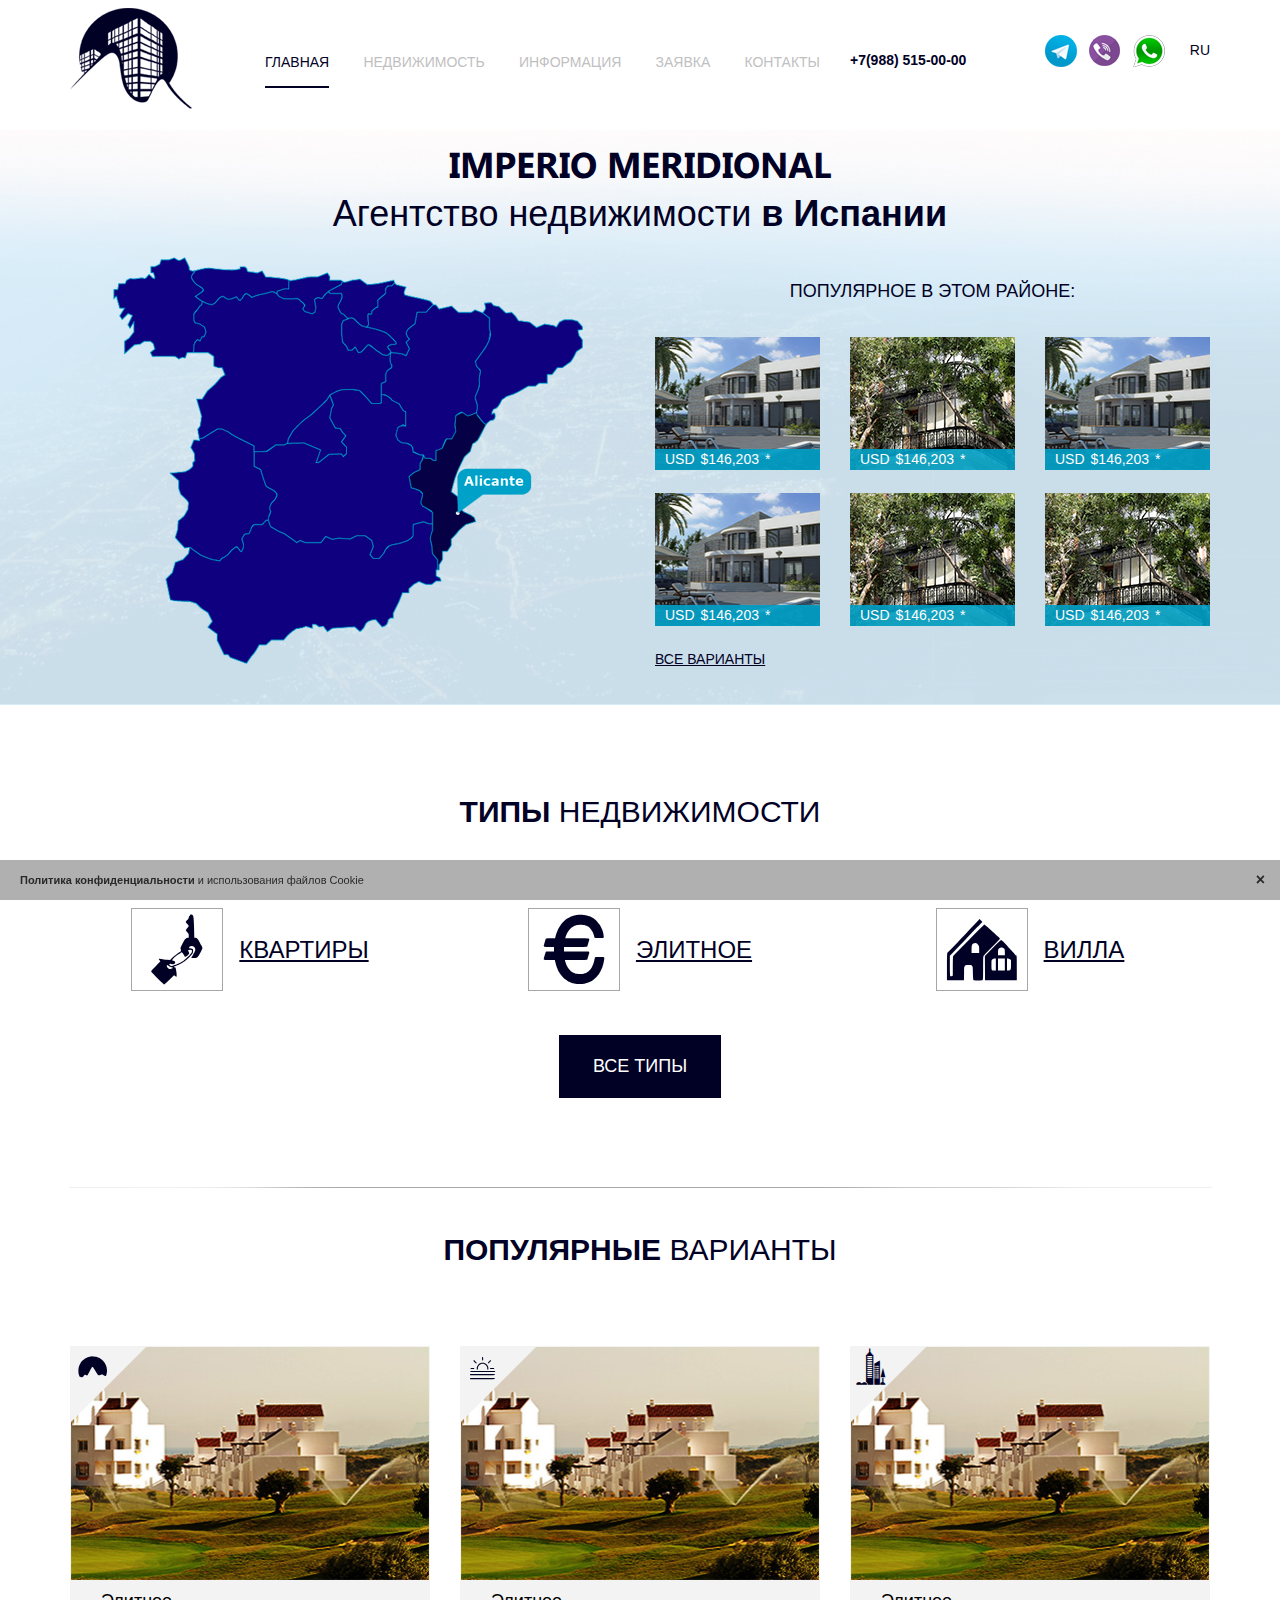
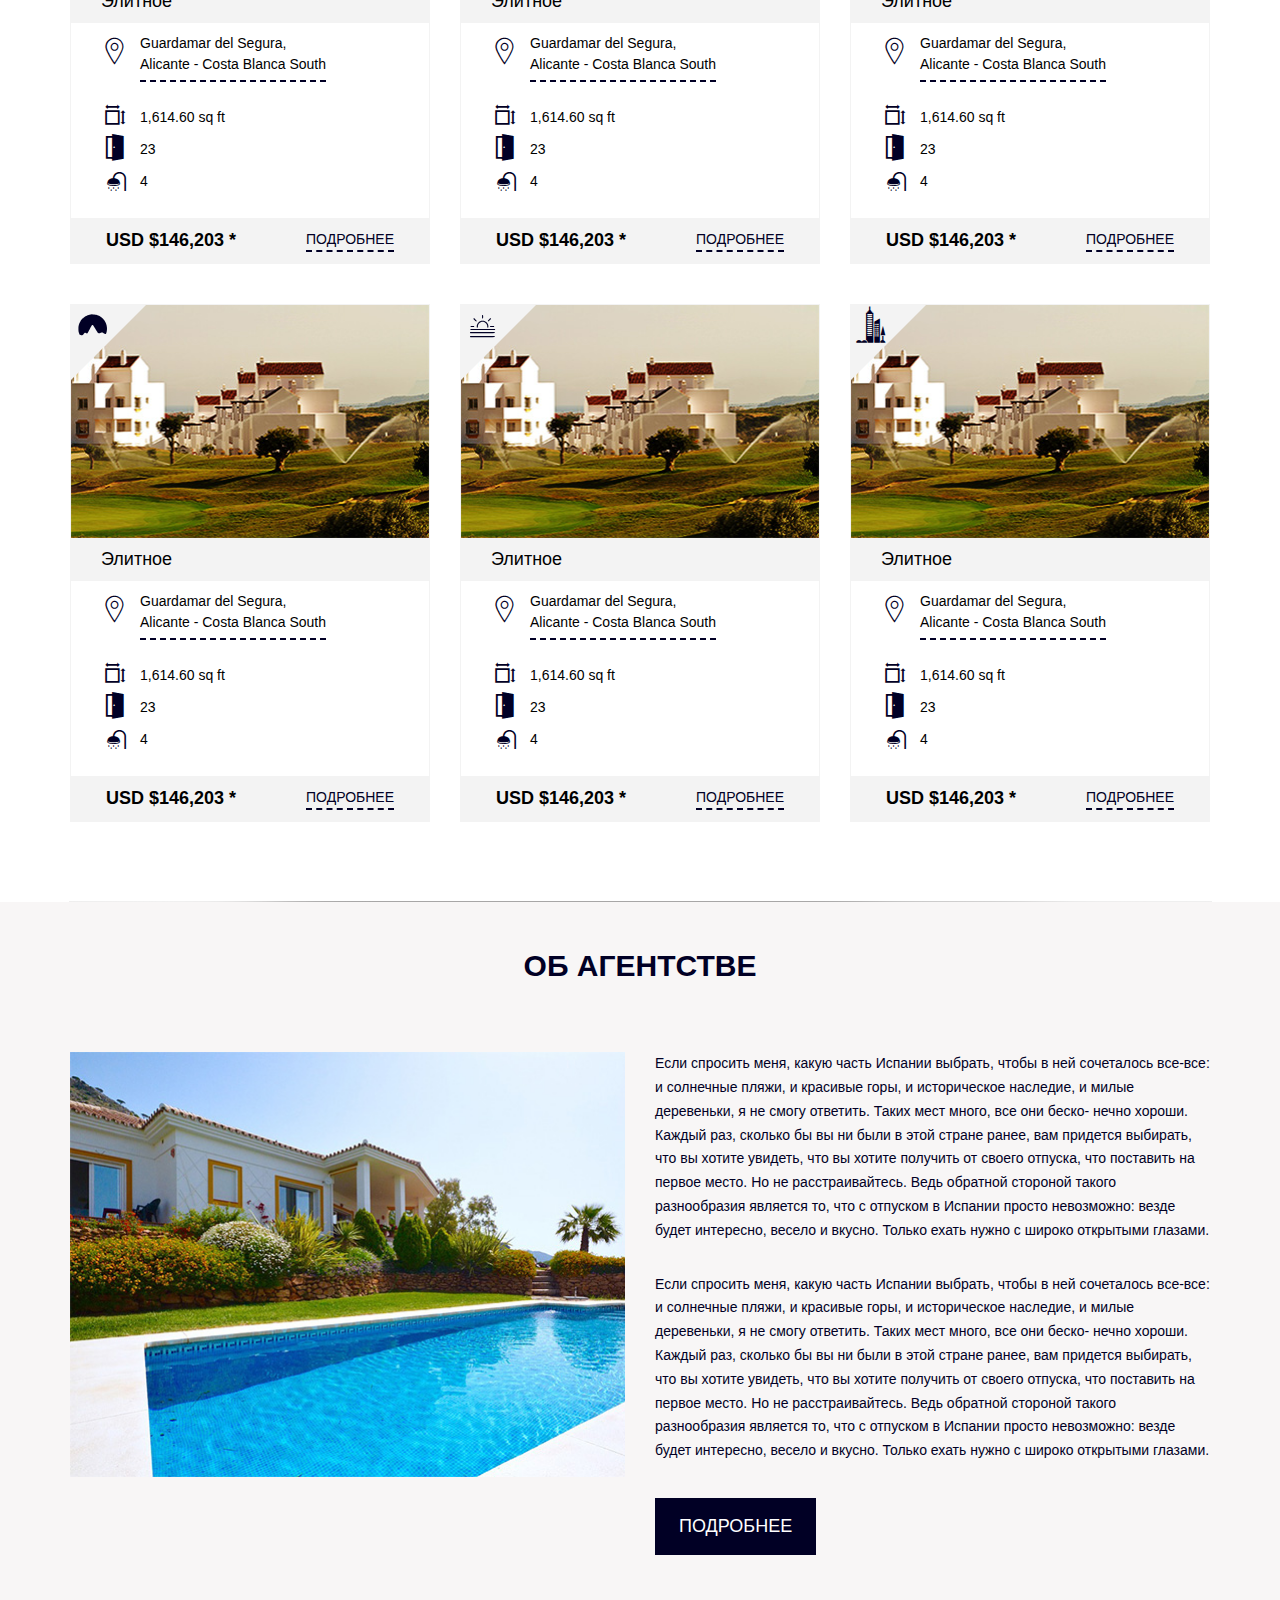
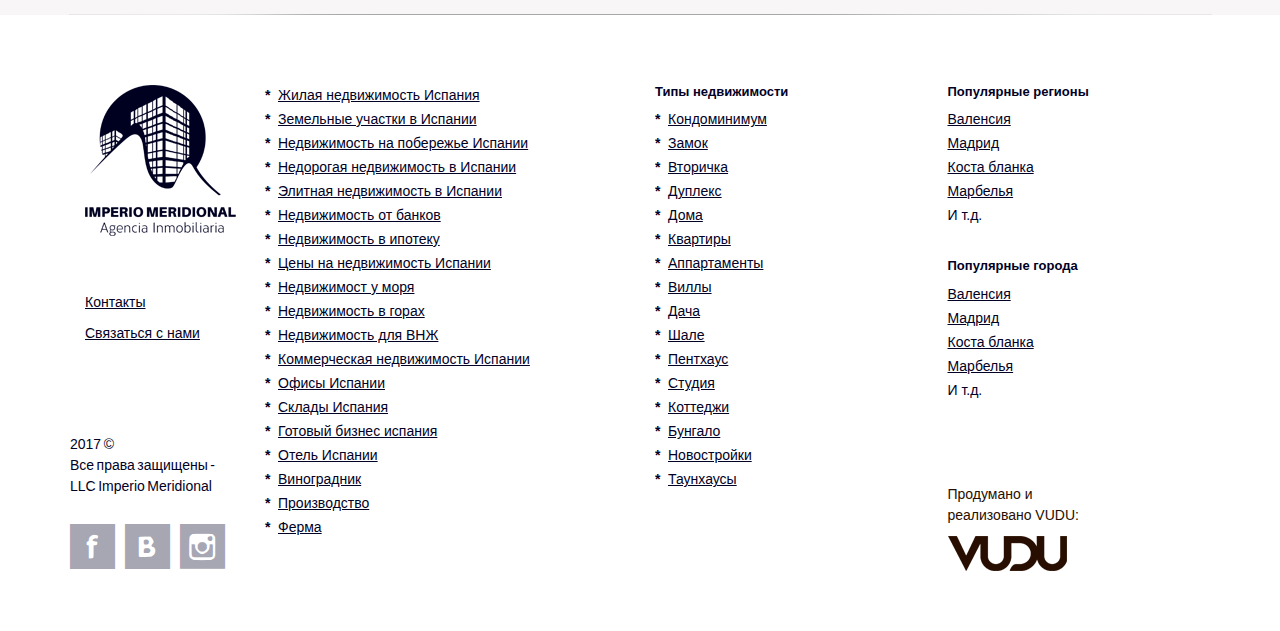
<file: index.html>
<!DOCTYPE html>
<html lang="en">
<head>
	<meta charset="UTF-8">
	<meta name="viewport" content="width=device-width, initial-scale=1.0">
	<meta http-equiv="X-UA-Compatible" content="ie=edge">
	<title>Document</title>
	<link rel="stylesheet" href="css/bootstrap.min.css">
	<!--calendar -->
	<link rel="stylesheet" href="css/bootstrap-datepicker.css">
	
	<link rel="stylesheet" href="css/main.css">

	<!--[if lt IE 9]>
      <script src="https://oss.maxcdn.com/html5shiv/3.7.2/html5shiv.min.js"></script>
      <script src="https://oss.maxcdn.com/respond/1.4.2/respond.min.js"></script>
    <![endif]-->
</head>
<body>
	<div class="wrapper">
		<header class="header">
			<div class="container">
					<div class="row">
						<div class="col-md-2 col-sm-2 col-xs-2 ">
							<div class="header_logo">
								<a href="#">
									<img src="images/logo.png" alt="logo">
									<span>IMPERIO MERIDIONAL</span>
								</a>
							</div>
						</div>
						<div class="col-md-6 col-md-offset-0 col-sm-3 col-sm-offset-7 col-xs-3 col-xs-offset-7">
							<div class="header_navbar_block">
								<div class="header_navbar">
									<button type="button" class="navbar-toggle">
						        <span class="icon-bar"></span>
						        <span class="icon-bar"></span>
						        <span class="icon-bar"></span>
						      </button>
									 <ul class="header_nav">
										  <li class="active"><a href="#">Главная</a></li>
										   <li><a href="#">Недвижимость</a></li>
										  <li><a href="#">Информация</a></li>
										  <li><span class="header_subscribe">Заявка</span></li>
										  <li><a href="#">Контакты</a></li>
										</ul>
								</div>
						</div>
						</div>
						<div class="col-md-2 header_contacts">
								<span class="phone">
									+7(988) 515-00-00
								</span>
						</div>
						<div class="col-md-2 header_icon">
								<ul class="header_icon_block">
									<li><a class="bg-tg" href="">Telegram</a></li>
									<li><a class="bg-v" href="">Viber</a></li>
									<li><a class="bg-wu" href="">Watsup</a></li>
								</ul>
								<div class="dropdown">
					        <a class="dropdown-toggle" data-toggle="dropdown" href="#">RU</a>
					        <ul class="dropdown-menu">
					          <li><a href="#"><i class="bg-esp"></i>Esp</a></li>
					          <li><a href="#"><i class="bg-us"></i>Eng</a></li>
					           <li><a href="#"><i class="bg-ru"></i>RU</a></li>
					        </ul>
								</div>
						</div>
					</div>
					</div>
		</header>

		<main class="main">
			<div class="promo_map">
				<div class="promo_map_header">
					<div class="container">
						<div class="row">
							<div class="col-md-12 col-sm-12 col-xs-12">
								<h1>
									<em>Imperio Meridional</em> 
									<span>
										Агентство недвижимости <strong>в Испании</strong>
									</span>
								</h1>
							</div>
						</div>
							<div class="row">
							<div class="col-md-6 col-sm-12 col-xs-12">
								<div class="map_block">
										<img src="images/map.png" alt="">
								</div>
							</div>
							<div class="col-md-6 col-sm-12 col-xs-12">
								<div class="map_product">
										<h3>Популярное в этом районе:</h3>
										<div class="map_product_block">
											<div class="row">
												<div class="col-md-4 col-sm-4 col-xs-4">
													<div class="map_product_block_item">
															<img src="images/prod1.jpg" alt="">
															<div class="map_product_block_item_price">
																<span class="currency">usd</span>
																<span class="price"><span class="symbol">$</span>146,203</span>
																<span class="bookmark">*</span>
															</div>
													</div>
													<div class="map_product_block_item">
															<img src="images/prod1.jpg" alt="">
															<div class="map_product_block_item_price">
																<span class="currency">usd</span>
																<span class="price"><span class="symbol">$</span>146,203</span>
																<span class="bookmark">*</span>
															</div>
													</div>
												</div>
												<div class="col-md-4 col-sm-4 col-xs-4">
													<div class="map_product_block_item">
															<img src="images/prod2.jpg" alt="">
															<div class="map_product_block_item_price">
																<span class="currency">usd</span>
																<span class="price"><span class="symbol">$</span>146,203</span>
																<span class="bookmark">*</span>
															</div>
													</div>
													<div class="map_product_block_item">
															<img src="images/prod2.jpg" alt="">
															<div class="map_product_block_item_price">
																<span class="currency">usd</span>
																<span class="price"><span class="symbol">$</span>146,203</span>
																<span class="bookmark">*</span>
															</div>
													</div>
												</div>
												<div class="col-md-4 col-sm-4 col-xs-4">
													<div class="map_product_block_item">
															<img src="images/prod1.jpg" alt="">
															<div class="map_product_block_item_price">
																<span class="currency">usd</span>
																<span class="price"><span class="symbol">$</span>146,203</span>
																<span class="bookmark">*</span>
															</div>
													</div>
													<div class="map_product_block_item">
															<img src="images/prod2.jpg" alt="">
															<div class="map_product_block_item_price">
																<span class="currency">usd</span>
																<span class="price"><span class="symbol">$</span>146,203</span>
																<span class="bookmark">*</span>
															</div>
													</div>
												</div>
											</div>
										</div>
										<a href="">Все варианты</a>
								</div>
							</div>
					</div>
				</div>
			</div>	
			</div>
			<div class="features_main">
				<div class="features_main_header">
					<div class="container">
						<div class="row">
							<div class="col-md-12 col-sm-12 col-xs-12">
								<h4><strong>Типы</strong> недвижимости</h4>
							</div>
						</div>
					</div>
				</div>
				<div class="features_main_items">
					<div class="container">
						<div class="row">
							<div class="col-md-4 col-sm-4 col-xs-4">
								<div class="features_main_items_block">
								<span><i class="icon-cXu7AR3rfw"></i></span>
								<a class="features_main_item" href="">Квартиры</a>
								</div>
							</div>
							<div class="col-md-4 col-sm-4 col-xs-4">
									<div class="features_main_items_block">
								<span><i class="icon-LhMNypjf9s"></i></span>
								<a class="features_main_item" href="">Элитное</a>
							</div>
							</div>
							<div class="col-md-4 col-sm-4 col-xs-4">
									<div class="features_main_items_block">
								<span><i class="icon-thxulzOVbU"></i></span>
								<a class="features_main_item" href="">Вилла</a>
							</div>
							</div>
						</div>
					</div>
				</div>
				<div class="features_main_link">
					<div class="container">
						<div class="row">
							<div class="col-md-12 col-sm-12 col-xs-12">
								<a href="">Все типы</a>
							</div>
						</div>
					</div>
				</div>
			</div>
				<div class="popular_main">
					<div class="popular_main_header">
					<div class="container">
						<div class="row">
							<div class="col-md-12 col-sm-12 col-xs-12">
								<h4><strong>Популярные </strong> варианты</h4>
							</div>
						</div>
					</div>
				</div>
				<div class="popular_main_items">
					<div class="container">
						<div class="row">
							<div class="col-md-4 col-sm-6 col-xs-12">
								<div class="popular_main_item_block">
									<div class="popular_main_item_block_img">
										<i class="icon-HKTUnlT9sr"></i>
										<img src="images/popular.jpg" alt="">
									</div>
									<div class="popular_main_item_block_type">
										<span>Элитное </span>
									</div>
									<ul class="popular_main_item_block_desk">
										<li class="location">
											<span class="icon"><i class="icon-WAqf3x8n3I"></i></span>
											<span class="desk black">Guardamar del Segura, <br> Alicante - Costa Blanca South </span>
										</li>
										<li>
											<span class="icon"><i class="icon-ArBukpLo"></i></span>
											<span class="black">1,614.60 sq ft </span>
										</li>
										<li>
											<span class="icon"><i class="icon-r8COw2Ahsn"></i></span>
											<span class="black">23 </span>
										</li>
										<li>
											<span class="icon"><i class="icon-vyKaH0adjA"></i></span>
											<span class="black">4 </span>
										</li>
									</ul>
									<div class="popular_main_item_block_price">
										<div class="price_block">
										<span class="currency">usd</span>
																<span class="price"><span class="symbol">$</span>146,203</span>
																<span class="bookmark">*</span>
											</div>
											<a href="">Подробнее</a>
									</div>
								</div>
																<div class="popular_main_item_block">
									<div class="popular_main_item_block_img">
										<i class="icon-HKTUnlT9sr"></i>
										<img src="images/popular.jpg" alt="">
									</div>
									<div class="popular_main_item_block_type">
										<span>Элитное </span>
									</div>
									<ul class="popular_main_item_block_desk">
										<li class="location">
											<span class="icon"><i class="icon-WAqf3x8n3I"></i></span>
											<span class="desk black">Guardamar del Segura, <br> Alicante - Costa Blanca South </span>
										</li>
										<li>
											<span class="icon"><i class="icon-ArBukpLo"></i></span>
											<span class="black">1,614.60 sq ft </span>
										</li>
										<li>
											<span class="icon"><i class="icon-r8COw2Ahsn"></i></span>
											<span class="black">23 </span>
										</li>
										<li>
											<span class="icon"><i class="icon-vyKaH0adjA"></i></span>
											<span class="black">4 </span>
										</li>
									</ul>
									<div class="popular_main_item_block_price">
										<div class="price_block">
										<span class="currency">usd</span>
																<span class="price"><span class="symbol">$</span>146,203</span>
																<span class="bookmark">*</span>
											</div>
											<a href="">Подробнее</a>
									</div>
								</div>
							</div>
							<div class="col-md-4 col-sm-6 col-xs-12">
								<div class="popular_main_item_block">
									<div class="popular_main_item_block_img">
										<i class="icon-LfRw3wjRQG"></i>
										<img src="images/popular.jpg" alt="">
									</div>
									<div class="popular_main_item_block_type">
										<span>Элитное </span>
									</div>
									<ul class="popular_main_item_block_desk">
										<li class="location">
											<span class="icon"><i class="icon-WAqf3x8n3I"></i></span>
											<span class="desk black">Guardamar del Segura, <br> Alicante - Costa Blanca South </span>
										</li>
										<li>
											<span class="icon"><i class="icon-ArBukpLo"></i></span>
											<span class="black">1,614.60 sq ft </span>
										</li>
										<li>
											<span class="icon"><i class="icon-r8COw2Ahsn"></i></span>
											<span class="black">23 </span>
										</li>
										<li>
											<span class="icon"><i class="icon-vyKaH0adjA"></i></span>
											<span class="black">4 </span>
										</li>
									</ul>
									<div class="popular_main_item_block_price">
										<div class="price_block">
										<span class="currency">usd</span>
																<span class="price"><span class="symbol">$</span>146,203</span>
																<span class="bookmark">*</span>
											</div>
											<a href="">Подробнее</a>
									</div>
								</div>
																<div class="popular_main_item_block">
									<div class="popular_main_item_block_img">
										<i class="icon-LfRw3wjRQG"></i>
										<img src="images/popular.jpg" alt="">
									</div>
									<div class="popular_main_item_block_type">
										<span>Элитное </span>
									</div>
									<ul class="popular_main_item_block_desk">
										<li class="location">
											<span class="icon"><i class="icon-WAqf3x8n3I"></i></span>
											<span class="desk black">Guardamar del Segura, <br> Alicante - Costa Blanca South </span>
										</li>
										<li>
											<span class="icon"><i class="icon-ArBukpLo"></i></span>
											<span class="black">1,614.60 sq ft </span>
										</li>
										<li>
											<span class="icon"><i class="icon-r8COw2Ahsn"></i></span>
											<span class="black">23 </span>
										</li>
										<li>
											<span class="icon"><i class="icon-vyKaH0adjA"></i></span>
											<span class="black">4 </span>
										</li>
									</ul>
									<div class="popular_main_item_block_price">
										<div class="price_block">
										<span class="currency">usd</span>
																<span class="price"><span class="symbol">$</span>146,203</span>
																<span class="bookmark">*</span>
											</div>
											<a href="">Подробнее</a>
									</div>
								</div>
							</div>
							<div class="col-md-4 col-sm-12 col-xs-12 popular_main_items_block">
								<div class="popular_main_item_block">
									<div class="popular_main_item_block_img">
										<i class="icon-xku51hQ7C4"></i>
										<img src="images/popular.jpg" alt="">
									</div>
									<div class="popular_main_item_block_type">
										<span>Элитное </span>
									</div>
									<ul class="popular_main_item_block_desk">
										<li class="location">
											<span class="icon"><i class="icon-WAqf3x8n3I"></i></span>
											<span class="desk black">Guardamar del Segura, <br> Alicante - Costa Blanca South </span>
										</li>
										<li>
											<span class="icon"><i class="icon-ArBukpLo"></i></span>
											<span class="black">1,614.60 sq ft </span>
										</li>
										<li>
											<span class="icon"><i class="icon-r8COw2Ahsn"></i></span>
											<span class="black">23 </span>
										</li>
										<li>
											<span class="icon"><i class="icon-vyKaH0adjA"></i></span>
											<span class="black">4 </span>
										</li>
									</ul>
									<div class="popular_main_item_block_price">
										<div class="price_block">
										<span class="currency">usd</span>
																<span class="price"><span class="symbol">$</span>146,203</span>
																<span class="bookmark">*</span>
											</div>
											<a href="">Подробнее</a>
									</div>
								</div>
																<div class="popular_main_item_block">
									<div class="popular_main_item_block_img">
										<i class="icon-xku51hQ7C4"></i>
										<img src="images/popular.jpg" alt="">
									</div>
									<div class="popular_main_item_block_type">
										<span>Элитное </span>
									</div>
									<ul class="popular_main_item_block_desk">
										<li class="location">
											<span class="icon"><i class="icon-WAqf3x8n3I"></i></span>
											<span class="desk black">Guardamar del Segura, <br> Alicante - Costa Blanca South </span>
										</li>
										<li>
											<span class="icon"><i class="icon-ArBukpLo"></i></span>
											<span class="black">1,614.60 sq ft </span>
										</li>
										<li>
											<span class="icon"><i class="icon-r8COw2Ahsn"></i></span>
											<span class="black">23 </span>
										</li>
										<li>
											<span class="icon"><i class="icon-vyKaH0adjA"></i></span>
											<span class="black">4 </span>
										</li>
									</ul>
									<div class="popular_main_item_block_price">
										<div class="price_block">
										<span class="currency">usd</span>
																<span class="price"><span class="symbol">$</span>146,203</span>
																<span class="bookmark">*</span>
											</div>
											<a href="">Подробнее</a>
									</div>
								</div>
							</div>
						</div>
					</div>
				</div>
			</div>
			<div class="text_main">
				<div class="text_main_header">
					<div class="container">
						<div class="row">
							<div class="col-md-12 col-sm-12 col-xs-12">
								<h2>Об агентстве</h2>
							</div>
					</div>
					</div>
				</div>
				<div class="text_main_block">
					<div class="container">
						<div class="row">
							<div class="col-md-6 col-sm-6 col-xs-12">
								<div class="text_main_block_img">
										<img src="images/text_img.jpg" alt="">
								</div>	
							</div>
							<div class="col-md-6 col-sm-6 col-xs-12">
								<div class="text_main_block_content">
										<p>Если спросить меня, какую часть Испании выбрать, чтобы в ней сочеталось 
										все-все: и солнечные пляжи, и красивые горы, и историческое наследие,
										и милые деревеньки, я не смогу ответить. Таких мест много, все они беско-
										нечно хороши. Каждый раз, сколько бы вы ни были в этой стране ранее,
										вам придется выбирать, что вы хотите увидеть, что вы хотите получить 
										от своего отпуска, что поставить на первое место. Но не расстраивайтесь.
										Ведь обратной стороной такого разнообразия является то, что с отпуском
										в Испании просто невозможно: везде будет интересно, весело и вкусно. 
										Только ехать нужно с широко открытыми глазами. </p>
										<p>Если спросить меня, какую часть Испании выбрать, чтобы в ней сочеталось 
										все-все: и солнечные пляжи, и красивые горы, и историческое наследие,
										и милые деревеньки, я не смогу ответить. Таких мест много, все они беско-
										нечно хороши. Каждый раз, сколько бы вы ни были в этой стране ранее,
										вам придется выбирать, что вы хотите увидеть, что вы хотите получить 
										от своего отпуска, что поставить на первое место. Но не расстраивайтесь.
										Ведь обратной стороной такого разнообразия является то, что с отпуском
										в Испании просто невозможно: везде будет интересно, весело и вкусно. 
										Только ехать нужно с широко открытыми глазами. </p>
											
								</div>	
							</div>
							<div class="col-md-6 col-sm-6 col-sm-offset-6 col-md-offset-6 col-xs-12 text_main_block">
								<a class="text_main_link" href="">Подробнее</a>
							</div>
					</div>
					</div>
				</div>
			</div>
		</main>

		<footer class="footer">
				<div class="container">
					<div class="row">
						<div class="col-md-3 col-lg-2 col-sm-9 col-xs-10 footer_left_block">
								<div class="footer_logo col-md-12 col-sm-4 col-xs-3">
								<a href="#">
									<img src="images/logo2.png" alt="logo">
									<span>IMPERIO MERIDIONAL</span>
								</a>
							</div>
							<div class="footer_contacts col-md-12 col-sm-4 col-xs-3">
								<a href="#">
									Контакты
								</a>
								<a href="#">
									Связаться с нами
								</a>
							</div>
							<div class="footer_center_block col-md-12 col-sm-4 col-xs-5">
							<div class="footer_copyright">
								<span>
									2017 © 
								</span>
								<span>
									Все права защищены - 
									LLC Imperio Meridional
								</span>
							</div>
							<div class="footer_social">
								<a href=""><i class="icon-raEx3q0gKJ"></i></a>
								<a href=""><i class="icon-ipIXFU8DEO"></i></a>
								<a href=""><i class="icon-EIAXh26hsl"></i></a>

							</div>
							</div>
						</div>
						<div class="col-lg-4 col-md-4 visible-md visible-lg">
							<ul class="main_footer_links">
								<li><a href="">Жилая недвижимость Испания</a></li>
								<li><a href="">Земельные участки в Испании</a></li>
								<li><a href="">Недвижимость на побережье Испании</a></li>
								<li><a href="">Недорогая недвижимость в Испании</a></li>
								<li><a href="">Элитная недвижимость в Испании</a></li>
								<li><a href="">Недвижимость от банков</a></li>
								<li><a href="">Недвижимость в ипотеку</a></li>
								<li><a href="">Цены на недвижимость Испании</a></li>
								<li><a href="">Недвижимост у моря</a></li>
								<li><a href="">Недвижимость в горах</a></li>
								<li><a href="">Недвижимость для ВНЖ</a></li>
								<li><a href="">Коммерческая недвижимость Испании</a></li>
								<li><a href="">Офисы Испании</a></li>
								<li><a href="">Склады Испания</a></li>
								<li><a href="">Готовый бизнес испания</a></li>
								<li><a href="">Отель Испании</a></li>
								<li><a href="">Виноградник</a></li>
								<li><a href="">Производство</a></li>
								<li><a href="">Ферма</a></li>
							</ul>
					 	</div>
					 	<div class="col-lg-2 col-md-2 visible-md visible-lg">
					 		<div class="footer_links_type">
					 			<h6>Типы недвижимости</h6>
								<ul>
									<li><a href="">Кондоминимум</a></li>
									<li><a href="">Замок</a></li>
									<li><a href="">Вторичка</a></li>
									<li><a href="">Дуплекс</a></li>
									<li><a href="">Дома</a></li>
									<li><a href="">Квартиры</a></li>
									<li><a href="">Аппартаменты</a></li>
									<li><a href="">Виллы</a></li>
									<li><a href="">Дача</a></li>
									<li><a href="">Шале</a></li>
									<li><a href="">Пентхаус</a></li>
									<li><a href="">Студия</a></li>
									<li><a href="">Коттеджи</a></li>
									<li><a href="">Бунгало</a></li>
									<li><a href="">Новостройки</a></li>
									<li><a href="">Таунхаусы</a></li>
								</ul>
					 		</div>
					 	</div>
					 	 	<div class="col-lg-2 col-md-2 col-lg-offset-1  col-sm-3 col-xs-2 footer_right_block">
							<div class="footer_links_regions">
					 			<h6>Популярные регионы</h6>
								<ul>
									<li><a href="">Валенсия</a></li>
									<li><a href="">Мадрид</a></li>
									<li><a href="">Коста бланка</a></li>
									<li><a href="">Марбелья</a></li>
									<li><a href="">И т.д.</a></li>
								</ul>
					 		</div>
					 		<div class="footer_links_regions">
					 			<h6>Популярные города</h6>
								<ul>
									<li><a href="">Валенсия</a></li>
									<li><a href="">Мадрид</a></li>
									<li><a href="">Коста бланка</a></li>
									<li><a href="">Марбелья</a></li>
									<li><a href="">И т.д.</a></li>
								</ul>
					 		</div>
					 		<div class="footer_dev_link">
								<a href="">
									<span>Продумано и реализовано VUDU:</span>
									<img src="images/vudu.png" alt="">
								</a>
					 		</div>
					 	 </div>
					</div>
				</div>
		</footer>
		
	</div>	

		<div class="privacy">
			<span class="privacy_text"><strong>Политика конфиденциальности</strong> и использования файлов Cookie</span>
			<span class="privacy_close">&#215;</span>
		</div>

	<div class="wrapper_filter" id="form1">
		<div class="closfon"></div>
		<div class="form_main" >
		<form action="" method="POST" role="form">
			<legend>Заполните заявку</legend>
			<div class="form_field_top">
				<span class="error">Неверно заполнен телефон</span>
				<div class="form-group">
					<label for="">Имя</label>
					<input type="text" class="success_input" id="" >
				</div>
				<div class="form-group">
					<label for="">E-mail</label>
					<input type="text" class="" id="" >
				</div>
				<div class="form-group">
					<label for="">Телефон</label>
					<input type="text" class="" id="" >
				</div>
			</div>
			<span class="form_message__note">Поля отмеченные <span>*</span> обязательны для заполнения</span>

			<div class="additional_information">Сообщите нам больше информации о вас, и мы сэкономим ваше время и 
				подготовим для вас все необходимые сведения.
			</div>
			<div class="additional_information_main_wrapp">
				<div class="additional_information_main">
					<div class="additional_information_block">
						<div class="form-group">
							<h6>Страна проживания (гражданство)</h6>
							<input type="text" class="" id="" >
						</div>
						<div class="form-group">
							<h6>Цель покупки</h6>
							<ul class="form-group_checkbox hiddens">
								<li>
										<input type="checkbox" class="css-checkbox" id="checkboxH1"  value="">
										<label for="checkboxH1" class="css-label">
										</label>
										<span>Для постоянного проживания</span>
									</li>
								<li>
										<input type="checkbox" class="css-checkbox" id="checkboxH2"  value="">
										<label for="checkboxH2" class="css-label">
										</label>
										<span>Для  получения ВНЖ</span>
									</li>
									<li>
										<input type="checkbox" class="css-checkbox" id="checkboxH3"  value="">
										<label for="checkboxH3" class="css-label">
										</label>
										<span>Для сдачи в аренду</span>
									</li>
									<li>
										<input type="checkbox" class="css-checkbox" id="checkboxH4"  value="">
										<label for="checkboxH4" class="css-label">
										</label>
										<span>Для инвестиций</span>
									</li>
									<li>
										<input type="checkbox" class="css-checkbox" id="checkboxH5"  value="">
										<label for="checkboxH5" class="css-label">
										</label>
										<span>Для отдыха</span>
									</li>
							</ul>
						</div>
					
					</div>
					<div class="additional_information_block">
						<div class="form-group">
							<h6>Предпочитаемый язык </h6>
							<ul class="form-group_checkbox inline">
								<li>
										<input type="checkbox" class="css-checkbox" id="checkboxE1"  value="">
										<label for="checkboxE1" class="css-label">
										</label>
										<span>Русский</span>
									</li>
								<li>
										<input type="checkbox" class="css-checkbox" id="checkboxE2"  value="">
										<label for="checkboxE2" class="css-label">
										</label>
										<span>Английский</span>
									</li>
									<li>
										<input type="checkbox" class="css-checkbox" id="checkboxE3"  value="">
										<label for="checkboxE3" class="css-label">
										</label>
										<span>Испанский</span>
									</li>
							</ul>
						</div>
						<div class="form-group">
							<h6>Когда вы планируете приехать для просмотра объектов?</h6>
							<div class="input_group calendar_block">
								<input type="text" class="" id="" placeholder="От" >
								<input type="text" class="" id="" placeholder="До" >
							</div>
						</div>
						<div class="form-group">
							<h6>Нужно ли вас встретить в аэропорту? </h6>
							<ul class="form-group_checkbox inline color">
								<li>
										<input  type="radio" class="css-checkbox checkboxF1" id="checkboxF1" name="1" value="">
										<label for="checkboxF1" class="css-label">
										</label>
										<span>Да</span>
									</li>
								<li>
										<input  type="radio" class="css-checkbox checkboxF2" id="checkboxF2" name="1"  value="">
										<label for="checkboxF2" class="css-label">
										</label>
										<span>Нет</span>
									</li>
							</ul>
						</div>
						<div class="form-group checkboxF1_hide">
							<div class="input_group small">


								<div class="input_wrapp calendar_block"><input type="text" class=""  placeholder="Введите дату прилета" >
									<span>calendar</span>
								</div>
								<input type="text"   placeholder="Номер рейса" >
								<input type="text" class="full"  placeholder="Название аэропорта" >
								
							</div>
							
						</div>
					</div>
						<div class="close_inf">Свернуть</div>
					</div>

					<button type="button" class="">Отправить заявку</button>
				</div>	
		</form>
		<div class="form_main_selected">
			<div class="form_main_selected_header">
				<h4>Выбранные объекты</h4>
			</div>
				<div class="form_main_selected_block">
					<div class="catalog_products_item form_selected_item">
										<h5> Аликанте, вилла на берегу моря</h5>

										<div class="catalog_products_item_control">
											<span class="item_close_hidden">&#215;</span>
										</div>

										<div class="form_selected_item_cover">
											<span class="item_close_reverse">Вернуть объект в заявку</span>
										</div>

										<div class="catalog_products_item_block">
											<div class="img_wrapp">
												<img src="images/prod1.jpg" alt="">
											</div>
											<div class="text_wrapp">
													<div class="price_block">
															<span>Цена:</span>
																<span class="price"><span class="symbol">$</span>146,203</span>
																<span class="bookmark">*</span>
														</div>
														<a class="location" href="">
																<span class="icon"><i class="icon-WAqf3x8n3I"></i></span>
															<span class="desk black">Guardamar del Segura, <br> Alicante - Costa Blanca South </span>
														</a>
														<div class="type">
															<span>Тип недвижимости: <strong>Элитное</strong></span>
														</div>
														<ul class="features">
															<li>
																<span class="icon"><i class="icon-ArBukpLo"></i></span>
																<span class="black">1,614.60 sq ft </span>
															</li>
															<li>
																<span class="icon"><i class="icon-r8COw2Ahsn"></i></span>
																<span class="black">23 комнаты</span>
															</li>
															<li>
																<span class="icon"><i class="icon-vyKaH0adjA"></i></span>
																<span class="black">4 душа</span>
															</li>
														</ul>
													</div>
										</div>
										<div class="link">
											<a href="">
												Подробнее	
											</a>
										</div>
						</div>

					<div class="catalog_products_item form_selected_item">
										<h5> Аликанте, вилла на берегу моря</h5>
										<div class="catalog_products_item_control">
											<span class="item_close_hidden">&#215;</span>
										</div>
										<div class="form_selected_item_cover">
											<span class="item_close_reverse">Вернуть объект в заявку</span>
										</div>
										<div class="catalog_products_item_block">
											<div class="img_wrapp">
												<img src="images/prod1.jpg" alt="">
											</div>
											<div class="text_wrapp">
													<div class="price_block">
															<span>Цена:</span>
																<span class="price"><span class="symbol">$</span>146,203</span>
																<span class="bookmark">*</span>
														</div>
														<a class="location" href="">
																<span class="icon"><i class="icon-WAqf3x8n3I"></i></span>
															<span class="desk black">Guardamar del Segura, <br> Alicante - Costa Blanca South </span>
														</a>
														<div class="type">
															<span>Тип недвижимости: <strong>Элитное</strong></span>
														</div>
														<ul class="features">
															<li>
																<span class="icon"><i class="icon-ArBukpLo"></i></span>
																<span class="black">1,614.60 sq ft </span>
															</li>
															<li>
																<span class="icon"><i class="icon-r8COw2Ahsn"></i></span>
																<span class="black">23 комнаты</span>
															</li>
															<li>
																<span class="icon"><i class="icon-vyKaH0adjA"></i></span>
																<span class="black">4 душа</span>
															</li>
														</ul>
													</div>
										</div>
										<div class="link">
											<a href="">
												Подробнее	
											</a>
										</div>
						</div>

						<div class="catalog_products_item form_selected_item">
										<h5> Аликанте, вилла на берегу моря</h5>
										<div class="catalog_products_item_control">
											<span class="item_close_hidden">&#215;</span>
										</div>
										<div class="form_selected_item_cover">
											<span class="item_close_reverse">Вернуть объект в заявку</span>
										</div>
										<div class="catalog_products_item_block">
											<div class="img_wrapp">
												<img src="images/prod1.jpg" alt="">
											</div>
											<div class="text_wrapp">
													<div class="price_block">
															<span>Цена:</span>
																<span class="price"><span class="symbol">$</span>146,203</span>
																<span class="bookmark">*</span>
														</div>
														<a class="location" href="">
																<span class="icon"><i class="icon-WAqf3x8n3I"></i></span>
															<span class="desk black">Guardamar del Segura, <br> Alicante - Costa Blanca South </span>
														</a>
														<div class="type">
															<span>Тип недвижимости: <strong>Элитное</strong></span>
														</div>
														<ul class="features">
															<li>
																<span class="icon"><i class="icon-ArBukpLo"></i></span>
																<span class="black">1,614.60 sq ft </span>
															</li>
															<li>
																<span class="icon"><i class="icon-r8COw2Ahsn"></i></span>
																<span class="black">23 комнаты</span>
															</li>
															<li>
																<span class="icon"><i class="icon-vyKaH0adjA"></i></span>
																<span class="black">4 душа</span>
															</li>
														</ul>
													</div>
										</div>
										<div class="link">
											<a href="">
												Подробнее	
											</a>
										</div>
						</div>

						<div class="catalog_products_item form_selected_item">
										<h5> Аликанте, вилла на берегу моря</h5>

										<div class="catalog_products_item_control">
											<span class="item_close_hidden">&#215;</span>
										</div>

										<div class="form_selected_item_cover">
											<span class="item_close_reverse">Вернуть объект в заявку</span>
										</div>

										<div class="catalog_products_item_block">
											<div class="img_wrapp">
												<img src="images/prod1.jpg" alt="">
											</div>
											<div class="text_wrapp">
													<div class="price_block">
															<span>Цена:</span>
																<span class="price"><span class="symbol">$</span>146,203</span>
																<span class="bookmark">*</span>
														</div>
														<a class="location" href="">
																<span class="icon"><i class="icon-WAqf3x8n3I"></i></span>
															<span class="desk black">Guardamar del Segura, <br> Alicante - Costa Blanca South </span>
														</a>
														<div class="type">
															<span>Тип недвижимости: <strong>Элитное</strong></span>
														</div>
														<ul class="features">
															<li>
																<span class="icon"><i class="icon-ArBukpLo"></i></span>
																<span class="black">1,614.60 sq ft </span>
															</li>
															<li>
																<span class="icon"><i class="icon-r8COw2Ahsn"></i></span>
																<span class="black">23 комнаты</span>
															</li>
															<li>
																<span class="icon"><i class="icon-vyKaH0adjA"></i></span>
																<span class="black">4 душа</span>
															</li>
														</ul>
													</div>
										</div>
										<div class="link">
											<a href="">
												Подробнее	
											</a>
										</div>
						</div>

					<div class="catalog_products_item form_selected_item">
										<h5> Аликанте, вилла на берегу моря</h5>
										<div class="catalog_products_item_control">
											<span class="item_close_hidden">&#215;</span>
										</div>
										<div class="form_selected_item_cover">
											<span class="item_close_reverse">Вернуть объект в заявку</span>
										</div>
										<div class="catalog_products_item_block">
											<div class="img_wrapp">
												<img src="images/prod1.jpg" alt="">
											</div>
											<div class="text_wrapp">
													<div class="price_block">
															<span>Цена:</span>
																<span class="price"><span class="symbol">$</span>146,203</span>
																<span class="bookmark">*</span>
														</div>
														<a class="location" href="">
																<span class="icon"><i class="icon-WAqf3x8n3I"></i></span>
															<span class="desk black">Guardamar del Segura, <br> Alicante - Costa Blanca South </span>
														</a>
														<div class="type">
															<span>Тип недвижимости: <strong>Элитное</strong></span>
														</div>
														<ul class="features">
															<li>
																<span class="icon"><i class="icon-ArBukpLo"></i></span>
																<span class="black">1,614.60 sq ft </span>
															</li>
															<li>
																<span class="icon"><i class="icon-r8COw2Ahsn"></i></span>
																<span class="black">23 комнаты</span>
															</li>
															<li>
																<span class="icon"><i class="icon-vyKaH0adjA"></i></span>
																<span class="black">4 душа</span>
															</li>
														</ul>
													</div>
										</div>
										<div class="link">
											<a href="">
												Подробнее	
											</a>
										</div>
						</div>

						<div class="catalog_products_item form_selected_item">
										<h5> Аликанте, вилла на берегу моря</h5>
										<div class="catalog_products_item_control">
											<span class="item_close_hidden">&#215;</span>
										</div>
										<div class="form_selected_item_cover">
											<span class="item_close_reverse">Вернуть объект в заявку</span>
										</div>
										<div class="catalog_products_item_block">
											<div class="img_wrapp">
												<img src="images/prod1.jpg" alt="">
											</div>
											<div class="text_wrapp">
													<div class="price_block">
															<span>Цена:</span>
																<span class="price"><span class="symbol">$</span>146,203</span>
																<span class="bookmark">*</span>
														</div>
														<a class="location" href="">
																<span class="icon"><i class="icon-WAqf3x8n3I"></i></span>
															<span class="desk black">Guardamar del Segura, <br> Alicante - Costa Blanca South </span>
														</a>
														<div class="type">
															<span>Тип недвижимости: <strong>Элитное</strong></span>
														</div>
														<ul class="features">
															<li>
																<span class="icon"><i class="icon-ArBukpLo"></i></span>
																<span class="black">1,614.60 sq ft </span>
															</li>
															<li>
																<span class="icon"><i class="icon-r8COw2Ahsn"></i></span>
																<span class="black">23 комнаты</span>
															</li>
															<li>
																<span class="icon"><i class="icon-vyKaH0adjA"></i></span>
																<span class="black">4 душа</span>
															</li>
														</ul>
													</div>
										</div>
										<div class="link">
											<a href="">
												Подробнее	
											</a>
										</div>
						</div>

					</div>
					<a href="" class="form_main_selected_link">Посмотреть все объекты</a>
					<button type="button" class="form_main_selected_button">Отправить заявку</button>
			</div>
		</div>
		</div>
</div>
<script src="https://code.jquery.com/jquery-2.2.4.min.js"></script>
 <script src="js/bootstrap.min.js"></script>
<!--calendar -->
    <script src="js/bootstrap-datepicker.min.js"></script>
   <script src="js/bootstrap-datepicker.ru.min.js"></script>
		
 <script> 
 	$('.calendar_block input').datepicker({
    language: "ru",
    orientation: "bottom auto"
});
 </script>
<!--calender -->
    <script src="js/imperio.js"></script>

</body>

</html>
</file>
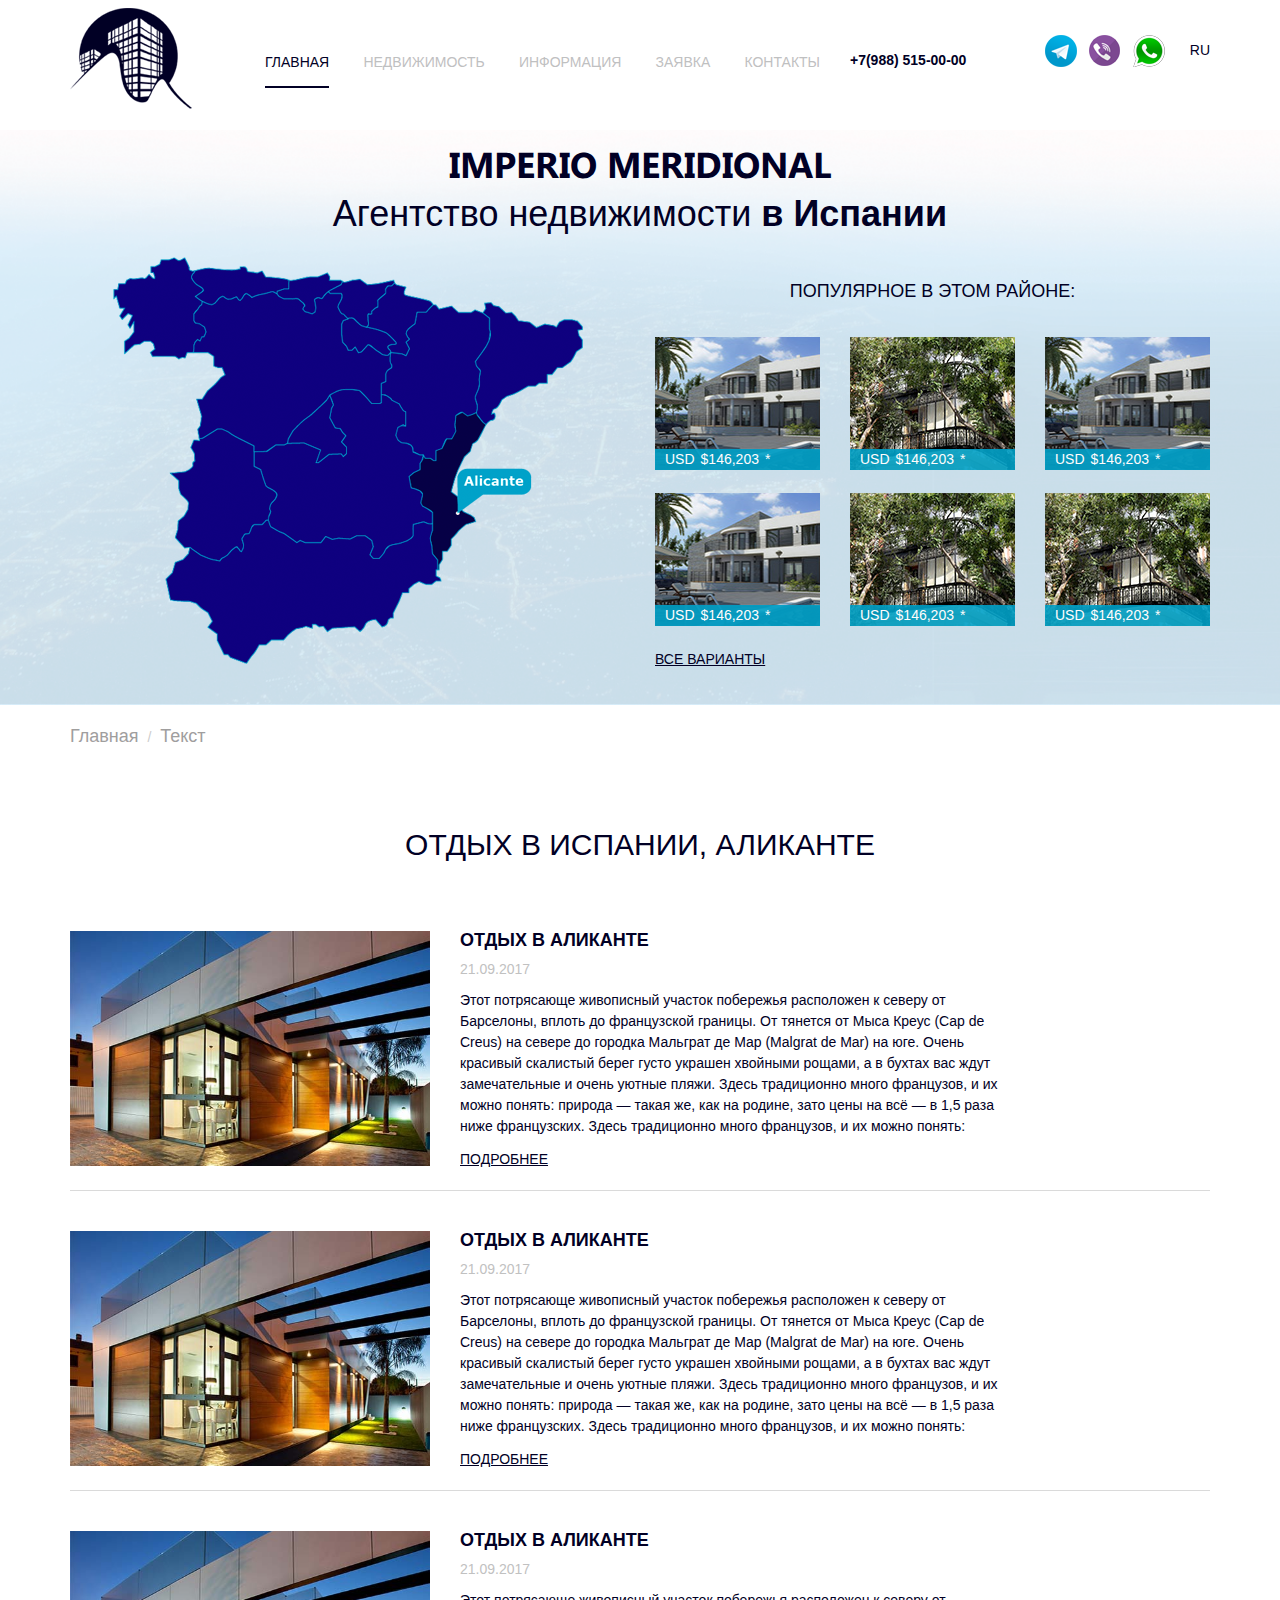
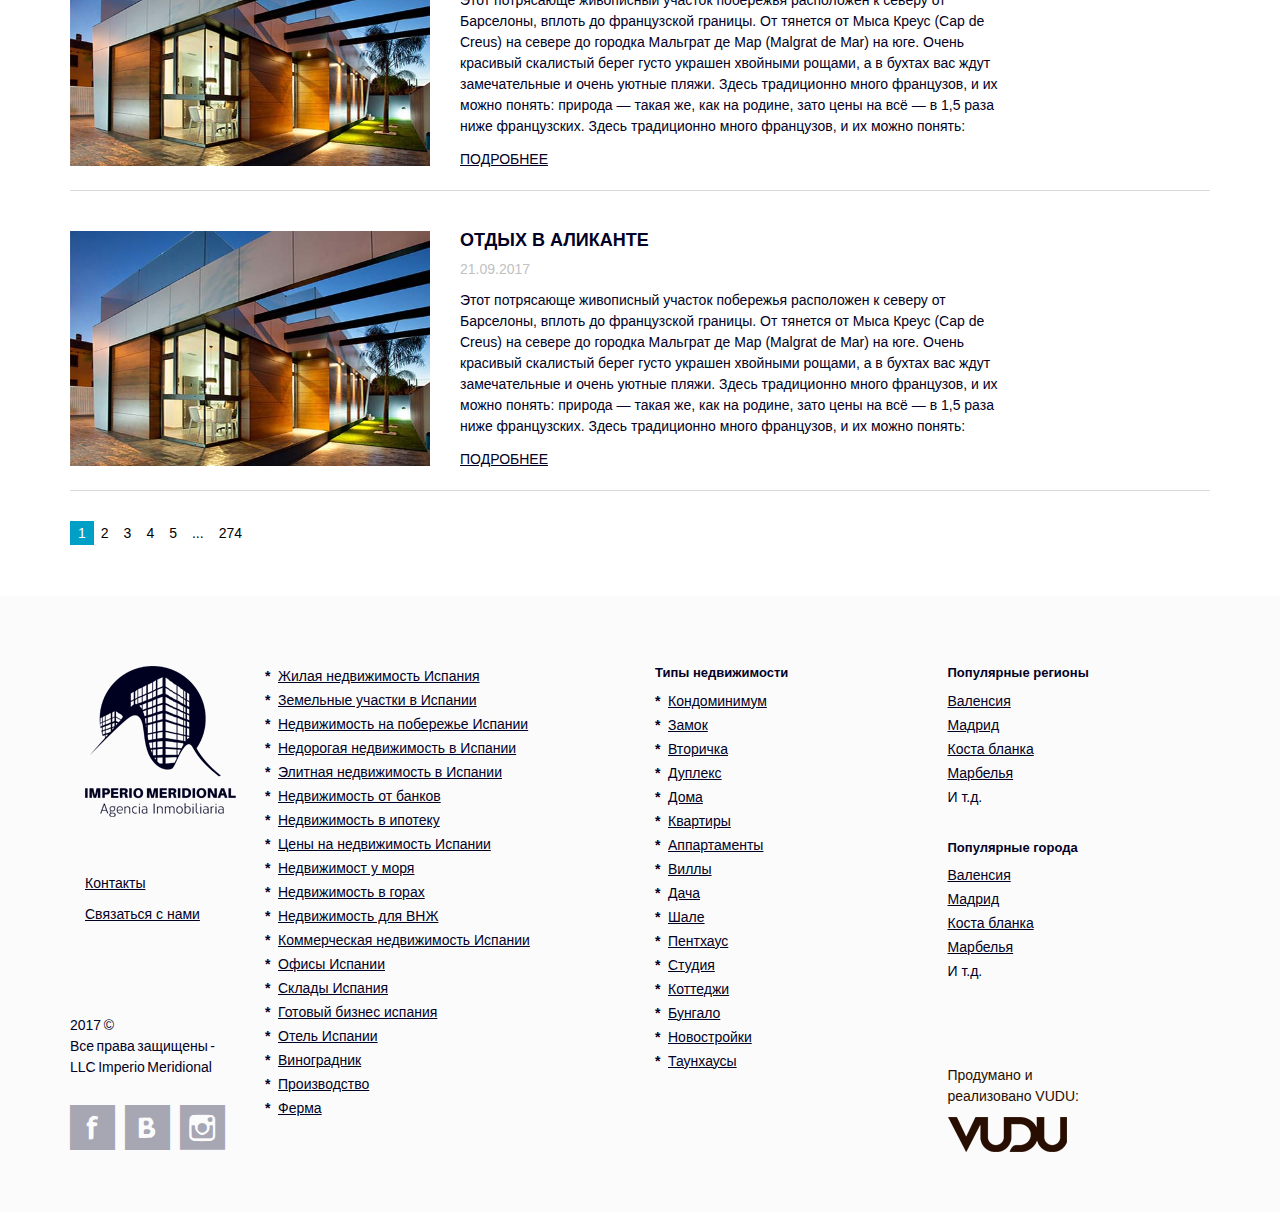
<file: announcements.html>
<!DOCTYPE html>
<html lang="en">
<head>
	<meta charset="UTF-8">
	<meta name="viewport" content="width=device-width, initial-scale=1.0">
	<meta http-equiv="X-UA-Compatible" content="ie=edge">
	<title>Document</title>
	<link rel="stylesheet" href="css/bootstrap.min.css">
	<link rel="stylesheet" href="css/main.css">

	<!--[if lt IE 9]>
      <script src="https://oss.maxcdn.com/html5shiv/3.7.2/html5shiv.min.js"></script>
      <script src="https://oss.maxcdn.com/respond/1.4.2/respond.min.js"></script>
    <![endif]-->
</head>
<body>
	<div class="wrapper">

			<header class="header header_short_mobile">
				<div class="container">
					<div class="row">
						<div class="col-md-2 col-sm-2 col-xs-2 ">
							<div class="header_logo">
								<a href="#">
									<img src="images/logo.png" alt="logo">
									<span>IMPERIO MERIDIONAL</span>
								</a>
							</div>
						</div>
						<div class="col-md-6 col-md-offset-0 col-sm-3 col-sm-offset-7 col-xs-3 col-xs-offset-7">
							<div class="header_navbar_block">
								<div class="header_navbar">
									<button type="button" class="navbar-toggle">
						        <span class="icon-bar"></span>
						        <span class="icon-bar"></span>
						        <span class="icon-bar"></span>
						      </button>
									 <ul class="header_nav">
										  <li class="active"><a href="#">Главная</a></li>
										   <li><a href="#">Недвижимость</a></li>
										  <li><a href="#">Информация</a></li>
										  <li><a href="#">Заявка</a></li>
										  <li><a href="#">Контакты</a></li>
										</ul>
								</div>
						</div>
						</div>
						<div class="col-md-2 header_contacts">
								<span class="phone">
									+7(988) 515-00-00
								</span>
						</div>
						<div class="col-md-2 header_icon">
								<ul class="header_icon_block">
									<li><a class="bg-tg" href="">Telegram</a></li>
									<li><a class="bg-v" href="">Viber</a></li>
									<li><a class="bg-wu" href="">Watsup</a></li>
								</ul>
								<div class="dropdown">
					        <a class="dropdown-toggle" data-toggle="dropdown" href="#">RU</a>
					        <ul class="dropdown-menu">
					          <li><a href="#"><i class="bg-esp"></i>Esp</a></li>
					          <li><a href="#"><i class="bg-us"></i>Eng</a></li>
					           <li><a href="#"><i class="bg-ru"></i>RU</a></li>
					        </ul>
								</div>
						</div>
					</div>
					</div>
		</header>

		<main class="main">
			<div class="promo_map visible-lg visible-md">
				<div class="promo_map_header">
					<div class="container">
						<div class="row">
							<div class="col-md-12">
								<h1>
									<em>Imperio Meridional</em> 
									<span>
										Агентство недвижимости <strong>в Испании</strong>
									</span>
								</h1>
							</div>
						</div>
							<div class="row">
							<div class="col-md-6">
								<div class="map_block">
										<img src="images/map.png" alt="">
								</div>
							</div>
							<div class="col-md-6">
								<div class="map_product">
										<h3>Популярное в этом районе:</h3>
										<div class="map_product_block">
											<div class="row">
												<div class="col-md-4">
													<div class="map_product_block_item">
															<img src="images/prod1.jpg" alt="">
															<div class="map_product_block_item_price">
																<span class="currency">usd</span>
																<span class="price"><span class="symbol">$</span>146,203</span>
																<span class="bookmark">*</span>
															</div>
													</div>
													<div class="map_product_block_item">
															<img src="images/prod1.jpg" alt="">
															<div class="map_product_block_item_price">
																<span class="currency">usd</span>
																<span class="price"><span class="symbol">$</span>146,203</span>
																<span class="bookmark">*</span>
															</div>
													</div>
												</div>
												<div class="col-md-4">
													<div class="map_product_block_item">
															<img src="images/prod2.jpg" alt="">
															<div class="map_product_block_item_price">
																<span class="currency">usd</span>
																<span class="price"><span class="symbol">$</span>146,203</span>
																<span class="bookmark">*</span>
															</div>
													</div>
													<div class="map_product_block_item">
															<img src="images/prod2.jpg" alt="">
															<div class="map_product_block_item_price">
																<span class="currency">usd</span>
																<span class="price"><span class="symbol">$</span>146,203</span>
																<span class="bookmark">*</span>
															</div>
													</div>
												</div>
												<div class="col-md-4">
													<div class="map_product_block_item">
															<img src="images/prod1.jpg" alt="">
															<div class="map_product_block_item_price">
																<span class="currency">usd</span>
																<span class="price"><span class="symbol">$</span>146,203</span>
																<span class="bookmark">*</span>
															</div>
													</div>
													<div class="map_product_block_item">
															<img src="images/prod2.jpg" alt="">
															<div class="map_product_block_item_price">
																<span class="currency">usd</span>
																<span class="price"><span class="symbol">$</span>146,203</span>
																<span class="bookmark">*</span>
															</div>
													</div>
												</div>
											</div>
										</div>
										<a href="">Все варианты</a>
								</div>
							</div>
					</div>
				</div>
			</div>	
			</div>

			<div class="breadcrumbs">
				<div class="container">
					<div class="row">
						<div class="col-md-12 col-sm-12 col-xs-12">
							<ul class="breadcrumb">
							 <li><a href="#">Главная</a></li>
								<li><a href="#">Текст</a></li>
							</ul>
						</div>
					</div>
				</div>	
			</div>

			<div class="announcements">
				<div class="announcements_header">
					<div class="container">
							<div class="row">
								<div class="col-md-12 col-sm-12 col-xs-12">
									<div class="announcements_header_block">
										<h1>Отдых в испании, Аликанте</h1>
									</div>
								</div>
						</div>
					</div>
				</div>

							<div class="announcements_main">
					<div class="container">
						<div class="row">
							<div class="col-lg-12 col-md-12 col-sm-12 col-xs-12">
								<div class="announcements_item">
									<div class="row">
										<div class="col-lg-4 col-md-4 col-sm-5 col-xs-12 img_wrapp">
											<img src="images/img1.jpg" alt="">
										</div>
										<div class="col-lg-6 col-md-8 col-sm-7 col-xs-12 announcements_item_text">
											<h5>Отдых в Аликанте</h5>
											<span class="date">21.09.2017</span>
											<p>Этот потрясающе живописный участок побережья расположен к северу от Барселоны, 
											вплоть до французской границы. От тянется от Мыса Креус (Cap de Creus) на севере до 
											городка Мальграт де Мар (Malgrat de Mar) на юге. Очень красивый скалистый берег 
											густо украшен хвойными рощами, а в бухтах вас ждут замечательные и очень уютные
											пляжи.  Здесь традиционно много французов, и их можно понять: природа — такая же,
											как на родине, зато цены на всё — в 1,5 раза ниже французских. Здесь традиционно много французов, и их можно понять: природа — такая же,
											как на родине, зато цены на всё — в 1,5 раза ниже французских. Здесь традиционно много французов, и их можно понять: природа — такая же,
											как на родине, зато цены на всё — в 1,5 раза ниже французских.</p>
											<a href="">Подробнее</a>
										</div>
									</div>
								</div>

								<div class="announcements_item">
									<div class="row">
										<div class="col-lg-4 col-md-4 col-sm-5 col-xs-12 img_wrapp">
											<img src="images/img1.jpg" alt="">
										</div>
										<div class="col-lg-6 col-md-8 col-sm-7 col-xs-12 announcements_item_text">
											<h5>Отдых в Аликанте</h5>
											<span class="date">21.09.2017</span>
											<p>Этот потрясающе живописный участок побережья расположен к северу от Барселоны, 
											вплоть до французской границы. От тянется от Мыса Креус (Cap de Creus) на севере до 
											городка Мальграт де Мар (Malgrat de Mar) на юге. Очень красивый скалистый берег 
											густо украшен хвойными рощами, а в бухтах вас ждут замечательные и очень уютные
											пляжи.  Здесь традиционно много французов, и их можно понять: природа — такая же,
											как на родине, зато цены на всё — в 1,5 раза ниже французских. Здесь традиционно много французов, и их можно понять: природа — такая же,
											как на родине, зато цены на всё — в 1,5 раза ниже французских. Здесь традиционно много французов, и их можно понять: природа — такая же,
											как на родине, зато цены на всё — в 1,5 раза ниже французских.</p>
											<a href="">Подробнее</a>
										</div>
									</div>
								</div>

								<div class="announcements_item">
									<div class="row">
										<div class="col-lg-4 col-md-4 col-sm-5 col-xs-12 img_wrapp">
											<img src="images/img1.jpg" alt="">
										</div>
										<div class="col-lg-6 col-md-8 col-sm-7 col-xs-12 announcements_item_text">
											<h5>Отдых в Аликанте</h5>
											<span class="date">21.09.2017</span>
											<p>Этот потрясающе живописный участок побережья расположен к северу от Барселоны, 
											вплоть до французской границы. От тянется от Мыса Креус (Cap de Creus) на севере до 
											городка Мальграт де Мар (Malgrat de Mar) на юге. Очень красивый скалистый берег 
											густо украшен хвойными рощами, а в бухтах вас ждут замечательные и очень уютные
											пляжи.  Здесь традиционно много французов, и их можно понять: природа — такая же,
											как на родине, зато цены на всё — в 1,5 раза ниже французских. Здесь традиционно много французов, и их можно понять: природа — такая же,
											как на родине, зато цены на всё — в 1,5 раза ниже французских. Здесь традиционно много французов, и их можно понять: природа — такая же,
											как на родине, зато цены на всё — в 1,5 раза ниже французских.</p>
											<a href="">Подробнее</a>
										</div>
									</div>
								</div>

								<div class="announcements_item">
									<div class="row">
										<div class="col-lg-4 col-md-4 col-sm-5 col-xs-12 img_wrapp">
											<img src="images/img1.jpg" alt="">
										</div>
										<div class="col-lg-6 col-md-8 col-sm-7 col-xs-12 announcements_item_text">
											<h5>Отдых в Аликанте</h5>
											<span class="date">21.09.2017</span>
											<p>Этот потрясающе живописный участок побережья расположен к северу от Барселоны, 
											вплоть до французской границы. От тянется от Мыса Креус (Cap de Creus) на севере до 
											городка Мальграт де Мар (Malgrat de Mar) на юге. Очень красивый скалистый берег 
											густо украшен хвойными рощами, а в бухтах вас ждут замечательные и очень уютные
											пляжи.  Здесь традиционно много французов, и их можно понять: природа — такая же,
											как на родине, зато цены на всё — в 1,5 раза ниже французских. Здесь традиционно много французов, и их можно понять: природа — такая же,
											как на родине, зато цены на всё — в 1,5 раза ниже французских. Здесь традиционно много французов, и их можно понять: природа — такая же,
											как на родине, зато цены на всё — в 1,5 раза ниже французских.</p>
											<a href="">Подробнее</a>
										</div>
									</div>
								</div>

							</div>
						</div>
					</div>
				</div>

				<div class="announcements_pagination">
				<div class="container">
					<div class="row">
						<div class="col-md-12 col-sm-12 col-xs-12">
							<ul class="pagination">
							  <li class="active"><a href="#">1</a></li>
							  <li><a href="#">2</a></li>
							  <li><a href="#">3</a></li>
							  <li><a href="#">4</a></li>
							  <li><a href="#">5</a></li>
							  <li class="disabled"><a href="#">...</a></li>
							  <li><a href="#">274</a></li>
							</ul>
							</div>
						</div>
				</div>
			</div>

			</div>


		</main>

		<footer class="footer footer_gray">
				<div class="container">
					<div class="row">
						<div class="col-md-3 col-lg-2 col-sm-9 col-xs-10 footer_left_block">
								<div class="footer_logo col-md-12 col-sm-4 col-xs-3">
								<a href="#">
									<img src="images/logo2.png" alt="logo">
									<span>IMPERIO MERIDIONAL</span>
								</a>
							</div>
							<div class="footer_contacts col-md-12 col-sm-4 col-xs-3">
								<a href="#">
									Контакты
								</a>
								<a href="#">
									Связаться с нами
								</a>
							</div>
							<div class="footer_center_block col-md-12 col-sm-4 col-xs-5">
							<div class="footer_copyright">
								<span>
									2017 © 
								</span>
								<span>
									Все права защищены - 
									LLC Imperio Meridional
								</span>
							</div>
							<div class="footer_social">
								<a href=""><i class="icon-raEx3q0gKJ"></i></a>
								<a href=""><i class="icon-ipIXFU8DEO"></i></a>
								<a href=""><i class="icon-EIAXh26hsl"></i></a>

							</div>
							</div>
						</div>
						<div class="col-lg-4 col-md-4 visible-md visible-lg">
							<ul class="main_footer_links">
								<li><a href="">Жилая недвижимость Испания</a></li>
								<li><a href="">Земельные участки в Испании</a></li>
								<li><a href="">Недвижимость на побережье Испании</a></li>
								<li><a href="">Недорогая недвижимость в Испании</a></li>
								<li><a href="">Элитная недвижимость в Испании</a></li>
								<li><a href="">Недвижимость от банков</a></li>
								<li><a href="">Недвижимость в ипотеку</a></li>
								<li><a href="">Цены на недвижимость Испании</a></li>
								<li><a href="">Недвижимост у моря</a></li>
								<li><a href="">Недвижимость в горах</a></li>
								<li><a href="">Недвижимость для ВНЖ</a></li>
								<li><a href="">Коммерческая недвижимость Испании</a></li>
								<li><a href="">Офисы Испании</a></li>
								<li><a href="">Склады Испания</a></li>
								<li><a href="">Готовый бизнес испания</a></li>
								<li><a href="">Отель Испании</a></li>
								<li><a href="">Виноградник</a></li>
								<li><a href="">Производство</a></li>
								<li><a href="">Ферма</a></li>
							</ul>
					 	</div>
					 	<div class="col-lg-2 col-md-2 visible-md visible-lg">
					 		<div class="footer_links_type">
					 			<h6>Типы недвижимости</h6>
								<ul>
									<li><a href="">Кондоминимум</a></li>
									<li><a href="">Замок</a></li>
									<li><a href="">Вторичка</a></li>
									<li><a href="">Дуплекс</a></li>
									<li><a href="">Дома</a></li>
									<li><a href="">Квартиры</a></li>
									<li><a href="">Аппартаменты</a></li>
									<li><a href="">Виллы</a></li>
									<li><a href="">Дача</a></li>
									<li><a href="">Шале</a></li>
									<li><a href="">Пентхаус</a></li>
									<li><a href="">Студия</a></li>
									<li><a href="">Коттеджи</a></li>
									<li><a href="">Бунгало</a></li>
									<li><a href="">Новостройки</a></li>
									<li><a href="">Таунхаусы</a></li>
								</ul>
					 		</div>
					 	</div>
					 	 	<div class="col-lg-2 col-md-2 col-lg-offset-1  col-sm-3 col-xs-2 footer_right_block">
							<div class="footer_links_regions">
					 			<h6>Популярные регионы</h6>
								<ul>
									<li><a href="">Валенсия</a></li>
									<li><a href="">Мадрид</a></li>
									<li><a href="">Коста бланка</a></li>
									<li><a href="">Марбелья</a></li>
									<li><a href="">И т.д.</a></li>
								</ul>
					 		</div>
					 		<div class="footer_links_regions">
					 			<h6>Популярные города</h6>
								<ul>
									<li><a href="">Валенсия</a></li>
									<li><a href="">Мадрид</a></li>
									<li><a href="">Коста бланка</a></li>
									<li><a href="">Марбелья</a></li>
									<li><a href="">И т.д.</a></li>
								</ul>
					 		</div>
					 		<div class="footer_dev_link">
								<a href="">
									<span>Продумано и реализовано VUDU:</span>
									<img src="images/vudu.png" alt="">
								</a>
					 		</div>
					 	 </div>
					</div>
				</div>
		</footer>

	</div>	
		
	 <script src="https://code.jquery.com/jquery-2.2.4.min.js"></script>
   <script src="js/bootstrap.min.js"></script>
    <script src="js/imperio.js"></script>
		
</body>

</html>
</file>
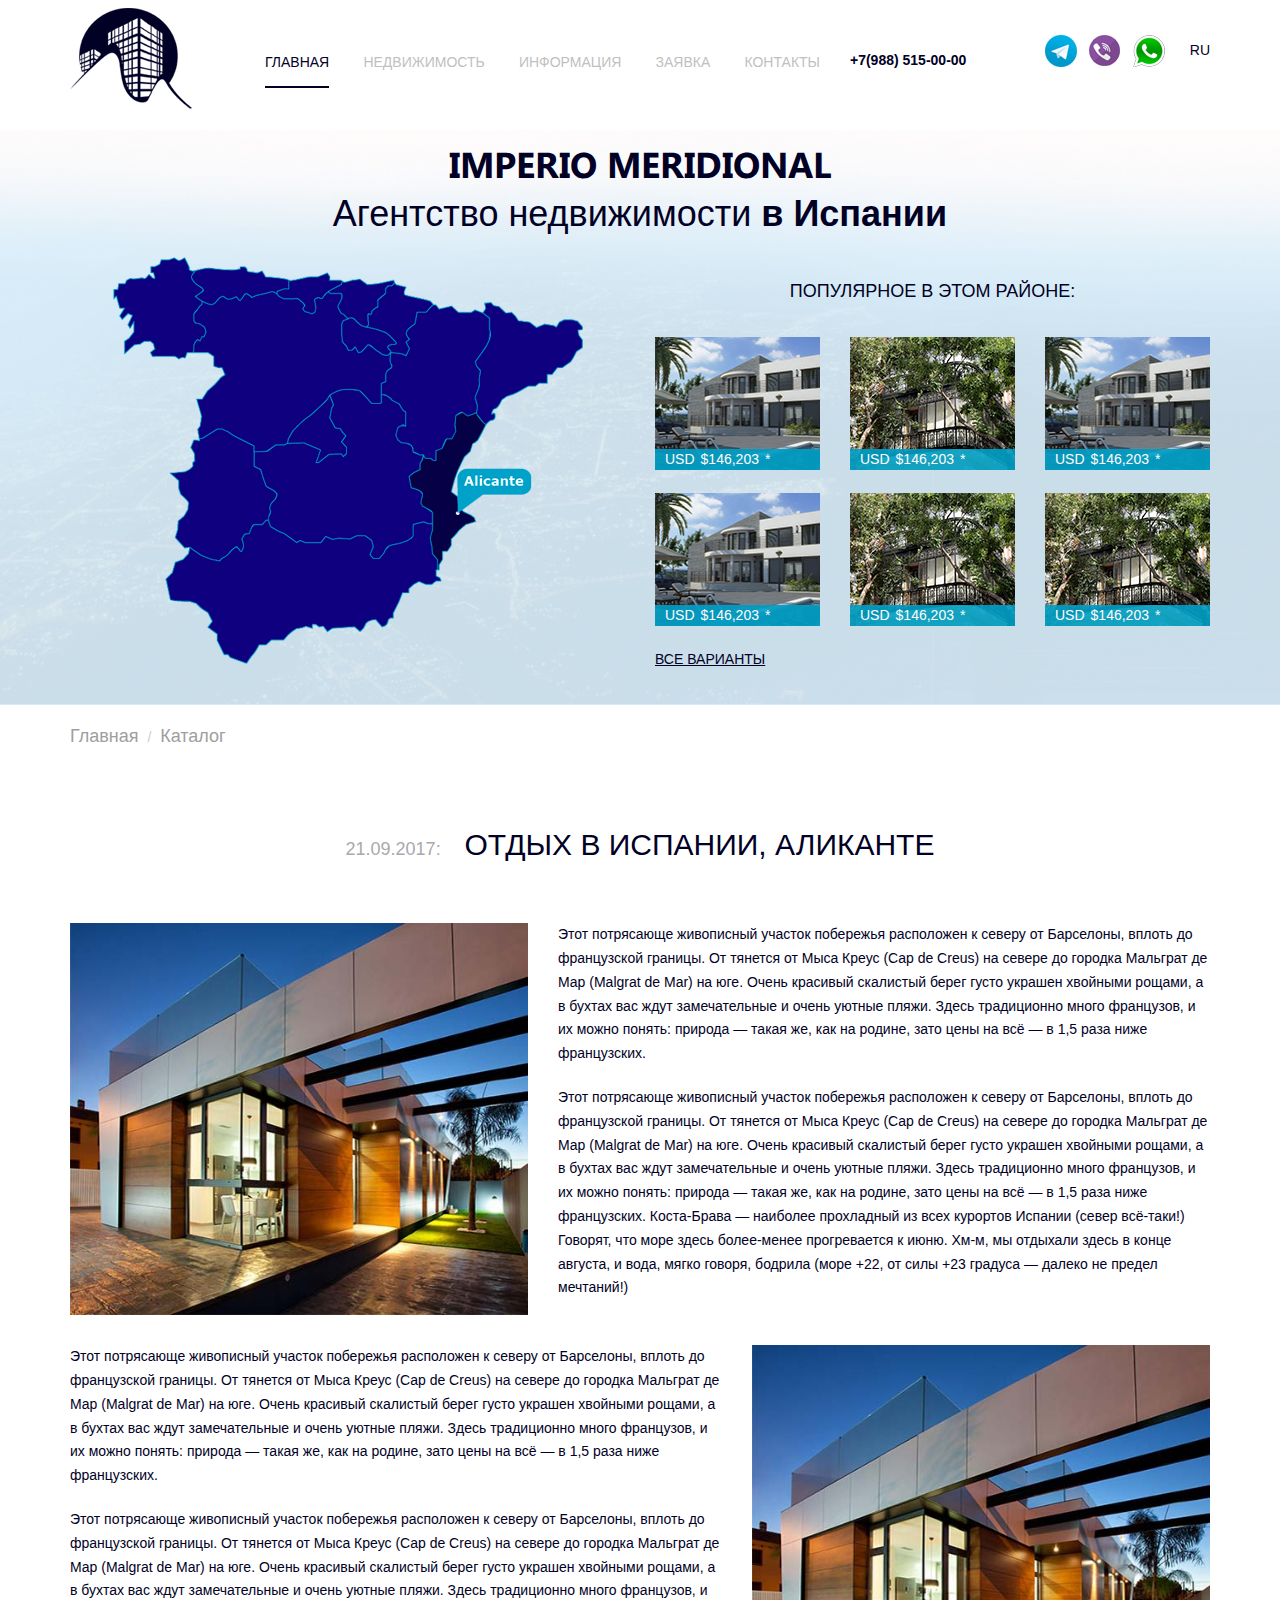
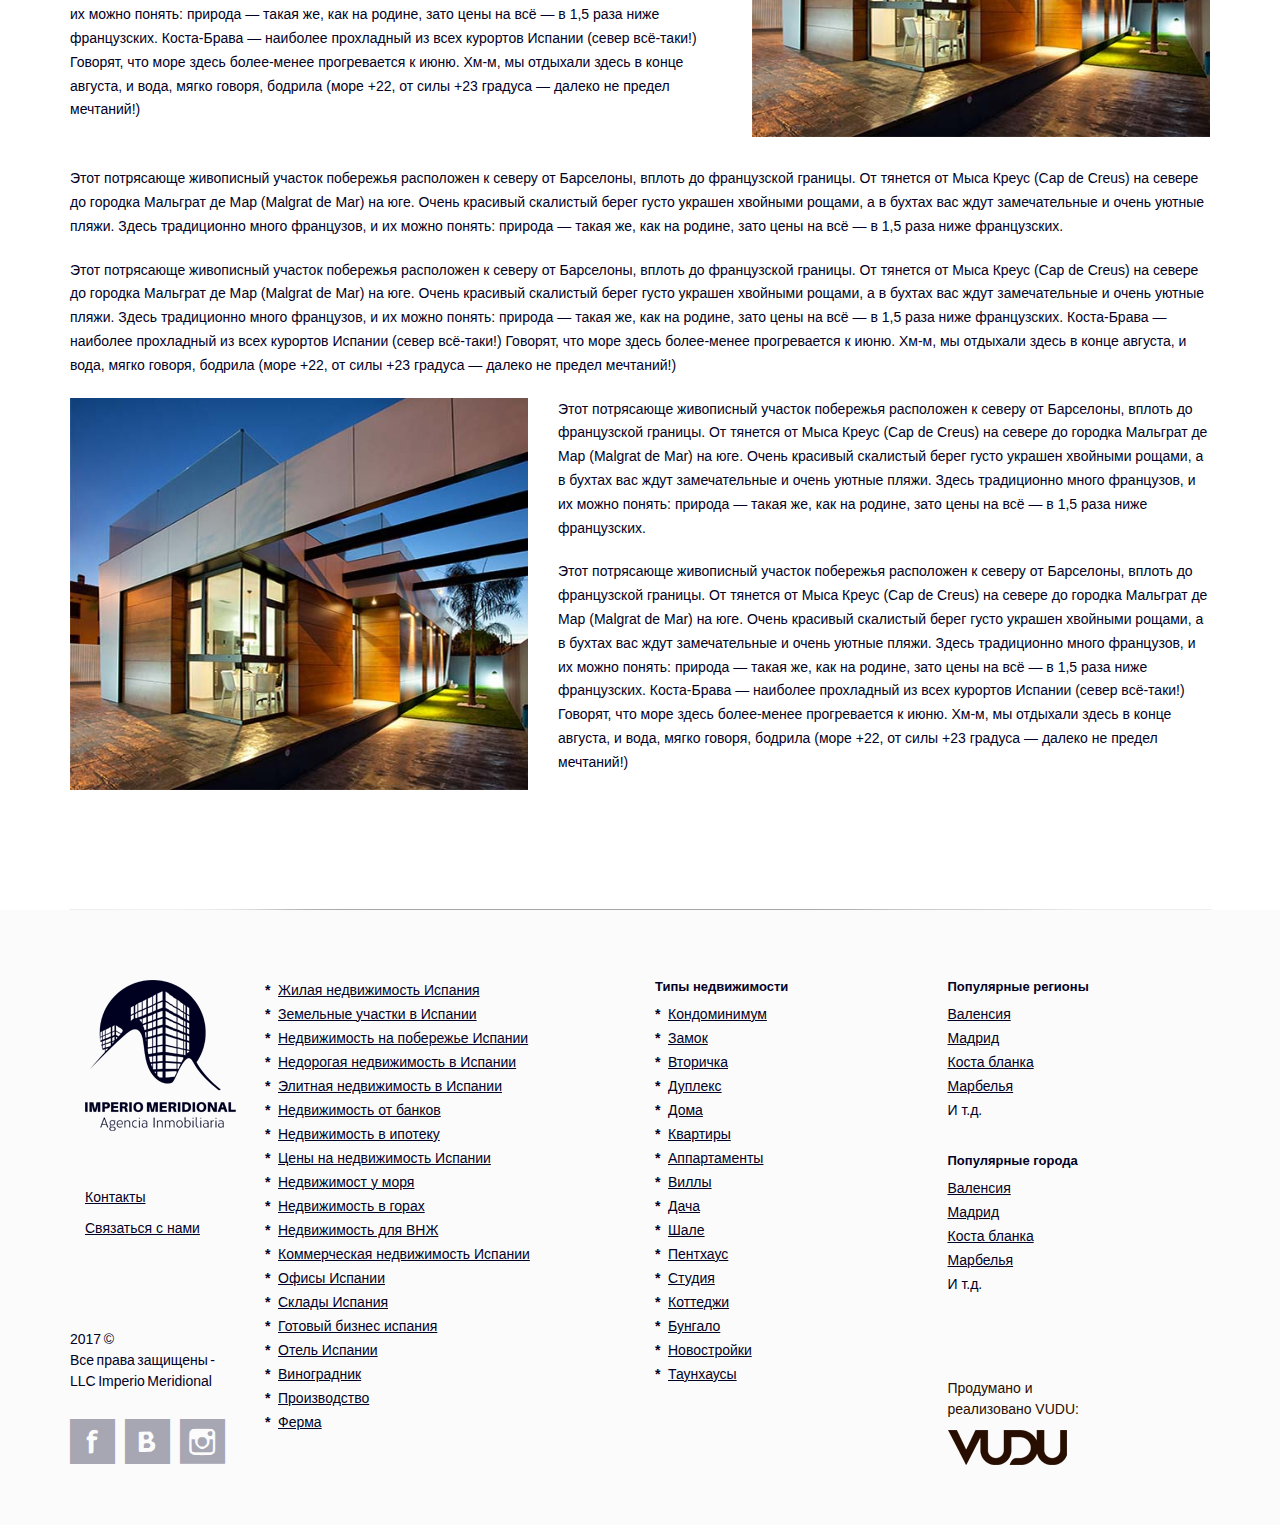
<file: article.html>
<!DOCTYPE html>
<html lang="en">
<head>
	<meta charset="UTF-8">
	<meta name="viewport" content="width=device-width, initial-scale=1.0">
	<meta http-equiv="X-UA-Compatible" content="ie=edge">
	<title>Document</title>
	<link rel="stylesheet" href="css/bootstrap.min.css">
	<link rel="stylesheet" href="css/main.css">

	<!--[if lt IE 9]>
      <script src="https://oss.maxcdn.com/html5shiv/3.7.2/html5shiv.min.js"></script>
      <script src="https://oss.maxcdn.com/respond/1.4.2/respond.min.js"></script>
    <![endif]-->
</head>
<body>
	<div class="wrapper">

	<header class="header header_short_mobile">
				<div class="container">
					<div class="row">
						<div class="col-md-2 col-sm-2 col-xs-2 ">
							<div class="header_logo">
								<a href="#">
									<img src="images/logo.png" alt="logo">
									<span>IMPERIO MERIDIONAL</span>
								</a>
							</div>
						</div>
						<div class="col-md-6 col-md-offset-0 col-sm-3 col-sm-offset-7 col-xs-3 col-xs-offset-7">
							<div class="header_navbar_block">
								<div class="header_navbar">
									<button type="button" class="navbar-toggle">
						        <span class="icon-bar"></span>
						        <span class="icon-bar"></span>
						        <span class="icon-bar"></span>
						      </button>
									 <ul class="header_nav">
										  <li class="active"><a href="#">Главная</a></li>
										   <li><a href="#">Недвижимость</a></li>
										  <li><a href="#">Информация</a></li>
										  <li><a href="#">Заявка</a></li>
										  <li><a href="#">Контакты</a></li>
										</ul>
								</div>
						</div>
						</div>
						<div class="col-md-2 header_contacts">
								<span class="phone">
									+7(988) 515-00-00
								</span>
						</div>
						<div class="col-md-2 header_icon">
								<ul class="header_icon_block">
									<li><a class="bg-tg" href="">Telegram</a></li>
									<li><a class="bg-v" href="">Viber</a></li>
									<li><a class="bg-wu" href="">Watsup</a></li>
								</ul>
								<div class="dropdown">
					        <a class="dropdown-toggle" data-toggle="dropdown" href="#">RU</a>
					        <ul class="dropdown-menu">
					          <li><a href="#"><i class="bg-esp"></i>Esp</a></li>
					          <li><a href="#"><i class="bg-us"></i>Eng</a></li>
					           <li><a href="#"><i class="bg-ru"></i>RU</a></li>
					        </ul>
								</div>
						</div>
					</div>
					</div>
		</header>


		<main class="main">

			<div class="promo_map visible-lg visible-md">
				<div class="promo_map_header">
					<div class="container">
						<div class="row">
							<div class="col-md-12">
								<h1>
									<em>Imperio Meridional</em> 
									<span>
										Агентство недвижимости <strong>в Испании</strong>
									</span>
								</h1>
							</div>
						</div>
							<div class="row">
							<div class="col-md-6">
								<div class="map_block">
										<img src="images/map.png" alt="">
								</div>
							</div>
							<div class="col-md-6">
								<div class="map_product">
										<h3>Популярное в этом районе:</h3>
										<div class="map_product_block">
											<div class="row">
												<div class="col-md-4">
													<div class="map_product_block_item">
															<img src="images/prod1.jpg" alt="">
															<div class="map_product_block_item_price">
																<span class="currency">usd</span>
																<span class="price"><span class="symbol">$</span>146,203</span>
																<span class="bookmark">*</span>
															</div>
													</div>
													<div class="map_product_block_item">
															<img src="images/prod1.jpg" alt="">
															<div class="map_product_block_item_price">
																<span class="currency">usd</span>
																<span class="price"><span class="symbol">$</span>146,203</span>
																<span class="bookmark">*</span>
															</div>
													</div>
												</div>
												<div class="col-md-4">
													<div class="map_product_block_item">
															<img src="images/prod2.jpg" alt="">
															<div class="map_product_block_item_price">
																<span class="currency">usd</span>
																<span class="price"><span class="symbol">$</span>146,203</span>
																<span class="bookmark">*</span>
															</div>
													</div>
													<div class="map_product_block_item">
															<img src="images/prod2.jpg" alt="">
															<div class="map_product_block_item_price">
																<span class="currency">usd</span>
																<span class="price"><span class="symbol">$</span>146,203</span>
																<span class="bookmark">*</span>
															</div>
													</div>
												</div>
												<div class="col-md-4">
													<div class="map_product_block_item">
															<img src="images/prod1.jpg" alt="">
															<div class="map_product_block_item_price">
																<span class="currency">usd</span>
																<span class="price"><span class="symbol">$</span>146,203</span>
																<span class="bookmark">*</span>
															</div>
													</div>
													<div class="map_product_block_item">
															<img src="images/prod2.jpg" alt="">
															<div class="map_product_block_item_price">
																<span class="currency">usd</span>
																<span class="price"><span class="symbol">$</span>146,203</span>
																<span class="bookmark">*</span>
															</div>
													</div>
												</div>
											</div>
										</div>
										<a href="">Все варианты</a>
								</div>
							</div>
					</div>
				</div>
			</div>	
			</div>

		<div class="breadcrumbs">
				<div class="container">
						<div class="row">
							<div class="col-md-12 col-sm-12 col-xs-12">
								<ul class="breadcrumb">
							    <li><a href="#">Главная</a></li>
							    <li><a href="#">Каталог</a></li>
							</ul>
							</div>
						</div>
				</div>	
			</div>

			<div class="article">
				<div class="article_header">
					<div class="container">
							<div class="row">
								<div class="col-md-12 col-md-12 col-sm-12 col-xs-12">
									<div class="article_header_block">
										<span class="date">21.09.2017:</span>
										<h1>Отдых в испании, Аликанте</h1>
									</div>
								</div>
						</div>
					</div>
				</div>

				<div class="article_main">
					<div class="container">
						<div class="row">
							<div class="col-lg-12 col-md-12 col-sm-12 col-xs-12">
								<div class="text_block_left_img clearfix">
									<img src="images/img1.jpg" alt="">
									<p>Этот потрясающе живописный участок побережья расположен к северу от Барселоны, 
									вплоть до французской границы. От тянется от Мыса Креус (Cap de Creus) на севере до 
									городка Мальграт де Мар (Malgrat de Mar) на юге. Очень красивый скалистый берег 
									густо украшен хвойными рощами, а в бухтах вас ждут замечательные и очень уютные
									пляжи. Здесь традиционно много французов, и их можно понять: природа — такая же,
									как на родине, зато цены на всё — в 1,5 раза ниже французских.</p>
									<p>Этот потрясающе живописный участок побережья расположен к северу от Барселоны, 
									вплоть до французской границы. От тянется от Мыса Креус (Cap de Creus) на севере до 
									городка Мальграт де Мар (Malgrat de Mar) на юге. Очень красивый скалистый берег 
									густо украшен хвойными рощами, а в бухтах вас ждут замечательные и очень уютные
									пляжи. Здесь традиционно много французов, и их можно понять: природа — такая же,
									как на родине, зато цены на всё — в 1,5 раза ниже французских. Коста-Брава — 
									наиболее прохладный из всех курортов Испании (север всё-таки!) Говорят, что море 
									здесь более-менее прогревается к июню. Хм-м, мы отдыхали здесь в конце августа, 
									и вода, мягко говоря, бодрила (море +22, от силы +23 градуса — далеко не предел 
									мечтаний!)</p>
								</div>
								<div class="text_block_right_img clearfix">
									<img src="images/img1.jpg" alt="">
									<p>Этот потрясающе живописный участок побережья расположен к северу от Барселоны, 
									вплоть до французской границы. От тянется от Мыса Креус (Cap de Creus) на севере до 
									городка Мальграт де Мар (Malgrat de Mar) на юге. Очень красивый скалистый берег 
									густо украшен хвойными рощами, а в бухтах вас ждут замечательные и очень уютные
									пляжи. Здесь традиционно много французов, и их можно понять: природа — такая же,
									как на родине, зато цены на всё — в 1,5 раза ниже французских.</p>
									<p>Этот потрясающе живописный участок побережья расположен к северу от Барселоны, 
									вплоть до французской границы. От тянется от Мыса Креус (Cap de Creus) на севере до 
									городка Мальграт де Мар (Malgrat de Mar) на юге. Очень красивый скалистый берег 
									густо украшен хвойными рощами, а в бухтах вас ждут замечательные и очень уютные
									пляжи. Здесь традиционно много французов, и их можно понять: природа — такая же,
									как на родине, зато цены на всё — в 1,5 раза ниже французских. Коста-Брава — 
									наиболее прохладный из всех курортов Испании (север всё-таки!) Говорят, что море 
									здесь более-менее прогревается к июню. Хм-м, мы отдыхали здесь в конце августа, 
									и вода, мягко говоря, бодрила (море +22, от силы +23 градуса — далеко не предел 
									мечтаний!)</p>
								</div>
								<div class="text_block_no_img">
									<p>Этот потрясающе живописный участок побережья расположен к северу от Барселоны, 
									вплоть до французской границы. От тянется от Мыса Креус (Cap de Creus) на севере до 
									городка Мальграт де Мар (Malgrat de Mar) на юге. Очень красивый скалистый берег 
									густо украшен хвойными рощами, а в бухтах вас ждут замечательные и очень уютные
									пляжи. Здесь традиционно много французов, и их можно понять: природа — такая же,
									как на родине, зато цены на всё — в 1,5 раза ниже французских.</p>
									<p>Этот потрясающе живописный участок побережья расположен к северу от Барселоны, 
									вплоть до французской границы. От тянется от Мыса Креус (Cap de Creus) на севере до 
									городка Мальграт де Мар (Malgrat de Mar) на юге. Очень красивый скалистый берег 
									густо украшен хвойными рощами, а в бухтах вас ждут замечательные и очень уютные
									пляжи. Здесь традиционно много французов, и их можно понять: природа — такая же,
									как на родине, зато цены на всё — в 1,5 раза ниже французских. Коста-Брава — 
									наиболее прохладный из всех курортов Испании (север всё-таки!) Говорят, что море 
									здесь более-менее прогревается к июню. Хм-м, мы отдыхали здесь в конце августа, 
									и вода, мягко говоря, бодрила (море +22, от силы +23 градуса — далеко не предел 
									мечтаний!)</p>
								</div>
								<div class="text_block_left_img clearfix">
									<img src="images/img1.jpg" alt="">
									<p>Этот потрясающе живописный участок побережья расположен к северу от Барселоны, 
									вплоть до французской границы. От тянется от Мыса Креус (Cap de Creus) на севере до 
									городка Мальграт де Мар (Malgrat de Mar) на юге. Очень красивый скалистый берег 
									густо украшен хвойными рощами, а в бухтах вас ждут замечательные и очень уютные
									пляжи. Здесь традиционно много французов, и их можно понять: природа — такая же,
									как на родине, зато цены на всё — в 1,5 раза ниже французских.</p>
									<p>Этот потрясающе живописный участок побережья расположен к северу от Барселоны, 
									вплоть до французской границы. От тянется от Мыса Креус (Cap de Creus) на севере до 
									городка Мальграт де Мар (Malgrat de Mar) на юге. Очень красивый скалистый берег 
									густо украшен хвойными рощами, а в бухтах вас ждут замечательные и очень уютные
									пляжи. Здесь традиционно много французов, и их можно понять: природа — такая же,
									как на родине, зато цены на всё — в 1,5 раза ниже французских. Коста-Брава — 
									наиболее прохладный из всех курортов Испании (север всё-таки!) Говорят, что море 
									здесь более-менее прогревается к июню. Хм-м, мы отдыхали здесь в конце августа, 
									и вода, мягко говоря, бодрила (море +22, от силы +23 градуса — далеко не предел 
									мечтаний!)</p>
								</div>
							</div>
						</div>
					</div>
				</div>
			</div>
		</main>

		<footer class="footer footer_gray">
				<div class="container">
					<div class="row">
						<div class="col-md-3 col-lg-2 col-sm-9 col-xs-10 footer_left_block">
								<div class="footer_logo col-md-12 col-sm-4 col-xs-3">
								<a href="#">
									<img src="images/logo2.png" alt="logo">
									<span>IMPERIO MERIDIONAL</span>
								</a>
							</div>
							<div class="footer_contacts col-md-12 col-sm-4 col-xs-3">
								<a href="#">
									Контакты
								</a>
								<a href="#">
									Связаться с нами
								</a>
							</div>
							<div class="footer_center_block col-md-12 col-sm-4 col-xs-5">
							<div class="footer_copyright">
								<span>
									2017 © 
								</span>
								<span>
									Все права защищены - 
									LLC Imperio Meridional
								</span>
							</div>
							<div class="footer_social">
								<a href=""><i class="icon-raEx3q0gKJ"></i></a>
								<a href=""><i class="icon-ipIXFU8DEO"></i></a>
								<a href=""><i class="icon-EIAXh26hsl"></i></a>

							</div>
							</div>
						</div>
						<div class="col-lg-4 col-md-4 visible-md visible-lg">
							<ul class="main_footer_links">
								<li><a href="">Жилая недвижимость Испания</a></li>
								<li><a href="">Земельные участки в Испании</a></li>
								<li><a href="">Недвижимость на побережье Испании</a></li>
								<li><a href="">Недорогая недвижимость в Испании</a></li>
								<li><a href="">Элитная недвижимость в Испании</a></li>
								<li><a href="">Недвижимость от банков</a></li>
								<li><a href="">Недвижимость в ипотеку</a></li>
								<li><a href="">Цены на недвижимость Испании</a></li>
								<li><a href="">Недвижимост у моря</a></li>
								<li><a href="">Недвижимость в горах</a></li>
								<li><a href="">Недвижимость для ВНЖ</a></li>
								<li><a href="">Коммерческая недвижимость Испании</a></li>
								<li><a href="">Офисы Испании</a></li>
								<li><a href="">Склады Испания</a></li>
								<li><a href="">Готовый бизнес испания</a></li>
								<li><a href="">Отель Испании</a></li>
								<li><a href="">Виноградник</a></li>
								<li><a href="">Производство</a></li>
								<li><a href="">Ферма</a></li>
							</ul>
					 	</div>
					 	<div class="col-lg-2 col-md-2 visible-md visible-lg">
					 		<div class="footer_links_type">
					 			<h6>Типы недвижимости</h6>
								<ul>
									<li><a href="">Кондоминимум</a></li>
									<li><a href="">Замок</a></li>
									<li><a href="">Вторичка</a></li>
									<li><a href="">Дуплекс</a></li>
									<li><a href="">Дома</a></li>
									<li><a href="">Квартиры</a></li>
									<li><a href="">Аппартаменты</a></li>
									<li><a href="">Виллы</a></li>
									<li><a href="">Дача</a></li>
									<li><a href="">Шале</a></li>
									<li><a href="">Пентхаус</a></li>
									<li><a href="">Студия</a></li>
									<li><a href="">Коттеджи</a></li>
									<li><a href="">Бунгало</a></li>
									<li><a href="">Новостройки</a></li>
									<li><a href="">Таунхаусы</a></li>
								</ul>
					 		</div>
					 	</div>
					 	 	<div class="col-lg-2 col-md-2 col-lg-offset-1  col-sm-3 col-xs-2 footer_right_block">
							<div class="footer_links_regions">
					 			<h6>Популярные регионы</h6>
								<ul>
									<li><a href="">Валенсия</a></li>
									<li><a href="">Мадрид</a></li>
									<li><a href="">Коста бланка</a></li>
									<li><a href="">Марбелья</a></li>
									<li><a href="">И т.д.</a></li>
								</ul>
					 		</div>
					 		<div class="footer_links_regions">
					 			<h6>Популярные города</h6>
								<ul>
									<li><a href="">Валенсия</a></li>
									<li><a href="">Мадрид</a></li>
									<li><a href="">Коста бланка</a></li>
									<li><a href="">Марбелья</a></li>
									<li><a href="">И т.д.</a></li>
								</ul>
					 		</div>
					 		<div class="footer_dev_link">
								<a href="">
									<span>Продумано и реализовано VUDU:</span>
									<img src="images/vudu.png" alt="">
								</a>
					 		</div>
					 	 </div>
					</div>
				</div>
		</footer>

	</div>	
		
	 <script src="https://code.jquery.com/jquery-2.2.4.min.js"></script>
   <script src="js/bootstrap.min.js"></script>
    <script src="js/imperio.js"></script>
		
</body>

</html>
</file>
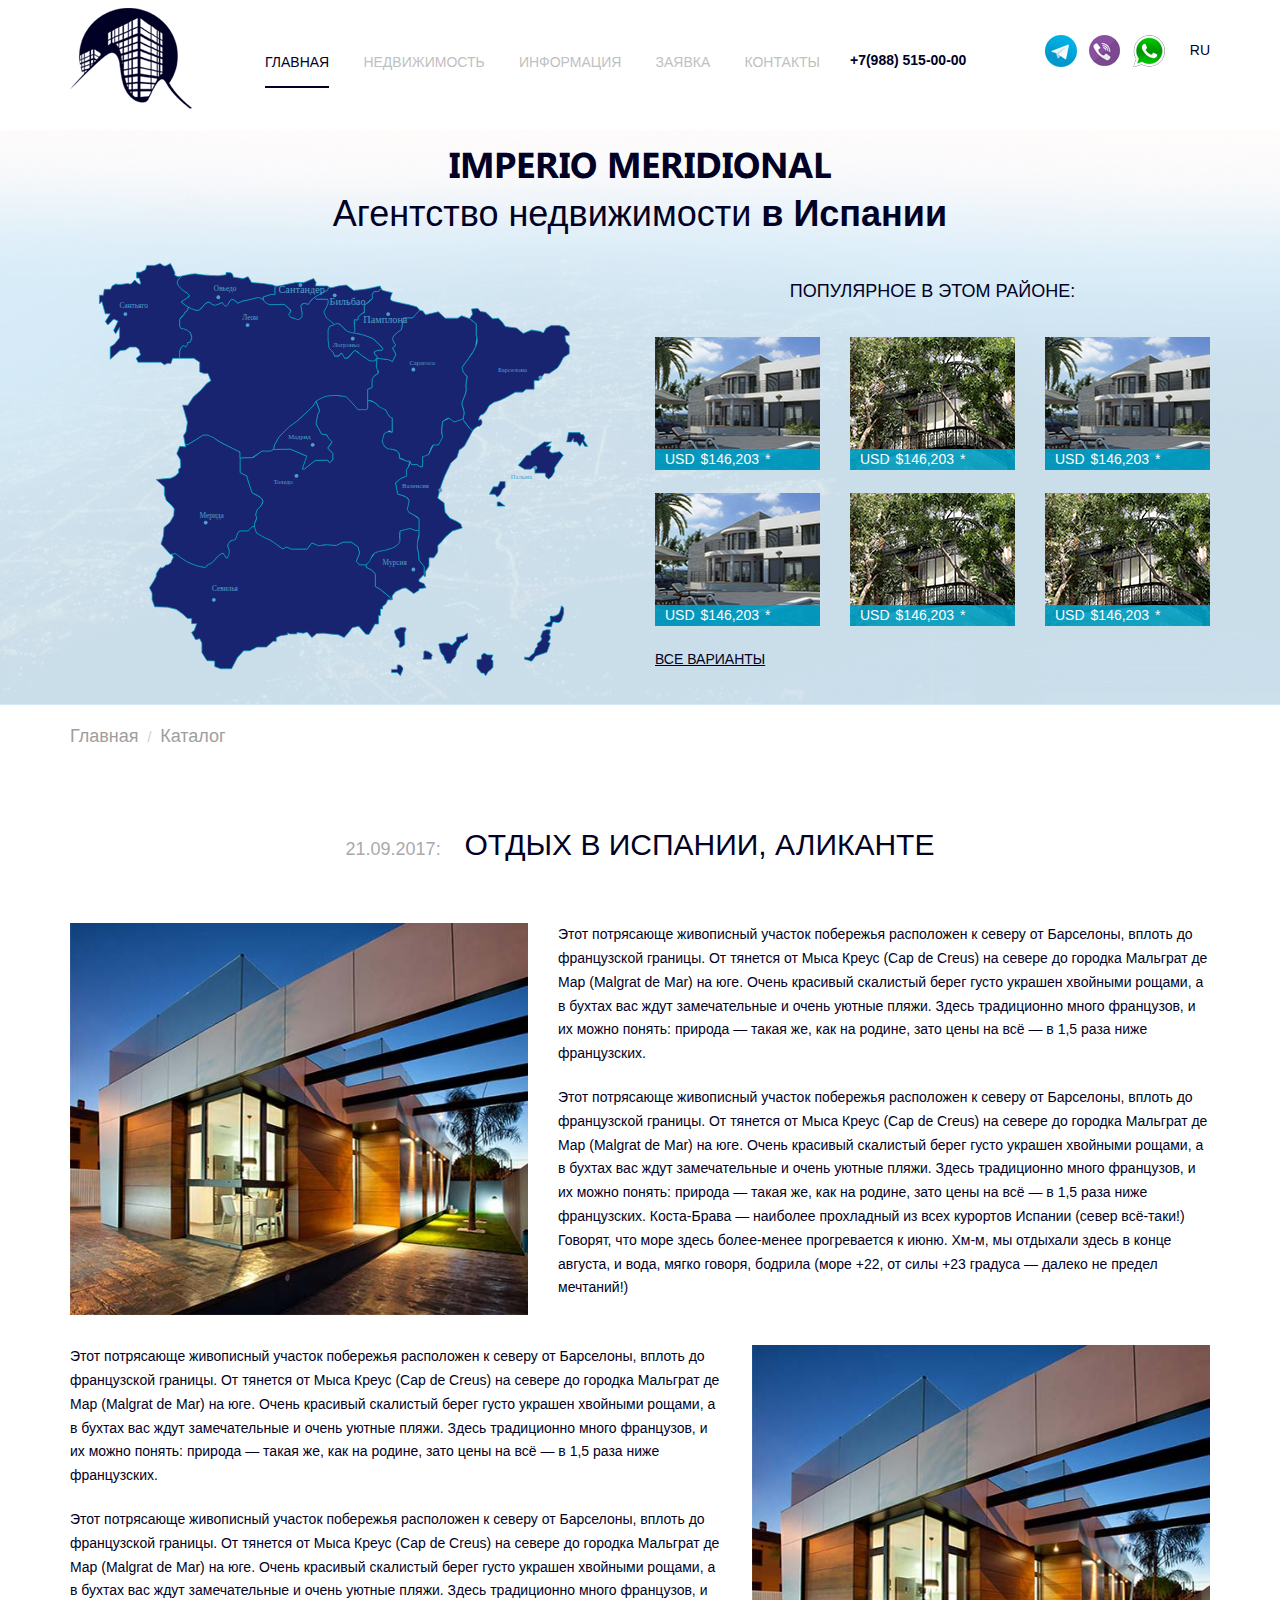
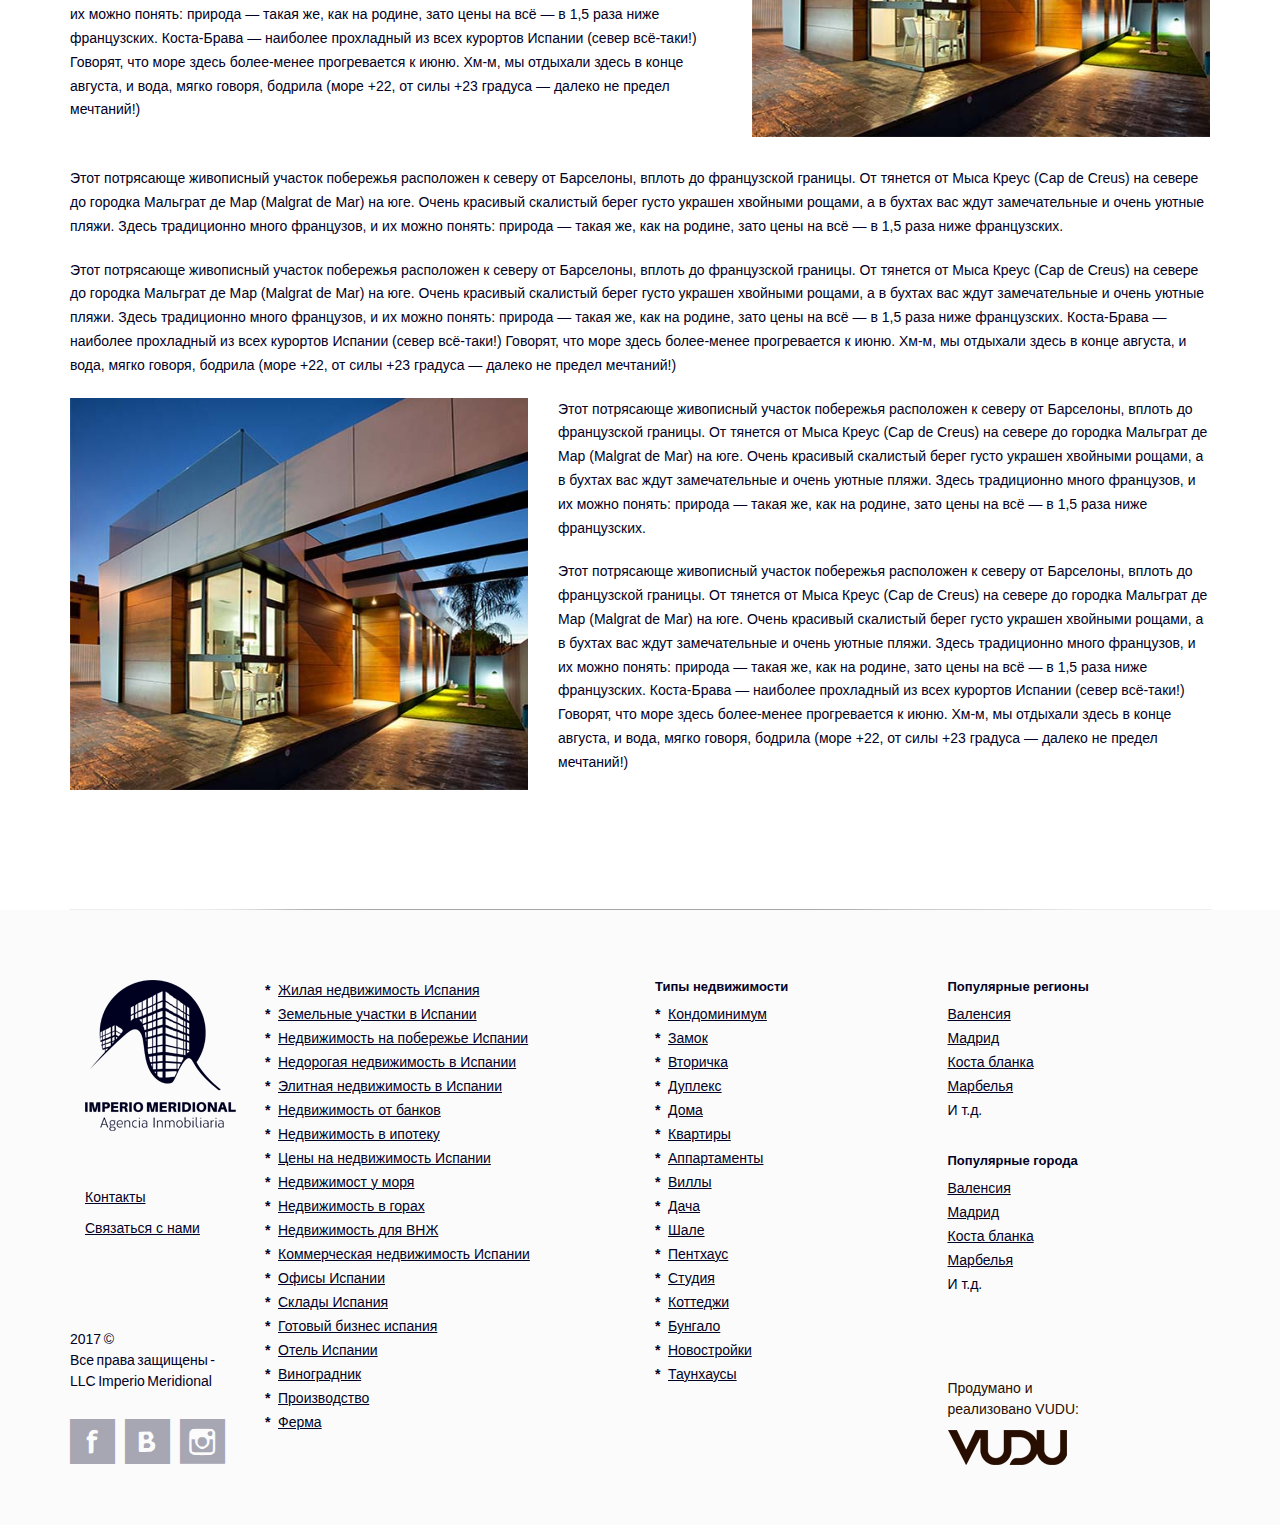
<file: article_map.html>
<!DOCTYPE html>
<html lang="en">
<head>
	<meta charset="UTF-8">
	<meta name="viewport" content="width=device-width, initial-scale=1.0">
	<meta http-equiv="X-UA-Compatible" content="ie=edge">
	<title>Document</title>
	<link rel="stylesheet" href="css/bootstrap.min.css">
	<link rel="stylesheet" href="css/main.css">

	<!--[if lt IE 9]>
      <script src="https://oss.maxcdn.com/html5shiv/3.7.2/html5shiv.min.js"></script>
      <script src="https://oss.maxcdn.com/respond/1.4.2/respond.min.js"></script>
    <![endif]-->
</head>
<body>
	<div class="wrapper">

	<header class="header header_short_mobile">
				<div class="container">
					<div class="row">
						<div class="col-md-2 col-sm-2 col-xs-2 ">
							<div class="header_logo">
								<a href="#">
									<img src="images/logo.png" alt="logo">
									<span>IMPERIO MERIDIONAL</span>
								</a>
							</div>
						</div>
						<div class="col-md-6 col-md-offset-0 col-sm-3 col-sm-offset-7 col-xs-3 col-xs-offset-7">
							<div class="header_navbar_block">
								<div class="header_navbar">
									<button type="button" class="navbar-toggle">
						        <span class="icon-bar"></span>
						        <span class="icon-bar"></span>
						        <span class="icon-bar"></span>
						      </button>
									 <ul class="header_nav">
										  <li class="active"><a href="#">Главная</a></li>
										   <li><a href="#">Недвижимость</a></li>
										  <li><a href="#">Информация</a></li>
										  <li><a href="#">Заявка</a></li>
										  <li><a href="#">Контакты</a></li>
										</ul>
								</div>
						</div>
						</div>
						<div class="col-md-2 header_contacts">
								<span class="phone">
									+7(988) 515-00-00
								</span>
						</div>
						<div class="col-md-2 header_icon">
								<ul class="header_icon_block">
									<li><a class="bg-tg" href="">Telegram</a></li>
									<li><a class="bg-v" href="">Viber</a></li>
									<li><a class="bg-wu" href="">Watsup</a></li>
								</ul>
								<div class="dropdown">
					        <a class="dropdown-toggle" data-toggle="dropdown" href="#">RU</a>
					        <ul class="dropdown-menu">
					          <li><a href="#"><i class="bg-esp"></i>Esp</a></li>
					          <li><a href="#"><i class="bg-us"></i>Eng</a></li>
					           <li><a href="#"><i class="bg-ru"></i>RU</a></li>
					        </ul>
								</div>
						</div>
					</div>
					</div>
		</header>


		<main class="main">

			<div class="promo_map visible-lg visible-md">
				<div class="promo_map_header">
					<div class="container">
						<div class="row">
							<div class="col-md-12">
								<h1>
									<em>Imperio Meridional</em> 
									<span>
										Агентство недвижимости <strong>в Испании</strong>
									</span>
								</h1>
							</div>
						</div>
							<div class="row">
							<div class="col-md-6">
								<div class="map_block">

									<div class="main_map">
										
								<svg
   xmlns:dc="http://purl.org/dc/elements/1.1/"
   xmlns:cc="http://creativecommons.org/ns#"
   xmlns:rdf="http://www.w3.org/1999/02/22-rdf-syntax-ns#"
   xmlns:svg="http://www.w3.org/2000/svg"
   xmlns="http://www.w3.org/2000/svg"
   xmlns:xlink="http://www.w3.org/1999/xlink"
   xmlns:sodipodi="http://sodipodi.sourceforge.net/DTD/sodipodi-0.dtd"
   xmlns:inkscape="http://www.inkscape.org/namespaces/inkscape"
   version="1.1"
   id="Layer_1"
   x="0px"
   y="0px"
   viewBox="0 0 700 600"
   enable-background="new 0 0 700 600"
   xml:space="preserve"
   sodipodi:docname="КАРТА ИСПАНИИ.svg"
   inkscape:version="0.92.2 (5c3e80d, 2017-08-06)"><metadata
     id="metadata266"><rdf:RDF><cc:Work
         rdf:about=""><dc:format>image/svg+xml</dc:format><dc:type
           rdf:resource="http://purl.org/dc/dcmitype/StillImage" /><dc:title></dc:title></cc:Work></rdf:RDF></metadata><defs
     id="defs264" />

    <g id="barselona" style="fill: none;"  data-count-objects="1138" data-count-flat="19" data-count-villa="113" data-link="barselona_full">
			 <path
     stroke-miterlimit="10"
     d="m 524.76119,91.177612 v 14.699998 c 0,0 2,5 1.3,10 -0.7,5 -7,16 -7,16 l -13.6,18.6 c 0,0 0,3.3 1.7,6.3 1.7,3 5.3,4.3 5.3,6.7 0,2.4 -1.7,7.7 -1.7,11.7 0,4 1.3,6.7 -1,12.7 -2.3,6 -5.3,10.3 -4.3,13.7 1,3.4 3.7,9.3 2.7,13.3 -1,4 -2,8.7 0,9.3 2,0.7 3,3.7 5.7,6.7 2.7,3 1.2,3.9 3.7,5 2.5,1.1 2.5,1.1 2.5,1.1 l 2.6,-3.1 3.8,-2.7 1.5,-0.3 1.9,-0.3 2.4,-2.4 0.6,-3.3 -1.2,-3.4 -2.4,0.5 -1.2,0.8 0.7,-3.5 1.4,-3 2.6,-1.4 1.4,-0.4 2.4,-2.2 2.4,-3.4 3.2,-6 6.7,-4.7 4.9,-1.6 3.9,-1.3 6.6,-3.1 5.3,-2.9 8.7,-5 h 10 l 4.7,-4 h 10.8 v -12 h 6.7 l 7.3,-9.3 h 6.7 l 11.3,-8 3.2,-4.8 2.6,-4.7 2.2,-4.4 8,-5.3 v -6.3 -4.4 l -2.7,-3.4 -2,-2.6 -1.3,-7.6 6,-0.7 v -4 l -6.7,-7.299998 -7.3,-2 h -10.7 l -6.7,3.3 -4,6.699998 -4,-2 -12,-1.999998 -11.3,4.699998 -9.3,-7.299998 -15.3,-2 -4,-6 -5.3,-5.3 -8,0.7 -9.4,-8.8 -7.3,-1.3 -3.3,-4 -8.7,0.7 1.3,7.3 -4,6 z"
     id="path143"
     inkscape:connector-curvature="0"
     style="fill:#192470;stroke:#00a0c6;stroke-miterlimit:10" />
		<path
     d="m 614.86119,163.87761 c 0.4,1.8 -1.2,3.4 -3.1,3.1 -1,-0.2 -1.9,-1 -2.1,-2.1 -0.4,-1.8 1.2,-3.4 3.1,-3.1 1.1,0.3 1.9,1.1 2.1,2.1 z"
     id="path221"
     inkscape:connector-curvature="0"
     style="fill:#4fa0ca" /><text
     font-size="9"
     id="text223"
     x="554.51019"
     y="156.15291"
     style="font-size:9px;font-family:Verdana-Bold;fill:#4fa0ca">Барселона</text>
	 </g>
	
 <g id="saragosa" style="fill: none;" data-count-objects="148" data-count-flat="1589" data-count-villa="10">
			 <path
     stroke-miterlimit="10"
     d="m 443.76119,76.477612 -5.5,6.5 h -12.5 l -3,16 c 0,0 -13.5,8.499998 -12,13.499998 1.5,5 4.5,7.5 4.5,7.5 l -4.6,4 4.6,9 -4.6,9.5 -5.4,-2.5 -15.5,-2 c 0,0 -2.5,13.1 0,15.6 2.5,2.5 2.3,5.4 -1.1,6.9 -3.4,1.5 -5.9,4.5 -5.9,7.5 0,3 0,10 0,10 l -6,2.5 v 11 4.5 h 5 c 0,0 9.5,5 9.5,7.5 0,2.5 10,5 10,5 0,0 7,14 9,11 v 19.5 c 0,0 -9.5,-1.5 -10,0 -0.5,1.5 -6,10.5 -2.5,16.5 3.5,6 9,7 9,7 0,0 6.5,-1 10.5,2.5 4,3.5 3,9.5 3,9.5 h 2 l 7.5,4 h 4.5 l 2.5,4.5 h 7 l 4.5,3.2 h 3.5 v -13.7 l 7.5,-1 c 0,0 5,-15.5 7,-15 2,0.5 7,0 7,0 l 5,-7 c 0,0 1.5,-6 0,-7.5 -1.5,-1.5 0.7,-17.5 0.7,-17.5 0,0 7.3,-6 8.8,-4.5 1.5,1.5 4,5 7,5 3,0 12.2,-4.5 12.2,-4.5 l 1.1,-5.7 v -4.3 l -2.7,-9 0.1,-3.6 4.2,-10.1 1.4,-6.5 -0.4,-6.2 0.4,-3.9 1.3,-7.7 -2.8,-3.8 -2.5,-2.9 -1.7,-6.3 3.6,-4.9 5,-6.9 6.6,-9.8 3.4,-7 1.8,-12 -1.1,-4.1 V 91.077612 l -9,-7 -10.7,-4 -5.2,3.4 h -17.3 l -9.3,-8.7 -17.3,4 -4,-5.3 -4,-0.7 z"
     id="path145"
     inkscape:connector-curvature="0"
     style="fill:#192470;stroke:#00a0c6;stroke-miterlimit:10" />
	<path
     d="m 441.76119,152.97761 c 0.4,1.8 -1.2,3.4 -3.1,3.1 -1,-0.2 -1.9,-1 -2.1,-2.1 -0.4,-1.8 1.2,-3.4 3.1,-3.1 1,0.3 1.9,1.1 2.1,2.1 z"
     id="path217"
     inkscape:connector-curvature="0"
     style="fill:#4fa0ca" /><text
     font-size="9"
     id="text219"
     x="433.8436"
     y="146.81091"
     style="font-size:9px;font-family:Verdana-Bold;fill:#4fa0ca">Сарагоса</text>

	 </g>
		
		<g id="valencia" style="fill: none;" data-count-objects="88" data-count-flat="198" data-count-villa="1134">
				 <path
     stroke-miterlimit="10"
     d="m 429.76119,289.97761 v 8.5 l -8.5,4 -6.5,5.5 3,15.5 c 0,0 15.5,3 15.5,8.5 0,5.5 -5.5,13.5 0,16.5 5.5,3 13.5,6.5 13.5,8.5 0,2 0,25 0,25 0,0 -4.5,9.5 -2.5,14 2,4.5 2.5,17.5 2.5,17.5 l 7,8.5 v 4 5 4.5 h 2 v -6.7 l 4.7,-7.3 v -11.3 h 6.7 l 5.3,-8 v -8.7 l 4.2,-4.2 6.2,-7.4 9.6,-8.4 13.3,-4 -2,-5.3 -4.7,-3.3 -10,-4.7 -6.7,-8 -1.3,-12.7 -8.7,-6.7 4.9,-18 4.7,-12.4 8.5,-17.7 8,-7.3 3.3,-10.5 2.7,-1.5 4.3,-3.5 7.3,-13.6 3.9,-7.5 -4.5,-3.7 -7.3,-9.1 -1.1,-3.6 -6.1,2.7 -6.1,1.8 -7,-5 -8.8,4.5 -1.2,12.4 0.5,5.1 0.6,4 -5.6,10.5 h -7 l -6.3,13.1 -8.3,3 v 13.7 h -3.5 l -4.5,-3.2 h -7 l -2.5,-4.5 -0.5,5.5 z"
     id="path147"
     inkscape:connector-curvature="0"
     style="fill:#192470;stroke:#00a0c6;stroke-miterlimit:10" />
		<path
     d="m 478.36119,317.57761 c 0.4,1.8 -1.2,3.4 -3.1,3.1 -1,-0.2 -1.9,-1 -2.1,-2.1 -0.4,-1.8 1.2,-3.4 3.1,-3.1 1,0.2 1.9,1.1 2.1,2.1 z"
     id="path245"
     inkscape:connector-curvature="0"
     style="fill:#4fa0ca" /><text
     font-size="9"
     id="text247"
     x="423.80328"
     y="315.47092"
     style="font-size:9px;font-family:Verdana-Bold;fill:#4fa0ca">Валенсия</text>
			
	 </g>

		<g id="murcia" style="fill: none;" data-count-objects="568" data-count-flat="12" data-count-villa="43">
			<path
     stroke-miterlimit="10"
     d="m 375.26119,423.57761 7,3.4 5,5.5 v 9.5 7.5 l 5.5,3 7,5.5 c 0,0 3,2.5 5,4 2,1.5 5.5,5.5 5.5,5.5 v -5.5 l 4.5,-5.5 8.5,-4 c 0,0 4.5,-2.5 7,-0.5 2.5,2 9.5,7 9.5,7 l 7,-4.5 v -2 l 9.5,-1.5 -2.5,-5.4 -7,-3.1 v -2.5 l 4.5,-4.5 2.5,-2.5 v -11 l -7,-8.5 -0.8,-10.1 -1.7,-7.4 0.8,-9.7 1.7,-7.8 v -6 l -4.5,0.5 -7.5,-3 -13.9,3.5 -0.1,12.5 -2.8,6.1 -5.7,3.8 -8.9,3.1 -10.2,2.1 -6.2,2.2 -5.5,7.2 -5.8,8.2 -1.3,1.3 z"
     id="path179"
     inkscape:connector-curvature="0"
     style="fill:#192470;stroke:#00a0c6;stroke-miterlimit:10" />	 
			<path
     d="m 441.76119,425.67761 c 0.4,1.8 -1.2,3.4 -3.1,3.1 -1,-0.2 -1.9,-1 -2.1,-2.1 -0.4,-1.8 1.2,-3.4 3.1,-3.1 1,0.3 1.9,1.1 2.1,2.1 z"
     id="path241"
     inkscape:connector-curvature="0"
     style="fill:#4fa0ca" /><text
     font-size="10"
     id="text243"
     x="397.1366"
     y="419.97791"
     style="font-size:10px;font-family:Verdana-Bold;fill:#4fa0ca">Мурсия</text>
	 </g>

	<g id="toledo" style="fill: none;" data-count-objects="187" data-count-flat="191" data-count-villa="1132">
				<path
     stroke-miterlimit="10"
     d="m 202.76119,273.97761 v 20 l 9,4.5 c 0,0 4,14 5.5,17.5 1.5,3.5 0.5,5 4.5,7 4,2 7,3.5 8.5,4.8 1.5,1.3 4.5,2.8 3.5,6.8 -1,4 -4.5,7 -7,9.5 -2.5,2.5 -3.5,9.5 -2,10 1.5,0.5 0.5,4.5 -2,8.5 -2.5,4 2.5,14 2.5,14 l 11,6.5 7.5,3 11.5,8 6,4.5 4.5,-3 7,3 h 21.5 l 6.5,-8.5 9,4 8.5,-1.5 16,1 9,-4.5 h 11.5 l 8.9,6.5 2.1,8.5 -4.5,11 4.5,5 h 8.5 l 5.5,-5.5 c 0,0 2,-6.5 5.5,-10 3.5,-3.5 15,-4.5 15,-4.5 l 9.5,-3 c 0,0 12,-4.5 11,-11 -1,-6.5 0.1,-12.5 0.1,-12.5 l 13.9,-3.5 7.5,3 4.5,-0.5 v -6 -9.5 l -7.7,-5.5 -5.8,-3 -2.4,-4.5 2,-9 0.4,-3 -3.3,-4.3 -7.2,-3 -5,-1.3 -3,-15.5 6.5,-5.5 8.5,-4 v -8.5 l 2.6,-3.8 1.9,-7.7 h -4.5 l -9.5,-4 -0.7,-6.3 -2.3,-3.2 -5.6,-2.4 -7.7,-1.1 -4.4,-3.4 -3,-6.6 2.8,-10.7 7.3,-3.9 3.5,2.1 v -19.5 l -3.4,-1.7 -3.5,-5.4 -2.1,-3.9 -10,-5 -1.9,-2.6 -5.3,-3.6 -4.8,-1.3 h -2.4 v 4.5 6.5 l -2.5,1 h -10.6 c 0,0 -14.9,-18 -17.4,-18 -2.5,0 -18.5,-3 -27,0 -8.5,3 -13,6.5 -13,6.5 l 3.5,8.5 1.5,5 -2.5,4.5 -2.5,13 7.5,14 7,1 4,7 3.5,2.5 -3.5,5.5 -2.5,3 7,7.5 v 8.5 l -4.5,4 -2.5,-3.5 -17,0.5 -14.5,11.5 h -3 l 5,-13 1,-4.5 -22.5,-9.5 -23,0.5 -4,2 h -11.5 l -12,9 z"
     id="path149"
     inkscape:connector-curvature="0"
     style="fill:#192470;stroke:#00a0c6;stroke-miterlimit:10" />	

			<path
     d="m 282.36119,297.97761 c 0.4,1.8 -1.2,3.4 -3.1,3.1 -1,-0.2 -1.9,-1 -2.1,-2.1 -0.4,-1.8 1.2,-3.4 3.1,-3.1 1,0.2 1.9,1.1 2.1,2.1 z"
     id="path229"
     inkscape:connector-curvature="0"
     style="fill:#4fa0ca" /><text
     font-size="9"
     id="text231"
     x="248.2612"
     y="309.81091"
     style="font-size:9px;font-family:Verdana-Bold;fill:#4fa0ca">Толедо</text>
	 </g>

		<g id="madrid" style="fill: none;" data-count-objects="458" data-count-flat="194" data-count-villa="178">
			   <polygon
     stroke-miterlimit="10"
     points="537,313.5 529,321 523,325 515.5,331 504,343 498,353.5 496.5,360 519.5,359.5 542,369 536,386.5 539,386.5 553.5,375 570.5,374.5 573,378 577.5,374 577.5,365.5 570.5,358 576.5,349.5 571.7,344.7 569,340 562,339 554.5,325 557,312 559.5,307.5 554.5,294 550.5,300.5 544,307 "
     id="polygon151"
     transform="translate(-248.23881,-97.522388)"
     style="fill:#192470;stroke:#00a0c6;stroke-miterlimit:10" />
		<path
     d="m 304.46119,255.67761 c 0.4,1.8 -1.2,3.4 -3.1,3.1 -1,-0.2 -1.9,-1 -2.1,-2.1 -0.4,-1.8 1.2,-3.4 3.1,-3.1 1,0.2 1.9,1 2.1,2.1 z"
     id="path225"
     inkscape:connector-curvature="0"
     style="fill:#4fa0ca" /><text
     font-size="9"
     id="text227"
     x="268.51019"
     y="248.14421"
     style="font-size:9px;font-family:Verdana-Bold;fill:#4fa0ca">Мадрид</text>

	 </g>

	 <g id="merida" style="fill: none;" data-count-objects="348" data-count-flat="192" data-count-villa="1673">
			 <path
     stroke-miterlimit="10"
     d="m 132.26119,255.47761 20.5,-12.8 c 0,0 3.5,0.3 5.5,0 2,-0.3 10,4 12.5,6.4 2.5,2.4 21,11.4 21,11.4 l 11,5.5 v 8 20 l 9,4.5 1.2,4.3 1.9,6.4 2.3,6.9 1.8,4.9 2.7,2.1 2.9,1.4 4,2.2 3.9,3 1.4,3.5 -2.1,5.3 -2.6,3.1 -2.4,2.4 -1.8,3.1 -0.9,5 0.7,1.8 0.7,1.9 -2.7,6.7 -0.5,5.3 h -2.9 l -5.7,6 h -6.3 -4.6 c 0,0 -2.3,0.7 -3.3,3.7 -1,3 -2.3,7.7 -3.7,8.7 -1.4,1 -5.7,-1 -6.7,2 -1,3 -4,4.3 -2.7,6.7 1.3,2.3 2.7,8 2,9.7 -0.7,1.7 -1.7,5 -3,6.3 -1.3,1.3 -2.7,-3.7 -4,-4.3 -1.3,-0.7 -1,-3.7 -3.7,-2 -2.7,1.7 -6.3,4.8 -7.7,6.6 -1.3,1.8 -5,6.1 -7.3,7.1 -2.3,1 -5.7,1.7 -6,4.3 -0.3,2.6 -4.7,-0.3 -6.3,0 -1.7,0.3 -10,-2.5 -10,-2.5 l -10.6,-4.6 -5.7,-4 -5.7,-3.7 -3.3,-3 -2.3,0.2 -3.3,0.3 -1.7,0.2 -3.3,-3.7 -2.4,-2.6 -2.399996,-2.6 -4.6,-5.1 1.8,-6.3 1.5,-5.1 0.7,-11.3 3.899996,-3.3 4.1,-3.4 5.3,-9.3 0.7,-9.3 -1.7,-2.6 -2.1,-2.3 -2,-2 -4.9,-4.5 -1.7,-5 -0.999996,-3 v -10.6 l -11.3,-10 6.4,-0.6 8.299996,-0.8 5.4,-0.5 6,-3 4.4,-4.1 0.3,-2.2 v -3.2 l 2.7,-2.2 -0.3,-5.3 -0.3,-5.4 -4.7,-8 4,-10 8,0.7 -0.5,-2.8 z"
     id="path161"
     inkscape:connector-curvature="0"
     style="fill:#192470;stroke:#00a0c6;stroke-miterlimit:10" />
		<path
     d="m 158.56119,361.77761 c 0.4,1.8 -1.2,3.4 -3.1,3.1 -1,-0.2 -1.9,-1 -2.1,-2.1 -0.4,-1.8 1.2,-3.4 3.1,-3.1 1,0.3 1.9,1.1 2.1,2.1 z"
     id="path233"
     inkscape:connector-curvature="0"
     style="fill:#4fa0ca" /><text
     font-size="10"
     id="text235"
     x="147.5945"
     y="355.47791"
     style="font-size:10px;font-family:Verdana-Bold;fill:#4fa0ca">Мерида</text>
	 </g>

		 <g id="sevilla" style="fill: none;" data-count-objects="5678" data-count-flat="234" data-count-villa="546">
			<path
     stroke-miterlimit="10"
     d="m 374.26119,419.97761 h -8.5 l -1.1,-1.3 -3.4,-3.8 4.5,-11 -2.1,-8.5 -8.9,-6.5 h -11.5 l -9,4.5 c 0,0 -11.8,-0.7 -12.8,-0.8 -1,-0.1 -7.7,0.6 -7.7,0.6 l -4,0.7 -9,-4 -6.5,8.5 h -21.5 l -7,-3 -4.5,3 -9.5,-6.9 -8,-5.6 -4,-1.6 -3.5,-1.4 -11,-6.5 -3,-8.7 h -2.9 l -5.7,6 h -6.3 -4.6 l -2.6,2.1 -1.9,4.9 -1.2,3.2 -1.4,2.1 -3,0.3 -3.7,1.7 -2.3,3.8 -0.3,2.9 1.7,5.1 -0.3,6 -2.5,4.9 -1.3,-0.3 -4.1,-6 h -2.1 l -4.6,3.5 -4,4.2 -3.9,4.2 -2.5,1.8 -4.2,1.8 -1.8,2.6 -1.3,1.1 -6.6,-1.2 -6.3,-1.7 -11.1,-4.5 -7.3,-4.7 -2.6,-1.7 -6.4,-5 -5.6,0.5 2.3,4.2 -2,4 -1,3 c 0,0 -3.5,3.5 -6,3.5 -2.5,0 -2.999996,2.5 -4.999996,3.6 -2,1.1 -4,0 -4,0 l -5.3,8.4 v 3.5 l -3.2,6 -6,9.5 3.5,7.5 c 0,0 0,9.5 0,9 0,-0.5 3.5,9.5 3.5,9.5 l 17.399996,0.5 12,3 8.5,6 7,6.5 h 5.5 v 7 h 7 l -3.5,9.5 -3.5,2.5 5.5,10 5.5,-1.5 3,6 v 13 l 7,11 10.5,0.5 v 7.5 l 8,3 h 15 l 8,-15.5 8.5,-9 h 8.5 l 9.5,-5 h 13 l 9,-8 h 4.5 v -5 l 5.5,-2.5 10,-1.5 v -2.5 l 3,1.5 h 9.5 v -2 l 4,0.5 5,0.5 5,-1.5 6.5,7.5 6.5,-5.5 9.5,-0.5 8,1 12,1 8,4 6,-7 5,-6.5 9,-2 9.5,11 h 4.5 l 8,-14 h 5 v -8.5 -3 h 2.5 v -5 -4 h 3 v -3.5 l 4.5,-3.5 2.5,-5.5 h 6 l -2.6,-2.8 -6.2,-5.3 -8.7,-6.9 -5.5,-3 v -17 l -5,-5.5 -3.8,-1.9 -3.2,-1.5 z"
     id="path181"
     inkscape:connector-curvature="0"
     style="fill:#192470;stroke:#00a0c6;stroke-miterlimit:10" />
		 	<path
     d="m 169.66119,466.97761 c 0.4,1.8 -1.2,3.4 -3.1,3.1 -1,-0.2 -1.9,-1 -2.1,-2.1 -0.4,-1.8 1.2,-3.4 3.1,-3.1 1.1,0.2 1.9,1.1 2.1,2.1 z"
     id="path237"
     inkscape:connector-curvature="0"
     style="fill:#4fa0ca" /><text
     font-size="10"
     id="text239"
     x="164.46989"
     y="455.81091"
     style="font-size:10px;font-family:Verdana-Bold;fill:#4fa0ca">Севилья</text>
	 </g>

	<g id="pamplona" style="fill: none;" data-count-objects="987" data-count-flat="6" data-count-villa="654">

		 <polygon
     stroke-miterlimit="10"
     points="645.3,143 651,144.5 658.7,146.3 657.3,149.5 656.4,152.4 656.1,155 657.3,157 660.3,158 662.8,158.6 665.7,159.3 672.7,160.8 681.8,162.8 684.7,163.5 690.2,165 692,165.7 694.1,167.7 696,170.3 695,171.3 690.5,175.8 686.5,180.5 684.3,180.5 679,180.5 674,180.5 673,186 671.8,192 671,196.5 669.6,197.4 667.4,199 663.9,201.9 661.5,204.2 659.8,206.4 659,210 660.8,214.1 663.5,217.5 660.3,220.3 658.9,221.5 663.5,230.5 658.9,240 653.5,237.5 638,235.5 637.9,234 636.7,232 635.6,231.4 634.6,229.9 634,228 634.7,226.7 637.1,225.5 639,224.9 641,224.7 643.3,224.6 645.5,223.9 645.3,222 643.3,219.6 639,215.2 636.9,213.1 634,210.4 631,208.3 628,207.2 625,206.1 622.2,205.1 618.2,203.9 611.9,202.3 606.8,201.3 604.7,201 607.1,199.1 607.6,196 607.3,193.7 607,190.3 606.8,184.7 607.7,182.9 610,183.4 611.9,182.9 611.9,179.3 614.2,177.2 617.5,174.6 620.3,173.7 620.3,164 631,155 631,149 632.6,146.4 635,144.4 637.3,144.8 639.7,144.3 643.3,140.5 "
     id="polygon169"
     transform="translate(-248.23881,-97.522388)"
     style="fill:#192470;stroke:#00a0c6;stroke-miterlimit:10" />
			<text
     font-size="9"
     id="text253"
     x="370.76138"
     y="90.12661"
     style="font-size:14px;font-family:Verdana-Bold;fill:#4fa0ca">Памплона</text>
<circle
     cx="404.7612"
     cy="77.777618"
     r="2.5999999"
     id="circle255"
     style="fill:#4fa0ca" />
			 
	 </g>

  <g id="logrono" style="fill: none;" data-count-objects="098" data-count-flat="45" data-count-villa="324">
		
		 <path
     stroke-miterlimit="10"
     d="m 322.46119,99.477612 v 13.299998 l 1.4,11.3 c 0,0 4.9,5 5.4,5.7 0.5,0.7 2.2,5.3 2.2,5.3 h 5.3 l 4.3,-4.3 4.3,7.7 4.3,-1 8.7,-9.7 c 0,0 2.5,-0.7 5.3,2 2.7,2.7 6.4,6 8.7,7 2.3,1 6,5.3 8.3,5 2.3,-0.3 4.3,1.4 5.7,0 1.3,-1.4 3.3,-3.9 3.3,-3.9 0,0 0,-3.5 -1.3,-3.5 -1.3,0 -4,-4.7 -2,-5.3 0,0 3,-2 6.3,-2 3.3,0 6,-0.3 4.3,-2.7 -1.7,-2.3 -12,-13 -14.3,-13.7 -2.3,-0.7 -8.3,-3.7 -19.1,-6 -10.8,-2.3 -7.3,-1.3 -7.3,-1.3 l -3.6,-1 -3.1,-1 -2.8,-1.999998 -3.3,-3.1 -4.2,-4.2 -2.7,-1.3 h -4 l -1.3,1.3 -2.2,0.7 -4.3,1.7 z"
     id="path159"
     inkscape:connector-curvature="0"
     style="fill:#192470;stroke:#00a0c6;stroke-miterlimit:10" />
		<path
     d="m 358.36119,109.47761 c 2.1,2.8 -1,6 -3.8,3.8 -2.2,-2.8 1,-6 3.8,-3.8 z"
     id="path213"
     inkscape:connector-curvature="0"
     style="fill:#4fa0ca" /><text
     font-size="9"
     id="text215"
     x="329.26129"
     y="122.86141"
     style="font-size:9px;font-family:Verdana-Bold;fill:#4fa0ca">Логроньо</text>
			 
	 </g>

		 <g id="leon" style="fill: none;" data-count-objects="526" data-count-flat="84" data-count-villa="1">
			
			 <path
     stroke-miterlimit="10"
     d="m 132.06119,68.177612 -0.9,4.6 -2.7,2 -3,4.7 -5,5.9 v 9.1 l 2,3.3 5.7,1 7,4.599998 2,6.7 -2.7,6.5 h -3 l -2.7,5.9 -3.3,-2 -3.3,3.7 -1.7,4.3 v 5 l -0.7,4.7 h 6.5 2.8 6 4.7 l 8,5.3 v 13.3 l 2.3,0.8 3.7,1.2 h 5.3 l 4,10 -5.3,3.3 -4.6,5.2 -3.8,4.3 -10.3,9.2 -2,3.1 -3.1,4.7 -2.3,3.5 h -7.3 l 2.8,9.6 2.9,10.3 1,3.4 -2,13.3 -3.3,4.8 2.2,12.6 4.3,-0.6 20.5,-12.8 h 5.5 l 9.2,4 4.5,3.3 4.4,2.6 2.6,1.4 7.3,3.8 6.8,3.4 7.6,3.8 2.1,1 v 8 l 4.7,-0.1 12,-0.3 13.3,-9 h 11.5 l 4,-2 1.5,-6.5 2,-3.5 4,-7 6,-6.3 8.5,-8.1 9.4,-6.8 9.1,-8.2 4.1,-3.8 5.9,-5.7 3.5,-3.5 4,-6.5 1.5,-1 8.5,-4.3 5,-1.7 8,-0.8 h 7.5 l 9.5,1.3 1.9,1.1 7.1,7.2 8.4,9.7 h 10.6 l 2.5,-1 v -26.7 l 6,-2.5 v -10 c 0,0 1.5,-4.4 2.7,-5.4 1.2,-1 5.3,-3.7 5.3,-3.7 v -4 l -1,-1.3 -1.1,-4.1 0.1,-4.3 0.3,-2.8 0.7,-4.4 -3.3,3.9 -3.4,0.1 -4.3,-0.7 -3.8,-2.8 -5.3,-3.4 -3.4,-2.9 -6.1,-4.3 h -1.6 l -3.3,3.7 -5.3,6 -4.3,1 -4.3,-7.7 -4.3,4.3 h -5.3 l -2.2,-5.3 -5.4,-5.7 -1.4,-11.3 v -5.4 -7.999998 l 2.3,-5 6.7,-2.3 -2.2,-2.1 -4.5,-4.7 h -1.6 l -2.1,-2.1 -1.9,-3.7 -1.7,-3.5 0.7,-3.3 2.5,-4.6 1.7,-3.5 0.6,-4.5 -1,-2.7 h -15.5 l -2.3,-2.6 -3.1,2.6 -3.6,4.1 -1.3,2.2 -1.4,0.6 -4.6,-1.2 -3.1,1.2 -1.9,1.5 1,5 0.9,5.9 -1,6 -4.1,2.6 -5.7,-1.9 -4.1,-1 -3,-3.6 0.9,-2.6 1.7,-1.8 -1.9,-3.7 -7.1,-6 -3,-0.3 -4.8,0.4 -7,-0.1 -4.5,0.1 -7.3,-3.7 -2.2,-3.2 -2.4,-1.3 -3.4,-1.8 -3.2,0.6 -3,0.9 -4,1.1 -8.6,1.8 -5.2,1.5 -4.7,2.2 -2.7,-2.5 -3.8,-2.5 -1.5,-0.5 -2.8,2.5 -2.3,4 -2.9,3 -1.9,-0.7 -3.1,-4.3 -3.3,1.3 -4.1,1.7 -4.3,0.4 -3.3,-1.5 -2.6,-2.2 -2.2,-0.1 -3.6,2.2 -4,4.5 -2.4,2.6 -3.8,2 -3.8,-0.6 -3.8,-1.4 z"
     id="path167"
     inkscape:connector-curvature="0"
     style="fill:#192470;stroke:#00a0c6;stroke-miterlimit:10" />
			
			<circle
     cx="213.06119"
     cy="92.777618"
     r="2.5999999"
     id="circle201"
     style="fill:#4fa0ca" /><text
     font-size="10"
     id="text203"
     x="205.761"
     y="85.389709"
     style="font-size:10px;font-family:Verdana-Bold;fill:#4fa0ca">Леон</text>
			 
	 </g>

		 <g id="bilbao" style="fill: none;" data-count-objects="765" data-count-flat="54" data-count-villa="54">
		 	 <path
     stroke-miterlimit="10"
     d="m 306.76119,57.477612 h 15.3 c 0,0 2.3,3 0,8 -2.3,5 -5.7,9.3 -4.7,10.7 1,1.3 3.1,8.2 5.7,9.2 2.6,1 8.3,6.8 8.3,6.8 0,0 5,-3 8,0 3,3 8.3,8.699998 10.3,9.299998 2,0.6 5.7,2 6.7,2 1,0 3,-2 3,-3.699998 0,-1.7 -2,-15.5 0,-14.4 2,1.1 4.3,0 4.3,0 v -3.6 c 0,0 8.1,-7.7 8.4,-5.7 0.3,2 0,-9.7 0,-9.7 0,0 9.7,-9.1 10.7,-9 1,0 0,-6 0,-6 0,0 3,-5.5 4,-4.6 1,0.9 4.7,-0.1 4.7,-0.1 l 3.6,-3.8 -1.3,-3.4 -4.4,1 -7.6,1.7 -5,1.1 -7,1.2 -12,1.1 -10,-7.3 -2.7,0.3 -5.7,0.7 -2.6,0.2 -2.3,0.7 -5.2,1.4 -3.5,0.5 -1.9,-1.2 -2.1,4.6 -4.9,2.5 -6.7,3.6 -4.4,2.3 -1.3,1.1 z"
     id="path157"
     inkscape:connector-curvature="0"
     style="fill:#192470;stroke:#00a0c6;stroke-miterlimit:10" />
			<circle
     cx="331.86118"
     cy="52.277615"
     r="2.5999999"
     id="circle209"
     style="fill:#4fa0ca" /><text
     font-size="9"
     id="text211"
     x="324.76138"
     y="64.810814"
     style="font-size:14px;font-family:Verdana-Bold;fill:#4fa0ca">Бильбао</text>
 
	 </g>

		 <g id="santander" style="fill: none;" data-count-objects="000" data-count-flat="234" data-count-villa="456">
			
			<path
     stroke-miterlimit="10"
     d="m 236.46119,61.177612 c 0,0 4,3.7 7.3,3.7 3.3,0 8.3,-0.3 10.7,0 2.3,0.3 7.3,-1 8.7,0 1.4,1 6.3,5.3 6.3,5.3 0,0 4,3.3 2.7,4.3 -1.3,1 -2.7,2.7 -2.7,4.3 0,1.7 2,3.7 4.7,4 2.7,0.3 3,1 4.7,1.7 1.7,0.7 3,1.7 5.3,0 2.3,-1.7 3.3,-2.3 3.3,-5.7 0,-3.3 -2,-13 -2,-13 0,0 2.7,-2.7 5,-2.7 2.3,0 5.3,2.3 6,0.7 0.7,-1.7 3.7,-5.3 3.7,-5.3 l 5.7,-4.7 13,-6.9 3,-1.4 2.1,-4.5 -2.4,-1.5 h -15.8 l 0.7,-4.7 -3.3,-5.3 -13.3,5.3 h -10.7 l -12.4,2.5 -7.8,1.7 -5.4,0.8 -3,-0.4 -0.2,11.7 h -6 l -10,3.3 v 3.5 z"
     id="path155"
     inkscape:connector-curvature="0"
     style="fill:#192470;stroke:#00a0c6;stroke-miterlimit:10" />
			<circle
     cx="285.06119"
     cy="38.177608"
     r="2.5999999"
     id="circle249"
     style="fill:#4fa0ca" />
     <text
     font-size="9"
     id="text251"
     x="255.2818"
     y="49.619213"
     style="font-size:14px;font-family:Verdana-Bold;fill:#4fa0ca">Сантандер</text>

 
	 </g>

	  <g id="оviedo" style="fill: none;" data-count-objects="1" data-count-flat="1922" data-count-villa="234">
			 <path
     stroke-miterlimit="10"
     d="m 120.26119,29.477612 c 0,0 -3,1 -3,5.5 0,4.5 7.5,11.5 10.5,12.5 3,1 7.5,5.5 5,7 -2.5,1.5 -10.5,7 -10.5,7 0,0 2.5,2 6,4.5 3.5,2.5 13.5,7.2 17,6.8 3.5,-0.3 7,-5.8 7,-5.8 0,0 6.5,-8.5 10,-4.5 3.5,4 8,3 8,3 l 8.5,-3.5 c 0,0 2,5 5,5 3,0 5,-11.5 9.5,-9 4.5,2.5 6.5,5 6.5,5 l 6.5,-3 12,-2.5 7,-2 h 4.5 l 4.5,2.5 v -3.5 l 10,-3.3 h 6 v -6.7 l 0.2,-5 -2.8,-1.2 -2.3,-0.5 -10.9,-1.6 -7,-0.6 -9,-0.8 -4.7,-8 -6.7,2.7 -13.3,-2 -1.3,-4 -1.6,-1.8 -4.1,-0.6 h -3 l -0.1,3.2 -4,0.5 -4.3,0.6 -3.4,0.2 -4.7,-0.2 -4.3,-0.2 -10.3,-0.8 -11,-1.4 -6,0.4 -5,1 -2.3,0.5 -6.4,1.5 z"
     id="path153"
     inkscape:connector-curvature="0"
     style="fill:#192470;stroke:#00a0c6;stroke-miterlimit:10" />
		<circle
     cx="173.16119"
     cy="54.877605"
     r="2.5999999"
     id="circle205"
     style="fill:#4fa0ca" /><text
     font-size="10"
     id="text207"
     x="167.0945"
     y="46.901211"
     style="font-size:10px;font-family:Verdana-Bold;fill:#4fa0ca">Овьедо</text>

	 </g>
		
	<g id="santiago" style="fill: none;" data-count-objects="87" data-count-flat="000" data-count-villa="345">
			  <path
     stroke-miterlimit="10"
     d="m 131.06119,72.777612 -2.7,2 -3,4.7 -3,2.7 -2,3.2 v 3.8 5.3 l 2,3.3 h 3.3 l 5.3,2.299998 4,3.3 2,6.7 -2.7,6.5 h -3 l -0.3,2.9 -2.3,3 -3.3,-2 -3.3,3.7 -1.7,4.3 v 7 l -0.7,2.7 h -2.5 -6.2 l -2.7,7.3 -4,-0.7 -4.699996,2 -4.7,-3.3 h -31.1 l -2.7,-5.3 6,-4.7 -2,-7.3 -4,-3.3 h -8.7 l -6,4 -7.3,0.7 -13.3,11.9 v -16.7 l 6,-4 6.7,-8.7 V 96.077612 l -5.3,8.699998 -2.7,-4.7 6,-12.699998 -6,-2.7 -8,8 -3.3,-4.7 6.6,-10.5 h -6.7 l -4.7,-16.7 -3.3,3.3 v -12 h 5.3 l 1.3,-8 h 8.7 l 2,-4.7 5.3,-2.7 2,0.7 h 4.7 l 4.6,-0.7 5.1,-0.5 1.7,0.5 1,0.3 2.1,-0.8 4.3,-4.8 2.7,2.7 2,2 2.9,1.1 0.3,-2.5 -1.9,-5.9 h -3.4 v -8 h 5.3 l 6.7,-3.3 2,-6 h 10.7 l 7.3,-2.7000001 c 0,0 4.8,3.8000001 6.499996,3.6000001 1.7,-0.2 7.5,-3.6000001 7.5,-3.6000001 l 2.7,5.1000001 2,4.2 1.2,2.8 0.4,1.3 -0.3,1.3 c 0,0 -0.3,1.2 0.7,1.9 1,0.6 4.1,1.5 4.1,1.5 l 3.6,-0.6 -1.2,2 -2.3,2.3 -1.4,3.1 v 2.5 l 1.6,3 2.5,3.2 3.1,2.9 3.3,2.1 4.2,2.9 1.5,2.4 -2.8,3.1 -3.8,2.5 -3.4,2.3 -1.2,0.8 2.6,2 3.4,2.5 1.9,1.2 1.9,1 z"
     id="path163"
     inkscape:connector-curvature="0"
     style="fill:#192470;stroke:#00a0c6;stroke-miterlimit:10" />

     <circle
     cx="46.461205"
     cy="77.777618"
     r="2.5999999"
     id="circle197"
     style="fill:#4fa0ca" /><text
     font-size="10"
     id="text199"
     x="38.427895"
     y="70.14431"
     style="font-size:10px;font-family:Verdana-Bold;fill:#4fa0ca">Сантьяго</text>


	 </g>

    <g id="palma" style="fill: none;" data-count-objects="8" data-count-flat="1934" data-count-villa="1234">	
		<path
     stroke-miterlimit="10"
     d="m 627.53731,252.10298 c -2,0.7 -10,0 -10,0 l -18,13.3 v 5 h -6 l -11.3,13.7 8.7,5.3 h 8 l 6,-4 v 9.3 h 6 8 l 0.7,4.9 4,3.1 4,-3.1 4,-6.9 v -5.3 l 3.3,-4.7 8.6,-12.3 -4.7,-5 -10.7,2 -4,-2.7 2.7,-6.7 h -6.7 z"
     id="path175"
     inkscape:connector-curvature="0"
     style="fill:#192470;stroke:#00a0c6;stroke-miterlimit:10" />
      <polygon
     stroke-miterlimit="10"
     points="880.7,439 875.3,449 882.7,449 886,453 890,449 893.3,442.3 896.7,439.7 896.7,431.7 890,431.7 886.7,439 "
     id="polygon171"
     transform="translate(-332.46269,-125.59701)"
     style="fill:#192470;stroke:#00a0c6;stroke-miterlimit:10" />
      <polygon
     stroke-miterlimit="10"
     points="990,372.7 990,377.7 994.7,377.7 998.7,383.7 1002,377.7 1005.3,383.7 1009.3,383.7 1004,375.7 1005.3,371.5 1003.3,367.7 1000,367.7 998.7,365 995,365 990.7,365 983.3,365 980.7,377.7 986.7,377.7 "
     id="polygon177"
     transform="translate(-332.46269,-125.59701)"
     style="fill:#192470;stroke:#00a0c6;stroke-miterlimit:10" />
      <polygon
     stroke-miterlimit="10"
     points="893,465.3 886,465.3 886,459.7 889.3,459.7 896.7,465.3 "
     id="polygon173"
     transform="translate(-332.46269,-125.59701)"
     style="fill:#192470;stroke:#00a0c6;stroke-miterlimit:10" />
      <path
     d="m 608.13731,286.90298 c 0.4,1.8 -1.2,3.4 -3.1,3.1 -1,-0.2 -1.9,-1 -2.1,-2.1 -0.4,-1.8 1.2,-3.4 3.1,-3.1 1,0.2 1.9,1.1 2.1,2.1 z"
     id="path257"
     inkscape:connector-curvature="0"
     style="fill:#4fa0ca" />
     <text
     font-size="9"
     id="text259"
     x="571.91272"
     y="302.73621"
     style="font-size:9px;font-family:Verdana-Bold;fill:#4fa0ca">Пальма</text>

	 </g>
    
 <g id="island" style="fill: none;" data-count-objects="45" data-count-flat="23" data-count-villa="1">
			
 <path
     stroke-miterlimit="10"
     d="m 413.47313,511.8806 2.4,6.5 5,6.5 c 0,0 -2.5,7.5 0,7.5 2.5,0 6.5,-4 6.5,-4 v -9.5 -7 c 0,0 4,-6 0,-6.5 -4,-0.5 -6,0 -6,0 l -7.8,4 v 2.5 z"
     id="path183"
     inkscape:connector-curvature="0"
     style="fill:#192470;stroke:#00a0c6;stroke-miterlimit:10" /><polyline
     stroke-miterlimit="10"
     points="779.5,686.5 776,695 772,690.8 764,690.8 764,686.5   771.8,686.5 771.8,680.5 776,680.5 779.5,684.5 "
     id="polyline185"
     transform="translate(-354.62687,-124.1194)"
     style="fill:#192470;stroke:#00a0c6;stroke-miterlimit:10" /><path
     stroke-miterlimit="10"
     d="m 453.37313,538.3806 v 8 c 0,0 -2.5,2 0,2 2.5,0 8.5,0 8.5,0 h 1.8 v -2.5 l 1.3,-2.5 -1.3,-2.3 -4,-2.8 -4.8,-1.5 z"
     id="path187"
     inkscape:connector-curvature="0"
     style="fill:#192470;stroke:#00a0c6;stroke-miterlimit:10" /><path
     stroke-miterlimit="10"
     d="m 473.87313,528.6806 2.3,9.5 c 0,0 2.8,4.8 3.5,4.5 0.7,-0.3 2.3,5.8 2.3,5.8 l 2.5,3 v 2.5 h 5.5 l 2.8,-5.5 c 0,0 2.8,-2 3.8,-3.8 1,-1.8 1.3,-7.3 1.3,-7.8 0,-0.5 3.5,-5.3 3.8,-6 0.3,-0.7 2.3,-5 2.3,-5 h 2 l 3.5,-3.3 3.5,-1.8 v -8 l -3.8,3.3 c 0,0 -1.5,0.8 -2.8,1 -1.3,0.2 -8.3,1.6 -8.3,1.6 v 4.6 l -2.8,2.8 -3.5,3.3 -4.5,-2.8 -6.8,-0.3 -6.5,1.3 v 1.1 z"
     id="path189"
     inkscape:connector-curvature="0"
     style="fill:#192470;stroke:#00a0c6;stroke-miterlimit:10" /><polygon
     stroke-miterlimit="10"
     points="886.5,691.5 889.8,691.5 892.5,695 895.8,689.3 898.5,687.8 902.3,683.5 902.3,674.8 900,672.5 902.3,666.8 895,666.8 890.3,664.3 886.8,666.8 886.5,672.5 880.5,673.3 880.5,680.5 880.5,683.5 883.5,687.8 "
     id="polygon191"
     transform="translate(-354.62687,-124.1194)"
     style="fill:#192470;stroke:#00a0c6;stroke-miterlimit:10" /><path
     stroke-miterlimit="10"
     d="m 590.87313,545.6806 v 2.8 l 5.5,1.5 3.8,1.3 2.5,-2.8 3,-4 4.5,-1.8 11,-3.8 4.5,-12.3 -3,-1.5 3,-4.3 v -3.8 l -1.5,-1.8 1.5,-2.5 v -4.5 h -4.8 l -5,1.8 -3,7.5 1.5,3.3 -1.5,2.8 -4.6,3.3 v 4.5 l -2.4,2 -2.3,6.8 c 0,0 -2.5,1.5 -3.3,2.5 -0.8,1 -3.5,3.5 -3.5,3.5 z"
     id="path193"
     inkscape:connector-curvature="0"
     style="fill:#192470;stroke:#00a0c6;stroke-miterlimit:10" /><path
     stroke-miterlimit="10"
     d="m 623.67313,498.1806 c -1.3,0.5 -6,4 -6,4 0,0 3,2 4.3,2 1.3,0 5.5,0 5.5,0 l 1.5,-6 c 0,0 1,-1 4.8,0 3.8,1 4.8,-0.4 4.8,-0.4 l 2.5,-2.3 1.5,-4.5 1.5,-4.8 v -7.5 c 0,0 -3.3,-4.8 -3.3,-2 0,2.8 -3,9.8 -3,9.8 l -3.8,2.3 -4.3,1.3 c 0,0 -5,-1.8 -4,1.7 1,3.5 0,5.8 0,5.8 z"
     id="path195"
     inkscape:connector-curvature="0"
     style="fill:#192470;stroke:#00a0c6;stroke-miterlimit:10" />

	 </g>
	
				</svg>
					</div>
										<div class="description_map">
											<h5>Сарагоса</h5>
											<span class="description_map_count_objects"><strong>312</strong> объектов</span>
											<a href="#" class="living_object">
												<span class="name">Квартиры: </span> 
												<span class="count_flat">23</span> 
											объекта</a>
											
											<a href="#" class="living_object">
												<span class="name">	Виллы:</span> 
												<span class="count_villa">23</span>
												 объекта</a>
											<a href="#">Посмотреть варианты</a>
											<span class="zoom_map">Увеличить карту</span>
										</div>

					<div class="popup_map">
						<svg version="1.1" id="barselona_full" xmlns="http://www.w3.org/2000/svg" xmlns:xlink="http://www.w3.org/1999/xlink" x="0px" y="0px"
	 viewBox="0 0 1170 792" enable-background="new 0 0 1170 792" xml:space="preserve">

<path fill="#192470" stroke="#199DBF" stroke-miterlimit="10" d="M490,116l-6,20c3,7,12,16,12,16l-12,17c0,0-1,24,0,28
	s4.1,17-0.4,20c-4.6,3-29.6,55-25.6,60s-7,6-7,6l-5,13h-14v7v7v4l-25,18l-30,25v23l8,6.3l-2,4.7l3,5l-1,14h-8l-13-5l-5,14l-7,9v4h4
	l-4,12l6,15l-6,15l-6,9l-8,11h-6v4h-17v8v11l5,5l-5,14c0,0-4,18,0,19s8,8,8,8l-3,8l-15,11h-8v9h10c0,0,1,13-2,14s0,17,0,17
	s8,9,12,10s11,16,11,16l12,9l6-8l7-9l9-5l10-4h11l-4,12l-14-2l1,6l9,4l7-2l7-9l7.5-7l9.5-4h7h8l3-13l-7-4l-6-7l-3-7l-4,5l-7.5-8
	l10.5-13l13-11l9-9l8-6l12-3l4-8l11-3l8-1l8,2l16,2l14-8h15c0,0,16,1,17-2s-1,3-1,3l2-6l10,2l32-5l11,1c6-2,13,3,13,3s6.2-3,11.6-4
	l10.4,1l10-3l20-2l19,3l9-11l9-8l7-6l12-14l17-4l19-4l14-8l11-4h15l6-2l15-4h7l7-5l7-10l20,3c0,0,15-11,18-12s9-3,9-3l15-13l11-2
	l5-8l6-1l5-16c0,0-2-8,0-16s2-8,2-8l9-1l-5-10l-6-9l-6-4v-10l2-13l7-6l8,1l6,5l10,1l7-5v-6v-8v-4l-5-1l-2-6l-6-4l-6-7v-10l-2-5h-14
	l-6-8l-5-6h-9h-13h-9l-11,9l-7-1l-8-4l-13,4l5,11l-10,3l-7-6h-5l-17,1l-5-10l-9-10l-9-6l-15-6l-15,2l-8-1l-6,11l-14,1l-12-15l-3-13
	l-14-13l-16-6l-8-4h-6l-6,5l-11,2l-13,4l-10.5-5v-12v-17v-9v-12l-6.9-12v-16H604l-7-5l-12,2v-4l-9-16l-7-6h-11l-14-6l-14-8l-18-12
	l-9-6l-6,8l-3,8l-1,13v10L490,116z"/>
<path fill="#192470" stroke="#199DBF" stroke-miterlimit="10" d="M588,511.7l-3-4.7v-9.3l-4.3-5.3l-4.7-6l-4.7-8.7l-6-4v-6L562,461
	l4-5.3h4.7l-2.7-7.3l7-4l-8.3-6l-0.7-4.7l-4,3.3l-13.3-3.3H540l-5.3-4H528c0,0-2,2.7-5.3,3.3c-3.3,0.7-8.7,2-8.7,2s4.7,8.7,0,10
	c-4.7,1.3-12,3.3-12,3.3l-3.3-6.7l-4-4.7c0,0-8.7,4-6,8c2.7,4,2.7,10,2.7,10l-7.3,4.7l-8.7,6.7l-13.3,7.3l-8.7-3c0,0-3.3-0.3-5.3,0
	c-2,0.3-1.3-9-6-4.3c-4.7,4.7-10,4.3-10,4.3l-11.3-3h-6l-7.3,3H400l-4.7-6.3c-1.3-4-1.3-4-1.3-4l0,0c0,0-1.3-4.7-5.3,0.7
	s-7.3,5.3-7.3,5.3L378,455c0,0-5.3-3.3-6,2s-2.7,10-2.7,10h-4.7l-9.3-1.3l-2,5l-6.1,10.5l-4.6,6.5L338,494h-6v4h-17v19l5,5l-3.3,9.2
	l-2.9,11.8v10.6l3,2.2l4.4,4.5l1.8,2.7l-3,8l-15,11h-8v9h10l-0.3,11l-1.7,3l-1.3,5.5l0.5,5.9l0.9,5.6l4.2,4.3l4.9,4.1l5.5,3.4
	l5.7,8.7l2.8,5.4l4.6,3.4l7.4,5.6l2.6-3.4l6.7-8.7l3.7-4.8l5.1-2.8l7-3.4l6.9-2.8h11l-4,12l-10.6-1.5L365,641l1,6l7.2,3.2l1.8,0.8
	l7-2l7-9l3.9-3.6l5.7-4.2l7.4-3.1h5h6.5h3.5l3-13l-7-4l-3.5-4l-3.3-4.8L408,598l-4,5l-7.5-8l3.2-3.9l7.3-9.1l5.9-5l7.1-6l7-7l10-8
	l8.5-2.1l3.5-0.9l4-8l6.1-1.7l7.4-1.6l5.5-0.7l8,2l11.6,1.5l4.4,0.5l14-8h6.5h8.5l10.4,0l4.1-0.6l2.5-1.5l1-3l10,2l9-1.4l4.5-0.7
	l6.9-1.1l9.1-1.4l0-2.9l-1-4.5l6.5-1c0,0-1,0.5,0-2S588,511.7,588,511.7z"/>
<path fill="#192470" stroke="#199DBF" stroke-miterlimit="10" d="M559,424v-3.5h8c0,0,0.5-0.5,0-4s-4.8-14-3.9-16
	c0.9-2,7.4-3.5,6.9-7s-2.4-15,0-15s12-2,15,0v7.8v2.7c0,0,7-1.5,8,1s3,3.5,7,3.5s5-3.5,6.5-4s8-8,8-8l6.1-3.9c0,0,2.1-12.1,0-12.1
	s-6.1,0-6.1,0l2-7.5c0,0,1.7,1,4.1,0s6.9-12,6.9-12h8.5c0,0,6,3.5,8-4.5s-3-11.5-4.5-10.5s-6,6-6,6l-6-1.5l4-10.5l3-3
	c0,0,0-9,3.5-7.5s6.5,2,6.5,2s3-2,2.5-4.5s-4.5-6-4.5-6s1.1-8.5,4.6-7.5c3.4,1,4.4-5,3.9-7s-10.5-3-11-6.5s3-9.5,6-9.5s5.7-9,5.1-11
	c-0.6-2,10.4-5,12.9-3.5s15.5,5.5,15.5,5.5l19-2l9,4.5c0,0,15.5,7.5,14.5,9s-8.5,10-8.5,10l-0.5,9l-5,3l-8.5-6c0,0-4.5-2.5-4.5,1
	s7.5,11,9,11s15.5,7.5,16,8.5s-0.5-1-0.5-1l16.5,10c0,0,17,2.5,23.5,2.5s16.5,15.6,18.5,16.3s4,18.2,3,21.2s-6.5,8.5-8,9s1,12,4,11
	l-14,16l-8.5-0.5l-6.5,2.5c0,0-2,6-0.5,8.5s13,7,13,7s15,12,15,18s19,10.5,20.5,5s9-3,12.5-1s15.5,5.5,15.5,5.5v4v10v2.4l-1.8,1.3
	L821,463h-7l-19.7,5.6L778,469l-12.4,4.8L753,481l-36,8l-9.3,10.9L705,503l-4.5,3.8l-4,3.5L689,517l-3.2,3.9L680,528l-4.3-0.7
	L661,525l-5.8,0.6l-6.4,0.6L641,527l-10,3l-10.4-1l-11.6,4l-3.2-1.8l-5.8-1.6l-4,0.4l-5.7-0.5L585,529l-2.5,0.4l-1-7.4l6.5-1
	l0.4-5.3l-0.4-4.1l-1-1.5l-2-3.1v-5.5v-3.8l-1.6-2l-4.8-6l-3.2-4.4l-4.1-7.6l-6-4v-6L562,461l4-5.3h4.7l-2.7-7.3l7-4l-8.3-6
	l-0.7-4.7l1.3-4l1.3-1.9l-5-2.8l-2.3-1H559z"/>
<path fill="#192470" stroke="#199DBF" stroke-miterlimit="10" d="M674.5,208c0,0-1,11.5-4,11.5s-1,7.5,2,9s6.5,4,6.5,4
	s1.5,7.5,0,10.5s6.5,8,6.5,8l-4,5c0,0,0,4.5-1,7.5s1.1,2.8,1.1,2.8l16.9-1.8l14.6,7.3l8.9,6.2l-8.5,10l-0.5,9l-5,3l-6.1-4.3
	l-2.4-1.7l-4.5,1l4.3,7.2l6.8,4.6l10.1,5.2l11.8,6.7l6.2,3.8l8.8,2l10,1.1l6.5,0.4h3.5l5.4,5.6l6.5,7.5l3.1,3.2l3,13.7l0,7.5
	l-3.9,5.6l-4.1,3.4l0.5,6.8l3.5,4.2l-7.4,8.5l-1.9,2.2l-4.7,5.3l-8.5-0.5l-6.5,2.5l-1,4.6l0.5,3.9l4.4,3.1l6.1,2.8l7.6,5.4l5.4,5.6
	l3.5,4.8l1,3.2l5.5,5.4l8,2h5l3.6-4.8l6.4-0.4l8,3.4l12,4v16.4l4-2.9l1.5-2.1l5.5-7.9l3,0.5l5.9,0.9l4.1,0.6l5,0.7l2,0.3l6-4.3
	l8.9-6l3.2-1.7l3.9-1.3l5.1-1.7l4.2-3.7l3.5-3.1l2.1-1.8l5.1-4.4l11-2l5-8l6-1l5-16l-0.8-5.6l-0.1-4.2l0.9-6.3l2-8l9-1l-1.4-2.8
	l-2.3-4.7l-3-5.2L924,352l-6-4v-4.5l0.5-9.1l1.5-9.4l7-6l8,1l6,5l10,1l7-7v-16l-5-1l-2-6l-12-11l-0.8-12.1L937,270h-14l-11-14h-31
	l-11,9l-4.4-0.6L855,260l-13,4l5,11l-10,3l-7-6l-22,1l-5-10l-2.2-2.4L794,253l-5.2-3.5l-6.7-3.7L770,241l-4.5,0.6l-5.6,0.7L755,243
	l-8-1l-6,11l-14,1l-12-15l-3-13l-14-13l-6.5-2.4l-6.8-2.6l-6.7-3l-4-2L674.5,208z"/>
<polygon fill="#192470" stroke="#199DBF" stroke-miterlimit="10" points="355.3,465.7 359.3,466.2 364.7,467 369.3,467 370.7,462.9 
	371.7,458.7 373,454.6 378,455 379.7,460.9 381.3,466.3 383.1,465.9 387.1,462.8 389.9,459.6 392.7,458.6 394.9,463 398.1,468.1 
	400,470.7 403,470.7 407.3,470.7 414.7,467.7 417.7,467.7 423.1,468.3 428.7,469.8 432,470.7 435.7,470.7 440.6,467.6 442.7,465.7 
	444.8,465.2 448,470.7 453.3,470.7 462,473.7 464.9,472.1 469.7,469.4 475.3,466.3 479.7,463 485.6,458.6 491.3,455 490.9,451 
	489.8,447.2 488.2,443 494.7,437 502,448.3 514,445 515.9,443.1 515.9,440.3 514.9,437 514,435 515.9,434.5 522.7,433 525.3,432 
	528,429.7 534.7,429.7 540,433.7 548.7,433.7 562,437 566,433.7 567.3,429.7 568.5,427.8 561.3,424 559,424 559,420.5 567,420.5 
	567,416.5 565.3,410.3 564.1,406.5 563,402 563.1,400.5 568.2,396.8 569.1,396 570,393.5 569.3,388.6 568.9,384.6 568.9,380.4 
	570,378.5 572.4,378.3 578,377.7 585,378.5 585,389 590.3,388.6 593,390 594,391.7 598.7,393.5 602,393.2 604.6,391.3 606.5,389.5 
	609.2,387.2 612,384.3 614.5,381.5 620.6,377.6 620.6,365.5 614.5,365.5 616.5,358 620.6,358 622.7,355.7 626.2,348.9 627.5,346 
	636,346 639,346 642.3,345.2 644.4,339.3 644.4,336.7 642.3,331.9 639.5,331 637.3,333 633.5,337 627.5,335.5 628.9,331.9 
	631.5,325 634.5,322 634.8,318.7 635.4,316 638,314.5 641.7,315.8 644.5,316.5 646.4,314.5 647,312 644.3,307.7 642.5,306 
	643.5,301.8 645.8,298.6 648.2,298.6 650.7,295.4 651,291.5 644.6,288.5 640,285 640.7,281 644.5,276 646,275.5 649.1,272.5 
	651.1,264.5 653,262.7 657.3,261.2 662,260.6 666.7,262.2 671.3,263.8 677.2,265.8 679.5,266.5 680.5,263.5 681.3,259 681.5,256 
	685.5,251 681.4,247.9 679,244.7 679.6,240.7 679.6,238 679,232.5 675.9,230.5 671.2,227.4 669.2,223.4 669,221 670.5,219.5 
	672.3,219.5 674.1,211 674,203 670.7,203 668,203 662,208 656.6,209 653.4,209.6 651,210 645.9,211.6 641.4,212.9 638,214 
	635.9,213 627.5,209 627.5,159 620.6,147 620.6,131 604,131 597,126 585,128 585,124 576,108 569,102 558,102 544,96 532.7,89.6 
	525.2,84.8 503,70 497,78 494,86 493,109 484,136 496,152 484,169 483.6,192.7 485,201.3 485.9,207.6 485.3,214.5 481.9,218.9 
	474.3,232.2 469.7,241.7 462.7,257.6 458.5,269.7 457.6,274.7 458.9,279 456.9,281.5 451,283 446,296 432,296 432,314 404.4,334.1 
	377,357 377,380 385,386.3 383,391 386,396 385,410 377,410 364,405 359,419 352,428 352,432 356,432 352,444 357.5,457.7 "/>
</svg>


					</div>
								</div>
							</div>
							<div class="col-md-6">
								<div class="map_product">
										<h3>Популярное в этом районе:</h3>
										<div class="map_product_block">
											<div class="row">
												<div class="col-md-4">
													<div class="map_product_block_item">
															<img src="images/prod1.jpg" alt="">
															<div class="map_product_block_item_price">
																<span class="currency">usd</span>
																<span class="price"><span class="symbol">$</span>146,203</span>
																<span class="bookmark">*</span>
															</div>
													</div>
													<div class="map_product_block_item">
															<img src="images/prod1.jpg" alt="">
															<div class="map_product_block_item_price">
																<span class="currency">usd</span>
																<span class="price"><span class="symbol">$</span>146,203</span>
																<span class="bookmark">*</span>
															</div>
													</div>
												</div>
												<div class="col-md-4">
													<div class="map_product_block_item">
															<img src="images/prod2.jpg" alt="">
															<div class="map_product_block_item_price">
																<span class="currency">usd</span>
																<span class="price"><span class="symbol">$</span>146,203</span>
																<span class="bookmark">*</span>
															</div>
													</div>
													<div class="map_product_block_item">
															<img src="images/prod2.jpg" alt="">
															<div class="map_product_block_item_price">
																<span class="currency">usd</span>
																<span class="price"><span class="symbol">$</span>146,203</span>
																<span class="bookmark">*</span>
															</div>
													</div>
												</div>
												<div class="col-md-4">
													<div class="map_product_block_item">
															<img src="images/prod1.jpg" alt="">
															<div class="map_product_block_item_price">
																<span class="currency">usd</span>
																<span class="price"><span class="symbol">$</span>146,203</span>
																<span class="bookmark">*</span>
															</div>
													</div>
													<div class="map_product_block_item">
															<img src="images/prod2.jpg" alt="">
															<div class="map_product_block_item_price">
																<span class="currency">usd</span>
																<span class="price"><span class="symbol">$</span>146,203</span>
																<span class="bookmark">*</span>
															</div>
													</div>
												</div>
											</div>
										</div>
										<a href="">Все варианты</a>
								</div>
							</div>
					</div>
				</div>
			</div>	
			</div>

		<div class="breadcrumbs">
				<div class="container">
						<div class="row">
							<div class="col-md-12 col-sm-12 col-xs-12">
								<ul class="breadcrumb">
							    <li><a href="#">Главная</a></li>
							    <li><a href="#">Каталог</a></li>
							</ul>
							</div>
						</div>
				</div>	
			</div>

			<div class="article">
				<div class="article_header">
					<div class="container">
							<div class="row">
								<div class="col-md-12 col-md-12 col-sm-12 col-xs-12">
									<div class="article_header_block">
										<span class="date">21.09.2017:</span>
										<h1>Отдых в испании, Аликанте</h1>
									</div>
								</div>
						</div>
					</div>
				</div>

				<div class="article_main">
					<div class="container">
						<div class="row">
							<div class="col-lg-12 col-md-12 col-sm-12 col-xs-12">
								<div class="text_block_left_img clearfix">
									<img src="images/img1.jpg" alt="">
									<p>Этот потрясающе живописный участок побережья расположен к северу от Барселоны, 
									вплоть до французской границы. От тянется от Мыса Креус (Cap de Creus) на севере до 
									городка Мальграт де Мар (Malgrat de Mar) на юге. Очень красивый скалистый берег 
									густо украшен хвойными рощами, а в бухтах вас ждут замечательные и очень уютные
									пляжи. Здесь традиционно много французов, и их можно понять: природа — такая же,
									как на родине, зато цены на всё — в 1,5 раза ниже французских.</p>
									<p>Этот потрясающе живописный участок побережья расположен к северу от Барселоны, 
									вплоть до французской границы. От тянется от Мыса Креус (Cap de Creus) на севере до 
									городка Мальграт де Мар (Malgrat de Mar) на юге. Очень красивый скалистый берег 
									густо украшен хвойными рощами, а в бухтах вас ждут замечательные и очень уютные
									пляжи. Здесь традиционно много французов, и их можно понять: природа — такая же,
									как на родине, зато цены на всё — в 1,5 раза ниже французских. Коста-Брава — 
									наиболее прохладный из всех курортов Испании (север всё-таки!) Говорят, что море 
									здесь более-менее прогревается к июню. Хм-м, мы отдыхали здесь в конце августа, 
									и вода, мягко говоря, бодрила (море +22, от силы +23 градуса — далеко не предел 
									мечтаний!)</p>
								</div>
								<div class="text_block_right_img clearfix">
									<img src="images/img1.jpg" alt="">
									<p>Этот потрясающе живописный участок побережья расположен к северу от Барселоны, 
									вплоть до французской границы. От тянется от Мыса Креус (Cap de Creus) на севере до 
									городка Мальграт де Мар (Malgrat de Mar) на юге. Очень красивый скалистый берег 
									густо украшен хвойными рощами, а в бухтах вас ждут замечательные и очень уютные
									пляжи. Здесь традиционно много французов, и их можно понять: природа — такая же,
									как на родине, зато цены на всё — в 1,5 раза ниже французских.</p>
									<p>Этот потрясающе живописный участок побережья расположен к северу от Барселоны, 
									вплоть до французской границы. От тянется от Мыса Креус (Cap de Creus) на севере до 
									городка Мальграт де Мар (Malgrat de Mar) на юге. Очень красивый скалистый берег 
									густо украшен хвойными рощами, а в бухтах вас ждут замечательные и очень уютные
									пляжи. Здесь традиционно много французов, и их можно понять: природа — такая же,
									как на родине, зато цены на всё — в 1,5 раза ниже французских. Коста-Брава — 
									наиболее прохладный из всех курортов Испании (север всё-таки!) Говорят, что море 
									здесь более-менее прогревается к июню. Хм-м, мы отдыхали здесь в конце августа, 
									и вода, мягко говоря, бодрила (море +22, от силы +23 градуса — далеко не предел 
									мечтаний!)</p>
								</div>
								<div class="text_block_no_img">
									<p>Этот потрясающе живописный участок побережья расположен к северу от Барселоны, 
									вплоть до французской границы. От тянется от Мыса Креус (Cap de Creus) на севере до 
									городка Мальграт де Мар (Malgrat de Mar) на юге. Очень красивый скалистый берег 
									густо украшен хвойными рощами, а в бухтах вас ждут замечательные и очень уютные
									пляжи. Здесь традиционно много французов, и их можно понять: природа — такая же,
									как на родине, зато цены на всё — в 1,5 раза ниже французских.</p>
									<p>Этот потрясающе живописный участок побережья расположен к северу от Барселоны, 
									вплоть до французской границы. От тянется от Мыса Креус (Cap de Creus) на севере до 
									городка Мальграт де Мар (Malgrat de Mar) на юге. Очень красивый скалистый берег 
									густо украшен хвойными рощами, а в бухтах вас ждут замечательные и очень уютные
									пляжи. Здесь традиционно много французов, и их можно понять: природа — такая же,
									как на родине, зато цены на всё — в 1,5 раза ниже французских. Коста-Брава — 
									наиболее прохладный из всех курортов Испании (север всё-таки!) Говорят, что море 
									здесь более-менее прогревается к июню. Хм-м, мы отдыхали здесь в конце августа, 
									и вода, мягко говоря, бодрила (море +22, от силы +23 градуса — далеко не предел 
									мечтаний!)</p>
								</div>
								<div class="text_block_left_img clearfix">
									<img src="images/img1.jpg" alt="">
									<p>Этот потрясающе живописный участок побережья расположен к северу от Барселоны, 
									вплоть до французской границы. От тянется от Мыса Креус (Cap de Creus) на севере до 
									городка Мальграт де Мар (Malgrat de Mar) на юге. Очень красивый скалистый берег 
									густо украшен хвойными рощами, а в бухтах вас ждут замечательные и очень уютные
									пляжи. Здесь традиционно много французов, и их можно понять: природа — такая же,
									как на родине, зато цены на всё — в 1,5 раза ниже французских.</p>
									<p>Этот потрясающе живописный участок побережья расположен к северу от Барселоны, 
									вплоть до французской границы. От тянется от Мыса Креус (Cap de Creus) на севере до 
									городка Мальграт де Мар (Malgrat de Mar) на юге. Очень красивый скалистый берег 
									густо украшен хвойными рощами, а в бухтах вас ждут замечательные и очень уютные
									пляжи. Здесь традиционно много французов, и их можно понять: природа — такая же,
									как на родине, зато цены на всё — в 1,5 раза ниже французских. Коста-Брава — 
									наиболее прохладный из всех курортов Испании (север всё-таки!) Говорят, что море 
									здесь более-менее прогревается к июню. Хм-м, мы отдыхали здесь в конце августа, 
									и вода, мягко говоря, бодрила (море +22, от силы +23 градуса — далеко не предел 
									мечтаний!)</p>
								</div>
							</div>
						</div>
					</div>
				</div>
			</div>
		</main>

		<footer class="footer footer_gray">
				<div class="container">
					<div class="row">
						<div class="col-md-3 col-lg-2 col-sm-9 col-xs-10 footer_left_block">
								<div class="footer_logo col-md-12 col-sm-4 col-xs-3">
								<a href="#">
									<img src="images/logo2.png" alt="logo">
									<span>IMPERIO MERIDIONAL</span>
								</a>
							</div>
							<div class="footer_contacts col-md-12 col-sm-4 col-xs-3">
								<a href="#">
									Контакты
								</a>
								<a href="#">
									Связаться с нами
								</a>
							</div>
							<div class="footer_center_block col-md-12 col-sm-4 col-xs-5">
							<div class="footer_copyright">
								<span>
									2017 © 
								</span>
								<span>
									Все права защищены - 
									LLC Imperio Meridional
								</span>
							</div>
							<div class="footer_social">
								<a href=""><i class="icon-raEx3q0gKJ"></i></a>
								<a href=""><i class="icon-ipIXFU8DEO"></i></a>
								<a href=""><i class="icon-EIAXh26hsl"></i></a>

							</div>
							</div>
						</div>
						<div class="col-lg-4 col-md-4 visible-md visible-lg">
							<ul class="main_footer_links">
								<li><a href="">Жилая недвижимость Испания</a></li>
								<li><a href="">Земельные участки в Испании</a></li>
								<li><a href="">Недвижимость на побережье Испании</a></li>
								<li><a href="">Недорогая недвижимость в Испании</a></li>
								<li><a href="">Элитная недвижимость в Испании</a></li>
								<li><a href="">Недвижимость от банков</a></li>
								<li><a href="">Недвижимость в ипотеку</a></li>
								<li><a href="">Цены на недвижимость Испании</a></li>
								<li><a href="">Недвижимост у моря</a></li>
								<li><a href="">Недвижимость в горах</a></li>
								<li><a href="">Недвижимость для ВНЖ</a></li>
								<li><a href="">Коммерческая недвижимость Испании</a></li>
								<li><a href="">Офисы Испании</a></li>
								<li><a href="">Склады Испания</a></li>
								<li><a href="">Готовый бизнес испания</a></li>
								<li><a href="">Отель Испании</a></li>
								<li><a href="">Виноградник</a></li>
								<li><a href="">Производство</a></li>
								<li><a href="">Ферма</a></li>
							</ul>
					 	</div>
					 	<div class="col-lg-2 col-md-2 visible-md visible-lg">
					 		<div class="footer_links_type">
					 			<h6>Типы недвижимости</h6>
								<ul>
									<li><a href="">Кондоминимум</a></li>
									<li><a href="">Замок</a></li>
									<li><a href="">Вторичка</a></li>
									<li><a href="">Дуплекс</a></li>
									<li><a href="">Дома</a></li>
									<li><a href="">Квартиры</a></li>
									<li><a href="">Аппартаменты</a></li>
									<li><a href="">Виллы</a></li>
									<li><a href="">Дача</a></li>
									<li><a href="">Шале</a></li>
									<li><a href="">Пентхаус</a></li>
									<li><a href="">Студия</a></li>
									<li><a href="">Коттеджи</a></li>
									<li><a href="">Бунгало</a></li>
									<li><a href="">Новостройки</a></li>
									<li><a href="">Таунхаусы</a></li>
								</ul>
					 		</div>
					 	</div>
					 	 	<div class="col-lg-2 col-md-2 col-lg-offset-1  col-sm-3 col-xs-2 footer_right_block">
							<div class="footer_links_regions">
					 			<h6>Популярные регионы</h6>
								<ul>
									<li><a href="">Валенсия</a></li>
									<li><a href="">Мадрид</a></li>
									<li><a href="">Коста бланка</a></li>
									<li><a href="">Марбелья</a></li>
									<li><a href="">И т.д.</a></li>
								</ul>
					 		</div>
					 		<div class="footer_links_regions">
					 			<h6>Популярные города</h6>
								<ul>
									<li><a href="">Валенсия</a></li>
									<li><a href="">Мадрид</a></li>
									<li><a href="">Коста бланка</a></li>
									<li><a href="">Марбелья</a></li>
									<li><a href="">И т.д.</a></li>
								</ul>
					 		</div>
					 		<div class="footer_dev_link">
								<a href="">
									<span>Продумано и реализовано VUDU:</span>
									<img src="images/vudu.png" alt="">
								</a>
					 		</div>
					 	 </div>
					</div>
				</div>
		</footer>

	</div>	
		
	 <script src="https://code.jquery.com/jquery-2.2.4.min.js"></script>
   <script src="js/bootstrap.min.js"></script>
    <script src="js/imperio.js"></script>
		 <script>
		

		 	$(document).on('mouseenter','#Layer_1>g', function() {

		
		   $(this).appendTo('#Layer_1');
		   $(this).children("text, ellipse, circle").css({"fill": "#ff8d00"});
		   $(this).children("path, polygon, polyline").css({"stroke": "#ff8d00", "stroke-width": "3"});
		   	 $('.description_map').fadeIn(1000);
		   	  $('.description_map').css("display", "table");


		   $('.description_map>h5').html($(this).children('text').text());
		    $('.description_map_count_objects>strong').html($(this).attr('data-count-objects'));
		     $('.living_object>.count_flat').html($(this).attr('data-count-flat'));
		      $('.living_object>.count_villa').html($(this).attr('data-count-villa'));

		       $('.zoom_map').addClass($(this).attr('data-link'));

		       var ps = $(this).position();
		       var psp = $('.main_map').offset();
		     $('.description_map').css("top", ps.top-250);
		      $('.description_map').css("left", ps.left-psp.left+50);
		   

    });

		 	$(document).on('mouseleave','#Layer_1>g', function() {

		      $(this).children("text, ellipse, circle").css({"fill": "#4fa0ca"});
		       $(this).children("path, polygon, polyline").css({"stroke": "#4fa0ca", "stroke-width": "1"});
		   	

    });

		 	 	$(document).on('mouseleave','.map_block', function() {
		 	 			$('.description_map').fadeOut();

    });


		 	 	$(document).on('click','.barselona_full', function() {
		 	 			$('.main_map').fadeOut(1000);
		 	 				$('.popup_map').fadeIn(1000);

    });


		 </script>
</body>

</html>
</file>
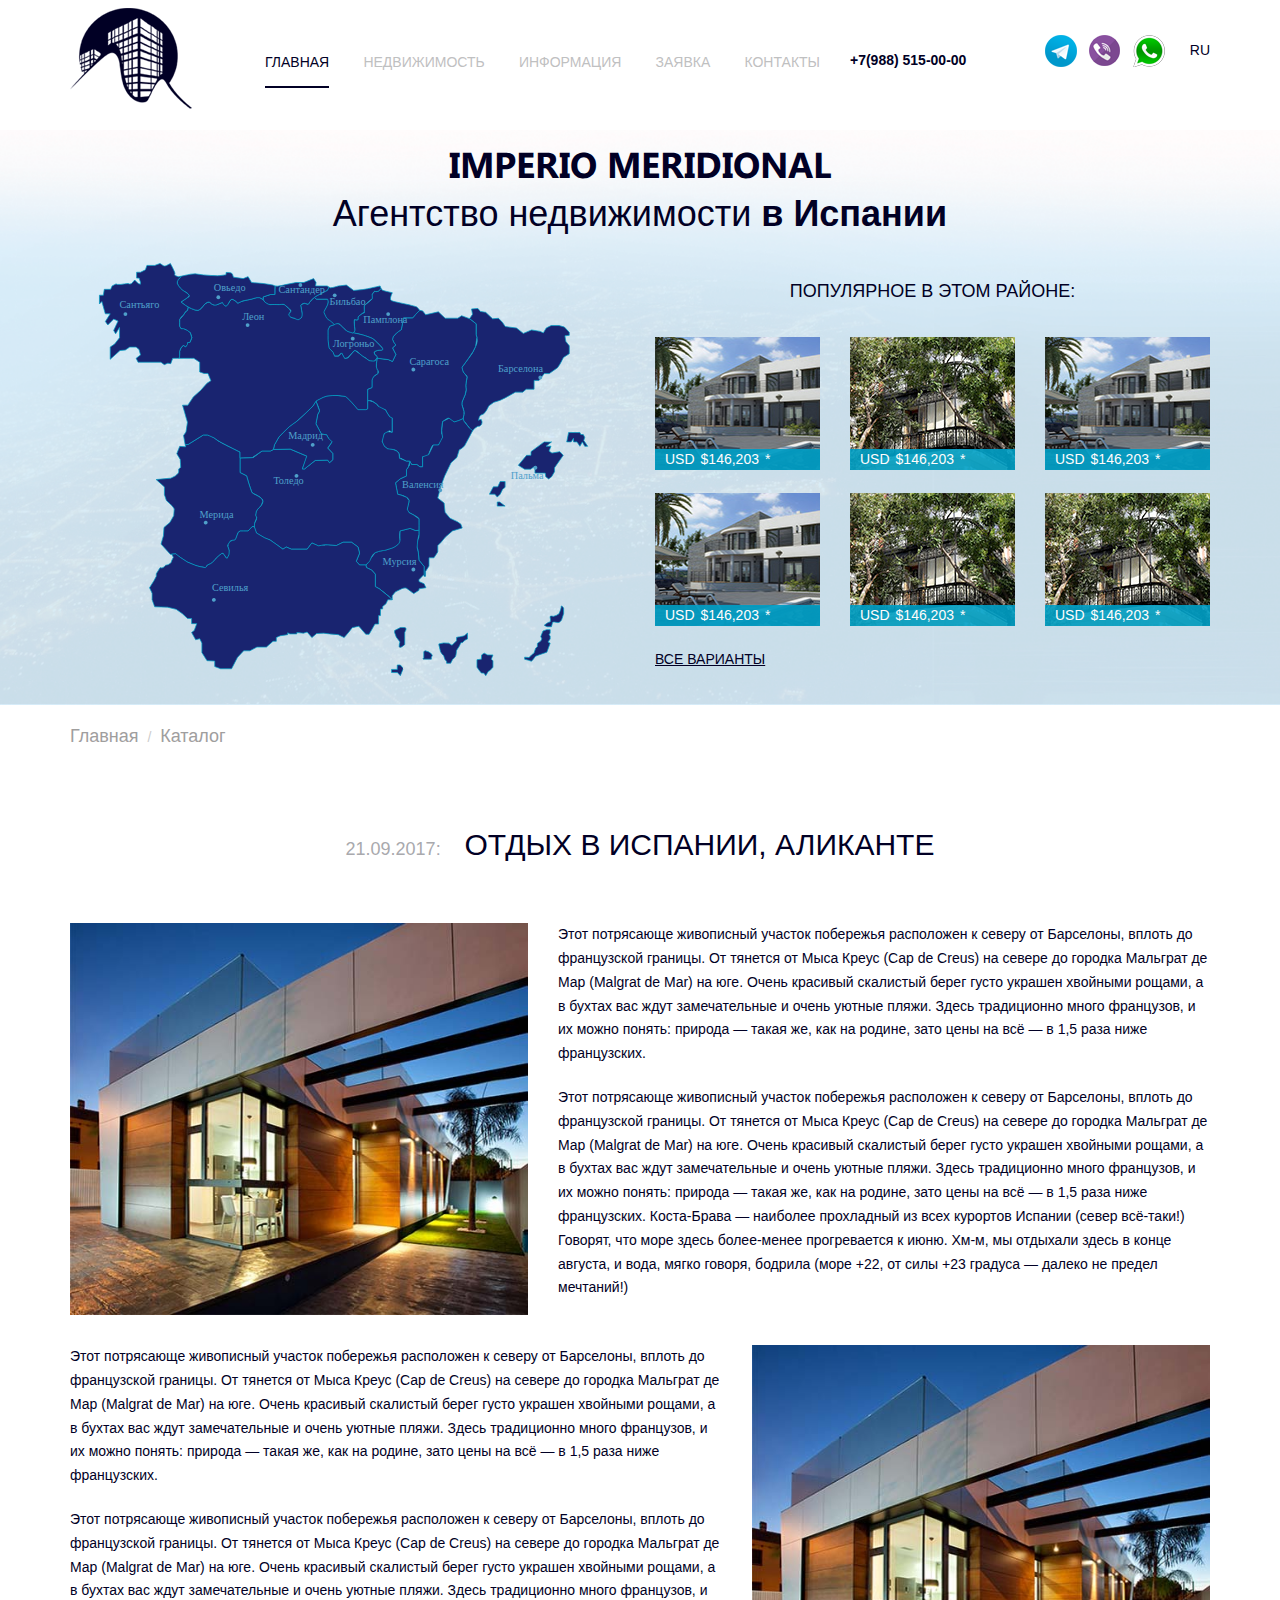
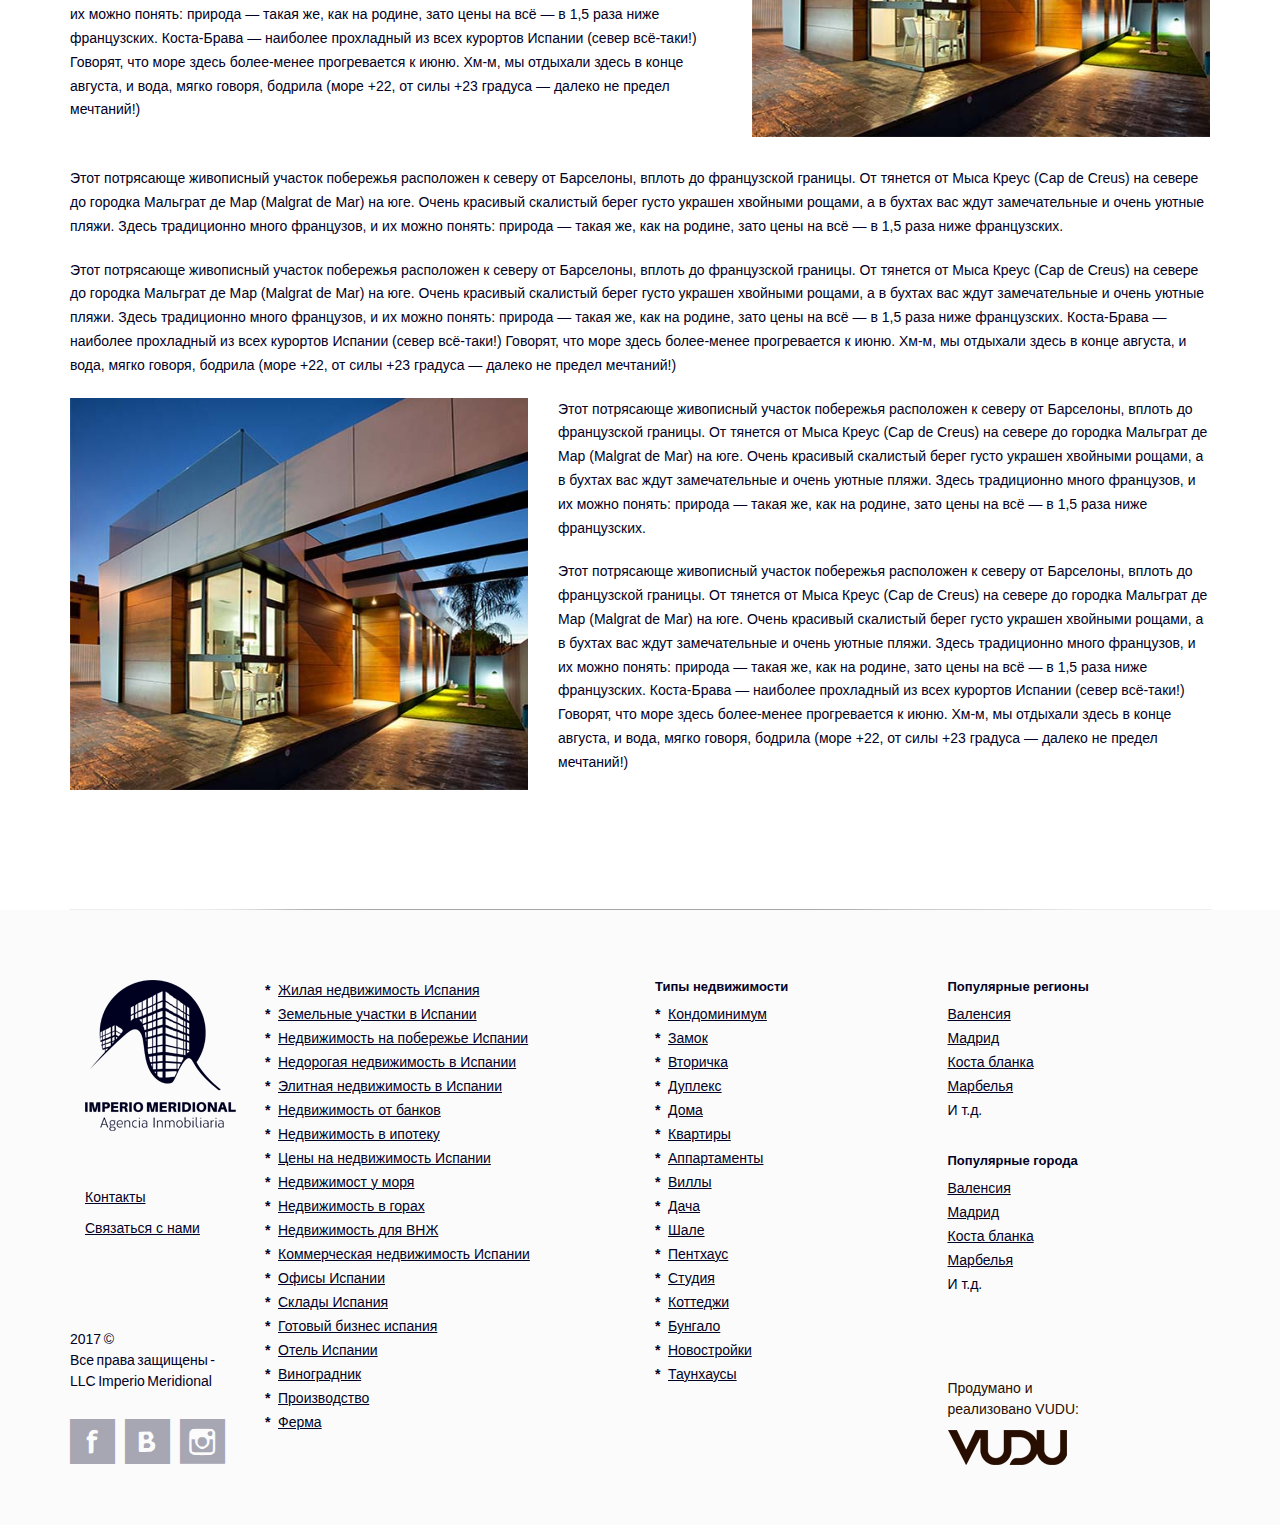
<file: article_map2.html>
<!DOCTYPE html>
<html lang="en">
<head>
	<meta charset="UTF-8">
	<meta name="viewport" content="width=device-width, initial-scale=1.0">
	<meta http-equiv="X-UA-Compatible" content="ie=edge">
	<title>Document</title>
	<link rel="stylesheet" href="css/bootstrap.min.css">
	<link rel="stylesheet" href="css/main.css">

	<!--[if lt IE 9]>
      <script src="https://oss.maxcdn.com/html5shiv/3.7.2/html5shiv.min.js"></script>
      <script src="https://oss.maxcdn.com/respond/1.4.2/respond.min.js"></script>
    <![endif]-->
</head>
<body>
	<div class="wrapper">

	<header class="header header_short_mobile">
				<div class="container">
					<div class="row">
						<div class="col-md-2 col-sm-2 col-xs-2 ">
							<div class="header_logo">
								<a href="#">
									<img src="images/logo.png" alt="logo">
									<span>IMPERIO MERIDIONAL</span>
								</a>
							</div>
						</div>
						<div class="col-md-6 col-md-offset-0 col-sm-3 col-sm-offset-7 col-xs-3 col-xs-offset-7">
							<div class="header_navbar_block">
								<div class="header_navbar">
									<button type="button" class="navbar-toggle">
						        <span class="icon-bar"></span>
						        <span class="icon-bar"></span>
						        <span class="icon-bar"></span>
						      </button>
									 <ul class="header_nav">
										  <li class="active"><a href="#">Главная</a></li>
										   <li><a href="#">Недвижимость</a></li>
										  <li><a href="#">Информация</a></li>
										  <li><a href="#">Заявка</a></li>
										  <li><a href="#">Контакты</a></li>
										</ul>
								</div>
						</div>
						</div>
						<div class="col-md-2 header_contacts">
								<span class="phone">
									+7(988) 515-00-00
								</span>
						</div>
						<div class="col-md-2 header_icon">
								<ul class="header_icon_block">
									<li><a class="bg-tg" href="">Telegram</a></li>
									<li><a class="bg-v" href="">Viber</a></li>
									<li><a class="bg-wu" href="">Watsup</a></li>
								</ul>
								<div class="dropdown">
					        <a class="dropdown-toggle" data-toggle="dropdown" href="#">RU</a>
					        <ul class="dropdown-menu">
					          <li><a href="#"><i class="bg-esp"></i>Esp</a></li>
					          <li><a href="#"><i class="bg-us"></i>Eng</a></li>
					           <li><a href="#"><i class="bg-ru"></i>RU</a></li>
					        </ul>
								</div>
						</div>
					</div>
					</div>
		</header>


		<main class="main">

			<div class="promo_map visible-lg visible-md">
				<div class="promo_map_header">
					<div class="container">
						<div class="row">
							<div class="col-md-12">
								<h1>
									<em>Imperio Meridional</em> 
									<span>
										Агентство недвижимости <strong>в Испании</strong>
									</span>
								</h1>
							</div>
						</div>
							<div class="row">
							<div class="col-md-6">
								<div class="map_block">

									<div class="main_map">
										
								<svg
   xmlns:dc="http://purl.org/dc/elements/1.1/"
   xmlns:cc="http://creativecommons.org/ns#"
   xmlns:rdf="http://www.w3.org/1999/02/22-rdf-syntax-ns#"
   xmlns:svg="http://www.w3.org/2000/svg"
   xmlns="http://www.w3.org/2000/svg"
   xmlns:xlink="http://www.w3.org/1999/xlink"
   xmlns:sodipodi="http://sodipodi.sourceforge.net/DTD/sodipodi-0.dtd"
   xmlns:inkscape="http://www.inkscape.org/namespaces/inkscape"
   version="1.1"
   id="Layer_1"
   x="0px"
   y="0px"
   viewBox="0 0 700 600"
   enable-background="new 0 0 700 600"
   xml:space="preserve"
   sodipodi:docname="КАРТА ИСПАНИИ.svg"
   inkscape:version="0.92.2 (5c3e80d, 2017-08-06)"><metadata
     id="metadata266"><rdf:RDF><cc:Work
         rdf:about=""><dc:format>image/svg+xml</dc:format><dc:type
           rdf:resource="http://purl.org/dc/dcmitype/StillImage" /><dc:title></dc:title></cc:Work></rdf:RDF></metadata><defs
     id="defs264" />

    <g id="barselona" style="fill: none;"  data-count-objects="1138" data-count-flat="19" data-count-villa="113" data-link="barselona_full">
			 <path
     stroke-miterlimit="10"
     d="m 524.76119,91.177612 v 14.699998 c 0,0 2,5 1.3,10 -0.7,5 -7,16 -7,16 l -13.6,18.6 c 0,0 0,3.3 1.7,6.3 1.7,3 5.3,4.3 5.3,6.7 0,2.4 -1.7,7.7 -1.7,11.7 0,4 1.3,6.7 -1,12.7 -2.3,6 -5.3,10.3 -4.3,13.7 1,3.4 3.7,9.3 2.7,13.3 -1,4 -2,8.7 0,9.3 2,0.7 3,3.7 5.7,6.7 2.7,3 1.2,3.9 3.7,5 2.5,1.1 2.5,1.1 2.5,1.1 l 2.6,-3.1 3.8,-2.7 1.5,-0.3 1.9,-0.3 2.4,-2.4 0.6,-3.3 -1.2,-3.4 -2.4,0.5 -1.2,0.8 0.7,-3.5 1.4,-3 2.6,-1.4 1.4,-0.4 2.4,-2.2 2.4,-3.4 3.2,-6 6.7,-4.7 4.9,-1.6 3.9,-1.3 6.6,-3.1 5.3,-2.9 8.7,-5 h 10 l 4.7,-4 h 10.8 v -12 h 6.7 l 7.3,-9.3 h 6.7 l 11.3,-8 3.2,-4.8 2.6,-4.7 2.2,-4.4 8,-5.3 v -6.3 -4.4 l -2.7,-3.4 -2,-2.6 -1.3,-7.6 6,-0.7 v -4 l -6.7,-7.299998 -7.3,-2 h -10.7 l -6.7,3.3 -4,6.699998 -4,-2 -12,-1.999998 -11.3,4.699998 -9.3,-7.299998 -15.3,-2 -4,-6 -5.3,-5.3 -8,0.7 -9.4,-8.8 -7.3,-1.3 -3.3,-4 -8.7,0.7 1.3,7.3 -4,6 z"
     id="path143"
     inkscape:connector-curvature="0"
     style="fill:#192470;stroke:#00a0c6;stroke-miterlimit:10" />
		<path
     d="m 614.86119,163.87761 c 0.4,1.8 -1.2,3.4 -3.1,3.1 -1,-0.2 -1.9,-1 -2.1,-2.1 -0.4,-1.8 1.2,-3.4 3.1,-3.1 1.1,0.3 1.9,1.1 2.1,2.1 z"
     id="path221"
     inkscape:connector-curvature="0"
     style="fill:#4fa0ca" /><text
     font-size="9"
     id="text223"
     x="554.51019"
     y="156.15291"
     style="font-size:14px;font-family:Verdana-Bold;fill:#4fa0ca">Барселона</text>
	 </g>
	
 <g id="saragosa" style="fill: none;" data-count-objects="148" data-count-flat="1589" data-count-villa="10">
			 <path
     stroke-miterlimit="10"
     d="m 443.76119,76.477612 -5.5,6.5 h -12.5 l -3,16 c 0,0 -13.5,8.499998 -12,13.499998 1.5,5 4.5,7.5 4.5,7.5 l -4.6,4 4.6,9 -4.6,9.5 -5.4,-2.5 -15.5,-2 c 0,0 -2.5,13.1 0,15.6 2.5,2.5 2.3,5.4 -1.1,6.9 -3.4,1.5 -5.9,4.5 -5.9,7.5 0,3 0,10 0,10 l -6,2.5 v 11 4.5 h 5 c 0,0 9.5,5 9.5,7.5 0,2.5 10,5 10,5 0,0 7,14 9,11 v 19.5 c 0,0 -9.5,-1.5 -10,0 -0.5,1.5 -6,10.5 -2.5,16.5 3.5,6 9,7 9,7 0,0 6.5,-1 10.5,2.5 4,3.5 3,9.5 3,9.5 h 2 l 7.5,4 h 4.5 l 2.5,4.5 h 7 l 4.5,3.2 h 3.5 v -13.7 l 7.5,-1 c 0,0 5,-15.5 7,-15 2,0.5 7,0 7,0 l 5,-7 c 0,0 1.5,-6 0,-7.5 -1.5,-1.5 0.7,-17.5 0.7,-17.5 0,0 7.3,-6 8.8,-4.5 1.5,1.5 4,5 7,5 3,0 12.2,-4.5 12.2,-4.5 l 1.1,-5.7 v -4.3 l -2.7,-9 0.1,-3.6 4.2,-10.1 1.4,-6.5 -0.4,-6.2 0.4,-3.9 1.3,-7.7 -2.8,-3.8 -2.5,-2.9 -1.7,-6.3 3.6,-4.9 5,-6.9 6.6,-9.8 3.4,-7 1.8,-12 -1.1,-4.1 V 91.077612 l -9,-7 -10.7,-4 -5.2,3.4 h -17.3 l -9.3,-8.7 -17.3,4 -4,-5.3 -4,-0.7 z"
     id="path145"
     inkscape:connector-curvature="0"
     style="fill:#192470;stroke:#00a0c6;stroke-miterlimit:10" />
	<path
     d="m 441.76119,152.97761 c 0.4,1.8 -1.2,3.4 -3.1,3.1 -1,-0.2 -1.9,-1 -2.1,-2.1 -0.4,-1.8 1.2,-3.4 3.1,-3.1 1,0.3 1.9,1.1 2.1,2.1 z"
     id="path217"
     inkscape:connector-curvature="0"
     style="fill:#4fa0ca" /><text
     font-size="9"
     id="text219"
     x="433.8436"
     y="146.81091"
     style="font-size:14px;font-family:Verdana-Bold;fill:#4fa0ca">Сарагоса</text>

	 </g>
		
		<g id="valencia" style="fill: none;" data-count-objects="88" data-count-flat="198" data-count-villa="1134">
				 <path
     stroke-miterlimit="10"
     d="m 429.76119,289.97761 v 8.5 l -8.5,4 -6.5,5.5 3,15.5 c 0,0 15.5,3 15.5,8.5 0,5.5 -5.5,13.5 0,16.5 5.5,3 13.5,6.5 13.5,8.5 0,2 0,25 0,25 0,0 -4.5,9.5 -2.5,14 2,4.5 2.5,17.5 2.5,17.5 l 7,8.5 v 4 5 4.5 h 2 v -6.7 l 4.7,-7.3 v -11.3 h 6.7 l 5.3,-8 v -8.7 l 4.2,-4.2 6.2,-7.4 9.6,-8.4 13.3,-4 -2,-5.3 -4.7,-3.3 -10,-4.7 -6.7,-8 -1.3,-12.7 -8.7,-6.7 4.9,-18 4.7,-12.4 8.5,-17.7 8,-7.3 3.3,-10.5 2.7,-1.5 4.3,-3.5 7.3,-13.6 3.9,-7.5 -4.5,-3.7 -7.3,-9.1 -1.1,-3.6 -6.1,2.7 -6.1,1.8 -7,-5 -8.8,4.5 -1.2,12.4 0.5,5.1 0.6,4 -5.6,10.5 h -7 l -6.3,13.1 -8.3,3 v 13.7 h -3.5 l -4.5,-3.2 h -7 l -2.5,-4.5 -0.5,5.5 z"
     id="path147"
     inkscape:connector-curvature="0"
     style="fill:#192470;stroke:#00a0c6;stroke-miterlimit:10" />
		<path
     d="m 478.36119,317.57761 c 0.4,1.8 -1.2,3.4 -3.1,3.1 -1,-0.2 -1.9,-1 -2.1,-2.1 -0.4,-1.8 1.2,-3.4 3.1,-3.1 1,0.2 1.9,1.1 2.1,2.1 z"
     id="path245"
     inkscape:connector-curvature="0"
     style="fill:#4fa0ca" /><text
     font-size="9"
     id="text247"
     x="423.80328"
     y="315.47092"
     style="font-size:14px;font-family:Verdana-Bold;fill:#4fa0ca">Валенсия</text>
			
	 </g>

		<g id="murcia" style="fill: none;" data-count-objects="568" data-count-flat="12" data-count-villa="43">
			<path
     stroke-miterlimit="10"
     d="m 375.26119,423.57761 7,3.4 5,5.5 v 9.5 7.5 l 5.5,3 7,5.5 c 0,0 3,2.5 5,4 2,1.5 5.5,5.5 5.5,5.5 v -5.5 l 4.5,-5.5 8.5,-4 c 0,0 4.5,-2.5 7,-0.5 2.5,2 9.5,7 9.5,7 l 7,-4.5 v -2 l 9.5,-1.5 -2.5,-5.4 -7,-3.1 v -2.5 l 4.5,-4.5 2.5,-2.5 v -11 l -7,-8.5 -0.8,-10.1 -1.7,-7.4 0.8,-9.7 1.7,-7.8 v -6 l -4.5,0.5 -7.5,-3 -13.9,3.5 -0.1,12.5 -2.8,6.1 -5.7,3.8 -8.9,3.1 -10.2,2.1 -6.2,2.2 -5.5,7.2 -5.8,8.2 -1.3,1.3 z"
     id="path179"
     inkscape:connector-curvature="0"
     style="fill:#192470;stroke:#00a0c6;stroke-miterlimit:10" />	 
			<path
     d="m 441.76119,425.67761 c 0.4,1.8 -1.2,3.4 -3.1,3.1 -1,-0.2 -1.9,-1 -2.1,-2.1 -0.4,-1.8 1.2,-3.4 3.1,-3.1 1,0.3 1.9,1.1 2.1,2.1 z"
     id="path241"
     inkscape:connector-curvature="0"
     style="fill:#4fa0ca" /><text
     font-size="10"
     id="text243"
     x="397.1366"
     y="419.97791"
     style="font-size:14px;font-family:Verdana-Bold;fill:#4fa0ca">Мурсия</text>
	 </g>

	<g id="toledo" style="fill: none;" data-count-objects="187" data-count-flat="191" data-count-villa="1132">
				<path
     stroke-miterlimit="10"
     d="m 202.76119,273.97761 v 20 l 9,4.5 c 0,0 4,14 5.5,17.5 1.5,3.5 0.5,5 4.5,7 4,2 7,3.5 8.5,4.8 1.5,1.3 4.5,2.8 3.5,6.8 -1,4 -4.5,7 -7,9.5 -2.5,2.5 -3.5,9.5 -2,10 1.5,0.5 0.5,4.5 -2,8.5 -2.5,4 2.5,14 2.5,14 l 11,6.5 7.5,3 11.5,8 6,4.5 4.5,-3 7,3 h 21.5 l 6.5,-8.5 9,4 8.5,-1.5 16,1 9,-4.5 h 11.5 l 8.9,6.5 2.1,8.5 -4.5,11 4.5,5 h 8.5 l 5.5,-5.5 c 0,0 2,-6.5 5.5,-10 3.5,-3.5 15,-4.5 15,-4.5 l 9.5,-3 c 0,0 12,-4.5 11,-11 -1,-6.5 0.1,-12.5 0.1,-12.5 l 13.9,-3.5 7.5,3 4.5,-0.5 v -6 -9.5 l -7.7,-5.5 -5.8,-3 -2.4,-4.5 2,-9 0.4,-3 -3.3,-4.3 -7.2,-3 -5,-1.3 -3,-15.5 6.5,-5.5 8.5,-4 v -8.5 l 2.6,-3.8 1.9,-7.7 h -4.5 l -9.5,-4 -0.7,-6.3 -2.3,-3.2 -5.6,-2.4 -7.7,-1.1 -4.4,-3.4 -3,-6.6 2.8,-10.7 7.3,-3.9 3.5,2.1 v -19.5 l -3.4,-1.7 -3.5,-5.4 -2.1,-3.9 -10,-5 -1.9,-2.6 -5.3,-3.6 -4.8,-1.3 h -2.4 v 4.5 6.5 l -2.5,1 h -10.6 c 0,0 -14.9,-18 -17.4,-18 -2.5,0 -18.5,-3 -27,0 -8.5,3 -13,6.5 -13,6.5 l 3.5,8.5 1.5,5 -2.5,4.5 -2.5,13 7.5,14 7,1 4,7 3.5,2.5 -3.5,5.5 -2.5,3 7,7.5 v 8.5 l -4.5,4 -2.5,-3.5 -17,0.5 -14.5,11.5 h -3 l 5,-13 1,-4.5 -22.5,-9.5 -23,0.5 -4,2 h -11.5 l -12,9 z"
     id="path149"
     inkscape:connector-curvature="0"
     style="fill:#192470;stroke:#00a0c6;stroke-miterlimit:10" />	

			<path
     d="m 282.36119,297.97761 c 0.4,1.8 -1.2,3.4 -3.1,3.1 -1,-0.2 -1.9,-1 -2.1,-2.1 -0.4,-1.8 1.2,-3.4 3.1,-3.1 1,0.2 1.9,1.1 2.1,2.1 z"
     id="path229"
     inkscape:connector-curvature="0"
     style="fill:#4fa0ca" /><text
     font-size="9"
     id="text231"
     x="248.2612"
     y="309.81091"
     style="font-size:14px;font-family:Verdana-Bold;fill:#4fa0ca">Толедо</text>
	 </g>

		<g id="madrid" style="fill: none;" data-count-objects="458" data-count-flat="194" data-count-villa="178">
			   <polygon
     stroke-miterlimit="10"
     points="537,313.5 529,321 523,325 515.5,331 504,343 498,353.5 496.5,360 519.5,359.5 542,369 536,386.5 539,386.5 553.5,375 570.5,374.5 573,378 577.5,374 577.5,365.5 570.5,358 576.5,349.5 571.7,344.7 569,340 562,339 554.5,325 557,312 559.5,307.5 554.5,294 550.5,300.5 544,307 "
     id="polygon151"
     transform="translate(-248.23881,-97.522388)"
     style="fill:#192470;stroke:#00a0c6;stroke-miterlimit:10" />
		<path
     d="m 304.46119,255.67761 c 0.4,1.8 -1.2,3.4 -3.1,3.1 -1,-0.2 -1.9,-1 -2.1,-2.1 -0.4,-1.8 1.2,-3.4 3.1,-3.1 1,0.2 1.9,1 2.1,2.1 z"
     id="path225"
     inkscape:connector-curvature="0"
     style="fill:#4fa0ca" /><text
     font-size="9"
     id="text227"
     x="268.51019"
     y="248.14421"
     style="font-size:14px;font-family:Verdana-Bold;fill:#4fa0ca">Мадрид</text>

	 </g>

	 <g id="merida" style="fill: none;" data-count-objects="348" data-count-flat="192" data-count-villa="1673">
			 <path
     stroke-miterlimit="10"
     d="m 132.26119,255.47761 20.5,-12.8 c 0,0 3.5,0.3 5.5,0 2,-0.3 10,4 12.5,6.4 2.5,2.4 21,11.4 21,11.4 l 11,5.5 v 8 20 l 9,4.5 1.2,4.3 1.9,6.4 2.3,6.9 1.8,4.9 2.7,2.1 2.9,1.4 4,2.2 3.9,3 1.4,3.5 -2.1,5.3 -2.6,3.1 -2.4,2.4 -1.8,3.1 -0.9,5 0.7,1.8 0.7,1.9 -2.7,6.7 -0.5,5.3 h -2.9 l -5.7,6 h -6.3 -4.6 c 0,0 -2.3,0.7 -3.3,3.7 -1,3 -2.3,7.7 -3.7,8.7 -1.4,1 -5.7,-1 -6.7,2 -1,3 -4,4.3 -2.7,6.7 1.3,2.3 2.7,8 2,9.7 -0.7,1.7 -1.7,5 -3,6.3 -1.3,1.3 -2.7,-3.7 -4,-4.3 -1.3,-0.7 -1,-3.7 -3.7,-2 -2.7,1.7 -6.3,4.8 -7.7,6.6 -1.3,1.8 -5,6.1 -7.3,7.1 -2.3,1 -5.7,1.7 -6,4.3 -0.3,2.6 -4.7,-0.3 -6.3,0 -1.7,0.3 -10,-2.5 -10,-2.5 l -10.6,-4.6 -5.7,-4 -5.7,-3.7 -3.3,-3 -2.3,0.2 -3.3,0.3 -1.7,0.2 -3.3,-3.7 -2.4,-2.6 -2.399996,-2.6 -4.6,-5.1 1.8,-6.3 1.5,-5.1 0.7,-11.3 3.899996,-3.3 4.1,-3.4 5.3,-9.3 0.7,-9.3 -1.7,-2.6 -2.1,-2.3 -2,-2 -4.9,-4.5 -1.7,-5 -0.999996,-3 v -10.6 l -11.3,-10 6.4,-0.6 8.299996,-0.8 5.4,-0.5 6,-3 4.4,-4.1 0.3,-2.2 v -3.2 l 2.7,-2.2 -0.3,-5.3 -0.3,-5.4 -4.7,-8 4,-10 8,0.7 -0.5,-2.8 z"
     id="path161"
     inkscape:connector-curvature="0"
     style="fill:#192470;stroke:#00a0c6;stroke-miterlimit:10" />
		<path
     d="m 158.56119,361.77761 c 0.4,1.8 -1.2,3.4 -3.1,3.1 -1,-0.2 -1.9,-1 -2.1,-2.1 -0.4,-1.8 1.2,-3.4 3.1,-3.1 1,0.3 1.9,1.1 2.1,2.1 z"
     id="path233"
     inkscape:connector-curvature="0"
     style="fill:#4fa0ca" /><text
     font-size="10"
     id="text235"
     x="147.5945"
     y="355.47791"
     style="font-size:14px;font-family:Verdana-Bold;fill:#4fa0ca">Мерида</text>
	 </g>

		 <g id="sevilla" style="fill: none;" data-count-objects="5678" data-count-flat="234" data-count-villa="546">
			<path
     stroke-miterlimit="10"
     d="m 374.26119,419.97761 h -8.5 l -1.1,-1.3 -3.4,-3.8 4.5,-11 -2.1,-8.5 -8.9,-6.5 h -11.5 l -9,4.5 c 0,0 -11.8,-0.7 -12.8,-0.8 -1,-0.1 -7.7,0.6 -7.7,0.6 l -4,0.7 -9,-4 -6.5,8.5 h -21.5 l -7,-3 -4.5,3 -9.5,-6.9 -8,-5.6 -4,-1.6 -3.5,-1.4 -11,-6.5 -3,-8.7 h -2.9 l -5.7,6 h -6.3 -4.6 l -2.6,2.1 -1.9,4.9 -1.2,3.2 -1.4,2.1 -3,0.3 -3.7,1.7 -2.3,3.8 -0.3,2.9 1.7,5.1 -0.3,6 -2.5,4.9 -1.3,-0.3 -4.1,-6 h -2.1 l -4.6,3.5 -4,4.2 -3.9,4.2 -2.5,1.8 -4.2,1.8 -1.8,2.6 -1.3,1.1 -6.6,-1.2 -6.3,-1.7 -11.1,-4.5 -7.3,-4.7 -2.6,-1.7 -6.4,-5 -5.6,0.5 2.3,4.2 -2,4 -1,3 c 0,0 -3.5,3.5 -6,3.5 -2.5,0 -2.999996,2.5 -4.999996,3.6 -2,1.1 -4,0 -4,0 l -5.3,8.4 v 3.5 l -3.2,6 -6,9.5 3.5,7.5 c 0,0 0,9.5 0,9 0,-0.5 3.5,9.5 3.5,9.5 l 17.399996,0.5 12,3 8.5,6 7,6.5 h 5.5 v 7 h 7 l -3.5,9.5 -3.5,2.5 5.5,10 5.5,-1.5 3,6 v 13 l 7,11 10.5,0.5 v 7.5 l 8,3 h 15 l 8,-15.5 8.5,-9 h 8.5 l 9.5,-5 h 13 l 9,-8 h 4.5 v -5 l 5.5,-2.5 10,-1.5 v -2.5 l 3,1.5 h 9.5 v -2 l 4,0.5 5,0.5 5,-1.5 6.5,7.5 6.5,-5.5 9.5,-0.5 8,1 12,1 8,4 6,-7 5,-6.5 9,-2 9.5,11 h 4.5 l 8,-14 h 5 v -8.5 -3 h 2.5 v -5 -4 h 3 v -3.5 l 4.5,-3.5 2.5,-5.5 h 6 l -2.6,-2.8 -6.2,-5.3 -8.7,-6.9 -5.5,-3 v -17 l -5,-5.5 -3.8,-1.9 -3.2,-1.5 z"
     id="path181"
     inkscape:connector-curvature="0"
     style="fill:#192470;stroke:#00a0c6;stroke-miterlimit:10" />
		 	<path
     d="m 169.66119,466.97761 c 0.4,1.8 -1.2,3.4 -3.1,3.1 -1,-0.2 -1.9,-1 -2.1,-2.1 -0.4,-1.8 1.2,-3.4 3.1,-3.1 1.1,0.2 1.9,1.1 2.1,2.1 z"
     id="path237"
     inkscape:connector-curvature="0"
     style="fill:#4fa0ca" /><text
     font-size="10"
     id="text239"
     x="164.46989"
     y="455.81091"
     style="font-size:14px;font-family:Verdana-Bold;fill:#4fa0ca">Севилья</text>
	 </g>

	<g id="pamplona" style="fill: none;" data-count-objects="987" data-count-flat="6" data-count-villa="654">

		 <polygon
     stroke-miterlimit="10"
     points="645.3,143 651,144.5 658.7,146.3 657.3,149.5 656.4,152.4 656.1,155 657.3,157 660.3,158 662.8,158.6 665.7,159.3 672.7,160.8 681.8,162.8 684.7,163.5 690.2,165 692,165.7 694.1,167.7 696,170.3 695,171.3 690.5,175.8 686.5,180.5 684.3,180.5 679,180.5 674,180.5 673,186 671.8,192 671,196.5 669.6,197.4 667.4,199 663.9,201.9 661.5,204.2 659.8,206.4 659,210 660.8,214.1 663.5,217.5 660.3,220.3 658.9,221.5 663.5,230.5 658.9,240 653.5,237.5 638,235.5 637.9,234 636.7,232 635.6,231.4 634.6,229.9 634,228 634.7,226.7 637.1,225.5 639,224.9 641,224.7 643.3,224.6 645.5,223.9 645.3,222 643.3,219.6 639,215.2 636.9,213.1 634,210.4 631,208.3 628,207.2 625,206.1 622.2,205.1 618.2,203.9 611.9,202.3 606.8,201.3 604.7,201 607.1,199.1 607.6,196 607.3,193.7 607,190.3 606.8,184.7 607.7,182.9 610,183.4 611.9,182.9 611.9,179.3 614.2,177.2 617.5,174.6 620.3,173.7 620.3,164 631,155 631,149 632.6,146.4 635,144.4 637.3,144.8 639.7,144.3 643.3,140.5 "
     id="polygon169"
     transform="translate(-248.23881,-97.522388)"
     style="fill:#192470;stroke:#00a0c6;stroke-miterlimit:10" />
			<text
     font-size="9"
     id="text253"
     x="370.76138"
     y="90.12661"
     style="font-size:14px;font-family:Verdana-Bold;fill:#4fa0ca">Памплона</text>
<circle
     cx="404.7612"
     cy="77.777618"
     r="2.5999999"
     id="circle255"
     style="fill:#4fa0ca" />
			 
	 </g>

  <g id="logrono" style="fill: none;" data-count-objects="098" data-count-flat="45" data-count-villa="324">
		
		 <path
     stroke-miterlimit="10"
     d="m 322.46119,99.477612 v 13.299998 l 1.4,11.3 c 0,0 4.9,5 5.4,5.7 0.5,0.7 2.2,5.3 2.2,5.3 h 5.3 l 4.3,-4.3 4.3,7.7 4.3,-1 8.7,-9.7 c 0,0 2.5,-0.7 5.3,2 2.7,2.7 6.4,6 8.7,7 2.3,1 6,5.3 8.3,5 2.3,-0.3 4.3,1.4 5.7,0 1.3,-1.4 3.3,-3.9 3.3,-3.9 0,0 0,-3.5 -1.3,-3.5 -1.3,0 -4,-4.7 -2,-5.3 0,0 3,-2 6.3,-2 3.3,0 6,-0.3 4.3,-2.7 -1.7,-2.3 -12,-13 -14.3,-13.7 -2.3,-0.7 -8.3,-3.7 -19.1,-6 -10.8,-2.3 -7.3,-1.3 -7.3,-1.3 l -3.6,-1 -3.1,-1 -2.8,-1.999998 -3.3,-3.1 -4.2,-4.2 -2.7,-1.3 h -4 l -1.3,1.3 -2.2,0.7 -4.3,1.7 z"
     id="path159"
     inkscape:connector-curvature="0"
     style="fill:#192470;stroke:#00a0c6;stroke-miterlimit:10" />
		<path
     d="m 358.36119,109.47761 c 2.1,2.8 -1,6 -3.8,3.8 -2.2,-2.8 1,-6 3.8,-3.8 z"
     id="path213"
     inkscape:connector-curvature="0"
     style="fill:#4fa0ca" /><text
     font-size="9"
     id="text215"
     x="329.26129"
     y="122.86141"
     style="font-size:14px;font-family:Verdana-Bold;fill:#4fa0ca">Логроньо</text>
			 
	 </g>

		 <g id="leon" style="fill: none;" data-count-objects="526" data-count-flat="84" data-count-villa="1">
			
			 <path
     stroke-miterlimit="10"
     d="m 132.06119,68.177612 -0.9,4.6 -2.7,2 -3,4.7 -5,5.9 v 9.1 l 2,3.3 5.7,1 7,4.599998 2,6.7 -2.7,6.5 h -3 l -2.7,5.9 -3.3,-2 -3.3,3.7 -1.7,4.3 v 5 l -0.7,4.7 h 6.5 2.8 6 4.7 l 8,5.3 v 13.3 l 2.3,0.8 3.7,1.2 h 5.3 l 4,10 -5.3,3.3 -4.6,5.2 -3.8,4.3 -10.3,9.2 -2,3.1 -3.1,4.7 -2.3,3.5 h -7.3 l 2.8,9.6 2.9,10.3 1,3.4 -2,13.3 -3.3,4.8 2.2,12.6 4.3,-0.6 20.5,-12.8 h 5.5 l 9.2,4 4.5,3.3 4.4,2.6 2.6,1.4 7.3,3.8 6.8,3.4 7.6,3.8 2.1,1 v 8 l 4.7,-0.1 12,-0.3 13.3,-9 h 11.5 l 4,-2 1.5,-6.5 2,-3.5 4,-7 6,-6.3 8.5,-8.1 9.4,-6.8 9.1,-8.2 4.1,-3.8 5.9,-5.7 3.5,-3.5 4,-6.5 1.5,-1 8.5,-4.3 5,-1.7 8,-0.8 h 7.5 l 9.5,1.3 1.9,1.1 7.1,7.2 8.4,9.7 h 10.6 l 2.5,-1 v -26.7 l 6,-2.5 v -10 c 0,0 1.5,-4.4 2.7,-5.4 1.2,-1 5.3,-3.7 5.3,-3.7 v -4 l -1,-1.3 -1.1,-4.1 0.1,-4.3 0.3,-2.8 0.7,-4.4 -3.3,3.9 -3.4,0.1 -4.3,-0.7 -3.8,-2.8 -5.3,-3.4 -3.4,-2.9 -6.1,-4.3 h -1.6 l -3.3,3.7 -5.3,6 -4.3,1 -4.3,-7.7 -4.3,4.3 h -5.3 l -2.2,-5.3 -5.4,-5.7 -1.4,-11.3 v -5.4 -7.999998 l 2.3,-5 6.7,-2.3 -2.2,-2.1 -4.5,-4.7 h -1.6 l -2.1,-2.1 -1.9,-3.7 -1.7,-3.5 0.7,-3.3 2.5,-4.6 1.7,-3.5 0.6,-4.5 -1,-2.7 h -15.5 l -2.3,-2.6 -3.1,2.6 -3.6,4.1 -1.3,2.2 -1.4,0.6 -4.6,-1.2 -3.1,1.2 -1.9,1.5 1,5 0.9,5.9 -1,6 -4.1,2.6 -5.7,-1.9 -4.1,-1 -3,-3.6 0.9,-2.6 1.7,-1.8 -1.9,-3.7 -7.1,-6 -3,-0.3 -4.8,0.4 -7,-0.1 -4.5,0.1 -7.3,-3.7 -2.2,-3.2 -2.4,-1.3 -3.4,-1.8 -3.2,0.6 -3,0.9 -4,1.1 -8.6,1.8 -5.2,1.5 -4.7,2.2 -2.7,-2.5 -3.8,-2.5 -1.5,-0.5 -2.8,2.5 -2.3,4 -2.9,3 -1.9,-0.7 -3.1,-4.3 -3.3,1.3 -4.1,1.7 -4.3,0.4 -3.3,-1.5 -2.6,-2.2 -2.2,-0.1 -3.6,2.2 -4,4.5 -2.4,2.6 -3.8,2 -3.8,-0.6 -3.8,-1.4 z"
     id="path167"
     inkscape:connector-curvature="0"
     style="fill:#192470;stroke:#00a0c6;stroke-miterlimit:10" />
			
			<circle
     cx="213.06119"
     cy="92.777618"
     r="2.5999999"
     id="circle201"
     style="fill:#4fa0ca" /><text
     font-size="10"
     id="text203"
     x="205.761"
     y="85.389709"
     style="font-size:14px;font-family:Verdana-Bold;fill:#4fa0ca">Леон</text>
			 
	 </g>

		 <g id="bilbao" style="fill: none;" data-count-objects="765" data-count-flat="54" data-count-villa="54">
		 	 <path
     stroke-miterlimit="10"
     d="m 306.76119,57.477612 h 15.3 c 0,0 2.3,3 0,8 -2.3,5 -5.7,9.3 -4.7,10.7 1,1.3 3.1,8.2 5.7,9.2 2.6,1 8.3,6.8 8.3,6.8 0,0 5,-3 8,0 3,3 8.3,8.699998 10.3,9.299998 2,0.6 5.7,2 6.7,2 1,0 3,-2 3,-3.699998 0,-1.7 -2,-15.5 0,-14.4 2,1.1 4.3,0 4.3,0 v -3.6 c 0,0 8.1,-7.7 8.4,-5.7 0.3,2 0,-9.7 0,-9.7 0,0 9.7,-9.1 10.7,-9 1,0 0,-6 0,-6 0,0 3,-5.5 4,-4.6 1,0.9 4.7,-0.1 4.7,-0.1 l 3.6,-3.8 -1.3,-3.4 -4.4,1 -7.6,1.7 -5,1.1 -7,1.2 -12,1.1 -10,-7.3 -2.7,0.3 -5.7,0.7 -2.6,0.2 -2.3,0.7 -5.2,1.4 -3.5,0.5 -1.9,-1.2 -2.1,4.6 -4.9,2.5 -6.7,3.6 -4.4,2.3 -1.3,1.1 z"
     id="path157"
     inkscape:connector-curvature="0"
     style="fill:#192470;stroke:#00a0c6;stroke-miterlimit:10" />
			<circle
     cx="331.86118"
     cy="52.277615"
     r="2.5999999"
     id="circle209"
     style="fill:#4fa0ca" /><text
     font-size="9"
     id="text211"
     x="324.76138"
     y="64.810814"
     style="font-size:14px;font-family:Verdana-Bold;fill:#4fa0ca">Бильбао</text>
 
	 </g>

		 <g id="santander" style="fill: none;" data-count-objects="000" data-count-flat="234" data-count-villa="456">
			
			<path
     stroke-miterlimit="10"
     d="m 236.46119,61.177612 c 0,0 4,3.7 7.3,3.7 3.3,0 8.3,-0.3 10.7,0 2.3,0.3 7.3,-1 8.7,0 1.4,1 6.3,5.3 6.3,5.3 0,0 4,3.3 2.7,4.3 -1.3,1 -2.7,2.7 -2.7,4.3 0,1.7 2,3.7 4.7,4 2.7,0.3 3,1 4.7,1.7 1.7,0.7 3,1.7 5.3,0 2.3,-1.7 3.3,-2.3 3.3,-5.7 0,-3.3 -2,-13 -2,-13 0,0 2.7,-2.7 5,-2.7 2.3,0 5.3,2.3 6,0.7 0.7,-1.7 3.7,-5.3 3.7,-5.3 l 5.7,-4.7 13,-6.9 3,-1.4 2.1,-4.5 -2.4,-1.5 h -15.8 l 0.7,-4.7 -3.3,-5.3 -13.3,5.3 h -10.7 l -12.4,2.5 -7.8,1.7 -5.4,0.8 -3,-0.4 -0.2,11.7 h -6 l -10,3.3 v 3.5 z"
     id="path155"
     inkscape:connector-curvature="0"
     style="fill:#192470;stroke:#00a0c6;stroke-miterlimit:10" />
			<circle
     cx="285.06119"
     cy="38.177608"
     r="2.5999999"
     id="circle249"
     style="fill:#4fa0ca" />
     <text
     font-size="9"
     id="text251"
     x="255.2818"
     y="49.619213"
     style="font-size:14px;font-family:Verdana-Bold;fill:#4fa0ca">Сантандер</text>

 
	 </g>

	  <g id="оviedo" style="fill: none;" data-count-objects="1" data-count-flat="1922" data-count-villa="234">
			 <path
     stroke-miterlimit="10"
     d="m 120.26119,29.477612 c 0,0 -3,1 -3,5.5 0,4.5 7.5,11.5 10.5,12.5 3,1 7.5,5.5 5,7 -2.5,1.5 -10.5,7 -10.5,7 0,0 2.5,2 6,4.5 3.5,2.5 13.5,7.2 17,6.8 3.5,-0.3 7,-5.8 7,-5.8 0,0 6.5,-8.5 10,-4.5 3.5,4 8,3 8,3 l 8.5,-3.5 c 0,0 2,5 5,5 3,0 5,-11.5 9.5,-9 4.5,2.5 6.5,5 6.5,5 l 6.5,-3 12,-2.5 7,-2 h 4.5 l 4.5,2.5 v -3.5 l 10,-3.3 h 6 v -6.7 l 0.2,-5 -2.8,-1.2 -2.3,-0.5 -10.9,-1.6 -7,-0.6 -9,-0.8 -4.7,-8 -6.7,2.7 -13.3,-2 -1.3,-4 -1.6,-1.8 -4.1,-0.6 h -3 l -0.1,3.2 -4,0.5 -4.3,0.6 -3.4,0.2 -4.7,-0.2 -4.3,-0.2 -10.3,-0.8 -11,-1.4 -6,0.4 -5,1 -2.3,0.5 -6.4,1.5 z"
     id="path153"
     inkscape:connector-curvature="0"
     style="fill:#192470;stroke:#00a0c6;stroke-miterlimit:10" />
		<circle
     cx="173.16119"
     cy="54.877605"
     r="2.5999999"
     id="circle205"
     style="fill:#4fa0ca" /><text
     font-size="10"
     id="text207"
     x="167.0945"
     y="46.901211"
     style="font-size:14px;font-family:Verdana-Bold;fill:#4fa0ca">Овьедо</text>

	 </g>
		
	<g id="santiago" style="fill: none;" data-count-objects="87" data-count-flat="000" data-count-villa="345">
			  <path
     stroke-miterlimit="10"
     d="m 131.06119,72.777612 -2.7,2 -3,4.7 -3,2.7 -2,3.2 v 3.8 5.3 l 2,3.3 h 3.3 l 5.3,2.299998 4,3.3 2,6.7 -2.7,6.5 h -3 l -0.3,2.9 -2.3,3 -3.3,-2 -3.3,3.7 -1.7,4.3 v 7 l -0.7,2.7 h -2.5 -6.2 l -2.7,7.3 -4,-0.7 -4.699996,2 -4.7,-3.3 h -31.1 l -2.7,-5.3 6,-4.7 -2,-7.3 -4,-3.3 h -8.7 l -6,4 -7.3,0.7 -13.3,11.9 v -16.7 l 6,-4 6.7,-8.7 V 96.077612 l -5.3,8.699998 -2.7,-4.7 6,-12.699998 -6,-2.7 -8,8 -3.3,-4.7 6.6,-10.5 h -6.7 l -4.7,-16.7 -3.3,3.3 v -12 h 5.3 l 1.3,-8 h 8.7 l 2,-4.7 5.3,-2.7 2,0.7 h 4.7 l 4.6,-0.7 5.1,-0.5 1.7,0.5 1,0.3 2.1,-0.8 4.3,-4.8 2.7,2.7 2,2 2.9,1.1 0.3,-2.5 -1.9,-5.9 h -3.4 v -8 h 5.3 l 6.7,-3.3 2,-6 h 10.7 l 7.3,-2.7000001 c 0,0 4.8,3.8000001 6.499996,3.6000001 1.7,-0.2 7.5,-3.6000001 7.5,-3.6000001 l 2.7,5.1000001 2,4.2 1.2,2.8 0.4,1.3 -0.3,1.3 c 0,0 -0.3,1.2 0.7,1.9 1,0.6 4.1,1.5 4.1,1.5 l 3.6,-0.6 -1.2,2 -2.3,2.3 -1.4,3.1 v 2.5 l 1.6,3 2.5,3.2 3.1,2.9 3.3,2.1 4.2,2.9 1.5,2.4 -2.8,3.1 -3.8,2.5 -3.4,2.3 -1.2,0.8 2.6,2 3.4,2.5 1.9,1.2 1.9,1 z"
     id="path163"
     inkscape:connector-curvature="0"
     style="fill:#192470;stroke:#00a0c6;stroke-miterlimit:10" />

     <circle
     cx="46.461205"
     cy="77.777618"
     r="2.5999999"
     id="circle197"
     style="fill:#4fa0ca" /><text
     font-size="10"
     id="text199"
     x="38.427895"
     y="70.14431"
     style="font-size:14px;font-family:Verdana-Bold;fill:#4fa0ca">Сантьяго</text>


	 </g>

    <g id="palma" style="fill: none;" data-count-objects="8" data-count-flat="1934" data-count-villa="1234">	
		<path
     stroke-miterlimit="10"
     d="m 627.53731,252.10298 c -2,0.7 -10,0 -10,0 l -18,13.3 v 5 h -6 l -11.3,13.7 8.7,5.3 h 8 l 6,-4 v 9.3 h 6 8 l 0.7,4.9 4,3.1 4,-3.1 4,-6.9 v -5.3 l 3.3,-4.7 8.6,-12.3 -4.7,-5 -10.7,2 -4,-2.7 2.7,-6.7 h -6.7 z"
     id="path175"
     inkscape:connector-curvature="0"
     style="fill:#192470;stroke:#00a0c6;stroke-miterlimit:10" />
      <polygon
     stroke-miterlimit="10"
     points="880.7,439 875.3,449 882.7,449 886,453 890,449 893.3,442.3 896.7,439.7 896.7,431.7 890,431.7 886.7,439 "
     id="polygon171"
     transform="translate(-332.46269,-125.59701)"
     style="fill:#192470;stroke:#00a0c6;stroke-miterlimit:10" />
      <polygon
     stroke-miterlimit="10"
     points="990,372.7 990,377.7 994.7,377.7 998.7,383.7 1002,377.7 1005.3,383.7 1009.3,383.7 1004,375.7 1005.3,371.5 1003.3,367.7 1000,367.7 998.7,365 995,365 990.7,365 983.3,365 980.7,377.7 986.7,377.7 "
     id="polygon177"
     transform="translate(-332.46269,-125.59701)"
     style="fill:#192470;stroke:#00a0c6;stroke-miterlimit:10" />
      <polygon
     stroke-miterlimit="10"
     points="893,465.3 886,465.3 886,459.7 889.3,459.7 896.7,465.3 "
     id="polygon173"
     transform="translate(-332.46269,-125.59701)"
     style="fill:#192470;stroke:#00a0c6;stroke-miterlimit:10" />
      <path
     d="m 608.13731,286.90298 c 0.4,1.8 -1.2,3.4 -3.1,3.1 -1,-0.2 -1.9,-1 -2.1,-2.1 -0.4,-1.8 1.2,-3.4 3.1,-3.1 1,0.2 1.9,1.1 2.1,2.1 z"
     id="path257"
     inkscape:connector-curvature="0"
     style="fill:#4fa0ca" />
     <text
     font-size="9"
     id="text259"
     x="571.91272"
     y="302.73621"
     style="font-size:14px;font-family:Verdana-Bold;fill:#4fa0ca">Пальма</text>

	 </g>
    
 <g id="island" style="fill: none;" data-count-objects="45" data-count-flat="23" data-count-villa="1">
			
 <path
     stroke-miterlimit="10"
     d="m 413.47313,511.8806 2.4,6.5 5,6.5 c 0,0 -2.5,7.5 0,7.5 2.5,0 6.5,-4 6.5,-4 v -9.5 -7 c 0,0 4,-6 0,-6.5 -4,-0.5 -6,0 -6,0 l -7.8,4 v 2.5 z"
     id="path183"
     inkscape:connector-curvature="0"
     style="fill:#192470;stroke:#00a0c6;stroke-miterlimit:10" /><polyline
     stroke-miterlimit="10"
     points="779.5,686.5 776,695 772,690.8 764,690.8 764,686.5   771.8,686.5 771.8,680.5 776,680.5 779.5,684.5 "
     id="polyline185"
     transform="translate(-354.62687,-124.1194)"
     style="fill:#192470;stroke:#00a0c6;stroke-miterlimit:10" /><path
     stroke-miterlimit="10"
     d="m 453.37313,538.3806 v 8 c 0,0 -2.5,2 0,2 2.5,0 8.5,0 8.5,0 h 1.8 v -2.5 l 1.3,-2.5 -1.3,-2.3 -4,-2.8 -4.8,-1.5 z"
     id="path187"
     inkscape:connector-curvature="0"
     style="fill:#192470;stroke:#00a0c6;stroke-miterlimit:10" /><path
     stroke-miterlimit="10"
     d="m 473.87313,528.6806 2.3,9.5 c 0,0 2.8,4.8 3.5,4.5 0.7,-0.3 2.3,5.8 2.3,5.8 l 2.5,3 v 2.5 h 5.5 l 2.8,-5.5 c 0,0 2.8,-2 3.8,-3.8 1,-1.8 1.3,-7.3 1.3,-7.8 0,-0.5 3.5,-5.3 3.8,-6 0.3,-0.7 2.3,-5 2.3,-5 h 2 l 3.5,-3.3 3.5,-1.8 v -8 l -3.8,3.3 c 0,0 -1.5,0.8 -2.8,1 -1.3,0.2 -8.3,1.6 -8.3,1.6 v 4.6 l -2.8,2.8 -3.5,3.3 -4.5,-2.8 -6.8,-0.3 -6.5,1.3 v 1.1 z"
     id="path189"
     inkscape:connector-curvature="0"
     style="fill:#192470;stroke:#00a0c6;stroke-miterlimit:10" /><polygon
     stroke-miterlimit="10"
     points="886.5,691.5 889.8,691.5 892.5,695 895.8,689.3 898.5,687.8 902.3,683.5 902.3,674.8 900,672.5 902.3,666.8 895,666.8 890.3,664.3 886.8,666.8 886.5,672.5 880.5,673.3 880.5,680.5 880.5,683.5 883.5,687.8 "
     id="polygon191"
     transform="translate(-354.62687,-124.1194)"
     style="fill:#192470;stroke:#00a0c6;stroke-miterlimit:10" /><path
     stroke-miterlimit="10"
     d="m 590.87313,545.6806 v 2.8 l 5.5,1.5 3.8,1.3 2.5,-2.8 3,-4 4.5,-1.8 11,-3.8 4.5,-12.3 -3,-1.5 3,-4.3 v -3.8 l -1.5,-1.8 1.5,-2.5 v -4.5 h -4.8 l -5,1.8 -3,7.5 1.5,3.3 -1.5,2.8 -4.6,3.3 v 4.5 l -2.4,2 -2.3,6.8 c 0,0 -2.5,1.5 -3.3,2.5 -0.8,1 -3.5,3.5 -3.5,3.5 z"
     id="path193"
     inkscape:connector-curvature="0"
     style="fill:#192470;stroke:#00a0c6;stroke-miterlimit:10" /><path
     stroke-miterlimit="10"
     d="m 623.67313,498.1806 c -1.3,0.5 -6,4 -6,4 0,0 3,2 4.3,2 1.3,0 5.5,0 5.5,0 l 1.5,-6 c 0,0 1,-1 4.8,0 3.8,1 4.8,-0.4 4.8,-0.4 l 2.5,-2.3 1.5,-4.5 1.5,-4.8 v -7.5 c 0,0 -3.3,-4.8 -3.3,-2 0,2.8 -3,9.8 -3,9.8 l -3.8,2.3 -4.3,1.3 c 0,0 -5,-1.8 -4,1.7 1,3.5 0,5.8 0,5.8 z"
     id="path195"
     inkscape:connector-curvature="0"
     style="fill:#192470;stroke:#00a0c6;stroke-miterlimit:10" />

	 </g>
	
				</svg>
					</div>
										<div class="description_map">
											<h5>Сарагоса</h5>
											<span class="description_map_count_objects"><strong>312</strong> объектов</span>
											<a href="#" class="living_object">
												<span class="name">Квартиры: </span> 
												<span class="count_flat">23</span> 
											объекта</a>
											
											<a href="#" class="living_object">
												<span class="name">	Виллы:</span> 
												<span class="count_villa">23</span>
												 объекта</a>
											<a href="#">Посмотреть варианты</a>
											<span class="zoom_map">Увеличить карту</span>
										</div>

					<div class="popup_map">
						<svg version="1.1" id="barselona_full" xmlns="http://www.w3.org/2000/svg" xmlns:xlink="http://www.w3.org/1999/xlink" x="0px" y="0px"
	 viewBox="0 0 1170 792" enable-background="new 0 0 1170 792" xml:space="preserve">

<path fill="#192470" stroke="#199DBF" stroke-miterlimit="10" d="M490,116l-6,20c3,7,12,16,12,16l-12,17c0,0-1,24,0,28
	s4.1,17-0.4,20c-4.6,3-29.6,55-25.6,60s-7,6-7,6l-5,13h-14v7v7v4l-25,18l-30,25v23l8,6.3l-2,4.7l3,5l-1,14h-8l-13-5l-5,14l-7,9v4h4
	l-4,12l6,15l-6,15l-6,9l-8,11h-6v4h-17v8v11l5,5l-5,14c0,0-4,18,0,19s8,8,8,8l-3,8l-15,11h-8v9h10c0,0,1,13-2,14s0,17,0,17
	s8,9,12,10s11,16,11,16l12,9l6-8l7-9l9-5l10-4h11l-4,12l-14-2l1,6l9,4l7-2l7-9l7.5-7l9.5-4h7h8l3-13l-7-4l-6-7l-3-7l-4,5l-7.5-8
	l10.5-13l13-11l9-9l8-6l12-3l4-8l11-3l8-1l8,2l16,2l14-8h15c0,0,16,1,17-2s-1,3-1,3l2-6l10,2l32-5l11,1c6-2,13,3,13,3s6.2-3,11.6-4
	l10.4,1l10-3l20-2l19,3l9-11l9-8l7-6l12-14l17-4l19-4l14-8l11-4h15l6-2l15-4h7l7-5l7-10l20,3c0,0,15-11,18-12s9-3,9-3l15-13l11-2
	l5-8l6-1l5-16c0,0-2-8,0-16s2-8,2-8l9-1l-5-10l-6-9l-6-4v-10l2-13l7-6l8,1l6,5l10,1l7-5v-6v-8v-4l-5-1l-2-6l-6-4l-6-7v-10l-2-5h-14
	l-6-8l-5-6h-9h-13h-9l-11,9l-7-1l-8-4l-13,4l5,11l-10,3l-7-6h-5l-17,1l-5-10l-9-10l-9-6l-15-6l-15,2l-8-1l-6,11l-14,1l-12-15l-3-13
	l-14-13l-16-6l-8-4h-6l-6,5l-11,2l-13,4l-10.5-5v-12v-17v-9v-12l-6.9-12v-16H604l-7-5l-12,2v-4l-9-16l-7-6h-11l-14-6l-14-8l-18-12
	l-9-6l-6,8l-3,8l-1,13v10L490,116z"/>
<path fill="#192470" stroke="#199DBF" stroke-miterlimit="10" d="M588,511.7l-3-4.7v-9.3l-4.3-5.3l-4.7-6l-4.7-8.7l-6-4v-6L562,461
	l4-5.3h4.7l-2.7-7.3l7-4l-8.3-6l-0.7-4.7l-4,3.3l-13.3-3.3H540l-5.3-4H528c0,0-2,2.7-5.3,3.3c-3.3,0.7-8.7,2-8.7,2s4.7,8.7,0,10
	c-4.7,1.3-12,3.3-12,3.3l-3.3-6.7l-4-4.7c0,0-8.7,4-6,8c2.7,4,2.7,10,2.7,10l-7.3,4.7l-8.7,6.7l-13.3,7.3l-8.7-3c0,0-3.3-0.3-5.3,0
	c-2,0.3-1.3-9-6-4.3c-4.7,4.7-10,4.3-10,4.3l-11.3-3h-6l-7.3,3H400l-4.7-6.3c-1.3-4-1.3-4-1.3-4l0,0c0,0-1.3-4.7-5.3,0.7
	s-7.3,5.3-7.3,5.3L378,455c0,0-5.3-3.3-6,2s-2.7,10-2.7,10h-4.7l-9.3-1.3l-2,5l-6.1,10.5l-4.6,6.5L338,494h-6v4h-17v19l5,5l-3.3,9.2
	l-2.9,11.8v10.6l3,2.2l4.4,4.5l1.8,2.7l-3,8l-15,11h-8v9h10l-0.3,11l-1.7,3l-1.3,5.5l0.5,5.9l0.9,5.6l4.2,4.3l4.9,4.1l5.5,3.4
	l5.7,8.7l2.8,5.4l4.6,3.4l7.4,5.6l2.6-3.4l6.7-8.7l3.7-4.8l5.1-2.8l7-3.4l6.9-2.8h11l-4,12l-10.6-1.5L365,641l1,6l7.2,3.2l1.8,0.8
	l7-2l7-9l3.9-3.6l5.7-4.2l7.4-3.1h5h6.5h3.5l3-13l-7-4l-3.5-4l-3.3-4.8L408,598l-4,5l-7.5-8l3.2-3.9l7.3-9.1l5.9-5l7.1-6l7-7l10-8
	l8.5-2.1l3.5-0.9l4-8l6.1-1.7l7.4-1.6l5.5-0.7l8,2l11.6,1.5l4.4,0.5l14-8h6.5h8.5l10.4,0l4.1-0.6l2.5-1.5l1-3l10,2l9-1.4l4.5-0.7
	l6.9-1.1l9.1-1.4l0-2.9l-1-4.5l6.5-1c0,0-1,0.5,0-2S588,511.7,588,511.7z"/>
<path fill="#192470" stroke="#199DBF" stroke-miterlimit="10" d="M559,424v-3.5h8c0,0,0.5-0.5,0-4s-4.8-14-3.9-16
	c0.9-2,7.4-3.5,6.9-7s-2.4-15,0-15s12-2,15,0v7.8v2.7c0,0,7-1.5,8,1s3,3.5,7,3.5s5-3.5,6.5-4s8-8,8-8l6.1-3.9c0,0,2.1-12.1,0-12.1
	s-6.1,0-6.1,0l2-7.5c0,0,1.7,1,4.1,0s6.9-12,6.9-12h8.5c0,0,6,3.5,8-4.5s-3-11.5-4.5-10.5s-6,6-6,6l-6-1.5l4-10.5l3-3
	c0,0,0-9,3.5-7.5s6.5,2,6.5,2s3-2,2.5-4.5s-4.5-6-4.5-6s1.1-8.5,4.6-7.5c3.4,1,4.4-5,3.9-7s-10.5-3-11-6.5s3-9.5,6-9.5s5.7-9,5.1-11
	c-0.6-2,10.4-5,12.9-3.5s15.5,5.5,15.5,5.5l19-2l9,4.5c0,0,15.5,7.5,14.5,9s-8.5,10-8.5,10l-0.5,9l-5,3l-8.5-6c0,0-4.5-2.5-4.5,1
	s7.5,11,9,11s15.5,7.5,16,8.5s-0.5-1-0.5-1l16.5,10c0,0,17,2.5,23.5,2.5s16.5,15.6,18.5,16.3s4,18.2,3,21.2s-6.5,8.5-8,9s1,12,4,11
	l-14,16l-8.5-0.5l-6.5,2.5c0,0-2,6-0.5,8.5s13,7,13,7s15,12,15,18s19,10.5,20.5,5s9-3,12.5-1s15.5,5.5,15.5,5.5v4v10v2.4l-1.8,1.3
	L821,463h-7l-19.7,5.6L778,469l-12.4,4.8L753,481l-36,8l-9.3,10.9L705,503l-4.5,3.8l-4,3.5L689,517l-3.2,3.9L680,528l-4.3-0.7
	L661,525l-5.8,0.6l-6.4,0.6L641,527l-10,3l-10.4-1l-11.6,4l-3.2-1.8l-5.8-1.6l-4,0.4l-5.7-0.5L585,529l-2.5,0.4l-1-7.4l6.5-1
	l0.4-5.3l-0.4-4.1l-1-1.5l-2-3.1v-5.5v-3.8l-1.6-2l-4.8-6l-3.2-4.4l-4.1-7.6l-6-4v-6L562,461l4-5.3h4.7l-2.7-7.3l7-4l-8.3-6
	l-0.7-4.7l1.3-4l1.3-1.9l-5-2.8l-2.3-1H559z"/>
<path fill="#192470" stroke="#199DBF" stroke-miterlimit="10" d="M674.5,208c0,0-1,11.5-4,11.5s-1,7.5,2,9s6.5,4,6.5,4
	s1.5,7.5,0,10.5s6.5,8,6.5,8l-4,5c0,0,0,4.5-1,7.5s1.1,2.8,1.1,2.8l16.9-1.8l14.6,7.3l8.9,6.2l-8.5,10l-0.5,9l-5,3l-6.1-4.3
	l-2.4-1.7l-4.5,1l4.3,7.2l6.8,4.6l10.1,5.2l11.8,6.7l6.2,3.8l8.8,2l10,1.1l6.5,0.4h3.5l5.4,5.6l6.5,7.5l3.1,3.2l3,13.7l0,7.5
	l-3.9,5.6l-4.1,3.4l0.5,6.8l3.5,4.2l-7.4,8.5l-1.9,2.2l-4.7,5.3l-8.5-0.5l-6.5,2.5l-1,4.6l0.5,3.9l4.4,3.1l6.1,2.8l7.6,5.4l5.4,5.6
	l3.5,4.8l1,3.2l5.5,5.4l8,2h5l3.6-4.8l6.4-0.4l8,3.4l12,4v16.4l4-2.9l1.5-2.1l5.5-7.9l3,0.5l5.9,0.9l4.1,0.6l5,0.7l2,0.3l6-4.3
	l8.9-6l3.2-1.7l3.9-1.3l5.1-1.7l4.2-3.7l3.5-3.1l2.1-1.8l5.1-4.4l11-2l5-8l6-1l5-16l-0.8-5.6l-0.1-4.2l0.9-6.3l2-8l9-1l-1.4-2.8
	l-2.3-4.7l-3-5.2L924,352l-6-4v-4.5l0.5-9.1l1.5-9.4l7-6l8,1l6,5l10,1l7-7v-16l-5-1l-2-6l-12-11l-0.8-12.1L937,270h-14l-11-14h-31
	l-11,9l-4.4-0.6L855,260l-13,4l5,11l-10,3l-7-6l-22,1l-5-10l-2.2-2.4L794,253l-5.2-3.5l-6.7-3.7L770,241l-4.5,0.6l-5.6,0.7L755,243
	l-8-1l-6,11l-14,1l-12-15l-3-13l-14-13l-6.5-2.4l-6.8-2.6l-6.7-3l-4-2L674.5,208z"/>
<polygon fill="#192470" stroke="#199DBF" stroke-miterlimit="10" points="355.3,465.7 359.3,466.2 364.7,467 369.3,467 370.7,462.9 
	371.7,458.7 373,454.6 378,455 379.7,460.9 381.3,466.3 383.1,465.9 387.1,462.8 389.9,459.6 392.7,458.6 394.9,463 398.1,468.1 
	400,470.7 403,470.7 407.3,470.7 414.7,467.7 417.7,467.7 423.1,468.3 428.7,469.8 432,470.7 435.7,470.7 440.6,467.6 442.7,465.7 
	444.8,465.2 448,470.7 453.3,470.7 462,473.7 464.9,472.1 469.7,469.4 475.3,466.3 479.7,463 485.6,458.6 491.3,455 490.9,451 
	489.8,447.2 488.2,443 494.7,437 502,448.3 514,445 515.9,443.1 515.9,440.3 514.9,437 514,435 515.9,434.5 522.7,433 525.3,432 
	528,429.7 534.7,429.7 540,433.7 548.7,433.7 562,437 566,433.7 567.3,429.7 568.5,427.8 561.3,424 559,424 559,420.5 567,420.5 
	567,416.5 565.3,410.3 564.1,406.5 563,402 563.1,400.5 568.2,396.8 569.1,396 570,393.5 569.3,388.6 568.9,384.6 568.9,380.4 
	570,378.5 572.4,378.3 578,377.7 585,378.5 585,389 590.3,388.6 593,390 594,391.7 598.7,393.5 602,393.2 604.6,391.3 606.5,389.5 
	609.2,387.2 612,384.3 614.5,381.5 620.6,377.6 620.6,365.5 614.5,365.5 616.5,358 620.6,358 622.7,355.7 626.2,348.9 627.5,346 
	636,346 639,346 642.3,345.2 644.4,339.3 644.4,336.7 642.3,331.9 639.5,331 637.3,333 633.5,337 627.5,335.5 628.9,331.9 
	631.5,325 634.5,322 634.8,318.7 635.4,316 638,314.5 641.7,315.8 644.5,316.5 646.4,314.5 647,312 644.3,307.7 642.5,306 
	643.5,301.8 645.8,298.6 648.2,298.6 650.7,295.4 651,291.5 644.6,288.5 640,285 640.7,281 644.5,276 646,275.5 649.1,272.5 
	651.1,264.5 653,262.7 657.3,261.2 662,260.6 666.7,262.2 671.3,263.8 677.2,265.8 679.5,266.5 680.5,263.5 681.3,259 681.5,256 
	685.5,251 681.4,247.9 679,244.7 679.6,240.7 679.6,238 679,232.5 675.9,230.5 671.2,227.4 669.2,223.4 669,221 670.5,219.5 
	672.3,219.5 674.1,211 674,203 670.7,203 668,203 662,208 656.6,209 653.4,209.6 651,210 645.9,211.6 641.4,212.9 638,214 
	635.9,213 627.5,209 627.5,159 620.6,147 620.6,131 604,131 597,126 585,128 585,124 576,108 569,102 558,102 544,96 532.7,89.6 
	525.2,84.8 503,70 497,78 494,86 493,109 484,136 496,152 484,169 483.6,192.7 485,201.3 485.9,207.6 485.3,214.5 481.9,218.9 
	474.3,232.2 469.7,241.7 462.7,257.6 458.5,269.7 457.6,274.7 458.9,279 456.9,281.5 451,283 446,296 432,296 432,314 404.4,334.1 
	377,357 377,380 385,386.3 383,391 386,396 385,410 377,410 364,405 359,419 352,428 352,432 356,432 352,444 357.5,457.7 "/>
</svg>


					</div>
								</div>
							</div>
							<div class="col-md-6">
								<div class="map_product">
										<h3>Популярное в этом районе:</h3>
										<div class="map_product_block">
											<div class="row">
												<div class="col-md-4">
													<div class="map_product_block_item">
															<img src="images/prod1.jpg" alt="">
															<div class="map_product_block_item_price">
																<span class="currency">usd</span>
																<span class="price"><span class="symbol">$</span>146,203</span>
																<span class="bookmark">*</span>
															</div>
													</div>
													<div class="map_product_block_item">
															<img src="images/prod1.jpg" alt="">
															<div class="map_product_block_item_price">
																<span class="currency">usd</span>
																<span class="price"><span class="symbol">$</span>146,203</span>
																<span class="bookmark">*</span>
															</div>
													</div>
												</div>
												<div class="col-md-4">
													<div class="map_product_block_item">
															<img src="images/prod2.jpg" alt="">
															<div class="map_product_block_item_price">
																<span class="currency">usd</span>
																<span class="price"><span class="symbol">$</span>146,203</span>
																<span class="bookmark">*</span>
															</div>
													</div>
													<div class="map_product_block_item">
															<img src="images/prod2.jpg" alt="">
															<div class="map_product_block_item_price">
																<span class="currency">usd</span>
																<span class="price"><span class="symbol">$</span>146,203</span>
																<span class="bookmark">*</span>
															</div>
													</div>
												</div>
												<div class="col-md-4">
													<div class="map_product_block_item">
															<img src="images/prod1.jpg" alt="">
															<div class="map_product_block_item_price">
																<span class="currency">usd</span>
																<span class="price"><span class="symbol">$</span>146,203</span>
																<span class="bookmark">*</span>
															</div>
													</div>
													<div class="map_product_block_item">
															<img src="images/prod2.jpg" alt="">
															<div class="map_product_block_item_price">
																<span class="currency">usd</span>
																<span class="price"><span class="symbol">$</span>146,203</span>
																<span class="bookmark">*</span>
															</div>
													</div>
												</div>
											</div>
										</div>
										<a href="">Все варианты</a>
								</div>
							</div>
					</div>
				</div>
			</div>	
			</div>

		<div class="breadcrumbs">
				<div class="container">
						<div class="row">
							<div class="col-md-12 col-sm-12 col-xs-12">
								<ul class="breadcrumb">
							    <li><a href="#">Главная</a></li>
							    <li><a href="#">Каталог</a></li>
							</ul>
							</div>
						</div>
				</div>	
			</div>

			<div class="article">
				<div class="article_header">
					<div class="container">
							<div class="row">
								<div class="col-md-12 col-md-12 col-sm-12 col-xs-12">
									<div class="article_header_block">
										<span class="date">21.09.2017:</span>
										<h1>Отдых в испании, Аликанте</h1>
									</div>
								</div>
						</div>
					</div>
				</div>

				<div class="article_main">
					<div class="container">
						<div class="row">
							<div class="col-lg-12 col-md-12 col-sm-12 col-xs-12">
								<div class="text_block_left_img clearfix">
									<img src="images/img1.jpg" alt="">
									<p>Этот потрясающе живописный участок побережья расположен к северу от Барселоны, 
									вплоть до французской границы. От тянется от Мыса Креус (Cap de Creus) на севере до 
									городка Мальграт де Мар (Malgrat de Mar) на юге. Очень красивый скалистый берег 
									густо украшен хвойными рощами, а в бухтах вас ждут замечательные и очень уютные
									пляжи. Здесь традиционно много французов, и их можно понять: природа — такая же,
									как на родине, зато цены на всё — в 1,5 раза ниже французских.</p>
									<p>Этот потрясающе живописный участок побережья расположен к северу от Барселоны, 
									вплоть до французской границы. От тянется от Мыса Креус (Cap de Creus) на севере до 
									городка Мальграт де Мар (Malgrat de Mar) на юге. Очень красивый скалистый берег 
									густо украшен хвойными рощами, а в бухтах вас ждут замечательные и очень уютные
									пляжи. Здесь традиционно много французов, и их можно понять: природа — такая же,
									как на родине, зато цены на всё — в 1,5 раза ниже французских. Коста-Брава — 
									наиболее прохладный из всех курортов Испании (север всё-таки!) Говорят, что море 
									здесь более-менее прогревается к июню. Хм-м, мы отдыхали здесь в конце августа, 
									и вода, мягко говоря, бодрила (море +22, от силы +23 градуса — далеко не предел 
									мечтаний!)</p>
								</div>
								<div class="text_block_right_img clearfix">
									<img src="images/img1.jpg" alt="">
									<p>Этот потрясающе живописный участок побережья расположен к северу от Барселоны, 
									вплоть до французской границы. От тянется от Мыса Креус (Cap de Creus) на севере до 
									городка Мальграт де Мар (Malgrat de Mar) на юге. Очень красивый скалистый берег 
									густо украшен хвойными рощами, а в бухтах вас ждут замечательные и очень уютные
									пляжи. Здесь традиционно много французов, и их можно понять: природа — такая же,
									как на родине, зато цены на всё — в 1,5 раза ниже французских.</p>
									<p>Этот потрясающе живописный участок побережья расположен к северу от Барселоны, 
									вплоть до французской границы. От тянется от Мыса Креус (Cap de Creus) на севере до 
									городка Мальграт де Мар (Malgrat de Mar) на юге. Очень красивый скалистый берег 
									густо украшен хвойными рощами, а в бухтах вас ждут замечательные и очень уютные
									пляжи. Здесь традиционно много французов, и их можно понять: природа — такая же,
									как на родине, зато цены на всё — в 1,5 раза ниже французских. Коста-Брава — 
									наиболее прохладный из всех курортов Испании (север всё-таки!) Говорят, что море 
									здесь более-менее прогревается к июню. Хм-м, мы отдыхали здесь в конце августа, 
									и вода, мягко говоря, бодрила (море +22, от силы +23 градуса — далеко не предел 
									мечтаний!)</p>
								</div>
								<div class="text_block_no_img">
									<p>Этот потрясающе живописный участок побережья расположен к северу от Барселоны, 
									вплоть до французской границы. От тянется от Мыса Креус (Cap de Creus) на севере до 
									городка Мальграт де Мар (Malgrat de Mar) на юге. Очень красивый скалистый берег 
									густо украшен хвойными рощами, а в бухтах вас ждут замечательные и очень уютные
									пляжи. Здесь традиционно много французов, и их можно понять: природа — такая же,
									как на родине, зато цены на всё — в 1,5 раза ниже французских.</p>
									<p>Этот потрясающе живописный участок побережья расположен к северу от Барселоны, 
									вплоть до французской границы. От тянется от Мыса Креус (Cap de Creus) на севере до 
									городка Мальграт де Мар (Malgrat de Mar) на юге. Очень красивый скалистый берег 
									густо украшен хвойными рощами, а в бухтах вас ждут замечательные и очень уютные
									пляжи. Здесь традиционно много французов, и их можно понять: природа — такая же,
									как на родине, зато цены на всё — в 1,5 раза ниже французских. Коста-Брава — 
									наиболее прохладный из всех курортов Испании (север всё-таки!) Говорят, что море 
									здесь более-менее прогревается к июню. Хм-м, мы отдыхали здесь в конце августа, 
									и вода, мягко говоря, бодрила (море +22, от силы +23 градуса — далеко не предел 
									мечтаний!)</p>
								</div>
								<div class="text_block_left_img clearfix">
									<img src="images/img1.jpg" alt="">
									<p>Этот потрясающе живописный участок побережья расположен к северу от Барселоны, 
									вплоть до французской границы. От тянется от Мыса Креус (Cap de Creus) на севере до 
									городка Мальграт де Мар (Malgrat de Mar) на юге. Очень красивый скалистый берег 
									густо украшен хвойными рощами, а в бухтах вас ждут замечательные и очень уютные
									пляжи. Здесь традиционно много французов, и их можно понять: природа — такая же,
									как на родине, зато цены на всё — в 1,5 раза ниже французских.</p>
									<p>Этот потрясающе живописный участок побережья расположен к северу от Барселоны, 
									вплоть до французской границы. От тянется от Мыса Креус (Cap de Creus) на севере до 
									городка Мальграт де Мар (Malgrat de Mar) на юге. Очень красивый скалистый берег 
									густо украшен хвойными рощами, а в бухтах вас ждут замечательные и очень уютные
									пляжи. Здесь традиционно много французов, и их можно понять: природа — такая же,
									как на родине, зато цены на всё — в 1,5 раза ниже французских. Коста-Брава — 
									наиболее прохладный из всех курортов Испании (север всё-таки!) Говорят, что море 
									здесь более-менее прогревается к июню. Хм-м, мы отдыхали здесь в конце августа, 
									и вода, мягко говоря, бодрила (море +22, от силы +23 градуса — далеко не предел 
									мечтаний!)</p>
								</div>
							</div>
						</div>
					</div>
				</div>
			</div>
		</main>

		<footer class="footer footer_gray">
				<div class="container">
					<div class="row">
						<div class="col-md-3 col-lg-2 col-sm-9 col-xs-10 footer_left_block">
								<div class="footer_logo col-md-12 col-sm-4 col-xs-3">
								<a href="#">
									<img src="images/logo2.png" alt="logo">
									<span>IMPERIO MERIDIONAL</span>
								</a>
							</div>
							<div class="footer_contacts col-md-12 col-sm-4 col-xs-3">
								<a href="#">
									Контакты
								</a>
								<a href="#">
									Связаться с нами
								</a>
							</div>
							<div class="footer_center_block col-md-12 col-sm-4 col-xs-5">
							<div class="footer_copyright">
								<span>
									2017 © 
								</span>
								<span>
									Все права защищены - 
									LLC Imperio Meridional
								</span>
							</div>
							<div class="footer_social">
								<a href=""><i class="icon-raEx3q0gKJ"></i></a>
								<a href=""><i class="icon-ipIXFU8DEO"></i></a>
								<a href=""><i class="icon-EIAXh26hsl"></i></a>

							</div>
							</div>
						</div>
						<div class="col-lg-4 col-md-4 visible-md visible-lg">
							<ul class="main_footer_links">
								<li><a href="">Жилая недвижимость Испания</a></li>
								<li><a href="">Земельные участки в Испании</a></li>
								<li><a href="">Недвижимость на побережье Испании</a></li>
								<li><a href="">Недорогая недвижимость в Испании</a></li>
								<li><a href="">Элитная недвижимость в Испании</a></li>
								<li><a href="">Недвижимость от банков</a></li>
								<li><a href="">Недвижимость в ипотеку</a></li>
								<li><a href="">Цены на недвижимость Испании</a></li>
								<li><a href="">Недвижимост у моря</a></li>
								<li><a href="">Недвижимость в горах</a></li>
								<li><a href="">Недвижимость для ВНЖ</a></li>
								<li><a href="">Коммерческая недвижимость Испании</a></li>
								<li><a href="">Офисы Испании</a></li>
								<li><a href="">Склады Испания</a></li>
								<li><a href="">Готовый бизнес испания</a></li>
								<li><a href="">Отель Испании</a></li>
								<li><a href="">Виноградник</a></li>
								<li><a href="">Производство</a></li>
								<li><a href="">Ферма</a></li>
							</ul>
					 	</div>
					 	<div class="col-lg-2 col-md-2 visible-md visible-lg">
					 		<div class="footer_links_type">
					 			<h6>Типы недвижимости</h6>
								<ul>
									<li><a href="">Кондоминимум</a></li>
									<li><a href="">Замок</a></li>
									<li><a href="">Вторичка</a></li>
									<li><a href="">Дуплекс</a></li>
									<li><a href="">Дома</a></li>
									<li><a href="">Квартиры</a></li>
									<li><a href="">Аппартаменты</a></li>
									<li><a href="">Виллы</a></li>
									<li><a href="">Дача</a></li>
									<li><a href="">Шале</a></li>
									<li><a href="">Пентхаус</a></li>
									<li><a href="">Студия</a></li>
									<li><a href="">Коттеджи</a></li>
									<li><a href="">Бунгало</a></li>
									<li><a href="">Новостройки</a></li>
									<li><a href="">Таунхаусы</a></li>
								</ul>
					 		</div>
					 	</div>
					 	 	<div class="col-lg-2 col-md-2 col-lg-offset-1  col-sm-3 col-xs-2 footer_right_block">
							<div class="footer_links_regions">
					 			<h6>Популярные регионы</h6>
								<ul>
									<li><a href="">Валенсия</a></li>
									<li><a href="">Мадрид</a></li>
									<li><a href="">Коста бланка</a></li>
									<li><a href="">Марбелья</a></li>
									<li><a href="">И т.д.</a></li>
								</ul>
					 		</div>
					 		<div class="footer_links_regions">
					 			<h6>Популярные города</h6>
								<ul>
									<li><a href="">Валенсия</a></li>
									<li><a href="">Мадрид</a></li>
									<li><a href="">Коста бланка</a></li>
									<li><a href="">Марбелья</a></li>
									<li><a href="">И т.д.</a></li>
								</ul>
					 		</div>
					 		<div class="footer_dev_link">
								<a href="">
									<span>Продумано и реализовано VUDU:</span>
									<img src="images/vudu.png" alt="">
								</a>
					 		</div>
					 	 </div>
					</div>
				</div>
		</footer>

	</div>	
		
	 <script src="https://code.jquery.com/jquery-2.2.4.min.js"></script>
   <script src="js/bootstrap.min.js"></script>
    <script src="js/imperio.js"></script>
		 <script>
		

		 	$(document).on('mouseenter','#Layer_1>g', function() {

		
		   $(this).appendTo('#Layer_1');
		   $(this).children("text, ellipse, circle").css({"fill": "#ff8d00"});
		   $(this).children("path, polygon, polyline").css({"stroke": "#ff8d00", "stroke-width": "3"});
		   	 $('.description_map').fadeIn(1000);
		   	  $('.description_map').css("display", "table");


		   $('.description_map>h5').html($(this).children('text').text());
		    $('.description_map_count_objects>strong').html($(this).attr('data-count-objects'));
		     $('.living_object>.count_flat').html($(this).attr('data-count-flat'));
		      $('.living_object>.count_villa').html($(this).attr('data-count-villa'));

		       $('.zoom_map').addClass($(this).attr('data-link'));

		       var ps = $(this).position();
		       var psp = $('.main_map').offset();
		     $('.description_map').css("top", ps.top-250);
		      $('.description_map').css("left", ps.left-psp.left+50);
		   

    });

		 	$(document).on('mouseleave','#Layer_1>g', function() {

		      $(this).children("text, ellipse, circle").css({"fill": "#4fa0ca"});
		       $(this).children("path, polygon, polyline").css({"stroke": "#4fa0ca", "stroke-width": "1"});
		   	

    });

		 	 	$(document).on('mouseleave','.map_block', function() {
		 	 			$('.description_map').fadeOut();

    });


		 	 	$(document).on('click','.barselona_full', function() {
		 	 			$('.main_map').fadeOut(1000);
		 	 				$('.popup_map').fadeIn(1000);

    });


		 </script>
</body>

</html>
</file>
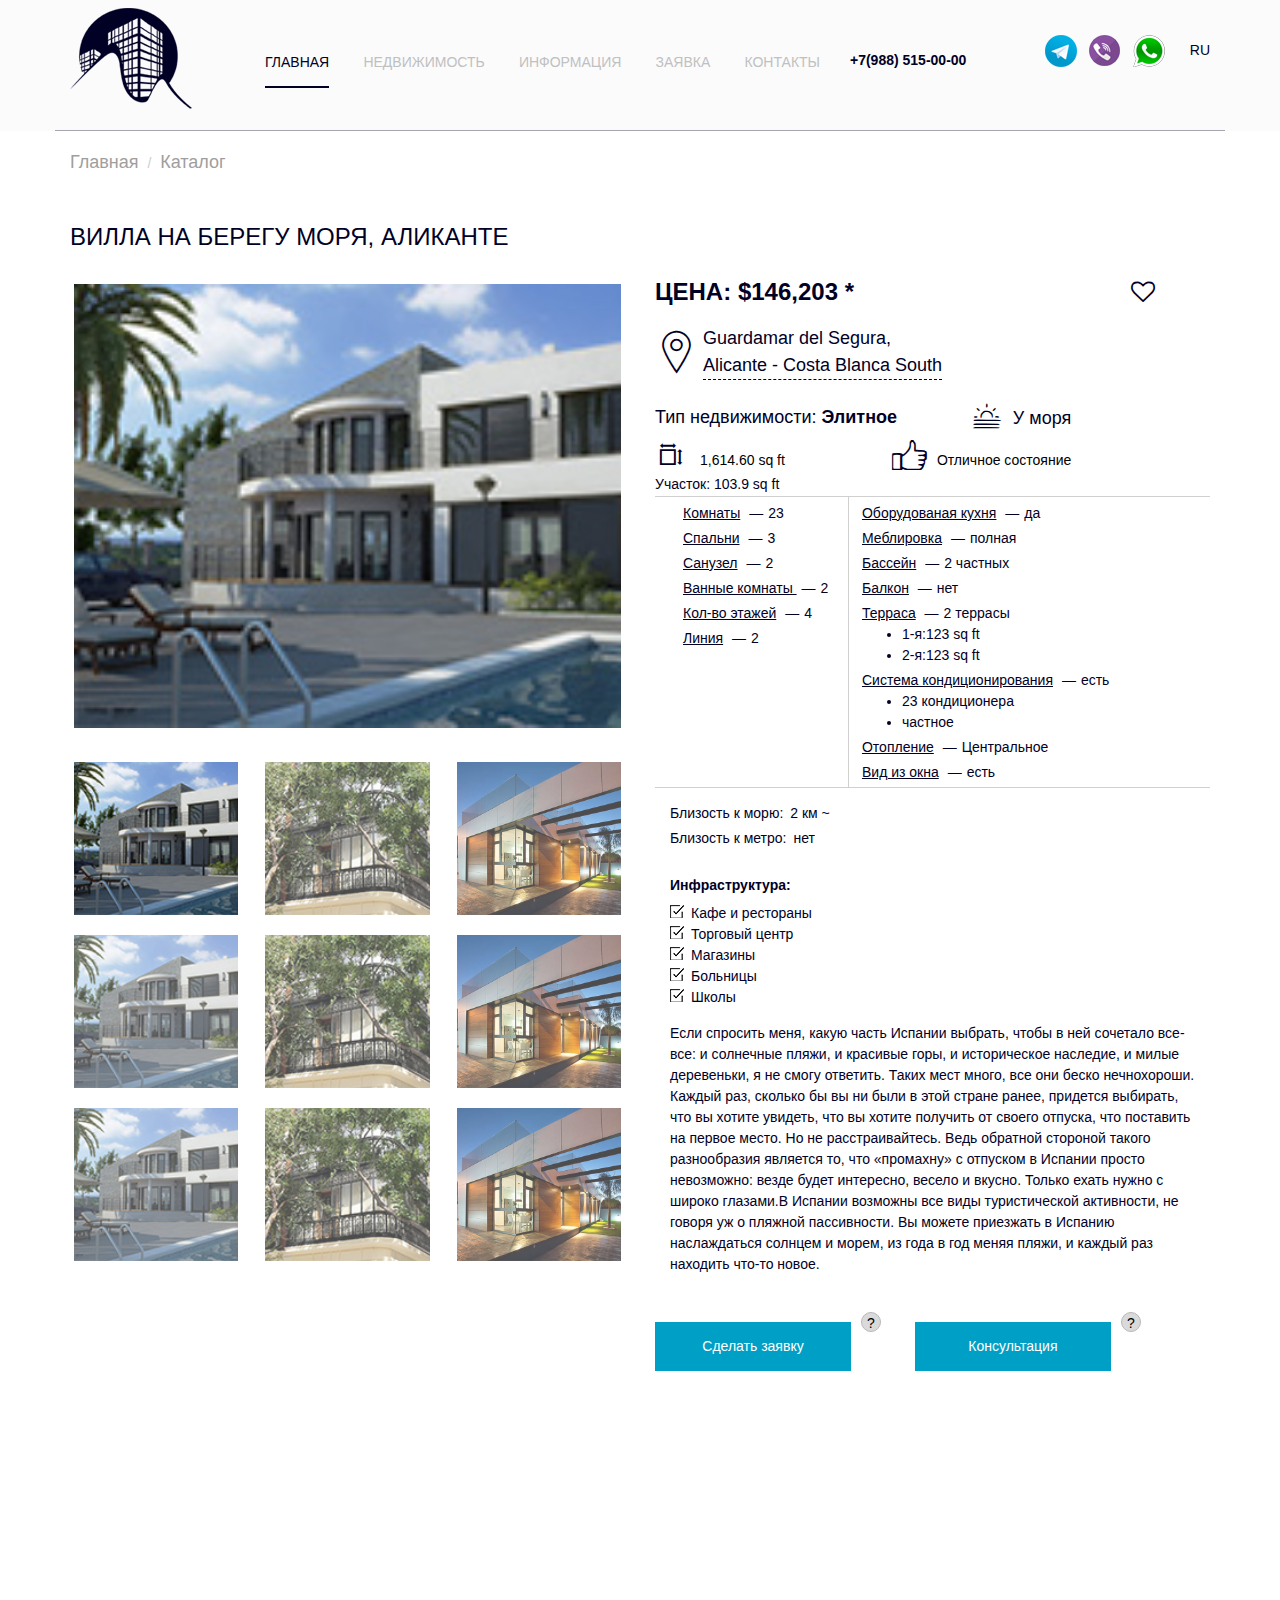
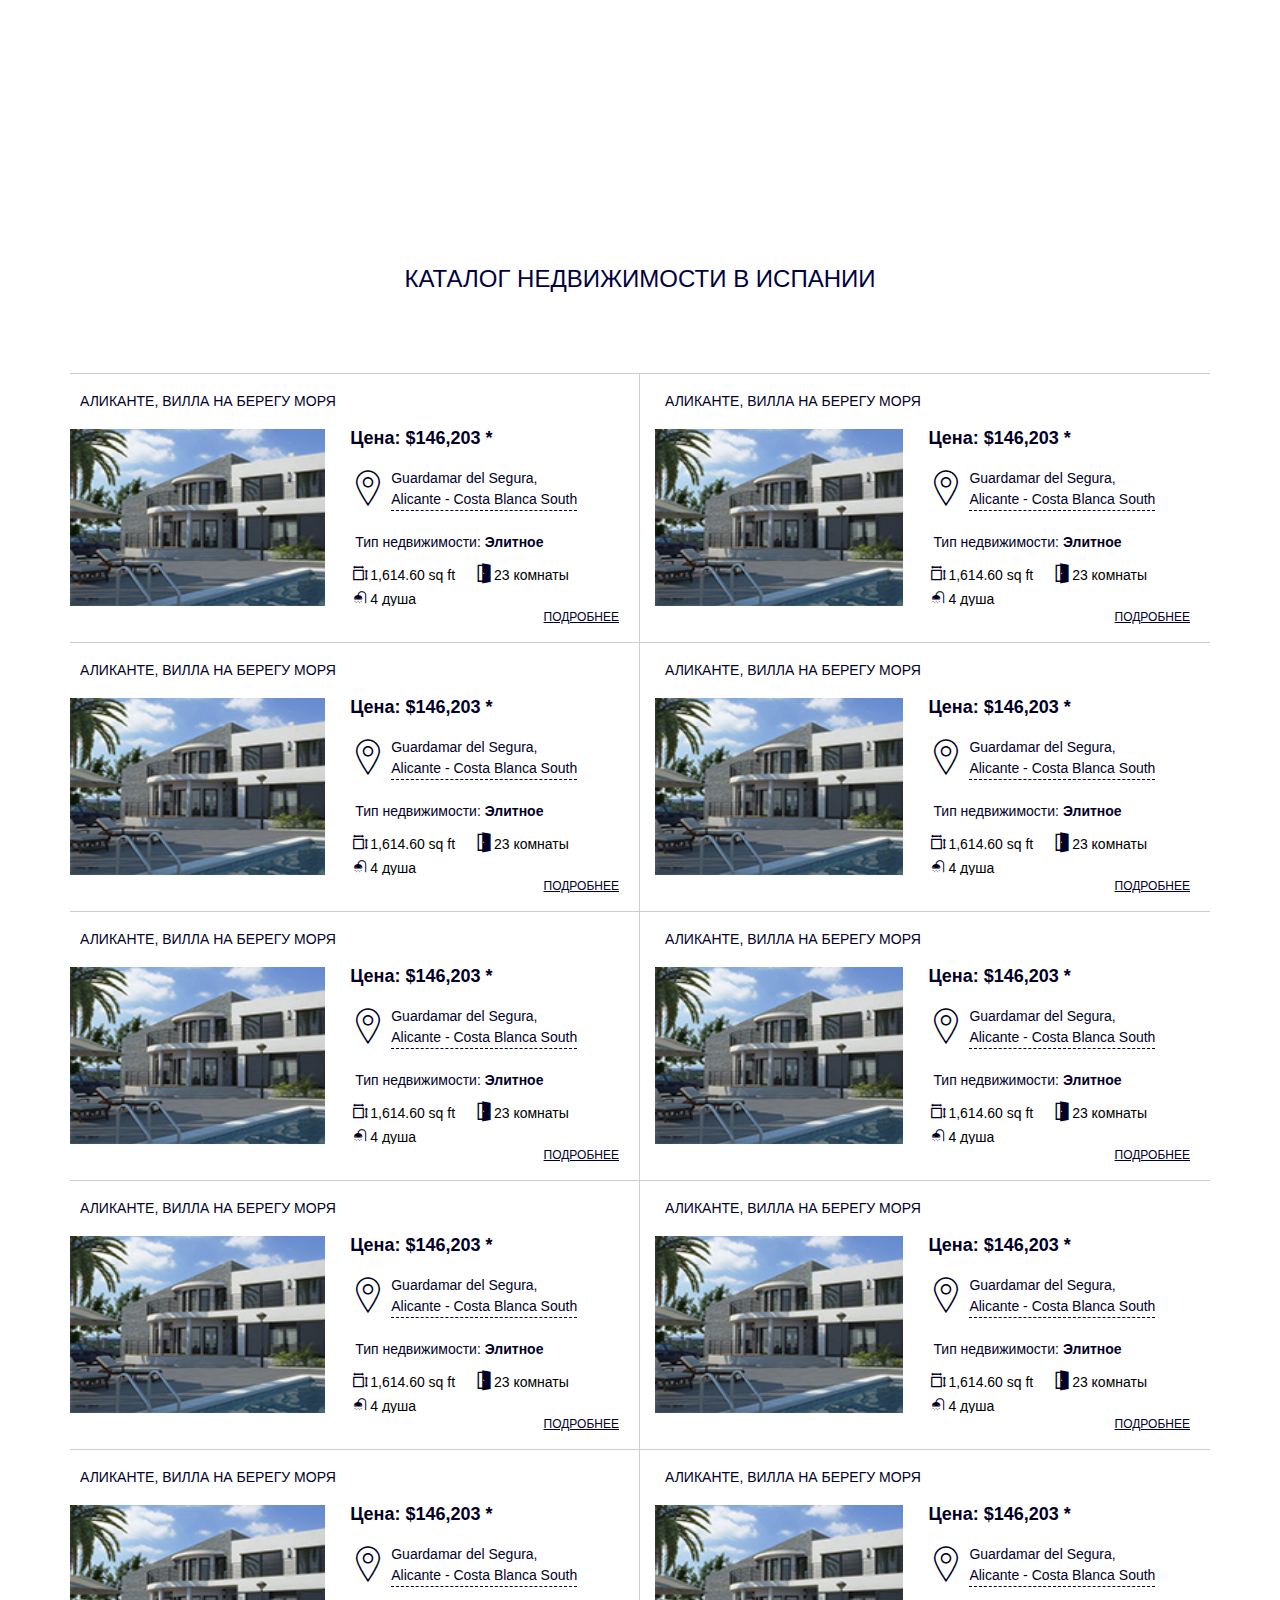
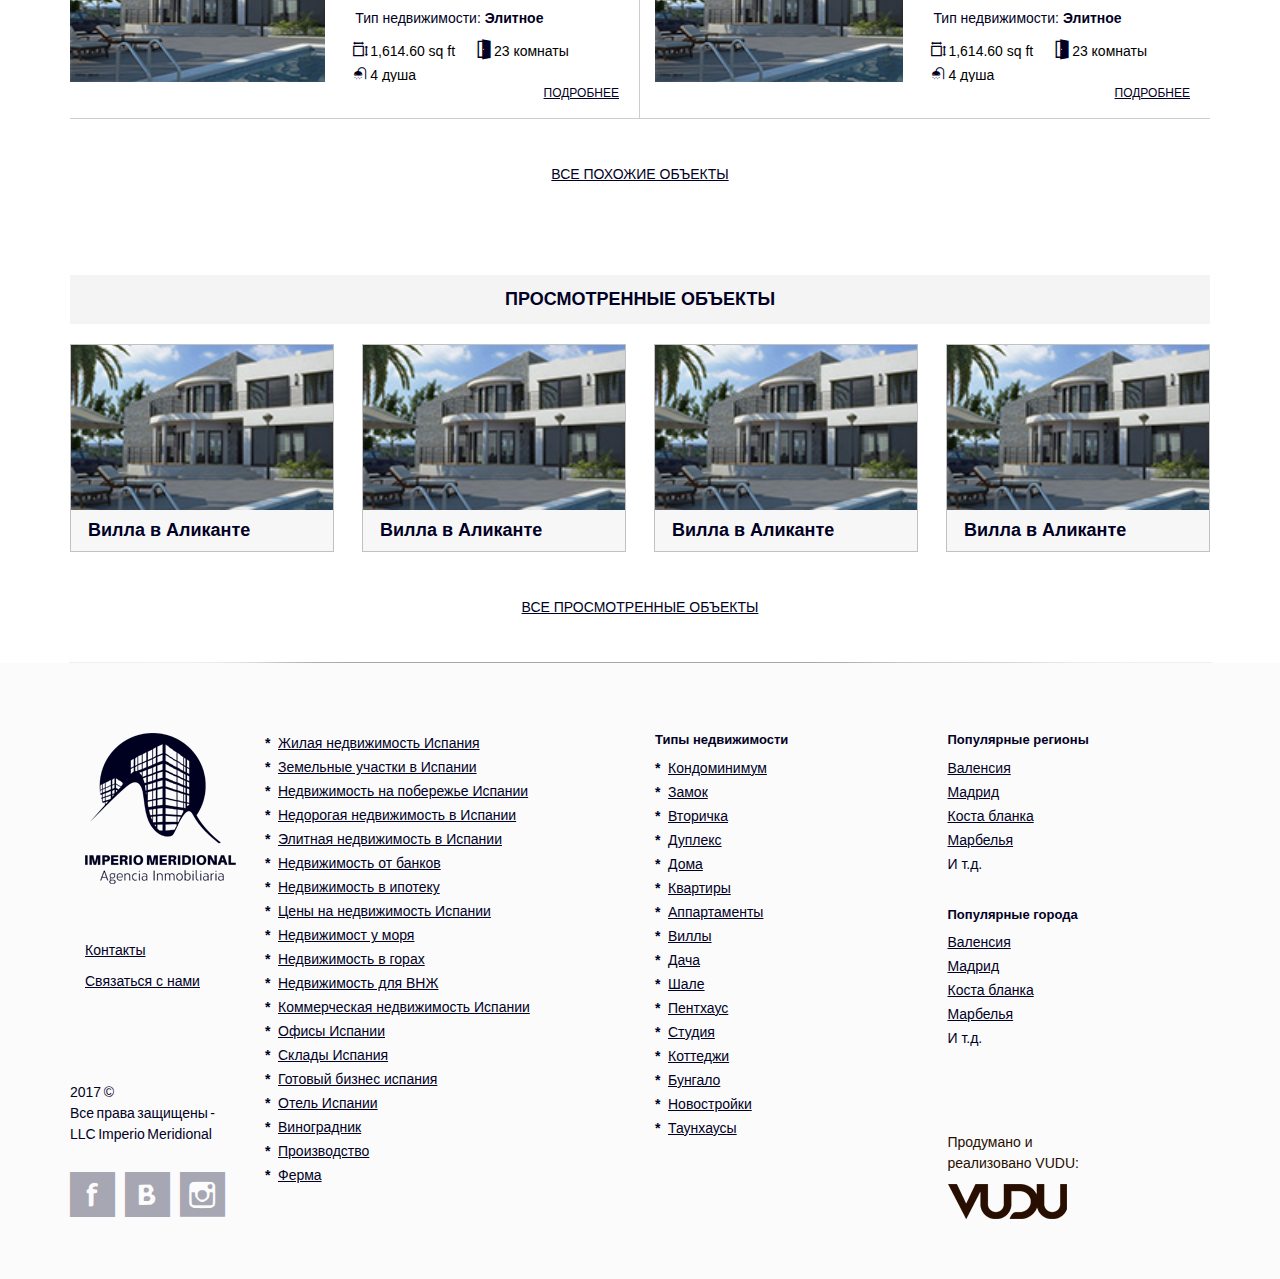
<file: cart.html>
<!DOCTYPE html>
<html lang="en">
<head>
	<meta charset="UTF-8">
	<meta name="viewport" content="width=device-width, initial-scale=1.0">
	<meta http-equiv="X-UA-Compatible" content="ie=edge">
	<title>Document</title>
	<link rel="stylesheet" href="css/bootstrap.min.css">
		<link rel="stylesheet" href="css/flexslider.css">
	<link rel="stylesheet" href="css/main.css">

	<!--[if lt IE 9]>
      <script src="https://oss.maxcdn.com/html5shiv/3.7.2/html5shiv.min.js"></script>
      <script src="https://oss.maxcdn.com/respond/1.4.2/respond.min.js"></script>
    <![endif]-->
</head>
<body>
	<div class="wrapper">
		<header class="header header_short header_short_mobile">
				<div class="container">
					<div class="row">
						<div class="col-md-2 col-sm-2 col-xs-2 ">
							<div class="header_logo">
								<a href="#">
									<img src="images/logo.png" alt="logo">
									<span>IMPERIO MERIDIONAL</span>
								</a>
							</div>
						</div>
						<div class="col-md-6 col-md-offset-0 col-sm-3 col-sm-offset-7 col-xs-3 col-xs-offset-7">
							<div class="header_navbar_block">
								<div class="header_navbar">
									<button type="button" class="navbar-toggle">
						        <span class="icon-bar"></span>
						        <span class="icon-bar"></span>
						        <span class="icon-bar"></span>
						      </button>
									 <ul class="header_nav">
										  <li class="active"><a href="#">Главная</a></li>
										   <li><a href="#">Недвижимость</a></li>
										  <li><a href="#">Информация</a></li>
										  <li><a href="#">Заявка</a></li>
										  <li><a href="#">Контакты</a></li>
										</ul>
								</div>
						</div>
						</div>
						<div class="col-md-2 header_contacts">
								<span class="phone">
									+7(988) 515-00-00
								</span>
						</div>
						<div class="col-md-2 header_icon">
								<ul class="header_icon_block">
									<li><a class="bg-tg" href="">Telegram</a></li>
									<li><a class="bg-v" href="">Viber</a></li>
									<li><a class="bg-wu" href="">Watsup</a></li>
								</ul>
								<div class="dropdown">
					        <a class="dropdown-toggle" data-toggle="dropdown" href="#">RU</a>
					        <ul class="dropdown-menu">
					          <li><a href="#"><i class="bg-esp"></i>Esp</a></li>
					          <li><a href="#"><i class="bg-us"></i>Eng</a></li>
					           <li><a href="#"><i class="bg-ru"></i>RU</a></li>
					        </ul>
								</div>
						</div>
					</div>
					</div>
		</header>

		<main class="main">

			<div class="breadcrumbs">
				<div class="container">
						<div class="row">
							<div class="col-md-12 col-sm-12 col-xs-12">
								<ul class="breadcrumb">
							    <li><a href="#">Главная</a></li>
							    <li><a href="#">Каталог</a></li>
							</ul>
							</div>
						</div>
				</div>	
			</div>

			<div class="main_product">
				<div class="main_product_header">
					<div class="container">
							<div class="row">
								<div class="col-lg-12 col-lg-offset-0 col-md-10 col-md-offset-1 col-sm-12 col-xs-12">
									<h1>Вилла на берегу моря, Аликанте</h1>
								</div>
						</div>
					</div>
				</div>

				<div class="main_product_info">
					<div class="container">
							<div class="row">
								<div class="col-lg-6 col-lg-offset-0 col-md-10 col-md-offset-1 col-sm-12">
									<div class="main_product_info_slider">
										<div class="flexslider">
											<ul class="slides">
						            <li data-thumb="images/prod1.jpg">
						  	    	    <img src="images/prod1.jpg" />
						  	    		</li>
						  	    		<li data-thumb="images/prod2.jpg">
						  	    	    <img src="images/prod2.jpg" />
						  	    		</li>
						  	    		<li data-thumb="images/img1.jpg">
						  	    	    <img src="images/img1.jpg" />
						  	    		</li>
						  	    		<li data-thumb="images/prod1.jpg">
						  	    	    <img src="images/prod1.jpg" />
						  	    		</li>
						  	    		<li data-thumb="images/prod2.jpg">
						  	    	    <img src="images/prod2.jpg" />
						  	    		</li>
						  	    		<li data-thumb="images/img1.jpg">
						  	    	    <img src="images/img1.jpg" />
						  	    		</li>
						  	    		<li data-thumb="images/prod1.jpg">
						  	    	    <img src="images/prod1.jpg" />
						  	    		</li>
						  	    		<li data-thumb="images/prod2.jpg">
						  	    	    <img src="images/prod2.jpg" />
						  	    		</li>
						  	    		<li data-thumb="images/img1.jpg">
						  	    	    <img src="images/img1.jpg" />
						  	    		</li>
						          </ul>
										</div>
									</div>
								</div>

									<div class="col-lg-6 col-lg-offset-0 col-md-10 col-md-offset-1 col-sm-12">
										<div class="main_product_info_desc col-lg-12 col-md-12 col-sm-12">
											<div class="price_block col-lg-12 col-md-10 col-sm-12">
												<span>Цена:</span>
												<span class="price"><span class="symbol">$</span>146,203</span>
												<span class="bookmark">*</span>

												<div class="favorites">
													<span class="deactive_favorites">
														<span class="tooltip_fv">Добавить в избранное</span>
														<i class="icon-heart-o"></i></span>
													<span class="active_favorites">
														<span class="tooltip_fv"> 
															<img src="images/check2.png" alt="">Объект добавлен в избранное</span>
														<i class="icon-heart"></i></span>
												</div>
										</div>
										<a class="location col-lg-12 col-md-10 col-sm-10 " href="">
											<span class="icon"><i class="icon-WAqf3x8n3I"></i></span>
											<span class="desk">Guardamar del Segura, <br> Alicante - Costa Blanca South </span>
										</a>
										<div class="type col-lg-9 col-md-9 col-sm-10">
											<span class="type_text">Тип недвижимости: <strong>Элитное</strong></span>
											<span class="type_icon">
											<span class="icon"><i class="icon-UMzv9xx17F"></i></span>
											<span>У моря</span>
											</span>
										</div>
										<ul class="features col-lg-9 col-md-9 col-sm-10">
											<li>
												<span class="icon"><i class="icon-ArBukpLo"></i></span>
												<span class="black">1,614.60 sq ft </span>
											</li>
											<li>
												<span class="icon"><i class="icon-kEBsWxBUVE"></i></span>
												<span class="black">Отличное состояние</span>
											</li>
											<li  class="icon_off">
												<span>Участок:</span>
												<span>103.9 sq ft</span>
											</li>
										</ul>
										<div class="description_info_list col-lg-12 col-md-10 col-sm-10">
											<ul class="list_short">
												<li>
													<span class="dt">Комнаты</span>
   												<span class="dd">23</span>
   											</li>
   												<li>
													<span class="dt">Спальни</span>
   												<span class="dd">3</span>
   											</li>
   												<li>
													<span class="dt">Санузел</span>
   												<span class="dd">2</span>
   											</li>
   											<li>
													<span class="dt">Ванные комнаты  </span>
   												<span class="dd">2</span>
   											</li>
   											<li>
													<span class="dt">Кол-во этажей</span>
   												<span class="dd">4</span>
   											</li>
   											<li>
													<span class="dt">Линия</span>
   												<span class="dd">2</span>
   											</li>
											</ul>
											<ul class="list_long">
												 <li>
													<span class="dt">Оборудованая кухня</span>
   												<span class="dd">да</span>
   											</li>
   												<li>
													<span class="dt">Меблировка</span>
   												<span class="dd">полная</span>
   											</li>
   											 <li>
													<span class="dt">Бассейн</span>
   												<span class="dd">2 частных</span>
   											</li>
   												<li>
													<span class="dt">Балкон</span>
   												<span class="dd">нет</span>
   											</li>
   											 <li>
													<span class="dt">Терраса</span>
   												<span class="dd">2 террасы</span>
   												<ul>
   													<li><span>1-я:</span><span>123 sq ft</span></li>
   													<li><span>2-я:</span><span>123 sq ft</span></li>
   												</ul>
   											</li>
   												<li>
													<span class="dt">Система кондиционирования</span>
   												<span class="dd">есть</span>
   												<ul>
   													<li><span>23 кондиционера</span></li>
   													<li><span>частное</span></li>
   												</ul>
   											</li>
   											<li>
													<span class="dt">Отопление</span>
   												<span class="dd">Центральное</span>
   											</li>
   												<li>
													<span class="dt">Вид из окна</span>
   												<span class="dd">есть</span>
   											</li>
											</ul>
										</div>
										<ul class="description_list_second col-lg-12 col-md-10 col-sm-10">
											<li><span class="dt">Близость к морю:</span><span class="dd">2 км ~</span></li>
											<li><span class="dt">Близость к метро:</span><span class="dd">нет</span></li>
										</ul>
										<div class="description_list_infrastructure col-lg-12 col-md-10 col-sm-10">
											<h6>Инфраструктура:</h6>
											<ul>
												<li>Кафе и рестораны</li>
												<li>Торговый центр</li>
												<li>Магазины</li>
												<li>Больницы</li>
												<li>Школы</li>
											</ul>
										</div>
										<div class="main_product_text col-lg-12 col-md-12 col-sm-12">
											<p>Если спросить меня, какую часть Испании выбрать, чтобы в ней сочетало
											все-все: и солнечные пляжи, и красивые горы, и историческое наследие, 
											и милые деревеньки, я не смогу ответить. Таких мест много, все они беско
											нечнохороши. Каждый раз, сколько бы вы ни были в этой стране ранее, 
											придется выбирать, что вы хотите увидеть, что вы хотите получить от 
											своего отпуска, что поставить на первое место. Но не расстраивайтесь.
											Ведь обратной стороной такого разнообразия является то, что «промахну»
											с отпуском в Испании просто невозможно: везде будет интересно, весело 
											и вкусно. Только ехать нужно с широко глазами.В Испании возможны все
											виды туристической активности, не говоря уж о пляжной пассивности. 
											Вы можете приезжать в Испанию наслаждаться солнцем и морем, из года
											в год меняя пляжи, и каждый раз находить что-то новое.</p>
										</div>
									</div>
								</div>

						</div>
					</div>
				</div>

				<div class="main_product_control">
						<div class="container">
							<div class="row">
								<div class="col-lg-6 col-lg-offset-6 col-md-10 col-md-offset-1 col-sm-12">
									<div class="main_product_control_button_block">
									<div class="main_product_control_button">
										<span class="text">Сделать заявку</span>
										<span class="footnote">?</span>
									</div>
									<div class="main_product_control_button">
										<span class="text">Консультация</span>
										<span class="footnote">?</span>
									</div>
									</div>
								</div>
							</div>
						</div>
				</div>

				<div class="main_product_media">
					<div class="container">
							<div class="row">
								<div class=" col-lg-6 col-lg-offset-0  col-md-10 col-md-offset-1">
									<div class="main_product_media_video">
										<iframe  src="https://www.youtube.com/embed/gXdih6Igr44" frameborder="0" allowfullscreen></iframe>
									</div>
								</div>
								<div class="col-lg-6 col-lg-offset-0 col-md-10 col-md-offset-1">
									<div class="main_product_media_map">
										<iframe src="https://www.google.com/maps/embed?pb=!1m18!1m12!1m3!1d3129.126257320439!2d-0.48963878525591215!3d38.3460596868591!2m3!1f0!2f0!3f0!3m2!1i1024!2i768!4f13.1!3m3!1m2!1s0xd6237b2b771a3b9%3A0x216e8c4fb39c2d9a!2sHotel+Cervantes!5e0!3m2!1sru!2sua!4v1510709021369"  style="border:0" allowfullscreen></iframe>
									</div>
								</div>
							</div>
						</div>
				</div>
			</div>

				<div class="catalog_products">
					
				<div class="catalog_products_header">
					<div class="container">
						<div class="row">
							<div class="col-md-12 col-sm-12 col-xs-12 ">
								
									<h3>
										Каталог недвижимости в Испании
									</h3>
								</div>
							</div>
						</div>	
					</div>

					<div class="catalog_products_block">
						<div class="container">
							<div class="row">
								<div class="col-md-6 col-sm-12 catalog_products_items_left">
									<div class="catalog_products_item">
										<h5> Аликанте, вилла на берегу моря</h5>
										<div class="favorites">
												<span class="deactive_favorites">
												<span class="tooltip_fv">Добавить в избранное</span>
												<i class="icon-heart-o"></i></span>
											<span class="active_favorites">
											<span class="tooltip_fv"> 
											<img src="images/check2.png" alt="">Объект добавлен в избранное</span>
											<i class="icon-heart"></i></span>
										</div>
										<div class="catalog_products_item_block">
											<div class="img_wrapp">
												<img src="images/prod1.jpg" alt="">
											</div>
											<div class="text_wrapp">
													<div class="price_block">
															<span>Цена:</span>
																<span class="price"><span class="symbol">$</span>146,203</span>
																<span class="bookmark">*</span>
														</div>
														<a class="location" href="">
																<span class="icon"><i class="icon-WAqf3x8n3I"></i></span>
															<span class="desk black">Guardamar del Segura, <br> Alicante - Costa Blanca South </span>
														</a>
														<div class="type">
															<span>Тип недвижимости: <strong>Элитное</strong></span>
														</div>
														<ul class="features">
															<li>
																<span class="icon"><i class="icon-ArBukpLo"></i></span>
																<span class="black">1,614.60 sq ft </span>
															</li>
															<li>
																<span class="icon"><i class="icon-r8COw2Ahsn"></i></span>
																<span class="black">23 комнаты</span>
															</li>
															<li>
																<span class="icon"><i class="icon-vyKaH0adjA"></i></span>
																<span class="black">4 душа</span>
															</li>
														</ul>
													</div>
										</div>
										<div class="link">
											<a href="">
												Подробнее	
											</a>
										</div>
									</div>
									<div class="catalog_products_item">
										<h5> Аликанте, вилла на берегу моря </h5>
										<div class="favorites">
												<span class="deactive_favorites">
												<span class="tooltip_fv">Добавить в избранное</span>
												<i class="icon-heart-o"></i></span>
											<span class="active_favorites">
											<span class="tooltip_fv"> 
											<img src="images/check2.png" alt="">Объект добавлен в избранное</span>
											<i class="icon-heart"></i></span>
										</div>
										<div class="catalog_products_item_block">
											<div class="img_wrapp">
												<img src="images/prod1.jpg" alt="">
											</div>
											<div class="text_wrapp">
													<div class="price_block">
															<span>Цена:</span>
																<span class="price"><span class="symbol">$</span>146,203</span>
																<span class="bookmark">*</span>
														</div>
														<a class="location" href="">
																<span class="icon"><i class="icon-WAqf3x8n3I"></i></span>
															<span class="desk black">Guardamar del Segura, <br> Alicante - Costa Blanca South </span>
														</a>
														<div class="type">
															<span>Тип недвижимости: <strong>Элитное</strong></span>
														</div>
														<ul class="features">
															<li>
																<span class="icon"><i class="icon-ArBukpLo"></i></span>
																<span class="black">1,614.60 sq ft </span>
															</li>
															<li>
																<span class="icon"><i class="icon-r8COw2Ahsn"></i></span>
																<span class="black">23 комнаты</span>
															</li>
															<li>
																<span class="icon"><i class="icon-vyKaH0adjA"></i></span>
																<span class="black">4 душа</span>
															</li>
														</ul>
													</div>
										</div>
										<div class="link">
											<a href="">
												Подробнее	
											</a>
										</div>
									</div>
									<div class="catalog_products_item">
										<h5> Аликанте, вилла на берегу моря </h5>
										<div class="favorites">
												<span class="deactive_favorites">
												<span class="tooltip_fv">Добавить в избранное</span>
												<i class="icon-heart-o"></i></span>
											<span class="active_favorites">
											<span class="tooltip_fv"> 
											<img src="images/check2.png" alt="">Объект добавлен в избранное</span>
											<i class="icon-heart"></i></span>
										</div>
										<div class="catalog_products_item_block">
											<div class="img_wrapp">
												<img src="images/prod1.jpg" alt="">
											</div>
											<div class="text_wrapp">
													<div class="price_block">
															<span>Цена:</span>
																<span class="price"><span class="symbol">$</span>146,203</span>
																<span class="bookmark">*</span>
														</div>
														<a class="location" href="">
																<span class="icon"><i class="icon-WAqf3x8n3I"></i></span>
															<span class="desk black">Guardamar del Segura, <br> Alicante - Costa Blanca South </span>
														</a>
														<div class="type">
															<span>Тип недвижимости: <strong>Элитное</strong></span>
														</div>
														<ul class="features">
															<li>
																<span class="icon"><i class="icon-ArBukpLo"></i></span>
																<span class="black">1,614.60 sq ft </span>
															</li>
															<li>
																<span class="icon"><i class="icon-r8COw2Ahsn"></i></span>
																<span class="black">23 комнаты</span>
															</li>
															<li>
																<span class="icon"><i class="icon-vyKaH0adjA"></i></span>
																<span class="black">4 душа</span>
															</li>
														</ul>
													</div>
										</div>
										<div class="link">
											<a href="">
												Подробнее	
											</a>
										</div>
									</div>
									<div class="catalog_products_item">
										<h5> Аликанте, вилла на берегу моря </h5>
										<div class="favorites">
												<span class="deactive_favorites">
												<span class="tooltip_fv">Добавить в избранное</span>
												<i class="icon-heart-o"></i></span>
											<span class="active_favorites">
											<span class="tooltip_fv"> 
											<img src="images/check2.png" alt="">Объект добавлен в избранное</span>
											<i class="icon-heart"></i></span>
										</div>
										<div class="catalog_products_item_block">
											<div class="img_wrapp">
												<img src="images/prod1.jpg" alt="">
											</div>
											<div class="text_wrapp">
													<div class="price_block">
															<span>Цена:</span>
																<span class="price"><span class="symbol">$</span>146,203</span>
																<span class="bookmark">*</span>
														</div>
														<a class="location" href="">
																<span class="icon"><i class="icon-WAqf3x8n3I"></i></span>
															<span class="desk black">Guardamar del Segura, <br> Alicante - Costa Blanca South </span>
														</a>
														<div class="type">
															<span>Тип недвижимости: <strong>Элитное</strong></span>
														</div>
														<ul class="features">
															<li>
																<span class="icon"><i class="icon-ArBukpLo"></i></span>
																<span class="black">1,614.60 sq ft </span>
															</li>
															<li>
																<span class="icon"><i class="icon-r8COw2Ahsn"></i></span>
																<span class="black">23 комнаты</span>
															</li>
															<li>
																<span class="icon"><i class="icon-vyKaH0adjA"></i></span>
																<span class="black">4 душа</span>
															</li>
														</ul>
													</div>
										</div>
										<div class="link">
											<a href="">
												Подробнее	
											</a>
										</div>
									</div>
									<div class="catalog_products_item">
										<h5> Аликанте, вилла на берегу моря </h5>
										<div class="favorites">
												<span class="deactive_favorites">
												<span class="tooltip_fv">Добавить в избранное</span>
												<i class="icon-heart-o"></i></span>
											<span class="active_favorites">
											<span class="tooltip_fv"> 
											<img src="images/check2.png" alt="">Объект добавлен в избранное</span>
											<i class="icon-heart"></i></span>
										</div>
										<div class="catalog_products_item_block">
											<div class="img_wrapp">
												<img src="images/prod1.jpg" alt="">
											</div>
											<div class="text_wrapp">
													<div class="price_block">
															<span>Цена:</span>
																<span class="price"><span class="symbol">$</span>146,203</span>
																<span class="bookmark">*</span>
														</div>
														<a class="location" href="">
																<span class="icon"><i class="icon-WAqf3x8n3I"></i></span>
															<span class="desk black">Guardamar del Segura, <br> Alicante - Costa Blanca South </span>
														</a>
														<div class="type">
															<span>Тип недвижимости: <strong>Элитное</strong></span>
														</div>
														<ul class="features">
															<li>
																<span class="icon"><i class="icon-ArBukpLo"></i></span>
																<span class="black">1,614.60 sq ft </span>
															</li>
															<li>
																<span class="icon"><i class="icon-r8COw2Ahsn"></i></span>
																<span class="black">23 комнаты</span>
															</li>
															<li>
																<span class="icon"><i class="icon-vyKaH0adjA"></i></span>
																<span class="black">4 душа</span>
															</li>
														</ul>
													</div>
										</div>
										<div class="link">
											<a href="">
												Подробнее	
											</a>
										</div>
									</div>

								</div>
								<div class="col-md-6 col-sm-12 catalog_products_items_right">
									<div class="catalog_products_item">
										<h5> Аликанте, вилла на берегу моря </h5>
										<div class="favorites">
												<span class="deactive_favorites">
												<span class="tooltip_fv">Добавить в избранное</span>
												<i class="icon-heart-o"></i></span>
											<span class="active_favorites">
											<span class="tooltip_fv"> 
											<img src="images/check2.png" alt="">Объект добавлен в избранное</span>
											<i class="icon-heart"></i></span>
										</div>
										<div class="catalog_products_item_block">
											<div class="img_wrapp">
												<img src="images/prod1.jpg" alt="">
											</div>
											<div class="text_wrapp">
													<div class="price_block">
															<span>Цена:</span>
																<span class="price"><span class="symbol">$</span>146,203</span>
																<span class="bookmark">*</span>
														</div>
														<a class="location" href="">
																<span class="icon"><i class="icon-WAqf3x8n3I"></i></span>
															<span class="desk black">Guardamar del Segura, <br> Alicante - Costa Blanca South </span>
														</a>
														<div class="type">
															<span>Тип недвижимости: <strong>Элитное</strong></span>
														</div>
														<ul class="features">
															<li>
																<span class="icon"><i class="icon-ArBukpLo"></i></span>
																<span class="black">1,614.60 sq ft </span>
															</li>
															<li>
																<span class="icon"><i class="icon-r8COw2Ahsn"></i></span>
																<span class="black">23 комнаты</span>
															</li>
															<li>
																<span class="icon"><i class="icon-vyKaH0adjA"></i></span>
																<span class="black">4 душа</span>
															</li>
														</ul>
													</div>
										</div>
										<div class="link">
											<a href="">
												Подробнее	
											</a>
										</div>
									</div>
									<div class="catalog_products_item">
										<h5> Аликанте, вилла на берегу моря </h5>
										<div class="favorites">
												<span class="deactive_favorites">
												<span class="tooltip_fv">Добавить в избранное</span>
												<i class="icon-heart-o"></i></span>
											<span class="active_favorites">
											<span class="tooltip_fv"> 
											<img src="images/check2.png" alt="">Объект добавлен в избранное</span>
											<i class="icon-heart"></i></span>
										</div>
										<div class="catalog_products_item_block">
											<div class="img_wrapp">
												<img src="images/prod1.jpg" alt="">
											</div>
											<div class="text_wrapp">
													<div class="price_block">
															<span>Цена:</span>
																<span class="price"><span class="symbol">$</span>146,203</span>
																<span class="bookmark">*</span>
														</div>
														<a class="location" href="">
																<span class="icon"><i class="icon-WAqf3x8n3I"></i></span>
															<span class="desk black">Guardamar del Segura, <br> Alicante - Costa Blanca South </span>
														</a>
														<div class="type">
															<span>Тип недвижимости: <strong>Элитное</strong></span>
														</div>
														<ul class="features">
															<li>
																<span class="icon"><i class="icon-ArBukpLo"></i></span>
																<span class="black">1,614.60 sq ft </span>
															</li>
															<li>
																<span class="icon"><i class="icon-r8COw2Ahsn"></i></span>
																<span class="black">23 комнаты</span>
															</li>
															<li>
																<span class="icon"><i class="icon-vyKaH0adjA"></i></span>
																<span class="black">4 душа</span>
															</li>
														</ul>
													</div>
										</div>
										<div class="link">
											<a href="">
												Подробнее	
											</a>
										</div>
									</div>
									<div class="catalog_products_item">
										<h5> Аликанте, вилла на берегу моря </h5>
										<div class="favorites">
												<span class="deactive_favorites">
												<span class="tooltip_fv">Добавить в избранное</span>
												<i class="icon-heart-o"></i></span>
											<span class="active_favorites">
											<span class="tooltip_fv"> 
											<img src="images/check2.png" alt="">Объект добавлен в избранное</span>
											<i class="icon-heart"></i></span>
										</div>
										<div class="catalog_products_item_block">
											<div class="img_wrapp">
												<img src="images/prod1.jpg" alt="">
											</div>
											<div class="text_wrapp">
													<div class="price_block">
															<span>Цена:</span>
																<span class="price"><span class="symbol">$</span>146,203</span>
																<span class="bookmark">*</span>
														</div>
														<a class="location" href="">
																<span class="icon"><i class="icon-WAqf3x8n3I"></i></span>
															<span class="desk black">Guardamar del Segura, <br> Alicante - Costa Blanca South </span>
														</a>
														<div class="type">
															<span>Тип недвижимости: <strong>Элитное</strong></span>
														</div>
														<ul class="features">
															<li>
																<span class="icon"><i class="icon-ArBukpLo"></i></span>
																<span class="black">1,614.60 sq ft </span>
															</li>
															<li>
																<span class="icon"><i class="icon-r8COw2Ahsn"></i></span>
																<span class="black">23 комнаты</span>
															</li>
															<li>
																<span class="icon"><i class="icon-vyKaH0adjA"></i></span>
																<span class="black">4 душа</span>
															</li>
														</ul>
													</div>
										</div>
										<div class="link">
											<a href="">
												Подробнее	
											</a>
										</div>
									</div>
									<div class="catalog_products_item">
										<h5> Аликанте, вилла на берегу моря </h5>
										<div class="favorites">
												<span class="deactive_favorites">
												<span class="tooltip_fv">Добавить в избранное</span>
												<i class="icon-heart-o"></i></span>
											<span class="active_favorites">
											<span class="tooltip_fv"> 
											<img src="images/check2.png" alt="">Объект добавлен в избранное</span>
											<i class="icon-heart"></i></span>
										</div>
										<div class="catalog_products_item_block">
											<div class="img_wrapp">
												<img src="images/prod1.jpg" alt="">
											</div>
											<div class="text_wrapp">
													<div class="price_block">
															<span>Цена:</span>
																<span class="price"><span class="symbol">$</span>146,203</span>
																<span class="bookmark">*</span>
														</div>
														<a class="location" href="">
																<span class="icon"><i class="icon-WAqf3x8n3I"></i></span>
															<span class="desk black">Guardamar del Segura, <br> Alicante - Costa Blanca South </span>
														</a>
														<div class="type">
															<span>Тип недвижимости: <strong>Элитное</strong></span>
														</div>
														<ul class="features">
															<li>
																<span class="icon"><i class="icon-ArBukpLo"></i></span>
																<span class="black">1,614.60 sq ft </span>
															</li>
															<li>
																<span class="icon"><i class="icon-r8COw2Ahsn"></i></span>
																<span class="black">23 комнаты</span>
															</li>
															<li>
																<span class="icon"><i class="icon-vyKaH0adjA"></i></span>
																<span class="black">4 душа</span>
															</li>
														</ul>
													</div>
										</div>
										<div class="link">
											<a href="">
												Подробнее	
											</a>
										</div>
									</div>
									<div class="catalog_products_item">
										<h5> Аликанте, вилла на берегу моря </h5>
										<div class="favorites">
												<span class="deactive_favorites">
												<span class="tooltip_fv">Добавить в избранное</span>
												<i class="icon-heart-o"></i></span>
											<span class="active_favorites">
											<span class="tooltip_fv"> 
											<img src="images/check2.png" alt="">Объект добавлен в избранное</span>
											<i class="icon-heart"></i></span>
										</div>
										<div class="catalog_products_item_block">
											<div class="img_wrapp">
												<img src="images/prod1.jpg" alt="">
											</div>
											<div class="text_wrapp">
													<div class="price_block">
															<span>Цена:</span>
																<span class="price"><span class="symbol">$</span>146,203</span>
																<span class="bookmark">*</span>
														</div>
														<a class="location" href="">
																<span class="icon"><i class="icon-WAqf3x8n3I"></i></span>
															<span class="desk black">Guardamar del Segura, <br> Alicante - Costa Blanca South </span>
														</a>
														<div class="type">
															<span>Тип недвижимости: <strong>Элитное</strong></span>
														</div>
														<ul class="features">
															<li>
																<span class="icon"><i class="icon-ArBukpLo"></i></span>
																<span class="black">1,614.60 sq ft </span>
															</li>
															<li>
																<span class="icon"><i class="icon-r8COw2Ahsn"></i></span>
																<span class="black">23 комнаты</span>
															</li>
															<li>
																<span class="icon"><i class="icon-vyKaH0adjA"></i></span>
																<span class="black">4 душа</span>
															</li>
														</ul>
													</div>
										</div>
										<div class="link">
											<a href="">
												Подробнее	
											</a>
										</div>
									</div>
								</div>
							</div>
						</div>	
					</div>
			</div>

			<div class="catalog_similar_link">
				<div class="container">
					<div class="row">
						<div class="col-md-12">
							<a href="">Все похожие объекты</a>
							</div>
						</div>
				</div>
			</div>

			<div class="viewed">
				<div class="viewed_header">
					<div class="container">
						<div class="row">
							<div class="col-md-12">
									<h4 >
										Просмотренные объекты
									</h4>
								</div>
							</div>
						</div>	
				</div>
				<div class="viewed_main">
					<div class="container">
						<div class="row">
							<div class="col-md-12 viewed_main_item_block">
								<div class="viewed_main_item">
									<a href="">
										<div class="viewed_main_item_img"><img src="images/prod1.jpg" alt=""></div>
										<span class="viewed_main_item_text">Вилла в Аликанте </span>
									</a>
								</div>
							
							
								<div class="viewed_main_item">
									<a href="">
										<div class="viewed_main_item_img"><img src="images/prod1.jpg" alt=""></div>
										<span class="viewed_main_item_text">Вилла в Аликанте </span>
									</a>
								</div>
							
							
								<div class="viewed_main_item">
									<a href="">
										<div class="viewed_main_item_img"><img src="images/prod1.jpg" alt=""></div>
										<span class="viewed_main_item_text">Вилла в Аликанте </span>
									</a>
								</div>
							
								<div class="viewed_main_item">
									<a href="">
										<div class="viewed_main_item_img"><img src="images/prod1.jpg" alt=""></div>
										<span class="viewed_main_item_text">Вилла в Аликанте </span>
									</a>
								</div>
							</div>
						</div>
						</div>	
				</div>
				<div class="viewed_link">
					<div class="container">
					<div class="row">
						<div class="col-md-12">
							<a href="">Все просмотренные объекты</a>
							</div>
						</div>
				</div>
				</div>
			</div>

		</main>

		<footer class="footer footer_gray">
				<div class="container">
					<div class="row">
						<div class="col-md-3 col-lg-2 col-sm-9 col-xs-10 footer_left_block">
								<div class="footer_logo col-md-12 col-sm-4 col-xs-3">
								<a href="#">
									<img src="images/logo2.png" alt="logo">
									<span>IMPERIO MERIDIONAL</span>
								</a>
							</div>
							<div class="footer_contacts col-md-12 col-sm-4 col-xs-3">
								<a href="#">
									Контакты
								</a>
								<a href="#">
									Связаться с нами
								</a>
							</div>
							<div class="footer_center_block col-md-12 col-sm-4 col-xs-5">
							<div class="footer_copyright">
								<span>
									2017 © 
								</span>
								<span>
									Все права защищены - 
									LLC Imperio Meridional
								</span>
							</div>
							<div class="footer_social">
								<a href=""><i class="icon-raEx3q0gKJ"></i></a>
								<a href=""><i class="icon-ipIXFU8DEO"></i></a>
								<a href=""><i class="icon-EIAXh26hsl"></i></a>

							</div>
							</div>
						</div>
						<div class="col-lg-4 col-md-4 visible-md visible-lg">
							<ul class="main_footer_links">
								<li><a href="">Жилая недвижимость Испания</a></li>
								<li><a href="">Земельные участки в Испании</a></li>
								<li><a href="">Недвижимость на побережье Испании</a></li>
								<li><a href="">Недорогая недвижимость в Испании</a></li>
								<li><a href="">Элитная недвижимость в Испании</a></li>
								<li><a href="">Недвижимость от банков</a></li>
								<li><a href="">Недвижимость в ипотеку</a></li>
								<li><a href="">Цены на недвижимость Испании</a></li>
								<li><a href="">Недвижимост у моря</a></li>
								<li><a href="">Недвижимость в горах</a></li>
								<li><a href="">Недвижимость для ВНЖ</a></li>
								<li><a href="">Коммерческая недвижимость Испании</a></li>
								<li><a href="">Офисы Испании</a></li>
								<li><a href="">Склады Испания</a></li>
								<li><a href="">Готовый бизнес испания</a></li>
								<li><a href="">Отель Испании</a></li>
								<li><a href="">Виноградник</a></li>
								<li><a href="">Производство</a></li>
								<li><a href="">Ферма</a></li>
							</ul>
					 	</div>
					 	<div class="col-lg-2 col-md-2 visible-md visible-lg">
					 		<div class="footer_links_type">
					 			<h6>Типы недвижимости</h6>
								<ul>
									<li><a href="">Кондоминимум</a></li>
									<li><a href="">Замок</a></li>
									<li><a href="">Вторичка</a></li>
									<li><a href="">Дуплекс</a></li>
									<li><a href="">Дома</a></li>
									<li><a href="">Квартиры</a></li>
									<li><a href="">Аппартаменты</a></li>
									<li><a href="">Виллы</a></li>
									<li><a href="">Дача</a></li>
									<li><a href="">Шале</a></li>
									<li><a href="">Пентхаус</a></li>
									<li><a href="">Студия</a></li>
									<li><a href="">Коттеджи</a></li>
									<li><a href="">Бунгало</a></li>
									<li><a href="">Новостройки</a></li>
									<li><a href="">Таунхаусы</a></li>
								</ul>
					 		</div>
					 	</div>
					 	 	<div class="col-lg-2 col-md-2 col-lg-offset-1  col-sm-3 col-xs-2 footer_right_block">
							<div class="footer_links_regions">
					 			<h6>Популярные регионы</h6>
								<ul>
									<li><a href="">Валенсия</a></li>
									<li><a href="">Мадрид</a></li>
									<li><a href="">Коста бланка</a></li>
									<li><a href="">Марбелья</a></li>
									<li><a href="">И т.д.</a></li>
								</ul>
					 		</div>
					 		<div class="footer_links_regions">
					 			<h6>Популярные города</h6>
								<ul>
									<li><a href="">Валенсия</a></li>
									<li><a href="">Мадрид</a></li>
									<li><a href="">Коста бланка</a></li>
									<li><a href="">Марбелья</a></li>
									<li><a href="">И т.д.</a></li>
								</ul>
					 		</div>
					 		<div class="footer_dev_link">
								<a href="">
									<span>Продумано и реализовано VUDU:</span>
									<img src="images/vudu.png" alt="">
								</a>
					 		</div>
					 	 </div>
					</div>
				</div>
		</footer>

	</div>	

		<div class="popup_favorites">
			<div class="popup_favorites_count">
				<span class="count">1</span>
				<span class="text">Объект</span>
			</div>
			<a href="" class="popup_favorites_link">Перейти в избранное</a>
			<span class="popup_favorites_button">Отправить заявку</span>
			<span class="popup_favorites_close">x</span>
		</div>

		<div class="popup_favorites_full">
			<div class="popup_favorites_full_header">
				<a href="">Избранное</a>
				<div class="popup_favorites_count">
				<span class="count">23</span>
				<span class="text">Объекта</span>
			</div>
			</div>
			<div class="catalog_products_item">
										<h5> Аликанте, вилла на берегу моря </h5>
										<div class="catalog_products_item_block">
											<div class="img_wrapp">
												<img src="images/prod1.jpg" alt="">
											</div>
											<div class="text_wrapp">
													<div class="price_block">
															<span>Цена:</span>
																<span class="price"><span class="symbol">$</span>146,203</span>
																<span class="bookmark">*</span>
														</div>
														<div class="type">
															<span>Тип недвижимости: <strong>Элитное</strong></span>
														</div>
														<span class="type_icon">
															<span>У моря</span>
															<span class="icon"><i class="icon-UMzv9xx17F"></i></span>
															</span>
														<ul class="features">
															<li>
																<span class="icon"><i class="icon-ArBukpLo"></i></span>
																<span class="black">1,614.60 sq ft </span>
															</li>
															<li>
																<span class="icon"><i class="icon-kEBsWxBUVE"></i></span>
																<span class="black">Отличное состояние</span>
															</li>
															<li>
																<span class="icon"><i class="icon-r8COw2Ahsn"></i></span>
																<span class="black">23 комнаты</span>
															</li>
															<li>
																<span class="icon"><i class="icon-vyKaH0adjA"></i></span>
																<span class="black">4 душа</span>
															</li>
														</ul>
													</div>
										</div>
										<div class="link">
											<a href="">
												Подробнее	
											</a>
										</div>
			</div>
			<div class="catalog_products_item">
										<h5> Аликанте, вилла на берегу моря </h5>
										<div class="catalog_products_item_block">
											<div class="img_wrapp">
												<img src="images/prod1.jpg" alt="">
											</div>
											<div class="text_wrapp">
													<div class="price_block">
															<span>Цена:</span>
																<span class="price"><span class="symbol">$</span>146,203</span>
																<span class="bookmark">*</span>
														</div>
														<div class="type">
															<span>Тип недвижимости: <strong>Элитное</strong></span>
														</div>
														<span class="type_icon">
															<span>У моря</span>
															<span class="icon"><i class="icon-UMzv9xx17F"></i></span>
															</span>
														<ul class="features">
															<li>
																<span class="icon"><i class="icon-ArBukpLo"></i></span>
																<span class="black">1,614.60 sq ft </span>
															</li>
															<li>
																<span class="icon"><i class="icon-kEBsWxBUVE"></i></span>
																<span class="black">Отличное состояние</span>
															</li>
															<li>
																<span class="icon"><i class="icon-r8COw2Ahsn"></i></span>
																<span class="black">23 комнаты</span>
															</li>
															<li>
																<span class="icon"><i class="icon-vyKaH0adjA"></i></span>
																<span class="black">4 душа</span>
															</li>
														</ul>
													</div>
										</div>
										<div class="link">
											<a href="">
												Подробнее	
											</a>
										</div>
			</div>
			<div class="catalog_products_item">
										<h5> Аликанте, вилла на берегу моря </h5>
										<div class="catalog_products_item_block">
											<div class="img_wrapp">
												<img src="images/prod1.jpg" alt="">
											</div>
											<div class="text_wrapp">
													<div class="price_block">
															<span>Цена:</span>
																<span class="price"><span class="symbol">$</span>146,203</span>
																<span class="bookmark">*</span>
														</div>
														<div class="type">
															<span>Тип недвижимости: <strong>Элитное</strong></span>
														</div>
														<span class="type_icon">
															<span>У моря</span>
															<span class="icon"><i class="icon-UMzv9xx17F"></i></span>
															</span>
														<ul class="features">
															<li>
																<span class="icon"><i class="icon-ArBukpLo"></i></span>
																<span class="black">1,614.60 sq ft </span>
															</li>
															<li>
																<span class="icon"><i class="icon-kEBsWxBUVE"></i></span>
																<span class="black">Отличное состояние</span>
															</li>
															<li>
																<span class="icon"><i class="icon-r8COw2Ahsn"></i></span>
																<span class="black">23 комнаты</span>
															</li>
															<li>
																<span class="icon"><i class="icon-vyKaH0adjA"></i></span>
																<span class="black">4 душа</span>
															</li>
														</ul>
													</div>
										</div>
										<div class="link">
											<a href="">
												Подробнее	
											</a>
										</div>
			</div>
			<div class="popup_favorites_full_control">
				<div class="favorites_control_button">
					<span class="text">Посмотреть все объекты</span>
				</div>
				<div class="favorites_control_button">
					<span class="text">Отправить заявку</span>
				</div>
			</div>
		</div>

	 <script src="https://code.jquery.com/jquery-2.2.4.min.js"></script>
   <script src="js/bootstrap.min.js"></script>
      <script src="js/jquery.flexslider-min.js"></script>
    <script src="js/imperio.js"></script>
		
</body>

</html>
</file>
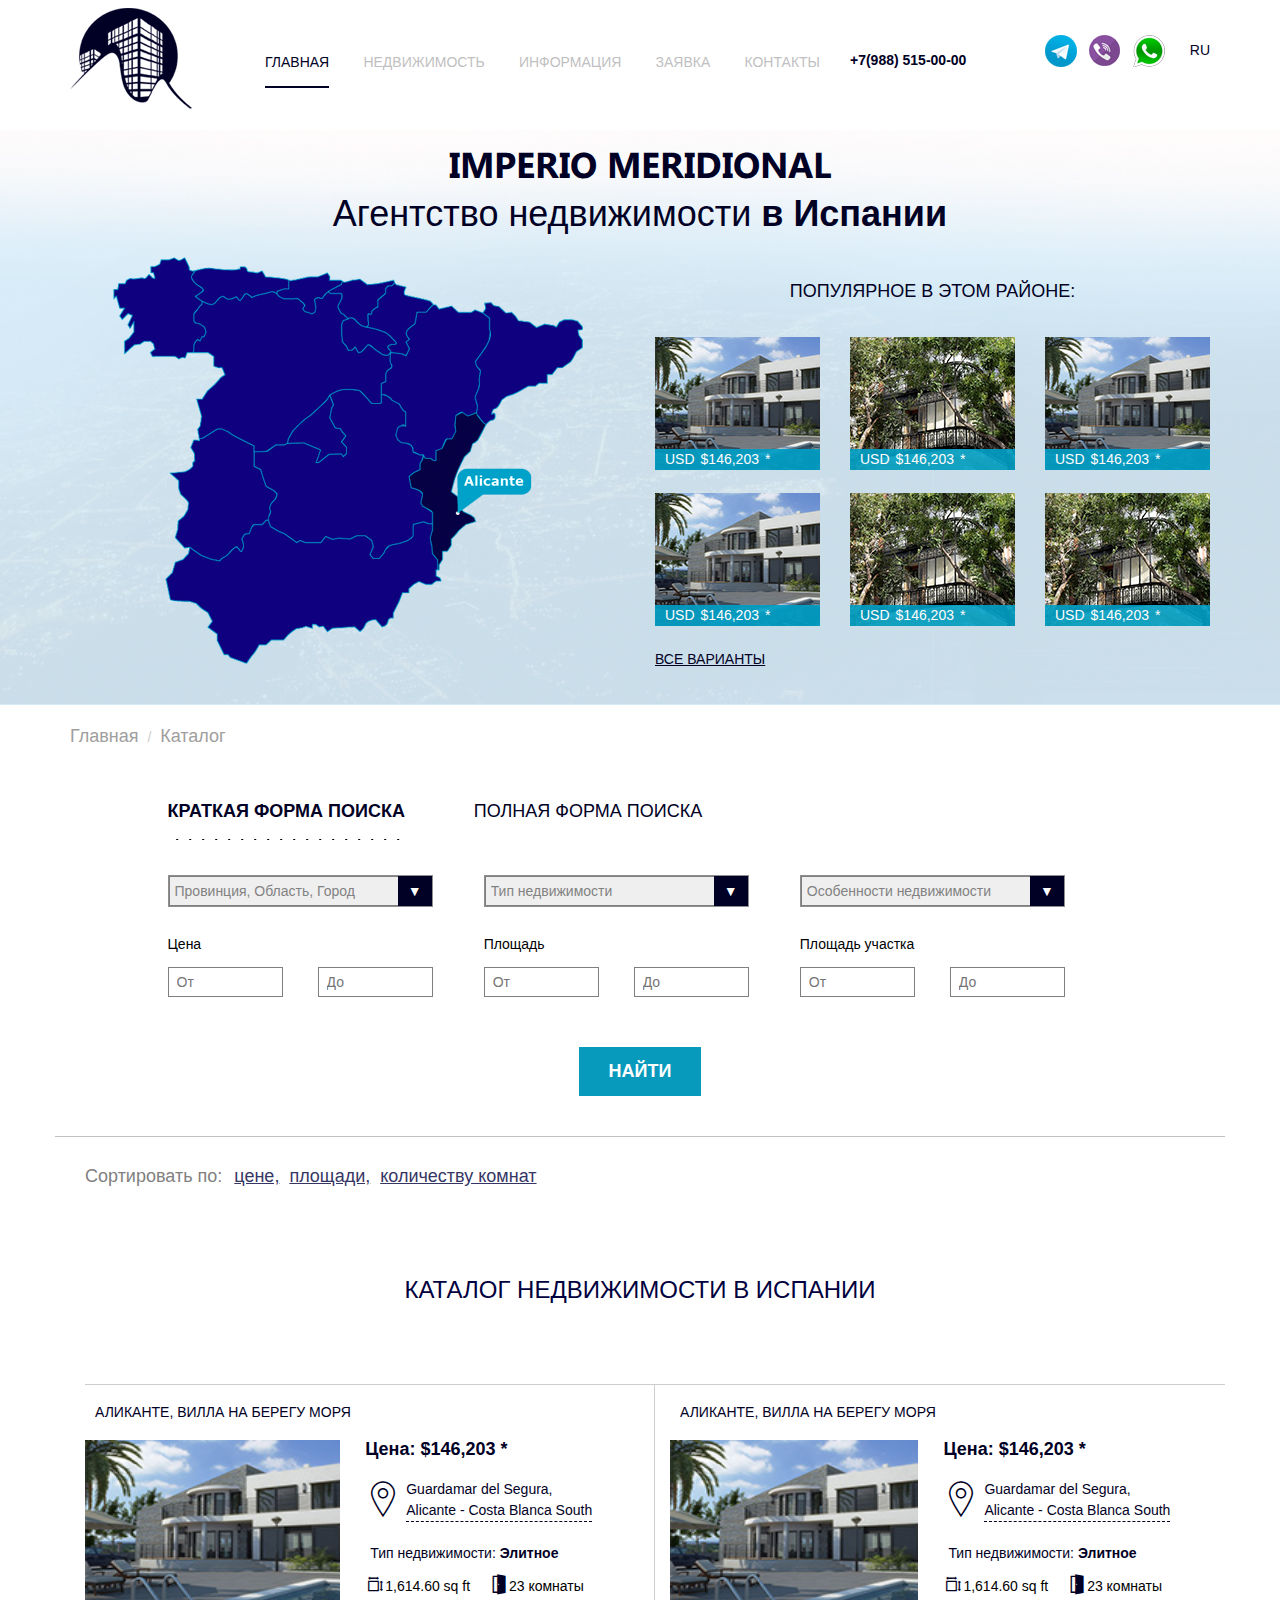
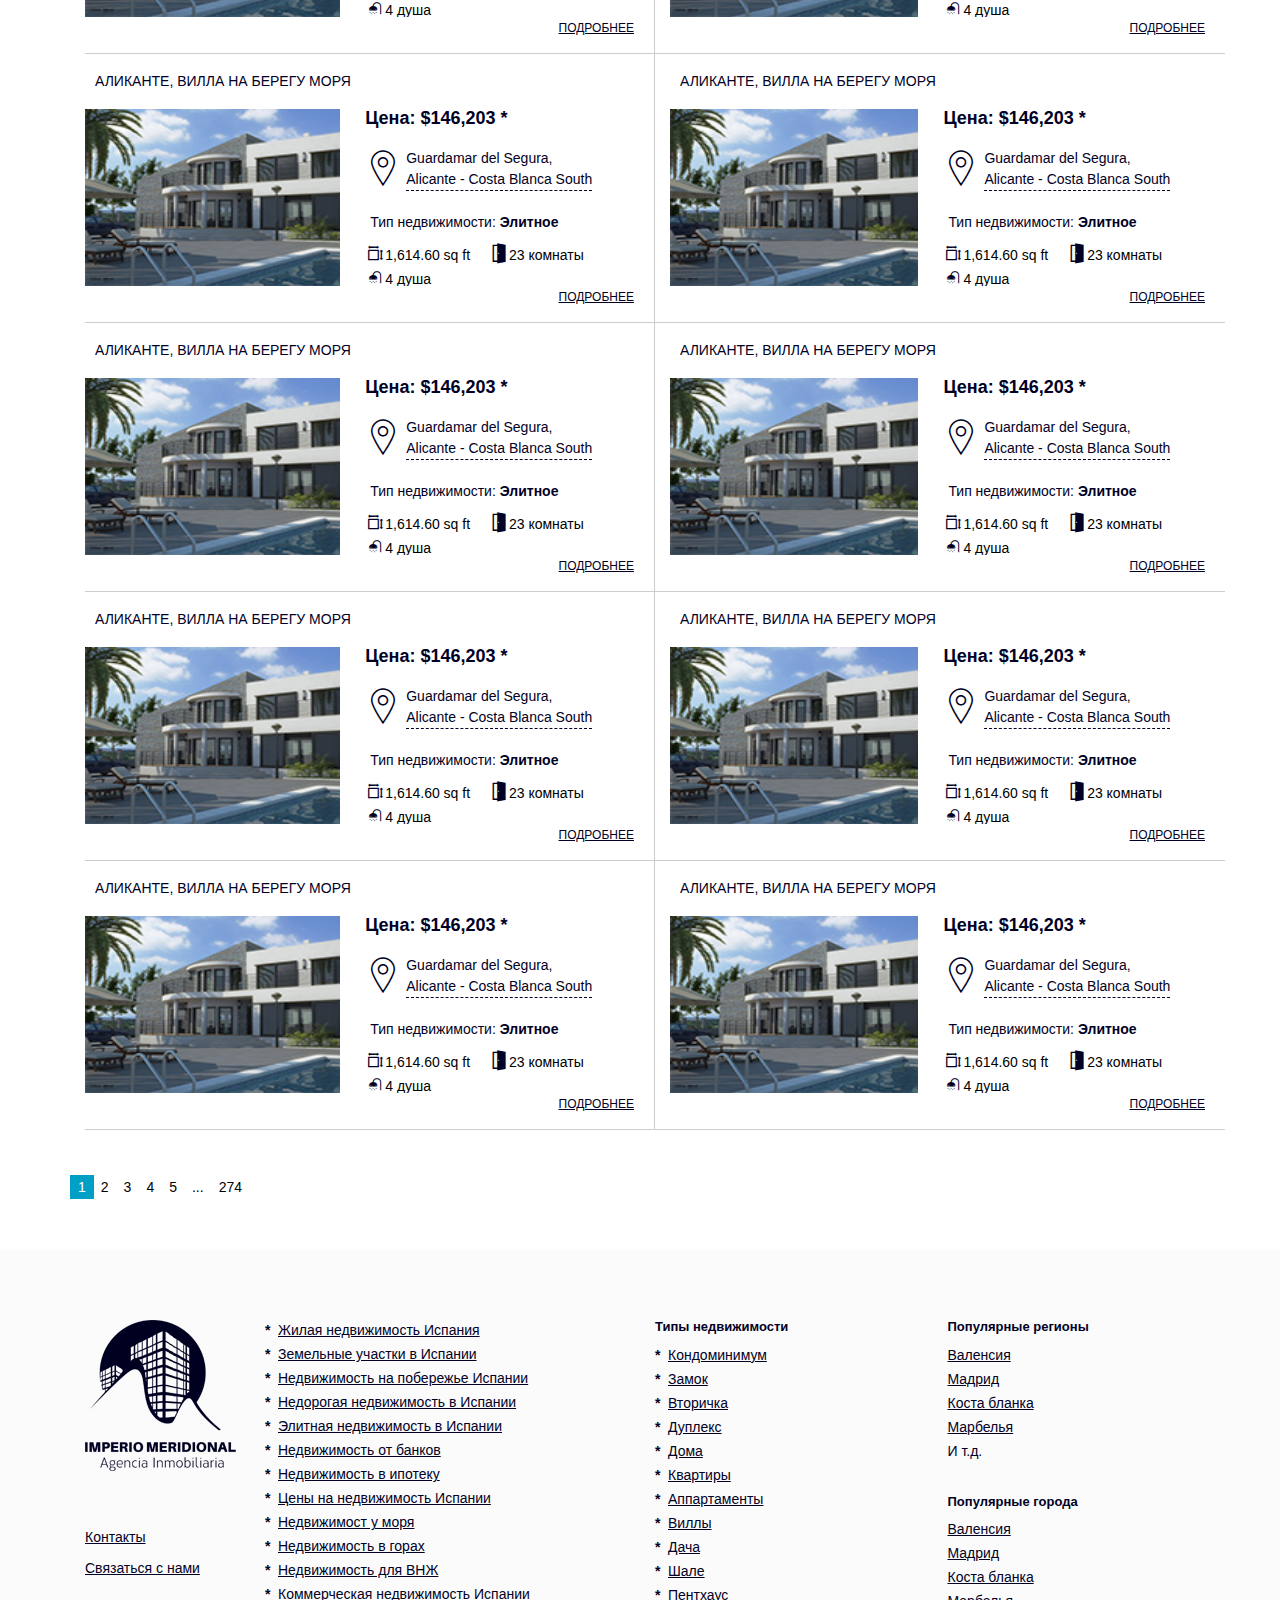
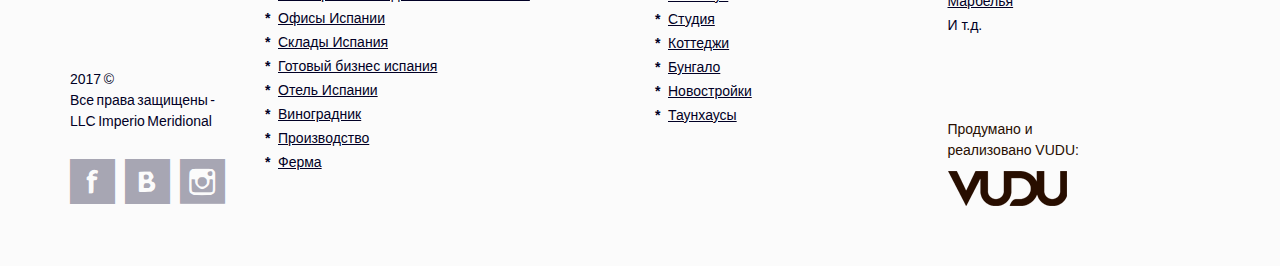
<file: catalog.html>
<!DOCTYPE html>
<html lang="ru">
<head>
	<meta charset="UTF-8">
	<meta name="viewport" content="width=device-width, initial-scale=1.0">
	<meta http-equiv="X-UA-Compatible" content="ie=edge">
	<title>Document</title>
	<link rel="stylesheet" href="css/bootstrap.min.css">
		<link rel="stylesheet" href="css/flexslider.css">
	<link rel="stylesheet" href="css/main.css">

	<!--[if lt IE 9]>
      <script src="https://oss.maxcdn.com/html5shiv/3.7.2/html5shiv.min.js"></script>
      <script src="https://oss.maxcdn.com/respond/1.4.2/respond.min.js"></script>
    <![endif]-->
</head>
<body>
	<div class="wrapper">
		<header class="header header_short_mobile">
			<div class="container">
					<div class="row">
						<div class="col-md-2 col-sm-2 col-xs-2 ">
							<div class="header_logo">
								<a href="#">
									<img src="images/logo.png" alt="logo">
									<span>IMPERIO MERIDIONAL</span>
								</a>
							</div>
						</div>
						<div class="col-md-6 col-md-offset-0 col-sm-3 col-sm-offset-7 col-xs-3 col-xs-offset-7">
							<div class="header_navbar_block">
								<div class="header_navbar">
									<button type="button" class="navbar-toggle">
						        <span class="icon-bar"></span>
						        <span class="icon-bar"></span>
						        <span class="icon-bar"></span>
						      </button>
									 <ul class="header_nav">
										  <li class="active"><a href="#">Главная</a></li>
										   <li><a href="#">Недвижимость</a></li>
										  <li><a href="#">Информация</a></li>
										  <li><a href="#">Заявка</a></li>
										  <li><a href="#">Контакты</a></li>
										</ul>
								</div>
						</div>
						</div>
						<div class="col-md-2 header_contacts">
								<span class="phone">
									+7(988) 515-00-00
								</span>
						</div>
						<div class="col-md-2 header_icon">
								<ul class="header_icon_block">
									<li><a class="bg-tg" href="">Telegram</a></li>
									<li><a class="bg-v" href="">Viber</a></li>
									<li><a class="bg-wu" href="">Watsup</a></li>
								</ul>
								<div class="dropdown">
					        <a class="dropdown-toggle" data-toggle="dropdown" href="#">RU</a>
					        <ul class="dropdown-menu">
					          <li><a href="#"><i class="bg-esp"></i>Esp</a></li>
					          <li><a href="#"><i class="bg-us"></i>Eng</a></li>
					           <li><a href="#"><i class="bg-ru"></i>RU</a></li>
					        </ul>
								</div>
						</div>
					</div>
					</div>
		</header>

		<main class="main main_separator">

			<div class="promo_map visible-lg visible-md">
				<div class="promo_map_header">
					<div class="container">
						<div class="row">
							<div class="col-md-12">
								<h1>
									<em>Imperio Meridional</em> 
									<span>
										Агентство недвижимости <strong>в Испании</strong>
									</span>
								</h1>
							</div>
						</div>
							<div class="row">
							<div class="col-md-6">
								<div class="map_block">
										<img src="images/map.png" alt="">
								</div>
							</div>
							<div class="col-md-6">
								<div class="map_product">
										<h3>Популярное в этом районе:</h3>
										<div class="map_product_block">
											<div class="row">
												<div class="col-md-4">
													<div class="map_product_block_item">
															<img src="images/prod1.jpg" alt="">
															<div class="map_product_block_item_price">
																<span class="currency">usd</span>
																<span class="price"><span class="symbol">$</span>146,203</span>
																<span class="bookmark">*</span>
															</div>
													</div>
													<div class="map_product_block_item">
															<img src="images/prod1.jpg" alt="">
															<div class="map_product_block_item_price">
																<span class="currency">usd</span>
																<span class="price"><span class="symbol">$</span>146,203</span>
																<span class="bookmark">*</span>
															</div>
													</div>
												</div>
												<div class="col-md-4">
													<div class="map_product_block_item">
															<img src="images/prod2.jpg" alt="">
															<div class="map_product_block_item_price">
																<span class="currency">usd</span>
																<span class="price"><span class="symbol">$</span>146,203</span>
																<span class="bookmark">*</span>
															</div>
													</div>
													<div class="map_product_block_item">
															<img src="images/prod2.jpg" alt="">
															<div class="map_product_block_item_price">
																<span class="currency">usd</span>
																<span class="price"><span class="symbol">$</span>146,203</span>
																<span class="bookmark">*</span>
															</div>
													</div>
												</div>
												<div class="col-md-4">
													<div class="map_product_block_item">
															<img src="images/prod1.jpg" alt="">
															<div class="map_product_block_item_price">
																<span class="currency">usd</span>
																<span class="price"><span class="symbol">$</span>146,203</span>
																<span class="bookmark">*</span>
															</div>
													</div>
													<div class="map_product_block_item">
															<img src="images/prod2.jpg" alt="">
															<div class="map_product_block_item_price">
																<span class="currency">usd</span>
																<span class="price"><span class="symbol">$</span>146,203</span>
																<span class="bookmark">*</span>
															</div>
													</div>
												</div>
											</div>
										</div>
										<a href="">Все варианты</a>
								</div>
							</div>
					</div>
				</div>
			</div>	
			</div>

			<div class="breadcrumbs">
				<div class="container">
						<div class="row">
							<div class="col-md-12 col-sm-12 col-xs-12">
								<ul class="breadcrumb">
							    <li><a href="#">Главная</a></li>
							    <li><a href="#">Каталог</a></li>
							</ul>
							</div>
						</div>
				</div>	
			</div>
	<div class="catalog_search">
				<div class="container">
						<div class="row">
							<div class="col-md-10 col-md-offset-1 col-sm-10 col-sm-offset-1 col-xs-12">
								
								<form class="catalog_search_form" action="1" method="POST" role="form">
									<div class="catalog_search_form_tabs">
											<span class="short_form active">Краткая форма поиска</span>
											<span class="full_form">Полная форма поиска</span>
									</div>

									<div class="form-group">
										<div class="form_group_select">
											<div class="form_group_select_block">
											<select name="" >
												 <option selected disabled>Провинция, Область, Город</option>
										    <option value="Валенсия">Валенсия</option>
										    <option  value="Аликанте">Аликанте</option>
											</select>
											</div>
											<div class="form_group_select_block">
											<select name="" >
												 <option selected disabled>Тип недвижимости</option>
										    <option value="Квартира">Квартира</option>
										    <option  value="Дом">Дом</option>
											</select>
											</div>
											<div class="form_group_select_block">
											<select name="" >
												 <option selected disabled>Особенности недвижимости</option>
										    <option value="test1">test1</option>
										    <option  value="test2">test2</option>
											</select>
											</div>
											<div class="form_group_input_two">
												<h6>Цена</h6>
												<div class="input_block">
													<input type="text" placeholder="От"  value="" >
													<input type="text" placeholder="До"  value="" >
												</div>
											</div>
											<div class="form_group_input_two">
												<h6>Площадь</h6>
												<div class="input_block">
													<input type="text" placeholder="От"  value="" >
													<input type="text" placeholder="До"  value="" >
												</div>
											</div>
											<div class="form_group_input_two">
												<h6>Площадь участка</h6>
												<div class="input_block">
													<input type="text" placeholder="От"  value="" >
													<input type="text" placeholder="До"  value="" >
												</div>
											</div>
										</div>
										<div class="form_block_full">
											<div class="form_group_input">
												<div class="form_group_input_two">
													<h6>Колличество комнат</h6>
													<div class="input_block">
														<input type="text" placeholder="От"  value="" >
														<input type="text" placeholder="До"  value="" >
													</div>
												</div>
												<div class="form_group_input_two">
													<h6>Колличество ванных комнат</h6>
													<div class="input_block">
														<input type="text" placeholder="От"  value="" >
														<input type="text" placeholder="До"  value="" >
													</div>
												</div>
												<div class="form_group_input_two">
													<h6>Колличество этажей</h6>
													<div class="input_block">
														<input type="text" placeholder="От"  value="" >
														<input type="text" placeholder="До"  value="" >
													</div>
												</div>
												<div class="form_group_input_two form_group_input_two_last">
													<h6>Год постройки</h6>
													<div class="input_block">
														<input type="text" placeholder="От"  value="" >
														<input type="text" placeholder="До"  value="" >
													</div>
												</div>
												<div class="form_group_checkbox">
												
												<ul class="checkbox_grop">
													<li>
														<input type="checkbox" class="css-checkbox" id="checkboxG5" checked="checked" value="">
														<label for="checkboxG5" class="css-label">
														</label>
														<span>Отопление</span>
													</li>

													<li>
														<input type="checkbox" class="css-checkbox" id="checkbox1"  value="">
														<label for="checkbox1" class="css-label">
														</label>
														<span>Инфраструктура</span>
													</li>
														<li>
														<input type="checkbox" class="css-checkbox" id="checkbox2" " value="">
														<label for="checkbox2" class="css-label">
														</label>
														<span>Близость к морю</span>
													
													</li>
													<li>
														<input type="checkbox" class="css-checkbox" id="checkbox4"  value="">
														<label for="checkbox4" class="css-label">
														</label>
														<span>Балкон</span>
													</li>
													<li>
														<input type="checkbox" class="css-checkbox" id="checkbox5"  value="">
														<label for="checkbox5" class="css-label">
														</label>
														<span>Теннисный корт</span>
													</li>
														<li>
														<input type="checkbox" class="css-checkbox" id="checkbox6"  value="">
														<label for="checkbox6" class="css-label">
														</label>
															<span>Близость к метро</span>
													
													</li>
													<li>
														<input type="checkbox" class="css-checkbox" id="checkbox7"  value="">
														<label for="checkbox7" class="css-label">
														</label>
															<span>Мебелировка</span>
													</li>

													<li>
														<input type="checkbox" class="css-checkbox" id="checkbox8"  value="">
														<label for="checkbox8" class="css-label">
														</label>
														<span>Бассейн</span>
													</li>
														<li>
														<input type="checkbox" class="css-checkbox" id="checkbox9"  value="">
														<label for="checkbox9" class="css-label">
														</label>
														<span>Близость к горам</span>
													</li>
												</ul>
												</div>
												</div>
											</div>
										</div>
									</div>
									<div class="catalog_search_form_button">
											<button type="submit" class="btn btn-primary">Найти</button>
									</div>
									<div class="catalog_search_form_list">
										
									</div>
								</form>
							</div>
						</div>
				</div>	
			</div>


			<div class="catalog_search_control_list">
					<div class="container">
						<div class="row">
							<div class="col-md-12 col-sm-12 col-xs-12">
								<div class="catalog_search_control_list_block">
										<h5>Сортировать по:</h5>
										<ul>
											<li>цене,</li>
											<li>площади,</li>
											<li>количеству комнат</li>
										</ul>
								</div>
							</div>
					</div>
				</div>
			</div>

			<div class="catalog_products">
				<div class="catalog_products_header">
					<div class="container">
						<div class="row">
							<div class="col-md-12 col-sm-12 col-xs-12 ">
								
									<h3>
										Каталог недвижимости в Испании
									</h3>
								</div>
							</div>
						</div>	
					</div>
					<div class="catalog_products_block">

						<div class="container">
							<div class="row">
								<div class="col-md-12 col-sm-12">
									<div class="popup_catalog">
										<h4>АЛИКАНТЕ, ВИЛЛА НА БЕРЕГУ МОРЯ</h4>
										<div class=" popup_catalog_close">
											<span class="item_close">×</span>
										</div>
										<div class="popup_catalog_main">

											<div class="popup_catalog_slider">

											<div id="slider_popup" class="flexslider_popup flexslider">
											  <ul class="slides">
											    <li>
											      <img src="images/prod1.jpg" />
											    </li>
											    <li>
											      <img src="images/prod2.jpg" />
											    </li>
											    <li>
											      <img src="images/img1.jpg" />
											    </li>
											    <li>
											      <img src="images/text_img.jpg" />
											    </li>
											     <li>
											      <img src="images/prod1.jpg" />
											    </li>
											    <li>
											      <img src="images/prod2.jpg" />
											    </li>
											    <li>
											      <img src="images/img1.jpg" />
											    </li>
											    <li>
											      <img src="images/text_img.jpg" />
											    </li>
											    <!-- items mirrored twice, total of 12 -->
											  </ul>
											</div>
											<div id="carousel_popup" class=" carousel_popup flexslider">
											  <ul class="slides">
											    <li>
											      <img src="images/prod1.jpg" />
											    </li>
											    <li>
											      <img src="images/prod2.jpg" />
											    </li>
											    <li>
											      <img src="images/img1.jpg" />
											    </li>
											    <li>
											      <img src="images/text_img.jpg" />
											    </li>
											    <li>
											      <img src="images/prod1.jpg" />
											    </li>
											    <li>
											      <img src="images/prod2.jpg" />
											    </li>
											    <li>
											      <img src="images/img1.jpg" />
											    </li>
											    <li>
											      <img src="images/text_img.jpg" />
											    </li>
											    <!-- items mirrored twice, total of 12 -->
											  </ul>
											</div>
												<div class="carousel_video">
												<iframe  src="https://www.youtube.com/embed/gXdih6Igr44" frameborder="0" allowfullscreen></iframe>
												</div>
											</div>
											<div class="popup_catalog_text">
												<div class="popup_catalog_text_block">
												<div class="main_product_info_desc ">
											<div class="price_block">
												<span>Цена:</span>
												<span class="price"><span class="symbol">$</span>146,203</span>
												<span class="bookmark">*</span>

												<div class="favorites">
													<span class="deactive_favorites">
														<span class="tooltip_fv">Добавить в избранное</span>
														<i class="icon-heart-o"></i></span>
													<span class="active_favorites">
														<span class="tooltip_fv"> 
															<img src="images/check2.png" alt="">Объект добавлен в избранное</span>
														<i class="icon-heart"></i></span>
												</div>
										</div>
											</div>

											<a class="location " href="">
											<span class="icon"><i class="icon-WAqf3x8n3I"></i></span>
											<span class="desk">Guardamar del Segura, <br> Alicante - Costa Blanca South </span>
										</a>
										
										<div class="type">
											<span class="type_text">Тип недвижимости: <strong>Элитное</strong></span>
											<span class="type_icon">
											<span class="icon"><i class="icon-UMzv9xx17F"></i></span>
											<span>У моря</span>
											</span>
										</div>
										<ul class="features ">
											<li>
												<span class="icon"><i class="icon-ArBukpLo"></i></span>
												<span class="black">1,614.60 sq ft </span>
											</li>
											<li class="icon_big">
												<span class="icon"><i class="icon-kEBsWxBUVE"></i></span>
												<span class="black">Отличное состояние</span>
											</li>
											<li  class="icon_off">
												<span>Участок:</span>
												<span>103.9 sq ft</span>
											</li>
										</ul>

											<div class="description_info_list">

											<ul class="list_short">
												<li>
													<span class="dt">Комнаты</span>
   												<span class="dd">23</span>
   											</li>
   												<li>
													<span class="dt">Спальни</span>
   												<span class="dd">3</span>
   											</li>
   												<li>
													<span class="dt">Санузел</span>
   												<span class="dd">2</span>
   											</li>
   											<li>
													<span class="dt">Ванные комнаты  </span>
   												<span class="dd">2</span>
   											</li>
   											<li>
													<span class="dt">Кол-во этажей</span>
   												<span class="dd">4</span>
   											</li>
   											<li>
													<span class="dt">Линия</span>
   												<span class="dd">2</span>
   											</li>
											</ul>

											<ul class="list_long">

												 <li>
													<span class="dt">Оборудованая кухня</span>
   												<span class="dd">да</span>
   											</li>

   												<li>
													<span class="dt">Меблировка</span>
   												<span class="dd">полная</span>
   											</li>
   											 <li>
													<span class="dt">Бассейн</span>
   												<span class="dd">2 частных</span>
   											</li>
   												<li>
													<span class="dt">Балкон</span>
   												<span class="dd">нет</span>
   											</li>
   											 <li>
													<span class="dt">Терраса</span>
   												<span class="dd">2 террасы</span>
   												<ul>
   													<li><span>1-я:</span><span>123 sq ft</span></li>
   													<li><span>2-я:</span><span>123 sq ft</span></li>
   												</ul>
   											</li>
   												<li>
													<span class="dt">Система кондиционирования</span>
   												<span class="dd">есть</span>
   												<ul>
   													<li><span>23 кондиционера</span></li>
   													<li><span>частное</span></li>
   												</ul>
   											</li>
   											<li>
													<span class="dt">Отопление</span>
   												<span class="dd">Центральное</span>
   											</li>
   												<li>
													<span class="dt">Вид из окна</span>
   												<span class="dd">есть</span>
   											</li>
											</ul>
										</div>
								</div>
								<div class="popup_catalog_text_control">
										<div class="main_product_control_button">
											<span class="text">Сделать заявку на просмотр</span>
										</div>
										<a href="">Подробнее</a>
								</div>
									</div>
									</div> 
								</div>
							</div>
						</div>

						<div class="container">
							<div class="row">
								<div class="col-md-6 col-sm-12 catalog_products_items_left">
									<div class="catalog_products_item">
										<h5> Аликанте, вилла на берегу моря</h5>
										<div class="favorites">
												<span class="deactive_favorites">
												<span class="tooltip_fv">Добавить в избранное</span>
												<i class="icon-heart-o"></i></span>
											<span class="active_favorites">
											<span class="tooltip_fv"> 
											<img src="images/check2.png" alt="">Объект добавлен в избранное</span>
											<i class="icon-heart"></i></span>
										</div>
										<div class="catalog_products_item_block">
											<div class="img_wrapp">
												<img src="images/prod1.jpg" alt="">
											</div>
											<div class="text_wrapp">
													<div class="price_block">
															<span>Цена:</span>
																<span class="price"><span class="symbol">$</span>146,203</span>
																<span class="bookmark">*</span>
														</div>
														<a class="location" href="">
																<span class="icon"><i class="icon-WAqf3x8n3I"></i></span>
															<span class="desk black">Guardamar del Segura, <br> Alicante - Costa Blanca South </span>
														</a>
														<div class="type">
															<span>Тип недвижимости: <strong>Элитное</strong></span>
														</div>
														<ul class="features">
															<li>
																<span class="icon"><i class="icon-ArBukpLo"></i></span>
																<span class="black">1,614.60 sq ft </span>
															</li>
															<li>
																<span class="icon"><i class="icon-r8COw2Ahsn"></i></span>
																<span class="black">23 комнаты</span>
															</li>
															<li>
																<span class="icon"><i class="icon-vyKaH0adjA"></i></span>
																<span class="black">4 душа</span>
															</li>
														</ul>
													</div>
										</div>
										<div class="link">
											<a href="">
												Подробнее	
											</a>
										</div>

									</div>
									<div class="catalog_products_item">
										<h5> Аликанте, вилла на берегу моря </h5>
										<div class="favorites">
												<span class="deactive_favorites">
												<span class="tooltip_fv">Добавить в избранное</span>
												<i class="icon-heart-o"></i></span>
											<span class="active_favorites">
											<span class="tooltip_fv"> 
											<img src="images/check2.png" alt="">Объект добавлен в избранное</span>
											<i class="icon-heart"></i></span>
										</div>
										<div class="catalog_products_item_block">
											<div class="img_wrapp">
												<img src="images/prod1.jpg" alt="">
											</div>
											<div class="text_wrapp">
													<div class="price_block">
															<span>Цена:</span>
																<span class="price"><span class="symbol">$</span>146,203</span>
																<span class="bookmark">*</span>
														</div>
														<a class="location" href="">
																<span class="icon"><i class="icon-WAqf3x8n3I"></i></span>
															<span class="desk black">Guardamar del Segura, <br> Alicante - Costa Blanca South </span>
														</a>
														<div class="type">
															<span>Тип недвижимости: <strong>Элитное</strong></span>
														</div>
														<ul class="features">
															<li>
																<span class="icon"><i class="icon-ArBukpLo"></i></span>
																<span class="black">1,614.60 sq ft </span>
															</li>
															<li>
																<span class="icon"><i class="icon-r8COw2Ahsn"></i></span>
																<span class="black">23 комнаты</span>
															</li>
															<li>
																<span class="icon"><i class="icon-vyKaH0adjA"></i></span>
																<span class="black">4 душа</span>
															</li>
														</ul>
													</div>
										</div>
										<div class="link">
											<a href="">
												Подробнее	
											</a>
										</div>
									</div>
									<div class="catalog_products_item">
										<h5> Аликанте, вилла на берегу моря </h5>
										<div class="favorites">
												<span class="deactive_favorites">
												<span class="tooltip_fv">Добавить в избранное</span>
												<i class="icon-heart-o"></i></span>
											<span class="active_favorites">
											<span class="tooltip_fv"> 
											<img src="images/check2.png" alt="">Объект добавлен в избранное</span>
											<i class="icon-heart"></i></span>
										</div>
										<div class="catalog_products_item_block">
											<div class="img_wrapp">
												<img src="images/prod1.jpg" alt="">
											</div>
											<div class="text_wrapp">
													<div class="price_block">
															<span>Цена:</span>
																<span class="price"><span class="symbol">$</span>146,203</span>
																<span class="bookmark">*</span>
														</div>
														<a class="location" href="">
																<span class="icon"><i class="icon-WAqf3x8n3I"></i></span>
															<span class="desk black">Guardamar del Segura, <br> Alicante - Costa Blanca South </span>
														</a>
														<div class="type">
															<span>Тип недвижимости: <strong>Элитное</strong></span>
														</div>
														<ul class="features">
															<li>
																<span class="icon"><i class="icon-ArBukpLo"></i></span>
																<span class="black">1,614.60 sq ft </span>
															</li>
															<li>
																<span class="icon"><i class="icon-r8COw2Ahsn"></i></span>
																<span class="black">23 комнаты</span>
															</li>
															<li>
																<span class="icon"><i class="icon-vyKaH0adjA"></i></span>
																<span class="black">4 душа</span>
															</li>
														</ul>
													</div>
										</div>
										<div class="link">
											<a href="">
												Подробнее	
											</a>
										</div>
									</div>
									<div class="catalog_products_item">
										<h5> Аликанте, вилла на берегу моря </h5>
										<div class="favorites">
												<span class="deactive_favorites">
												<span class="tooltip_fv">Добавить в избранное</span>
												<i class="icon-heart-o"></i></span>
											<span class="active_favorites">
											<span class="tooltip_fv"> 
											<img src="images/check2.png" alt="">Объект добавлен в избранное</span>
											<i class="icon-heart"></i></span>
										</div>
										<div class="catalog_products_item_block">
											<div class="img_wrapp">
												<img src="images/prod1.jpg" alt="">
											</div>
											<div class="text_wrapp">
													<div class="price_block">
															<span>Цена:</span>
																<span class="price"><span class="symbol">$</span>146,203</span>
																<span class="bookmark">*</span>
														</div>
														<a class="location" href="">
																<span class="icon"><i class="icon-WAqf3x8n3I"></i></span>
															<span class="desk black">Guardamar del Segura, <br> Alicante - Costa Blanca South </span>
														</a>
														<div class="type">
															<span>Тип недвижимости: <strong>Элитное</strong></span>
														</div>
														<ul class="features">
															<li>
																<span class="icon"><i class="icon-ArBukpLo"></i></span>
																<span class="black">1,614.60 sq ft </span>
															</li>
															<li>
																<span class="icon"><i class="icon-r8COw2Ahsn"></i></span>
																<span class="black">23 комнаты</span>
															</li>
															<li>
																<span class="icon"><i class="icon-vyKaH0adjA"></i></span>
																<span class="black">4 душа</span>
															</li>
														</ul>
													</div>
										</div>
										<div class="link">
											<a href="">
												Подробнее	
											</a>
										</div>
									</div>
									<div class="catalog_products_item">
										<h5> Аликанте, вилла на берегу моря </h5>
										<div class="favorites">
												<span class="deactive_favorites">
												<span class="tooltip_fv">Добавить в избранное</span>
												<i class="icon-heart-o"></i></span>
											<span class="active_favorites">
											<span class="tooltip_fv"> 
											<img src="images/check2.png" alt="">Объект добавлен в избранное</span>
											<i class="icon-heart"></i></span>
										</div>
										<div class="catalog_products_item_block">
											<div class="img_wrapp">
												<img src="images/prod1.jpg" alt="">
											</div>
											<div class="text_wrapp">
													<div class="price_block">
															<span>Цена:</span>
																<span class="price"><span class="symbol">$</span>146,203</span>
																<span class="bookmark">*</span>
														</div>
														<a class="location" href="">
																<span class="icon"><i class="icon-WAqf3x8n3I"></i></span>
															<span class="desk black">Guardamar del Segura, <br> Alicante - Costa Blanca South </span>
														</a>
														<div class="type">
															<span>Тип недвижимости: <strong>Элитное</strong></span>
														</div>
														<ul class="features">
															<li>
																<span class="icon"><i class="icon-ArBukpLo"></i></span>
																<span class="black">1,614.60 sq ft </span>
															</li>
															<li>
																<span class="icon"><i class="icon-r8COw2Ahsn"></i></span>
																<span class="black">23 комнаты</span>
															</li>
															<li>
																<span class="icon"><i class="icon-vyKaH0adjA"></i></span>
																<span class="black">4 душа</span>
															</li>
														</ul>
													</div>
										</div>
										<div class="link">
											<a href="">
												Подробнее	
											</a>
										</div>
									</div>

								</div>
								<div class="col-md-6 col-sm-12 catalog_products_items_right">
									<div class="catalog_products_item">
										<h5> Аликанте, вилла на берегу моря </h5>
										<div class="favorites">
												<span class="deactive_favorites">
												<span class="tooltip_fv">Добавить в избранное</span>
												<i class="icon-heart-o"></i></span>
											<span class="active_favorites">
											<span class="tooltip_fv"> 
											<img src="images/check2.png" alt="">Объект добавлен в избранное</span>
											<i class="icon-heart"></i></span>
										</div>
										<div class="catalog_products_item_block">
											<div class="img_wrapp">
												<img src="images/prod1.jpg" alt="">
											</div>
											<div class="text_wrapp">
													<div class="price_block">
															<span>Цена:</span>
																<span class="price"><span class="symbol">$</span>146,203</span>
																<span class="bookmark">*</span>
														</div>
														<a class="location" href="">
																<span class="icon"><i class="icon-WAqf3x8n3I"></i></span>
															<span class="desk black">Guardamar del Segura, <br> Alicante - Costa Blanca South </span>
														</a>
														<div class="type">
															<span>Тип недвижимости: <strong>Элитное</strong></span>
														</div>
														<ul class="features">
															<li>
																<span class="icon"><i class="icon-ArBukpLo"></i></span>
																<span class="black">1,614.60 sq ft </span>
															</li>
															<li>
																<span class="icon"><i class="icon-r8COw2Ahsn"></i></span>
																<span class="black">23 комнаты</span>
															</li>
															<li>
																<span class="icon"><i class="icon-vyKaH0adjA"></i></span>
																<span class="black">4 душа</span>
															</li>
														</ul>
													</div>
										</div>
										<div class="link">
											<a href="">
												Подробнее	
											</a>
										</div>

									</div>
									<div class="catalog_products_item">
										<h5> Аликанте, вилла на берегу моря </h5>
										<div class="favorites">
												<span class="deactive_favorites">
												<span class="tooltip_fv">Добавить в избранное</span>
												<i class="icon-heart-o"></i></span>
											<span class="active_favorites">
											<span class="tooltip_fv"> 
											<img src="images/check2.png" alt="">Объект добавлен в избранное</span>
											<i class="icon-heart"></i></span>
										</div>
										<div class="catalog_products_item_block">
											<div class="img_wrapp">
												<img src="images/prod1.jpg" alt="">
											</div>
											<div class="text_wrapp">
													<div class="price_block">
															<span>Цена:</span>
																<span class="price"><span class="symbol">$</span>146,203</span>
																<span class="bookmark">*</span>
														</div>
														<a class="location" href="">
																<span class="icon"><i class="icon-WAqf3x8n3I"></i></span>
															<span class="desk black">Guardamar del Segura, <br> Alicante - Costa Blanca South </span>
														</a>
														<div class="type">
															<span>Тип недвижимости: <strong>Элитное</strong></span>
														</div>
														<ul class="features">
															<li>
																<span class="icon"><i class="icon-ArBukpLo"></i></span>
																<span class="black">1,614.60 sq ft </span>
															</li>
															<li>
																<span class="icon"><i class="icon-r8COw2Ahsn"></i></span>
																<span class="black">23 комнаты</span>
															</li>
															<li>
																<span class="icon"><i class="icon-vyKaH0adjA"></i></span>
																<span class="black">4 душа</span>
															</li>
														</ul>
													</div>
										</div>
										<div class="link">
											<a href="">
												Подробнее	
											</a>
										</div>
									</div>
									<div class="catalog_products_item">
										<h5> Аликанте, вилла на берегу моря </h5>
										<div class="favorites">
												<span class="deactive_favorites">
												<span class="tooltip_fv">Добавить в избранное</span>
												<i class="icon-heart-o"></i></span>
											<span class="active_favorites">
											<span class="tooltip_fv"> 
											<img src="images/check2.png" alt="">Объект добавлен в избранное</span>
											<i class="icon-heart"></i></span>
										</div>
										<div class="catalog_products_item_block">
											<div class="img_wrapp">
												<img src="images/prod1.jpg" alt="">
											</div>
											<div class="text_wrapp">
													<div class="price_block">
															<span>Цена:</span>
																<span class="price"><span class="symbol">$</span>146,203</span>
																<span class="bookmark">*</span>
														</div>
														<a class="location" href="">
																<span class="icon"><i class="icon-WAqf3x8n3I"></i></span>
															<span class="desk black">Guardamar del Segura, <br> Alicante - Costa Blanca South </span>
														</a>
														<div class="type">
															<span>Тип недвижимости: <strong>Элитное</strong></span>
														</div>
														<ul class="features">
															<li>
																<span class="icon"><i class="icon-ArBukpLo"></i></span>
																<span class="black">1,614.60 sq ft </span>
															</li>
															<li>
																<span class="icon"><i class="icon-r8COw2Ahsn"></i></span>
																<span class="black">23 комнаты</span>
															</li>
															<li>
																<span class="icon"><i class="icon-vyKaH0adjA"></i></span>
																<span class="black">4 душа</span>
															</li>
														</ul>
													</div>
										</div>
										<div class="link">
											<a href="">
												Подробнее	
											</a>
										</div>
									</div>
									<div class="catalog_products_item">
										<h5> Аликанте, вилла на берегу моря </h5>
										<div class="favorites">
												<span class="deactive_favorites">
												<span class="tooltip_fv">Добавить в избранное</span>
												<i class="icon-heart-o"></i></span>
											<span class="active_favorites">
											<span class="tooltip_fv"> 
											<img src="images/check2.png" alt="">Объект добавлен в избранное</span>
											<i class="icon-heart"></i></span>
										</div>
										<div class="catalog_products_item_block">
											<div class="img_wrapp">
												<img src="images/prod1.jpg" alt="">
											</div>
											<div class="text_wrapp">
													<div class="price_block">
															<span>Цена:</span>
																<span class="price"><span class="symbol">$</span>146,203</span>
																<span class="bookmark">*</span>
														</div>
														<a class="location" href="">
																<span class="icon"><i class="icon-WAqf3x8n3I"></i></span>
															<span class="desk black">Guardamar del Segura, <br> Alicante - Costa Blanca South </span>
														</a>
														<div class="type">
															<span>Тип недвижимости: <strong>Элитное</strong></span>
														</div>
														<ul class="features">
															<li>
																<span class="icon"><i class="icon-ArBukpLo"></i></span>
																<span class="black">1,614.60 sq ft </span>
															</li>
															<li>
																<span class="icon"><i class="icon-r8COw2Ahsn"></i></span>
																<span class="black">23 комнаты</span>
															</li>
															<li>
																<span class="icon"><i class="icon-vyKaH0adjA"></i></span>
																<span class="black">4 душа</span>
															</li>
														</ul>
													</div>
										</div>
										<div class="link">
											<a href="">
												Подробнее	
											</a>
										</div>
									</div>
									<div class="catalog_products_item">
										<h5> Аликанте, вилла на берегу моря </h5>
										<div class="favorites">
												<span class="deactive_favorites">
												<span class="tooltip_fv">Добавить в избранное</span>
												<i class="icon-heart-o"></i></span>
											<span class="active_favorites">
											<span class="tooltip_fv"> 
											<img src="images/check2.png" alt="">Объект добавлен в избранное</span>
											<i class="icon-heart"></i></span>
										</div>
										<div class="catalog_products_item_block">
											<div class="img_wrapp">
												<img src="images/prod1.jpg" alt="">
											</div>
											<div class="text_wrapp">
													<div class="price_block">
															<span>Цена:</span>
																<span class="price"><span class="symbol">$</span>146,203</span>
																<span class="bookmark">*</span>
														</div>
														<a class="location" href="">
																<span class="icon"><i class="icon-WAqf3x8n3I"></i></span>
															<span class="desk black">Guardamar del Segura, <br> Alicante - Costa Blanca South </span>
														</a>
														<div class="type">
															<span>Тип недвижимости: <strong>Элитное</strong></span>
														</div>
														<ul class="features">
															<li>
																<span class="icon"><i class="icon-ArBukpLo"></i></span>
																<span class="black">1,614.60 sq ft </span>
															</li>
															<li>
																<span class="icon"><i class="icon-r8COw2Ahsn"></i></span>
																<span class="black">23 комнаты</span>
															</li>
															<li>
																<span class="icon"><i class="icon-vyKaH0adjA"></i></span>
																<span class="black">4 душа</span>
															</li>
														</ul>
													</div>
										</div>
										<div class="link">
											<a href="">
												Подробнее	
											</a>
										</div>
									</div>
								</div>
							</div>
						</div>	
					</div>
			</div>

			<div class="catalog_pagination">
				<div class="container">
					<div class="row">
						<div class="col-md-12">
							<ul class="pagination">
							  <li class="active"><a href="#">1</a></li>
							  <li><a href="#">2</a></li>
							  <li><a href="#">3</a></li>
							  <li><a href="#">4</a></li>
							  <li><a href="#">5</a></li>
							  <li class="disabled"><a href="#">...</a></li>
							  <li><a href="#">274</a></li>
							</ul>
							</div>
						</div>
				</div>
			</div>
			</div>
			
		</main>
		
		<footer class="footer footer_gray">
				<div class="container">
					<div class="row">
						<div class="col-md-3 col-lg-2 col-sm-9 col-xs-10 footer_left_block">
								<div class="footer_logo col-md-12 col-sm-4 col-xs-3">
								<a href="#">
									<img src="images/logo2.png" alt="logo">
									<span>IMPERIO MERIDIONAL</span>
								</a>
							</div>
							<div class="footer_contacts col-md-12 col-sm-4 col-xs-3">
								<a href="#">
									Контакты
								</a>
								<a href="#">
									Связаться с нами
								</a>
							</div>
							<div class="footer_center_block col-md-12 col-sm-4 col-xs-5">
							<div class="footer_copyright">
								<span>
									2017 © 
								</span>
								<span>
									Все права защищены - 
									LLC Imperio Meridional
								</span>
							</div>
							<div class="footer_social">
								<a href=""><i class="icon-raEx3q0gKJ"></i></a>
								<a href=""><i class="icon-ipIXFU8DEO"></i></a>
								<a href=""><i class="icon-EIAXh26hsl"></i></a>

							</div>
							</div>
						</div>
						<div class="col-lg-4 col-md-4 visible-md visible-lg">
							<ul class="main_footer_links">
								<li><a href="">Жилая недвижимость Испания</a></li>
								<li><a href="">Земельные участки в Испании</a></li>
								<li><a href="">Недвижимость на побережье Испании</a></li>
								<li><a href="">Недорогая недвижимость в Испании</a></li>
								<li><a href="">Элитная недвижимость в Испании</a></li>
								<li><a href="">Недвижимость от банков</a></li>
								<li><a href="">Недвижимость в ипотеку</a></li>
								<li><a href="">Цены на недвижимость Испании</a></li>
								<li><a href="">Недвижимост у моря</a></li>
								<li><a href="">Недвижимость в горах</a></li>
								<li><a href="">Недвижимость для ВНЖ</a></li>
								<li><a href="">Коммерческая недвижимость Испании</a></li>
								<li><a href="">Офисы Испании</a></li>
								<li><a href="">Склады Испания</a></li>
								<li><a href="">Готовый бизнес испания</a></li>
								<li><a href="">Отель Испании</a></li>
								<li><a href="">Виноградник</a></li>
								<li><a href="">Производство</a></li>
								<li><a href="">Ферма</a></li>
							</ul>
					 	</div>
					 	<div class="col-lg-2 col-md-2 visible-md visible-lg">
					 		<div class="footer_links_type">
					 			<h6>Типы недвижимости</h6>
								<ul>
									<li><a href="">Кондоминимум</a></li>
									<li><a href="">Замок</a></li>
									<li><a href="">Вторичка</a></li>
									<li><a href="">Дуплекс</a></li>
									<li><a href="">Дома</a></li>
									<li><a href="">Квартиры</a></li>
									<li><a href="">Аппартаменты</a></li>
									<li><a href="">Виллы</a></li>
									<li><a href="">Дача</a></li>
									<li><a href="">Шале</a></li>
									<li><a href="">Пентхаус</a></li>
									<li><a href="">Студия</a></li>
									<li><a href="">Коттеджи</a></li>
									<li><a href="">Бунгало</a></li>
									<li><a href="">Новостройки</a></li>
									<li><a href="">Таунхаусы</a></li>
								</ul>
					 		</div>
					 	</div>
					 	 	<div class="col-lg-2 col-md-2 col-lg-offset-1  col-sm-3 col-xs-2 footer_right_block">
							<div class="footer_links_regions">
					 			<h6>Популярные регионы</h6>
								<ul>
									<li><a href="">Валенсия</a></li>
									<li><a href="">Мадрид</a></li>
									<li><a href="">Коста бланка</a></li>
									<li><a href="">Марбелья</a></li>
									<li><a href="">И т.д.</a></li>
								</ul>
					 		</div>
					 		<div class="footer_links_regions">
					 			<h6>Популярные города</h6>
								<ul>
									<li><a href="">Валенсия</a></li>
									<li><a href="">Мадрид</a></li>
									<li><a href="">Коста бланка</a></li>
									<li><a href="">Марбелья</a></li>
									<li><a href="">И т.д.</a></li>
								</ul>
					 		</div>
					 		<div class="footer_dev_link">
								<a href="">
									<span>Продумано и реализовано VUDU:</span>
									<img src="images/vudu.png" alt="">
								</a>
					 		</div>
					 	 </div>
					</div>
				</div>
		</footer>

	</div>	
 	<div class="closfon2"></div>
<script src="https://code.jquery.com/jquery-2.2.4.min.js"></script>
<script src="js/bootstrap.min.js"></script>
<script src="js/jquery.flexslider-min.js"></script>
<script src="js/imperio.js"></script>
<script>
 

 $('#carousel_popup').flexslider({
    animation: "slide",
    controlNav: false,
    directionNav: true,
    animationLoop: true,
    slideshow: false,
    itemWidth: 82,
    itemMargin: 13,
    asNavFor: '#slider_popup'
  });
 
  $('#slider_popup').flexslider({
    animation: "slide",
    controlNav: false,
     directionNav: true,
    animationLoop: true,
    move: 2,
    slideshow: false,
    sync: "#carousel_popup"
  });
	</script>
		
</body>

</html>
</file>
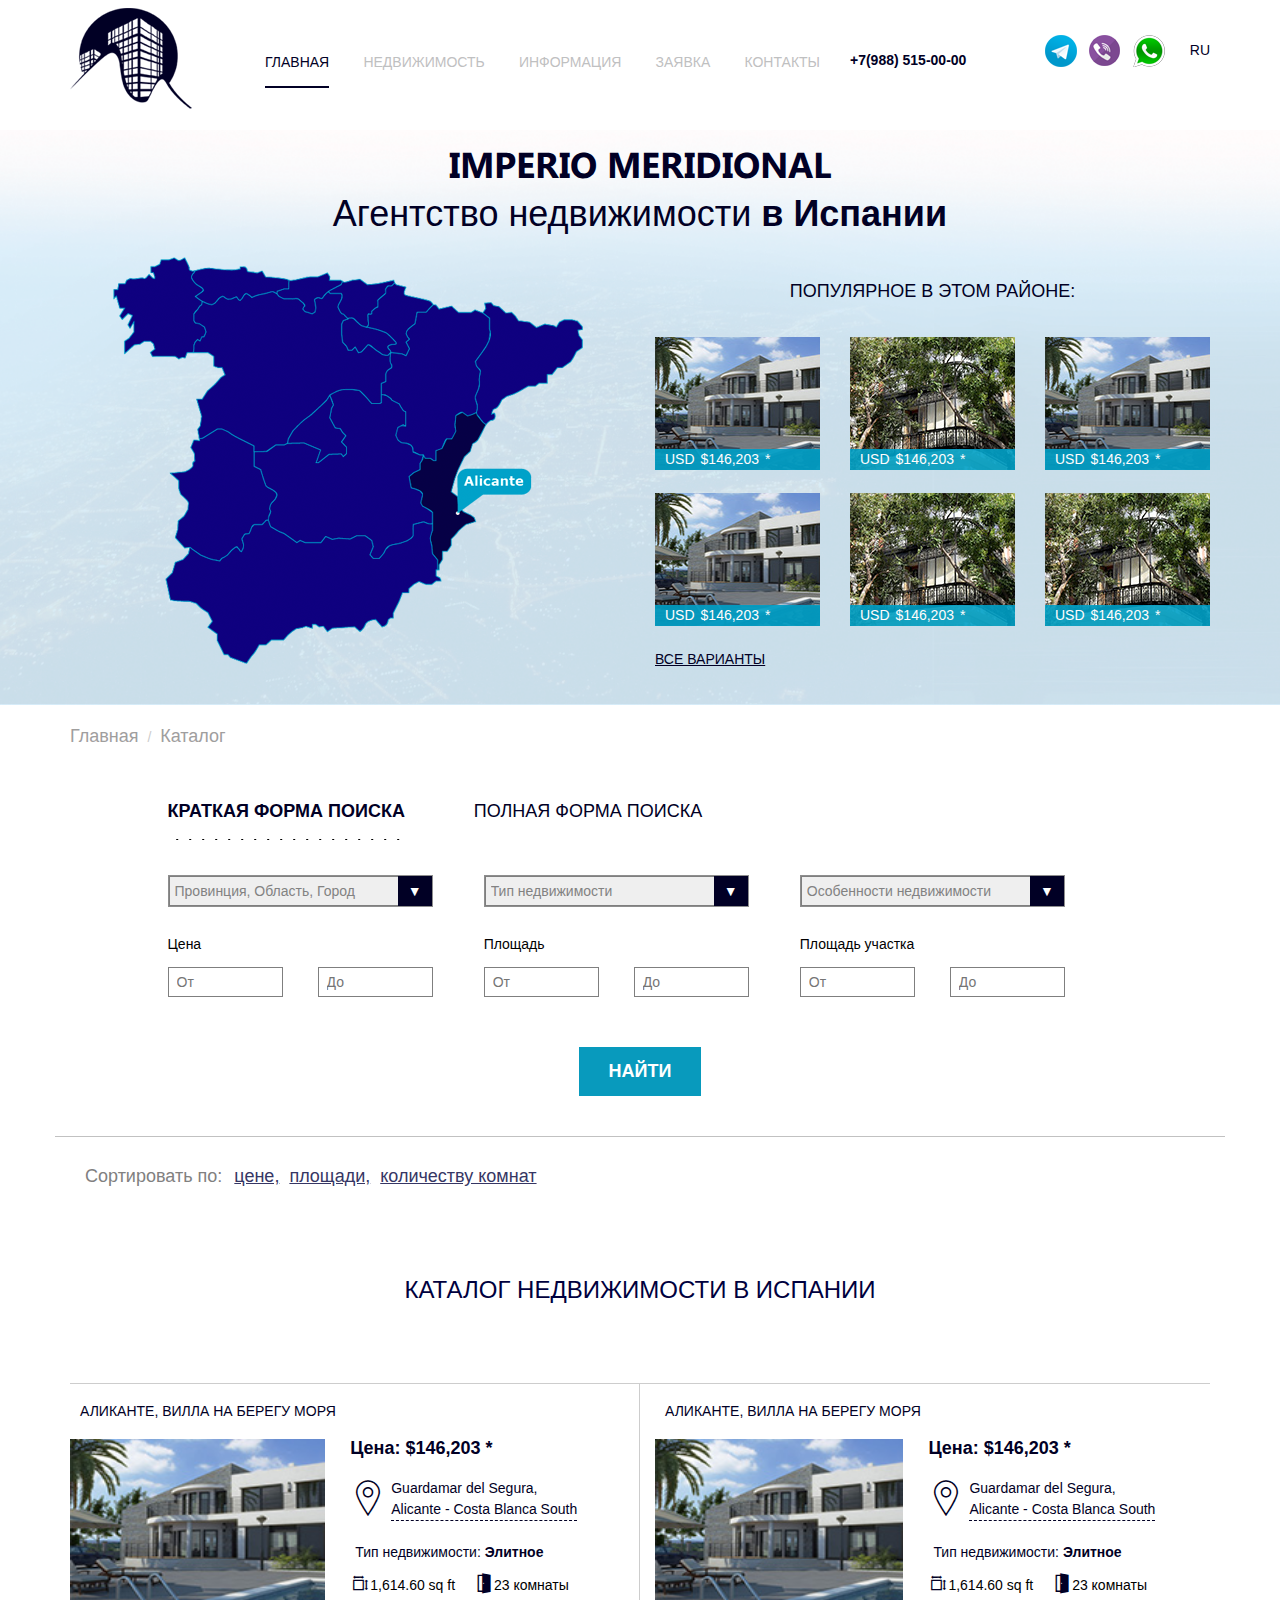
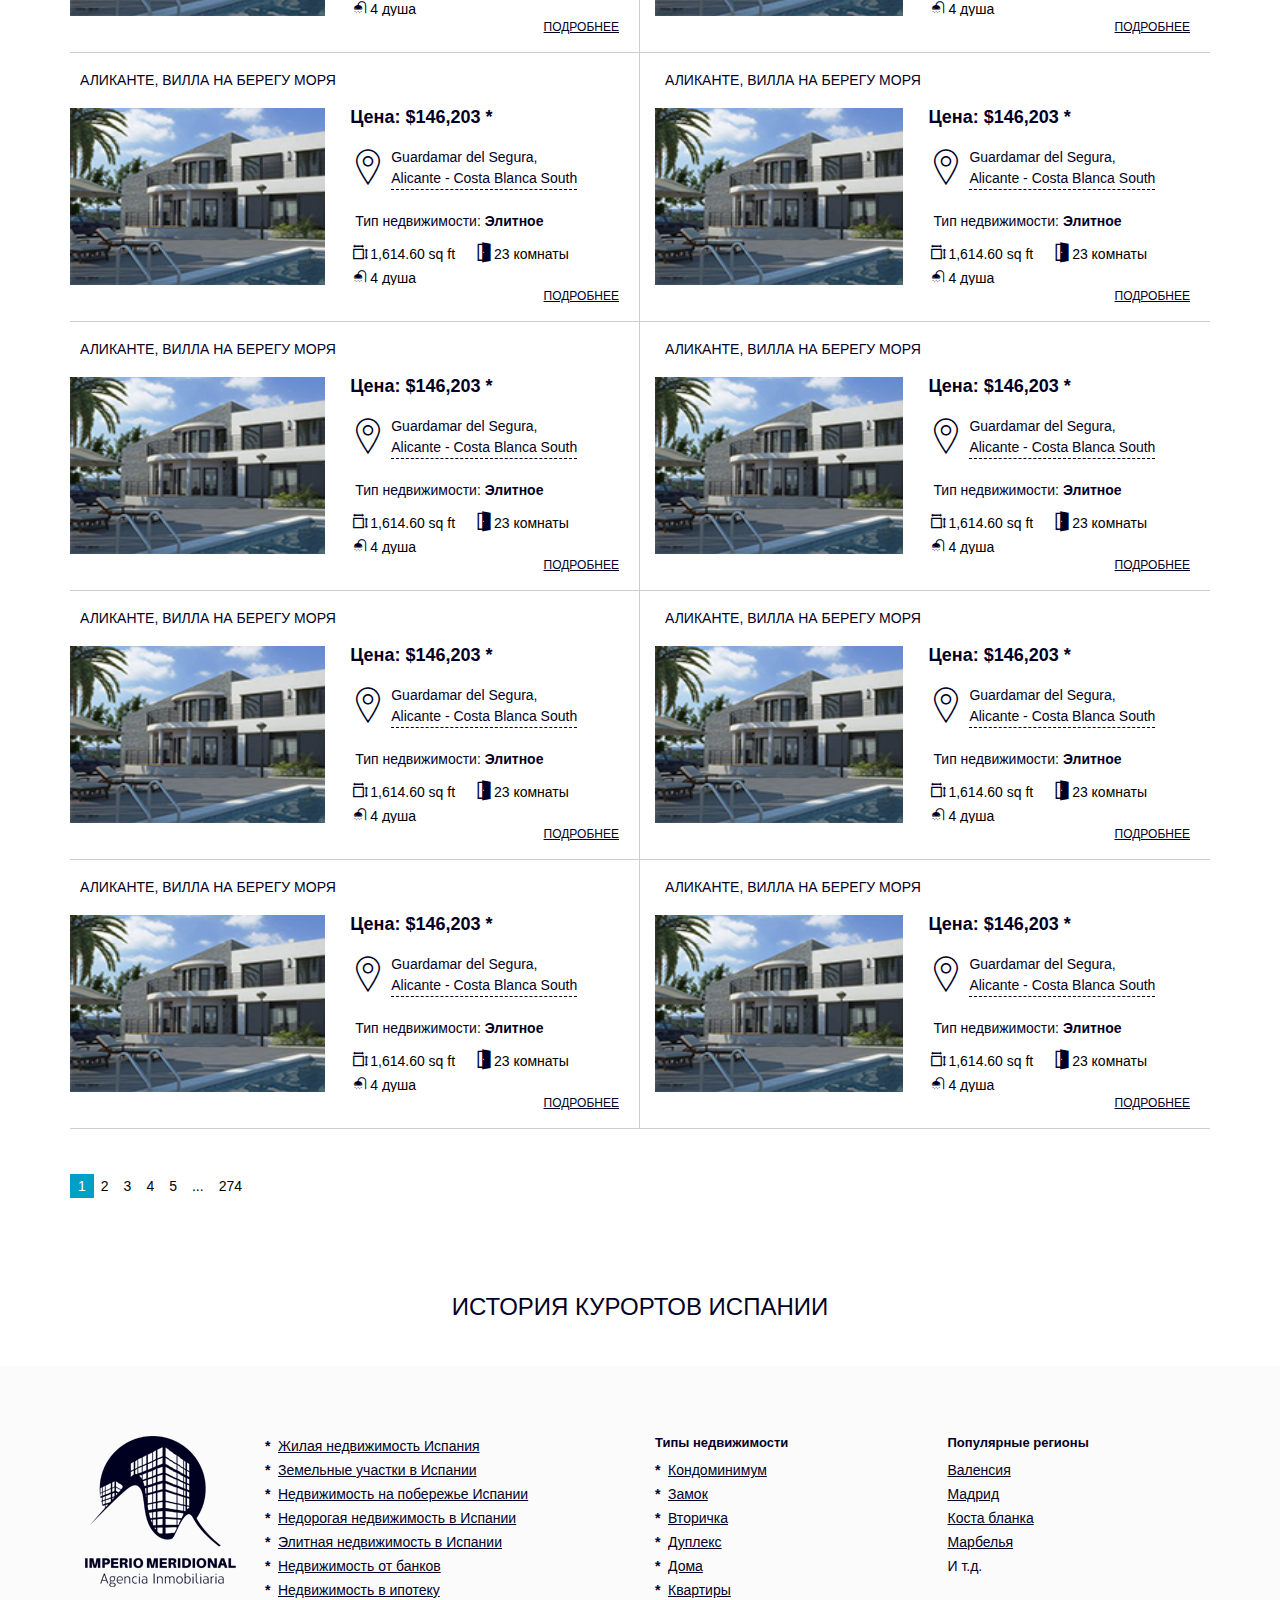
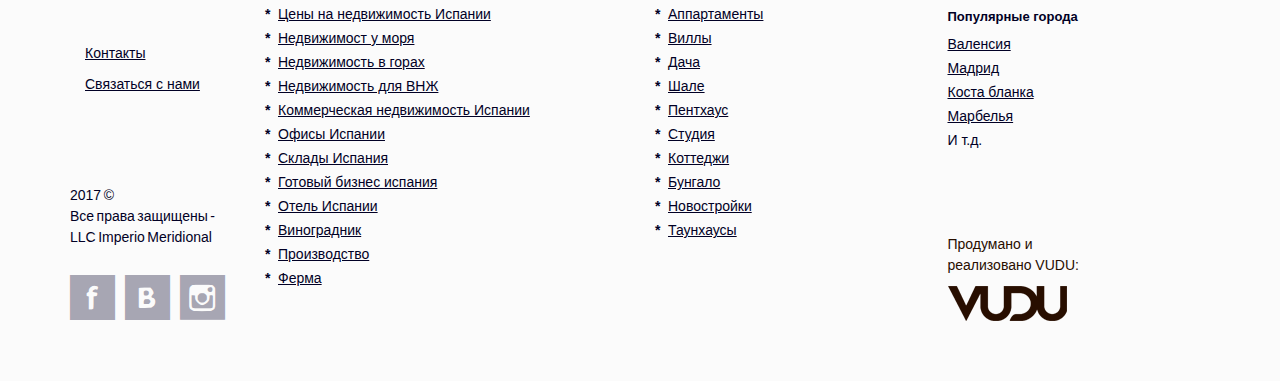
<file: catalog_dop.html>
<!DOCTYPE html>
<html lang="ru">
<head>
	<meta charset="UTF-8">
	<meta name="viewport" content="width=device-width, initial-scale=1.0">
	<meta http-equiv="X-UA-Compatible" content="ie=edge">
	<title>Document</title>
	<link rel="stylesheet" href="css/bootstrap.min.css">
	<link rel="stylesheet" href="css/main.css">

	<!--[if lt IE 9]>
      <script src="https://oss.maxcdn.com/html5shiv/3.7.2/html5shiv.min.js"></script>
      <script src="https://oss.maxcdn.com/respond/1.4.2/respond.min.js"></script>
    <![endif]-->
</head>
<body>
	<div class="wrapper">
			<header class="header header_short_mobile">
				<div class="container">
					<div class="row">
						<div class="col-md-2 col-sm-2 col-xs-2 ">
							<div class="header_logo">
								<a href="#">
									<img src="images/logo.png" alt="logo">
									<span>IMPERIO MERIDIONAL</span>
								</a>
							</div>
						</div>
						<div class="col-md-6 col-md-offset-0 col-sm-3 col-sm-offset-7 col-xs-3 col-xs-offset-7">
							<div class="header_navbar_block">
								<div class="header_navbar">
									<button type="button" class="navbar-toggle">
						        <span class="icon-bar"></span>
						        <span class="icon-bar"></span>
						        <span class="icon-bar"></span>
						      </button>
									 <ul class="header_nav">
										  <li class="active"><a href="#">Главная</a></li>
										   <li><a href="#">Недвижимость</a></li>
										  <li><a href="#">Информация</a></li>
										  <li><a href="#">Заявка</a></li>
										  <li><a href="#">Контакты</a></li>
										</ul>
								</div>
						</div>
						</div>
						<div class="col-md-2 header_contacts">
								<span class="phone">
									+7(988) 515-00-00
								</span>
						</div>
						<div class="col-md-2 header_icon">
								<ul class="header_icon_block">
									<li><a class="bg-tg" href="">Telegram</a></li>
									<li><a class="bg-v" href="">Viber</a></li>
									<li><a class="bg-wu" href="">Watsup</a></li>
								</ul>
								<div class="dropdown">
					        <a class="dropdown-toggle" data-toggle="dropdown" href="#">RU</a>
					        <ul class="dropdown-menu">
					          <li><a href="#"><i class="bg-esp"></i>Esp</a></li>
					          <li><a href="#"><i class="bg-us"></i>Eng</a></li>
					           <li><a href="#"><i class="bg-ru"></i>RU</a></li>
					        </ul>
								</div>
						</div>
					</div>
					</div>
		</header>

		<main class="main main_separator">

		<div class="promo_map visible-lg visible-md">
				<div class="promo_map_header">
					<div class="container">
						<div class="row">
							<div class="col-md-12">
								<h1>
									<em>Imperio Meridional</em> 
									<span>
										Агентство недвижимости <strong>в Испании</strong>
									</span>
								</h1>
							</div>
						</div>
							<div class="row">
							<div class="col-md-6">
								<div class="map_block">
										<img src="images/map.png" alt="">
								</div>
							</div>
							<div class="col-md-6">
								<div class="map_product">
										<h3>Популярное в этом районе:</h3>
										<div class="map_product_block">
											<div class="row">
												<div class="col-md-4">
													<div class="map_product_block_item">
															<img src="images/prod1.jpg" alt="">
															<div class="map_product_block_item_price">
																<span class="currency">usd</span>
																<span class="price"><span class="symbol">$</span>146,203</span>
																<span class="bookmark">*</span>
															</div>
													</div>
													<div class="map_product_block_item">
															<img src="images/prod1.jpg" alt="">
															<div class="map_product_block_item_price">
																<span class="currency">usd</span>
																<span class="price"><span class="symbol">$</span>146,203</span>
																<span class="bookmark">*</span>
															</div>
													</div>
												</div>
												<div class="col-md-4">
													<div class="map_product_block_item">
															<img src="images/prod2.jpg" alt="">
															<div class="map_product_block_item_price">
																<span class="currency">usd</span>
																<span class="price"><span class="symbol">$</span>146,203</span>
																<span class="bookmark">*</span>
															</div>
													</div>
													<div class="map_product_block_item">
															<img src="images/prod2.jpg" alt="">
															<div class="map_product_block_item_price">
																<span class="currency">usd</span>
																<span class="price"><span class="symbol">$</span>146,203</span>
																<span class="bookmark">*</span>
															</div>
													</div>
												</div>
												<div class="col-md-4">
													<div class="map_product_block_item">
															<img src="images/prod1.jpg" alt="">
															<div class="map_product_block_item_price">
																<span class="currency">usd</span>
																<span class="price"><span class="symbol">$</span>146,203</span>
																<span class="bookmark">*</span>
															</div>
													</div>
													<div class="map_product_block_item">
															<img src="images/prod2.jpg" alt="">
															<div class="map_product_block_item_price">
																<span class="currency">usd</span>
																<span class="price"><span class="symbol">$</span>146,203</span>
																<span class="bookmark">*</span>
															</div>
													</div>
												</div>
											</div>
										</div>
										<a href="">Все варианты</a>
								</div>
							</div>
					</div>
				</div>
			</div>	
			</div>

			<div class="breadcrumbs">
				<div class="container">
						<div class="row">
							<div class="col-md-12 col-sm-12 col-xs-12">
								<ul class="breadcrumb">
							    <li><a href="#">Главная</a></li>
							    <li><a href="#">Каталог</a></li>
							</ul>
							</div>
						</div>
				</div>	
			</div>

			<div class="catalog_search">
				<div class="container">
						<div class="row">
							<div class="col-md-10 col-md-offset-1 col-sm-10 col-sm-offset-1 col-xs-12">
								
								<form class="catalog_search_form" action="1" method="POST" role="form">
									<div class="catalog_search_form_tabs">
											<span class="short_form active">Краткая форма поиска</span>
											<span class="full_form">Полная форма поиска</span>
									</div>

									<div class="form-group">
										<div class="form_group_select">
											<div class="form_group_select_block">
											<select name="" >
												 <option selected disabled>Провинция, Область, Город</option>
										    <option value="Валенсия">Валенсия</option>
										    <option  value="Аликанте">Аликанте</option>
											</select>
											</div>
											<div class="form_group_select_block">
											<select name="" >
												 <option selected disabled>Тип недвижимости</option>
										    <option value="Квартира">Квартира</option>
										    <option  value="Дом">Дом</option>
											</select>
											</div>
											<div class="form_group_select_block">
											<select name="" >
												 <option selected disabled>Особенности недвижимости</option>
										    <option value="test1">test1</option>
										    <option  value="test2">test2</option>
											</select>
											</div>
											<div class="form_group_input_two">
												<h6>Цена</h6>
												<div class="input_block">
													<input type="text" placeholder="От"  value="" >
													<input type="text" placeholder="До"  value="" >
												</div>
											</div>
											<div class="form_group_input_two">
												<h6>Площадь</h6>
												<div class="input_block">
													<input type="text" placeholder="От"  value="" >
													<input type="text" placeholder="До"  value="" >
												</div>
											</div>
											<div class="form_group_input_two">
												<h6>Площадь участка</h6>
												<div class="input_block">
													<input type="text" placeholder="От"  value="" >
													<input type="text" placeholder="До"  value="" >
												</div>
											</div>
										</div>
										<div class="form_block_full">
											<div class="form_group_input">
												<div class="form_group_input_two">
													<h6>Колличество комнат</h6>
													<div class="input_block">
														<input type="text" placeholder="От"  value="" >
														<input type="text" placeholder="До"  value="" >
													</div>
												</div>
												<div class="form_group_input_two">
													<h6>Колличество ванных комнат</h6>
													<div class="input_block">
														<input type="text" placeholder="От"  value="" >
														<input type="text" placeholder="До"  value="" >
													</div>
												</div>
												<div class="form_group_input_two">
													<h6>Колличество этажей</h6>
													<div class="input_block">
														<input type="text" placeholder="От"  value="" >
														<input type="text" placeholder="До"  value="" >
													</div>
												</div>
												<div class="form_group_input_two form_group_input_two_last">
													<h6>Год постройки</h6>
													<div class="input_block">
														<input type="text" placeholder="От"  value="" >
														<input type="text" placeholder="До"  value="" >
													</div>
												</div>
												<div class="form_group_checkbox">
												
													<ul class="checkbox_grop">
													<li>
														<input type="checkbox" class="css-checkbox" id="checkboxG5" checked="checked" value="">
														<label for="checkboxG5" class="css-label">
														</label>
														<span>Отопление</span>
													</li>

													<li>
														<input type="checkbox" class="css-checkbox" id="checkbox1"  value="">
														<label for="checkbox1" class="css-label">
														</label>
														<span>Инфраструктура</span>
													</li>
														<li>
														<input type="checkbox" class="css-checkbox" id="checkbox2" " value="">
														<label for="checkbox2" class="css-label">
														</label>
														<span>Близость к морю</span>
													
													</li>
													<li>
														<input type="checkbox" class="css-checkbox" id="checkbox4"  value="">
														<label for="checkbox4" class="css-label">
														</label>
														<span>Балкон</span>
													</li>
													<li>
														<input type="checkbox" class="css-checkbox" id="checkbox5"  value="">
														<label for="checkbox5" class="css-label">
														</label>
														<span>Теннисный корт</span>
													</li>
														<li>
														<input type="checkbox" class="css-checkbox" id="checkbox6"  value="">
														<label for="checkbox6" class="css-label">
														</label>
															<span>Близость к метро</span>
													
													</li>
													<li>
														<input type="checkbox" class="css-checkbox" id="checkbox7"  value="">
														<label for="checkbox7" class="css-label">
														</label>
															<span>Мебелировка</span>
													</li>

													<li>
														<input type="checkbox" class="css-checkbox" id="checkbox8"  value="">
														<label for="checkbox8" class="css-label">
														</label>
														<span>Бассейн</span>
													</li>
														<li>
														<input type="checkbox" class="css-checkbox" id="checkbox9"  value="">
														<label for="checkbox9" class="css-label">
														</label>
														<span>Близость к горам</span>
													</li>
												</ul>

											

												
												</div>
												</div>
											</div>

										</div>
									</div>
									<div class="catalog_search_form_button">
											<button type="submit" class="btn btn-primary">Найти</button>
									</div>
									<div class="catalog_search_form_list">
										
									</div>
								</form>
							</div>
						</div>
				</div>	
			</div>

			<div class="catalog_search_control_list">
					<div class="container">
						<div class="row">
							<div class="col-md-12 col-sm-12 col-xs-12">
								<div class="catalog_search_control_list_block">
										<h5>Сортировать по:</h5>
										<ul>
											<li>цене,</li>
											<li>площади,</li>
											<li>количеству комнат</li>
										</ul>
								</div>
							</div>
					</div>
				</div>
			</div>

			<div class="catalog_products">
				<div class="catalog_products_header">
					<div class="container">
						<div class="row">
							<div class="col-md-12 col-sm-12 col-xs-12 ">
								
									<h3>
										Каталог недвижимости в Испании
									</h3>
								</div>
							</div>
						</div>	
					</div>

					<div class="catalog_products_block">
						<div class="container">
							<div class="row">

								<div class="col-md-6 col-sm-12 catalog_products_items_left">
									<div class="catalog_products_item">
										<h5> Аликанте, вилла на берегу моря</h5>
										<div class="favorites">
												<span class="deactive_favorites">
												<span class="tooltip_fv">Добавить в избранное</span>
												<i class="icon-heart-o"></i></span>
											<span class="active_favorites">
											<span class="tooltip_fv"> 
											<img src="images/check2.png" alt="">Объект добавлен в избранное</span>
											<i class="icon-heart"></i></span>
										</div>
										<div class="catalog_products_item_block">
											<div class="img_wrapp">
												<img src="images/prod1.jpg" alt="">
											</div>
											<div class="text_wrapp">
													<div class="price_block">
															<span>Цена:</span>
																<span class="price"><span class="symbol">$</span>146,203</span>
																<span class="bookmark">*</span>
														</div>
														<a class="location" href="">
																<span class="icon"><i class="icon-WAqf3x8n3I"></i></span>
															<span class="desk black">Guardamar del Segura, <br> Alicante - Costa Blanca South </span>
														</a>
														<div class="type">
															<span>Тип недвижимости: <strong>Элитное</strong></span>
														</div>
														<ul class="features">
															<li>
																<span class="icon"><i class="icon-ArBukpLo"></i></span>
																<span class="black">1,614.60 sq ft </span>
															</li>
															<li>
																<span class="icon"><i class="icon-r8COw2Ahsn"></i></span>
																<span class="black">23 комнаты</span>
															</li>
															<li>
																<span class="icon"><i class="icon-vyKaH0adjA"></i></span>
																<span class="black">4 душа</span>
															</li>
														</ul>
													</div>
										</div>
										<div class="link">
											<a href="">
												Подробнее	
											</a>
										</div>
									</div>
									<div class="catalog_products_item">
										<h5> Аликанте, вилла на берегу моря </h5>
										<div class="favorites">
												<span class="deactive_favorites">
												<span class="tooltip_fv">Добавить в избранное</span>
												<i class="icon-heart-o"></i></span>
											<span class="active_favorites">
											<span class="tooltip_fv"> 
											<img src="images/check2.png" alt="">Объект добавлен в избранное</span>
											<i class="icon-heart"></i></span>
										</div>
										<div class="catalog_products_item_block">
											<div class="img_wrapp">
												<img src="images/prod1.jpg" alt="">
											</div>
											<div class="text_wrapp">
													<div class="price_block">
															<span>Цена:</span>
																<span class="price"><span class="symbol">$</span>146,203</span>
																<span class="bookmark">*</span>
														</div>
														<a class="location" href="">
																<span class="icon"><i class="icon-WAqf3x8n3I"></i></span>
															<span class="desk black">Guardamar del Segura, <br> Alicante - Costa Blanca South </span>
														</a>
														<div class="type">
															<span>Тип недвижимости: <strong>Элитное</strong></span>
														</div>
														<ul class="features">
															<li>
																<span class="icon"><i class="icon-ArBukpLo"></i></span>
																<span class="black">1,614.60 sq ft </span>
															</li>
															<li>
																<span class="icon"><i class="icon-r8COw2Ahsn"></i></span>
																<span class="black">23 комнаты</span>
															</li>
															<li>
																<span class="icon"><i class="icon-vyKaH0adjA"></i></span>
																<span class="black">4 душа</span>
															</li>
														</ul>
													</div>
										</div>
										<div class="link">
											<a href="">
												Подробнее	
											</a>
										</div>
									</div>
									<div class="catalog_products_item">
										<h5> Аликанте, вилла на берегу моря </h5>
										<div class="favorites">
												<span class="deactive_favorites">
												<span class="tooltip_fv">Добавить в избранное</span>
												<i class="icon-heart-o"></i></span>
											<span class="active_favorites">
											<span class="tooltip_fv"> 
											<img src="images/check2.png" alt="">Объект добавлен в избранное</span>
											<i class="icon-heart"></i></span>
										</div>
										<div class="catalog_products_item_block">
											<div class="img_wrapp">
												<img src="images/prod1.jpg" alt="">
											</div>
											<div class="text_wrapp">
													<div class="price_block">
															<span>Цена:</span>
																<span class="price"><span class="symbol">$</span>146,203</span>
																<span class="bookmark">*</span>
														</div>
														<a class="location" href="">
																<span class="icon"><i class="icon-WAqf3x8n3I"></i></span>
															<span class="desk black">Guardamar del Segura, <br> Alicante - Costa Blanca South </span>
														</a>
														<div class="type">
															<span>Тип недвижимости: <strong>Элитное</strong></span>
														</div>
														<ul class="features">
															<li>
																<span class="icon"><i class="icon-ArBukpLo"></i></span>
																<span class="black">1,614.60 sq ft </span>
															</li>
															<li>
																<span class="icon"><i class="icon-r8COw2Ahsn"></i></span>
																<span class="black">23 комнаты</span>
															</li>
															<li>
																<span class="icon"><i class="icon-vyKaH0adjA"></i></span>
																<span class="black">4 душа</span>
															</li>
														</ul>
													</div>
										</div>
										<div class="link">
											<a href="">
												Подробнее	
											</a>
										</div>
									</div>
									<div class="catalog_products_item">
										<h5> Аликанте, вилла на берегу моря </h5>
										<div class="favorites">
												<span class="deactive_favorites">
												<span class="tooltip_fv">Добавить в избранное</span>
												<i class="icon-heart-o"></i></span>
											<span class="active_favorites">
											<span class="tooltip_fv"> 
											<img src="images/check2.png" alt="">Объект добавлен в избранное</span>
											<i class="icon-heart"></i></span>
										</div>
										<div class="catalog_products_item_block">
											<div class="img_wrapp">
												<img src="images/prod1.jpg" alt="">
											</div>
											<div class="text_wrapp">
													<div class="price_block">
															<span>Цена:</span>
																<span class="price"><span class="symbol">$</span>146,203</span>
																<span class="bookmark">*</span>
														</div>
														<a class="location" href="">
																<span class="icon"><i class="icon-WAqf3x8n3I"></i></span>
															<span class="desk black">Guardamar del Segura, <br> Alicante - Costa Blanca South </span>
														</a>
														<div class="type">
															<span>Тип недвижимости: <strong>Элитное</strong></span>
														</div>
														<ul class="features">
															<li>
																<span class="icon"><i class="icon-ArBukpLo"></i></span>
																<span class="black">1,614.60 sq ft </span>
															</li>
															<li>
																<span class="icon"><i class="icon-r8COw2Ahsn"></i></span>
																<span class="black">23 комнаты</span>
															</li>
															<li>
																<span class="icon"><i class="icon-vyKaH0adjA"></i></span>
																<span class="black">4 душа</span>
															</li>
														</ul>
													</div>
										</div>
										<div class="link">
											<a href="">
												Подробнее	
											</a>
										</div>
									</div>
									<div class="catalog_products_item">
										<h5> Аликанте, вилла на берегу моря </h5>
										<div class="favorites">
												<span class="deactive_favorites">
												<span class="tooltip_fv">Добавить в избранное</span>
												<i class="icon-heart-o"></i></span>
											<span class="active_favorites">
											<span class="tooltip_fv"> 
											<img src="images/check2.png" alt="">Объект добавлен в избранное</span>
											<i class="icon-heart"></i></span>
										</div>
										<div class="catalog_products_item_block">
											<div class="img_wrapp">
												<img src="images/prod1.jpg" alt="">
											</div>
											<div class="text_wrapp">
													<div class="price_block">
															<span>Цена:</span>
																<span class="price"><span class="symbol">$</span>146,203</span>
																<span class="bookmark">*</span>
														</div>
														<a class="location" href="">
																<span class="icon"><i class="icon-WAqf3x8n3I"></i></span>
															<span class="desk black">Guardamar del Segura, <br> Alicante - Costa Blanca South </span>
														</a>
														<div class="type">
															<span>Тип недвижимости: <strong>Элитное</strong></span>
														</div>
														<ul class="features">
															<li>
																<span class="icon"><i class="icon-ArBukpLo"></i></span>
																<span class="black">1,614.60 sq ft </span>
															</li>
															<li>
																<span class="icon"><i class="icon-r8COw2Ahsn"></i></span>
																<span class="black">23 комнаты</span>
															</li>
															<li>
																<span class="icon"><i class="icon-vyKaH0adjA"></i></span>
																<span class="black">4 душа</span>
															</li>
														</ul>
													</div>
										</div>
										<div class="link">
											<a href="">
												Подробнее	
											</a>
										</div>
									</div>

								</div>

								<div class="col-md-6 col-sm-12 catalog_products_items_right">
									<div class="catalog_products_item">
										<h5> Аликанте, вилла на берегу моря </h5>
										<div class="favorites">
												<span class="deactive_favorites">
												<span class="tooltip_fv">Добавить в избранное</span>
												<i class="icon-heart-o"></i></span>
											<span class="active_favorites">
											<span class="tooltip_fv"> 
											<img src="images/check2.png" alt="">Объект добавлен в избранное</span>
											<i class="icon-heart"></i></span>
										</div>
										<div class="catalog_products_item_block">
											<div class="img_wrapp">
												<img src="images/prod1.jpg" alt="">
											</div>
											<div class="text_wrapp">
													<div class="price_block">
															<span>Цена:</span>
																<span class="price"><span class="symbol">$</span>146,203</span>
																<span class="bookmark">*</span>
														</div>
														<a class="location" href="">
																<span class="icon"><i class="icon-WAqf3x8n3I"></i></span>
															<span class="desk black">Guardamar del Segura, <br> Alicante - Costa Blanca South </span>
														</a>
														<div class="type">
															<span>Тип недвижимости: <strong>Элитное</strong></span>
														</div>
														<ul class="features">
															<li>
																<span class="icon"><i class="icon-ArBukpLo"></i></span>
																<span class="black">1,614.60 sq ft </span>
															</li>
															<li>
																<span class="icon"><i class="icon-r8COw2Ahsn"></i></span>
																<span class="black">23 комнаты</span>
															</li>
															<li>
																<span class="icon"><i class="icon-vyKaH0adjA"></i></span>
																<span class="black">4 душа</span>
															</li>
														</ul>
													</div>
										</div>
										<div class="link">
											<a href="">
												Подробнее	
											</a>
										</div>
									</div>
									<div class="catalog_products_item">
										<h5> Аликанте, вилла на берегу моря </h5>
										<div class="favorites">
												<span class="deactive_favorites">
												<span class="tooltip_fv">Добавить в избранное</span>
												<i class="icon-heart-o"></i></span>
											<span class="active_favorites">
											<span class="tooltip_fv"> 
											<img src="images/check2.png" alt="">Объект добавлен в избранное</span>
											<i class="icon-heart"></i></span>
										</div>
										<div class="catalog_products_item_block">
											<div class="img_wrapp">
												<img src="images/prod1.jpg" alt="">
											</div>
											<div class="text_wrapp">
													<div class="price_block">
															<span>Цена:</span>
																<span class="price"><span class="symbol">$</span>146,203</span>
																<span class="bookmark">*</span>
														</div>
														<a class="location" href="">
																<span class="icon"><i class="icon-WAqf3x8n3I"></i></span>
															<span class="desk black">Guardamar del Segura, <br> Alicante - Costa Blanca South </span>
														</a>
														<div class="type">
															<span>Тип недвижимости: <strong>Элитное</strong></span>
														</div>
														<ul class="features">
															<li>
																<span class="icon"><i class="icon-ArBukpLo"></i></span>
																<span class="black">1,614.60 sq ft </span>
															</li>
															<li>
																<span class="icon"><i class="icon-r8COw2Ahsn"></i></span>
																<span class="black">23 комнаты</span>
															</li>
															<li>
																<span class="icon"><i class="icon-vyKaH0adjA"></i></span>
																<span class="black">4 душа</span>
															</li>
														</ul>
													</div>
										</div>
										<div class="link">
											<a href="">
												Подробнее	
											</a>
										</div>
									</div>
									<div class="catalog_products_item">
										<h5> Аликанте, вилла на берегу моря </h5>
										<div class="favorites">
												<span class="deactive_favorites">
												<span class="tooltip_fv">Добавить в избранное</span>
												<i class="icon-heart-o"></i></span>
											<span class="active_favorites">
											<span class="tooltip_fv"> 
											<img src="images/check2.png" alt="">Объект добавлен в избранное</span>
											<i class="icon-heart"></i></span>
										</div>
										<div class="catalog_products_item_block">
											<div class="img_wrapp">
												<img src="images/prod1.jpg" alt="">
											</div>
											<div class="text_wrapp">
													<div class="price_block">
															<span>Цена:</span>
																<span class="price"><span class="symbol">$</span>146,203</span>
																<span class="bookmark">*</span>
														</div>
														<a class="location" href="">
																<span class="icon"><i class="icon-WAqf3x8n3I"></i></span>
															<span class="desk black">Guardamar del Segura, <br> Alicante - Costa Blanca South </span>
														</a>
														<div class="type">
															<span>Тип недвижимости: <strong>Элитное</strong></span>
														</div>
														<ul class="features">
															<li>
																<span class="icon"><i class="icon-ArBukpLo"></i></span>
																<span class="black">1,614.60 sq ft </span>
															</li>
															<li>
																<span class="icon"><i class="icon-r8COw2Ahsn"></i></span>
																<span class="black">23 комнаты</span>
															</li>
															<li>
																<span class="icon"><i class="icon-vyKaH0adjA"></i></span>
																<span class="black">4 душа</span>
															</li>
														</ul>
													</div>
										</div>
										<div class="link">
											<a href="">
												Подробнее	
											</a>
										</div>
									</div>
									<div class="catalog_products_item">
										<h5> Аликанте, вилла на берегу моря </h5>
										<div class="favorites">
												<span class="deactive_favorites">
												<span class="tooltip_fv">Добавить в избранное</span>
												<i class="icon-heart-o"></i></span>
											<span class="active_favorites">
											<span class="tooltip_fv"> 
											<img src="images/check2.png" alt="">Объект добавлен в избранное</span>
											<i class="icon-heart"></i></span>
										</div>
										<div class="catalog_products_item_block">
											<div class="img_wrapp">
												<img src="images/prod1.jpg" alt="">
											</div>
											<div class="text_wrapp">
													<div class="price_block">
															<span>Цена:</span>
																<span class="price"><span class="symbol">$</span>146,203</span>
																<span class="bookmark">*</span>
														</div>
														<a class="location" href="">
																<span class="icon"><i class="icon-WAqf3x8n3I"></i></span>
															<span class="desk black">Guardamar del Segura, <br> Alicante - Costa Blanca South </span>
														</a>
														<div class="type">
															<span>Тип недвижимости: <strong>Элитное</strong></span>
														</div>
														<ul class="features">
															<li>
																<span class="icon"><i class="icon-ArBukpLo"></i></span>
																<span class="black">1,614.60 sq ft </span>
															</li>
															<li>
																<span class="icon"><i class="icon-r8COw2Ahsn"></i></span>
																<span class="black">23 комнаты</span>
															</li>
															<li>
																<span class="icon"><i class="icon-vyKaH0adjA"></i></span>
																<span class="black">4 душа</span>
															</li>
														</ul>
													</div>
										</div>
										<div class="link">
											<a href="">
												Подробнее	
											</a>
										</div>
									</div>
									<div class="catalog_products_item">
										<h5> Аликанте, вилла на берегу моря </h5>
										<div class="favorites">
												<span class="deactive_favorites">
												<span class="tooltip_fv">Добавить в избранное</span>
												<i class="icon-heart-o"></i></span>
											<span class="active_favorites">
											<span class="tooltip_fv"> 
											<img src="images/check2.png" alt="">Объект добавлен в избранное</span>
											<i class="icon-heart"></i></span>
										</div>
										<div class="catalog_products_item_block">
											<div class="img_wrapp">
												<img src="images/prod1.jpg" alt="">
											</div>
											<div class="text_wrapp">
													<div class="price_block">
															<span>Цена:</span>
																<span class="price"><span class="symbol">$</span>146,203</span>
																<span class="bookmark">*</span>
														</div>
														<a class="location" href="">
																<span class="icon"><i class="icon-WAqf3x8n3I"></i></span>
															<span class="desk black">Guardamar del Segura, <br> Alicante - Costa Blanca South </span>
														</a>
														<div class="type">
															<span>Тип недвижимости: <strong>Элитное</strong></span>
														</div>
														<ul class="features">
															<li>
																<span class="icon"><i class="icon-ArBukpLo"></i></span>
																<span class="black">1,614.60 sq ft </span>
															</li>
															<li>
																<span class="icon"><i class="icon-r8COw2Ahsn"></i></span>
																<span class="black">23 комнаты</span>
															</li>
															<li>
																<span class="icon"><i class="icon-vyKaH0adjA"></i></span>
																<span class="black">4 душа</span>
															</li>
														</ul>
													</div>
										</div>
										<div class="link">
											<a href="">
												Подробнее	
											</a>
										</div>
									</div>
								</div>
								
							</div>
						</div>	
					</div>
			</div>

			<div class="catalog_pagination">
				<div class="container">
					<div class="row">
						<div class="col-md-12 col-sm-12 col-xs-12">
							<ul class="pagination">
							  <li class="active"><a href="#">1</a></li>
							  <li><a href="#">2</a></li>
							  <li><a href="#">3</a></li>
							  <li><a href="#">4</a></li>
							  <li><a href="#">5</a></li>
							  <li class="disabled"><a href="#">...</a></li>
							  <li><a href="#">274</a></li>
							</ul>
							</div>
						</div>
				</div>
			</div>

			</div>

			<div class="catalog_history">
				<div class="catalog_history_header">
					<div class="container">
						<div class="row">
							<div class="col-md-12 col-sm-12 col-xs-12">
								<h2 class="catalog_history_header_block"><span class="catalog_history_header_block_button" >История курортов Испании</span> <span class="catalog_history_button">
									Скрыть блок
								</span>
							</h2>
								
							</div>
						</div>
					</div>
				</div>
				<div class="catalog_history_main">
					<div class="catalog_history_main_content">
						<div class="container">
							<div class="row">
								<div class="col-md-5 col-sm-6 col-xs-12 ">
									<div class="catalog_history_slider">
											<div class="catalog_slider_main_img">
												<img src="images/img1.jpg" alt="">
											</div>
											<ul class="catalog_slide_img_nav visible-md visible-lg">
												<li><img src="images/prod1.jpg" alt=""></li>
												<li><img src="images/prod2.jpg" alt=""></li>
												<li><img src="images/text_img.jpg" alt=""></li>
											</ul>
									</div>
							</div>
							<div class="col-md-7 col-sm-6 col-xs-12">
								<div class="catalog_history_text">
									<div class="catalog_history_text_main">
									<p>Этот потрясающе живописный участок побережья расположен к северу от
										Барселоны, вплоть до французской границы. От тянется от Мыса Креус (Cap 
										de Creus) на севере до городка Мальграт де Мар (Malgrat de Mar) на юге. Очень
										красивый скалистый берег густо украшен хвойными рощами, а в бухтах вас 
										ждут замечательные и очень уютныепляжи. Здесь традиционно много французов, 
										и их можно понять: природа — такая же,как на родине, зато цены на всё — в 1,5 
										раза ниже французских. Коста-Брава — наиболее прохладный из всех курортов 
										Испании (север всё-таки!) Говорят, что море здесь более-менее прогревается к 
										июню. Хм-м, мы отдыхали здесь в конце августа, и вода, мягко говоря, бодрила 
										(море +22, от силы +23 градуса — далеко не предел мечтаний!)</p>
										<p>Этот потрясающе живописный участок побережья расположен к северу от
										Барселоны, вплоть до французской границы. От тянется от Мыса Креус (Cap 
										de Creus) на севере до городка Мальграт де Мар (Malgrat de Mar) на юге. Очень
										красивый скалистый берег густо украшен хвойными рощами, а в бухтах вас 
										ждут замечательные и очень уютныепляжи. Здесь традиционно много французов, 
										и их можно понять: природа — такая же,как на родине, зато цены на всё — в 1,5 
										раза ниже французских. </p>
										<p>Этот потрясающе живописный участок побережья расположен к северу от
										Барселоны, вплоть до французской границы. От тянется от Мыса Креус (Cap 
										de Creus) на севере до городка Мальграт де Мар (Malgrat de Mar) на юге.  Этот потрясающе живописный участок побережья расположен к северу от
										Барселоны, вплоть до французской границы. От тянется от Мыса Креус (Cap 
										de Creus) на севере до городка Мальграт де Мар (Malgrat de Mar) на юге. </p>
										</div>
										<a href="">Подробнее</a>
								</div>
							</div>
						</div>
					</div>
				</div>

			<div class="announcements">

				<div class="announcements_header">
					<div class="container">
							<div class="row">
								<div class="col-md-12 col-sm-12 col-xs-12">
									<div class="announcements_header_block">
										<h3>Новости и статьи об Испании</h3>
									</div>
								</div>
						</div>
					</div>
				</div>

				<div class="announcements_main">
					<div class="container">
						<div class="row">
							<div class="col-lg-12 col-md-12 col-sm-12 col-xs-12">
								<div class="announcements_item">
									<div class="row">
										<div class="col-lg-4 col-md-4 col-sm-5 col-xs-12 img_wrapp">
											<img src="images/img1.jpg" alt="">
										</div>
										<div class="col-lg-6 col-md-8 col-sm-7 col-xs-12 announcements_item_text">
											<h5>Отдых в Аликанте</h5>
											<span class="date">21.09.2017</span>
											<p>Этот потрясающе живописный участок побережья расположен к северу от Барселоны, 
											вплоть до французской границы. От тянется от Мыса Креус (Cap de Creus) на севере до 
											городка Мальграт де Мар (Malgrat de Mar) на юге. Очень красивый скалистый берег 
											густо украшен хвойными рощами, а в бухтах вас ждут замечательные и очень уютные
											пляжи.  Здесь традиционно много французов, и их можно понять: природа — такая же,
											как на родине, зато цены на всё — в 1,5 раза ниже французских. Здесь традиционно много французов, и их можно понять: природа — такая же,
											как на родине, зато цены на всё — в 1,5 раза ниже французских. Здесь традиционно много французов, и их можно понять: природа — такая же,
											как на родине, зато цены на всё — в 1,5 раза ниже французских.</p>
											<a href="">Подробнее</a>
										</div>
									</div>
								</div>

								<div class="announcements_item">
									<div class="row">
										<div class="col-lg-4 col-md-4 col-sm-5 col-xs-12 img_wrapp">
											<img src="images/img1.jpg" alt="">
										</div>
										<div class="col-lg-6 col-md-8 col-sm-7 col-xs-12 announcements_item_text">
											<h5>Отдых в Аликанте</h5>
											<span class="date">21.09.2017</span>
											<p>Этот потрясающе живописный участок побережья расположен к северу от Барселоны, 
											вплоть до французской границы. От тянется от Мыса Креус (Cap de Creus) на севере до 
											городка Мальграт де Мар (Malgrat de Mar) на юге. Очень красивый скалистый берег 
											густо украшен хвойными рощами, а в бухтах вас ждут замечательные и очень уютные
											пляжи.  Здесь традиционно много французов, и их можно понять: природа — такая же,
											как на родине, зато цены на всё — в 1,5 раза ниже французских. Здесь традиционно много французов, и их можно понять: природа — такая же,
											как на родине, зато цены на всё — в 1,5 раза ниже французских. Здесь традиционно много французов, и их можно понять: природа — такая же,
											как на родине, зато цены на всё — в 1,5 раза ниже французских.</p>
											<a href="">Подробнее</a>
										</div>
									</div>
								</div>

								<div class="announcements_item">
									<div class="row">
										<div class="col-lg-4 col-md-4 col-sm-5 col-xs-12 img_wrapp">
											<img src="images/img1.jpg" alt="">
										</div>
										<div class="col-lg-6 col-md-8 col-sm-7 col-xs-12 announcements_item_text">
											<h5>Отдых в Аликанте</h5>
											<span class="date">21.09.2017</span>
											<p>Этот потрясающе живописный участок побережья расположен к северу от Барселоны, 
											вплоть до французской границы. От тянется от Мыса Креус (Cap de Creus) на севере до 
											городка Мальграт де Мар (Malgrat de Mar) на юге. Очень красивый скалистый берег 
											густо украшен хвойными рощами, а в бухтах вас ждут замечательные и очень уютные
											пляжи.  Здесь традиционно много французов, и их можно понять: природа — такая же,
											как на родине, зато цены на всё — в 1,5 раза ниже французских. Здесь традиционно много французов, и их можно понять: природа — такая же,
											как на родине, зато цены на всё — в 1,5 раза ниже французских. Здесь традиционно много французов, и их можно понять: природа — такая же,
											как на родине, зато цены на всё — в 1,5 раза ниже французских.</p>
											<a href="">Подробнее</a>
										</div>
									</div>
								</div>

								<div class="announcements_item">
									<div class="row">
										<div class="col-lg-4 col-md-4 col-sm-5 col-xs-12 img_wrapp">
											<img src="images/img1.jpg" alt="">
										</div>
										<div class="col-lg-6 col-md-8 col-sm-7 col-xs-12 announcements_item_text">
											<h5>Отдых в Аликанте</h5>
											<span class="date">21.09.2017</span>
											<p>Этот потрясающе живописный участок побережья расположен к северу от Барселоны, 
											вплоть до французской границы. От тянется от Мыса Креус (Cap de Creus) на севере до 
											городка Мальграт де Мар (Malgrat de Mar) на юге. Очень красивый скалистый берег 
											густо украшен хвойными рощами, а в бухтах вас ждут замечательные и очень уютные
											пляжи.  Здесь традиционно много французов, и их можно понять: природа — такая же,
											как на родине, зато цены на всё — в 1,5 раза ниже французских. Здесь традиционно много французов, и их можно понять: природа — такая же,
											как на родине, зато цены на всё — в 1,5 раза ниже французских. Здесь традиционно много французов, и их можно понять: природа — такая же,
											как на родине, зато цены на всё — в 1,5 раза ниже французских.</p>
											<a href="">Подробнее</a>
										</div>
									</div>
								</div>

							</div>
						</div>
					</div>
				</div>

				<div class="announcements_link">
					<div class="container">
							<div class="row">
								<div class="col-md-12">
									<a href="">Все статьи</a>
								</div>
							</div>
						</div>
				</div>

				</div>
				
				</div>
			</div>
		
		</main>

		<footer class="footer footer_gray">
				<div class="container">
					<div class="row">
						<div class="col-md-3 col-lg-2 col-sm-9 col-xs-10 footer_left_block">
								<div class="footer_logo col-md-12 col-sm-4 col-xs-3">
								<a href="#">
									<img src="images/logo2.png" alt="logo">
									<span>IMPERIO MERIDIONAL</span>
								</a>
							</div>
							<div class="footer_contacts col-md-12 col-sm-4 col-xs-3">
								<a href="#">
									Контакты
								</a>
								<a href="#">
									Связаться с нами
								</a>
							</div>
							<div class="footer_center_block col-md-12 col-sm-4 col-xs-5">
							<div class="footer_copyright">
								<span>
									2017 © 
								</span>
								<span>
									Все права защищены - 
									LLC Imperio Meridional
								</span>
							</div>
							<div class="footer_social">
								<a href=""><i class="icon-raEx3q0gKJ"></i></a>
								<a href=""><i class="icon-ipIXFU8DEO"></i></a>
								<a href=""><i class="icon-EIAXh26hsl"></i></a>

							</div>
							</div>
						</div>
						<div class="col-lg-4 col-md-4 visible-md visible-lg">
							<ul class="main_footer_links">
								<li><a href="">Жилая недвижимость Испания</a></li>
								<li><a href="">Земельные участки в Испании</a></li>
								<li><a href="">Недвижимость на побережье Испании</a></li>
								<li><a href="">Недорогая недвижимость в Испании</a></li>
								<li><a href="">Элитная недвижимость в Испании</a></li>
								<li><a href="">Недвижимость от банков</a></li>
								<li><a href="">Недвижимость в ипотеку</a></li>
								<li><a href="">Цены на недвижимость Испании</a></li>
								<li><a href="">Недвижимост у моря</a></li>
								<li><a href="">Недвижимость в горах</a></li>
								<li><a href="">Недвижимость для ВНЖ</a></li>
								<li><a href="">Коммерческая недвижимость Испании</a></li>
								<li><a href="">Офисы Испании</a></li>
								<li><a href="">Склады Испания</a></li>
								<li><a href="">Готовый бизнес испания</a></li>
								<li><a href="">Отель Испании</a></li>
								<li><a href="">Виноградник</a></li>
								<li><a href="">Производство</a></li>
								<li><a href="">Ферма</a></li>
							</ul>
					 	</div>
					 	<div class="col-lg-2 col-md-2 visible-md visible-lg">
					 		<div class="footer_links_type">
					 			<h6>Типы недвижимости</h6>
								<ul>
									<li><a href="">Кондоминимум</a></li>
									<li><a href="">Замок</a></li>
									<li><a href="">Вторичка</a></li>
									<li><a href="">Дуплекс</a></li>
									<li><a href="">Дома</a></li>
									<li><a href="">Квартиры</a></li>
									<li><a href="">Аппартаменты</a></li>
									<li><a href="">Виллы</a></li>
									<li><a href="">Дача</a></li>
									<li><a href="">Шале</a></li>
									<li><a href="">Пентхаус</a></li>
									<li><a href="">Студия</a></li>
									<li><a href="">Коттеджи</a></li>
									<li><a href="">Бунгало</a></li>
									<li><a href="">Новостройки</a></li>
									<li><a href="">Таунхаусы</a></li>
								</ul>
					 		</div>
					 	</div>
					 	 	<div class="col-lg-2 col-md-2 col-lg-offset-1  col-sm-3 col-xs-2 footer_right_block">
							<div class="footer_links_regions">
					 			<h6>Популярные регионы</h6>
								<ul>
									<li><a href="">Валенсия</a></li>
									<li><a href="">Мадрид</a></li>
									<li><a href="">Коста бланка</a></li>
									<li><a href="">Марбелья</a></li>
									<li><a href="">И т.д.</a></li>
								</ul>
					 		</div>
					 		<div class="footer_links_regions">
					 			<h6>Популярные города</h6>
								<ul>
									<li><a href="">Валенсия</a></li>
									<li><a href="">Мадрид</a></li>
									<li><a href="">Коста бланка</a></li>
									<li><a href="">Марбелья</a></li>
									<li><a href="">И т.д.</a></li>
								</ul>
					 		</div>
					 		<div class="footer_dev_link">
								<a href="">
									<span>Продумано и реализовано VUDU:</span>
									<img src="images/vudu.png" alt="">
								</a>
					 		</div>
					 	 </div>
					</div>
				</div>
		</footer>

	</div>	
		
	 <script src="https://code.jquery.com/jquery-2.2.4.min.js"></script>
   <script src="js/bootstrap.min.js"></script>
    <script src="js/imperio.js"></script>
		
</body>

</html>
</file>
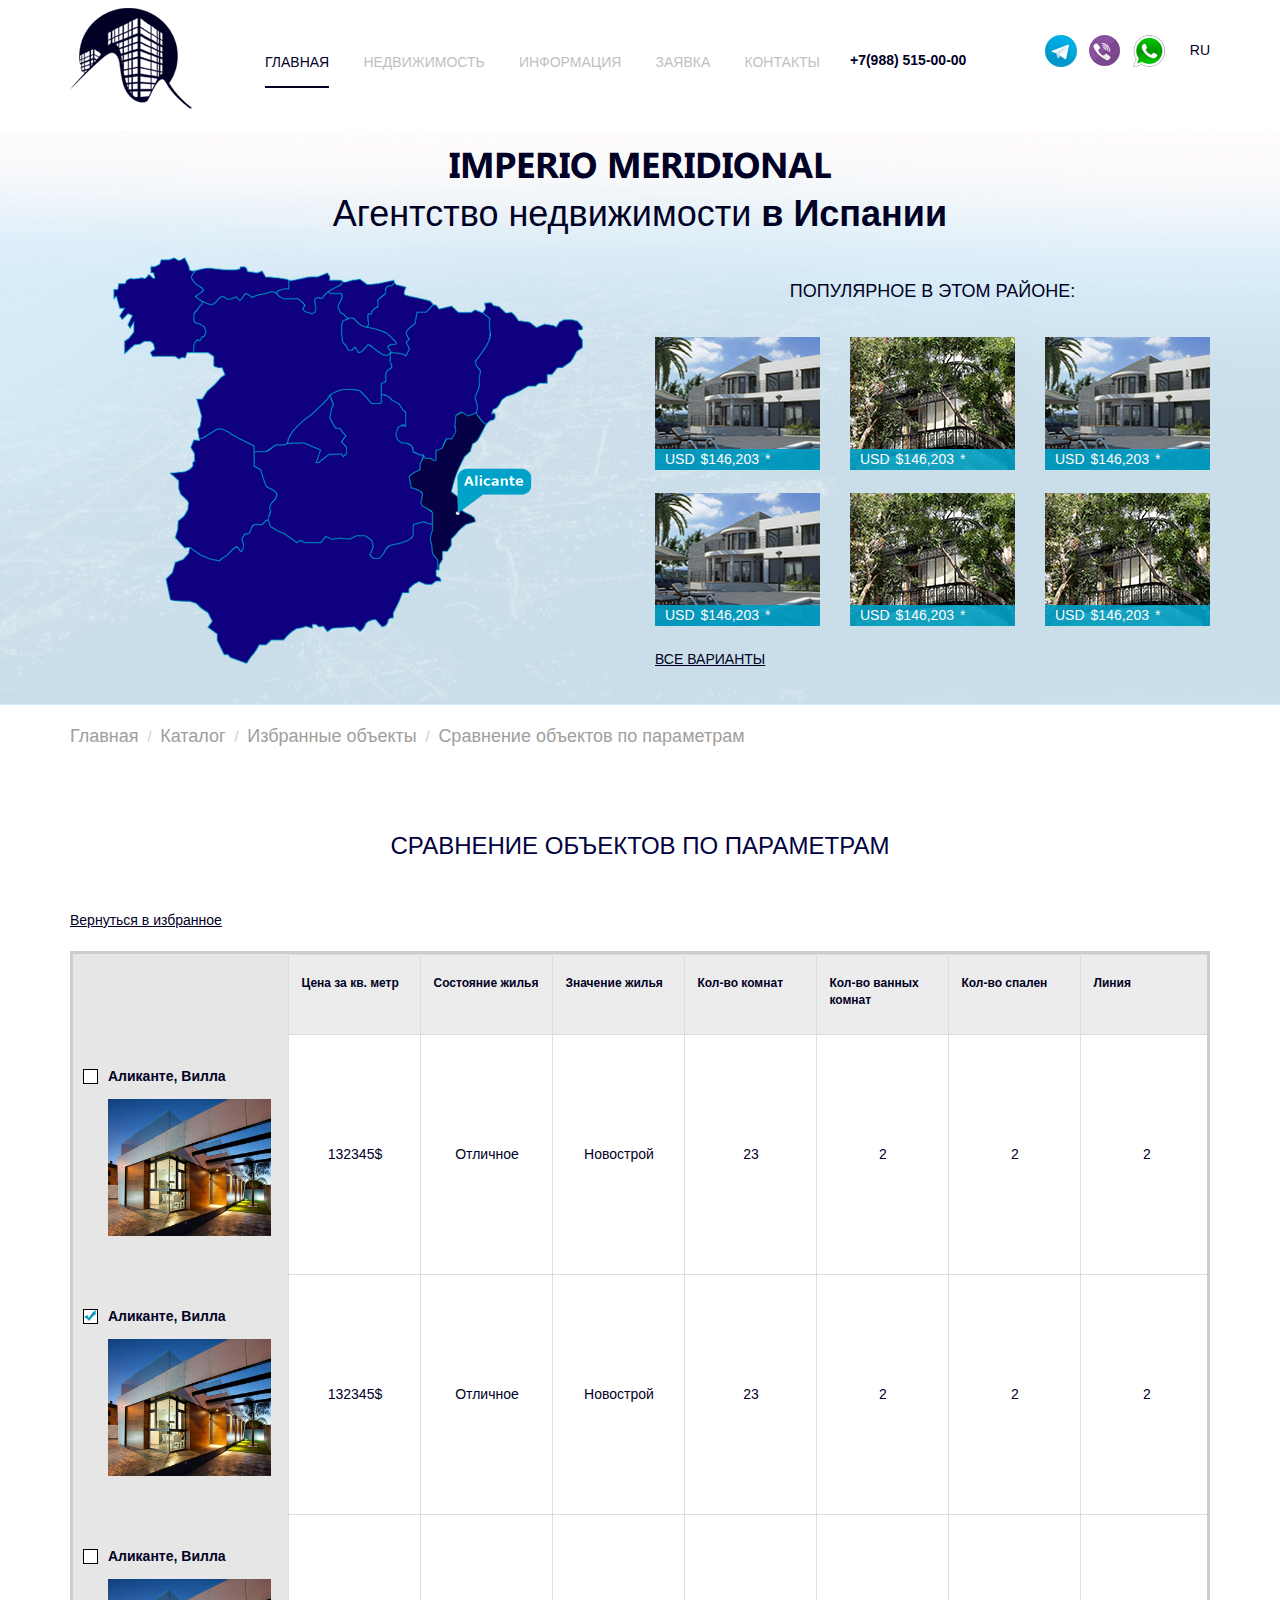
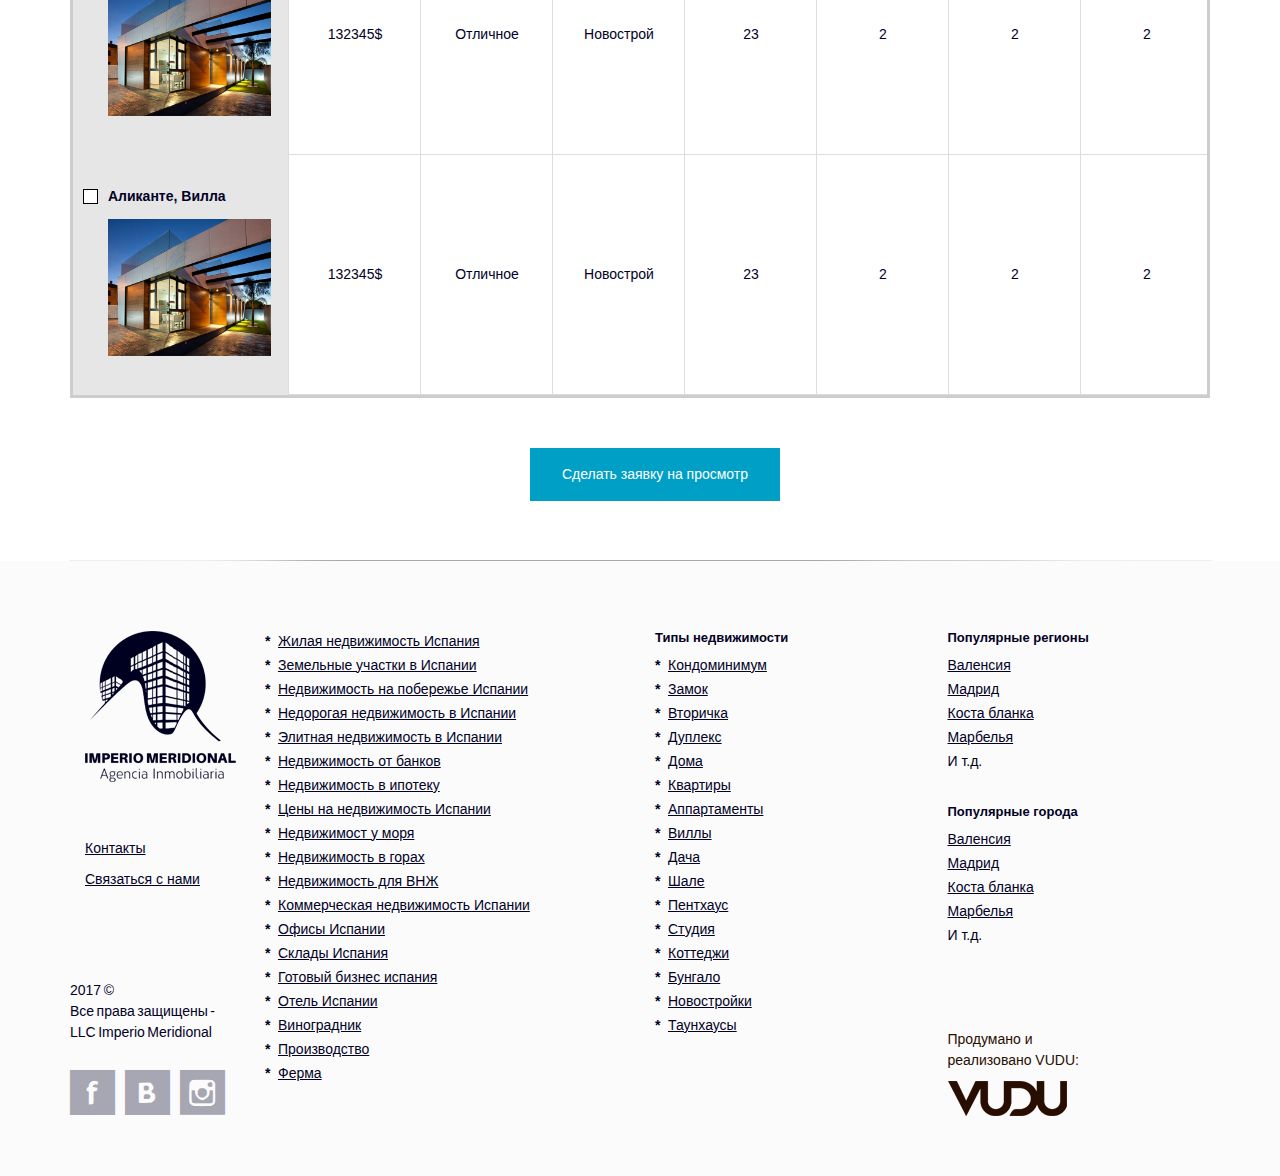
<file: comparison.html>
<!DOCTYPE html>
<html lang="en">
<head>
	<meta charset="UTF-8">
	<meta name="viewport" content="width=device-width, initial-scale=1.0">
	<meta http-equiv="X-UA-Compatible" content="ie=edge">
	<title>Document</title>
	<link rel="stylesheet" href="css/bootstrap.min.css">
	<link rel="stylesheet" href="css/main.css">

	<!--[if lt IE 9]>
      <script src="https://oss.maxcdn.com/html5shiv/3.7.2/html5shiv.min.js"></script>
      <script src="https://oss.maxcdn.com/respond/1.4.2/respond.min.js"></script>
    <![endif]-->
</head>
<body>
	<div class="wrapper">

		<header class="header header_short_mobile">
			<div class="container">
					<div class="row">
						<div class="col-md-2 col-sm-2 col-xs-2 ">
							<div class="header_logo">
								<a href="#">
									<img src="images/logo.png" alt="logo">
									<span>IMPERIO MERIDIONAL</span>
								</a>
							</div>
						</div>
						<div class="col-md-6 col-md-offset-0 col-sm-3 col-sm-offset-7 col-xs-3 col-xs-offset-7">
							<div class="header_navbar_block">
								<div class="header_navbar">
									<button type="button" class="navbar-toggle">
						        <span class="icon-bar"></span>
						        <span class="icon-bar"></span>
						        <span class="icon-bar"></span>
						      </button>
									 <ul class="header_nav">
										  <li class="active"><a href="#">Главная</a></li>
										   <li><a href="#">Недвижимость</a></li>
										  <li><a href="#">Информация</a></li>
										  <li><a href="#">Заявка</a></li>
										  <li><a href="#">Контакты</a></li>
										</ul>
								</div>
						</div>
						</div>
						<div class="col-md-2 header_contacts">
								<span class="phone">
									+7(988) 515-00-00
								</span>
						</div>
						<div class="col-md-2 header_icon">
								<ul class="header_icon_block">
									<li><a class="bg-tg" href="">Telegram</a></li>
									<li><a class="bg-v" href="">Viber</a></li>
									<li><a class="bg-wu" href="">Watsup</a></li>
								</ul>
								<div class="dropdown">
					        <a class="dropdown-toggle" data-toggle="dropdown" href="#">RU</a>
					        <ul class="dropdown-menu">
					          <li><a href="#"><i class="bg-esp"></i>Esp</a></li>
					          <li><a href="#"><i class="bg-us"></i>Eng</a></li>
					           <li><a href="#"><i class="bg-ru"></i>RU</a></li>
					        </ul>
								</div>
						</div>
					</div>
					</div>
		</header>

		<main class="main main_separator">
			
			<div class="promo_map visible-lg visible-md">
				<div class="promo_map_header">
					<div class="container">
						<div class="row">
							<div class="col-md-12">
								<h1>
									<em>Imperio Meridional</em> 
									<span>
										Агентство недвижимости <strong>в Испании</strong>
									</span>
								</h1>
							</div>
						</div>
							<div class="row">
							<div class="col-md-6">
								<div class="map_block">
										<img src="images/map.png" alt="">
								</div>
							</div>
							<div class="col-md-6">
								<div class="map_product">
										<h3>Популярное в этом районе:</h3>
										<div class="map_product_block">
											<div class="row">
												<div class="col-md-4">
													<div class="map_product_block_item">
															<img src="images/prod1.jpg" alt="">
															<div class="map_product_block_item_price">
																<span class="currency">usd</span>
																<span class="price"><span class="symbol">$</span>146,203</span>
																<span class="bookmark">*</span>
															</div>
													</div>
													<div class="map_product_block_item">
															<img src="images/prod1.jpg" alt="">
															<div class="map_product_block_item_price">
																<span class="currency">usd</span>
																<span class="price"><span class="symbol">$</span>146,203</span>
																<span class="bookmark">*</span>
															</div>
													</div>
												</div>
												<div class="col-md-4">
													<div class="map_product_block_item">
															<img src="images/prod2.jpg" alt="">
															<div class="map_product_block_item_price">
																<span class="currency">usd</span>
																<span class="price"><span class="symbol">$</span>146,203</span>
																<span class="bookmark">*</span>
															</div>
													</div>
													<div class="map_product_block_item">
															<img src="images/prod2.jpg" alt="">
															<div class="map_product_block_item_price">
																<span class="currency">usd</span>
																<span class="price"><span class="symbol">$</span>146,203</span>
																<span class="bookmark">*</span>
															</div>
													</div>
												</div>
												<div class="col-md-4">
													<div class="map_product_block_item">
															<img src="images/prod1.jpg" alt="">
															<div class="map_product_block_item_price">
																<span class="currency">usd</span>
																<span class="price"><span class="symbol">$</span>146,203</span>
																<span class="bookmark">*</span>
															</div>
													</div>
													<div class="map_product_block_item">
															<img src="images/prod2.jpg" alt="">
															<div class="map_product_block_item_price">
																<span class="currency">usd</span>
																<span class="price"><span class="symbol">$</span>146,203</span>
																<span class="bookmark">*</span>
															</div>
													</div>
												</div>
											</div>
										</div>
										<a href="">Все варианты</a>
								</div>
							</div>
					</div>
				</div>
			</div>	
			</div>

			<div class="breadcrumbs">
				<div class="container">
						<div class="row">
							<div class="col-md-12 col-sm-12 col-xs-12">
								<ul class="breadcrumb">
							    <li><a href="#">Главная</a></li>
							    <li><a href="#">Каталог</a></li>
							    <li><a href="#">Избранные объекты</a></li> <li><a href="#">Сравнение объектов по параметрам</a></li>
							</ul>
							</div>
						</div>
				</div>	
			</div>

			<div class="catalog_comparison">
				<div class="catalog_comparison_header">
					<div class="container">
						<div class="row">
							<div class="col-md-12 col-sm-12 col-xs-12">
									<h1>
										Сравнение объектов по параметрам
									</h1>
									<a href="">Вернуться в избранное</a>
								</div>
							</div>
						</div>	
					</div>
					<div class="catalog_comparison_table">
						<div class="container">
							<div class="row">
								<div class="col-md-12 col-sm-12 col-xs-12">
									<div class="catalog_comparison_table_block">

										<div class="catalog_comparison_table_main">
										<ul class="comparison_table_items">
											<li class="comparison_table_item">
											<span class="item_check">check</span>
												<h5>Аликанте, Вилла</h5>
												<div><img src="images/img1.jpg" alt=""></div>
											</li>
											<li class="comparison_table_item">
												<span class="item_check checked">check</span>
												<h5>Аликанте, Вилла</h5>
												<div><img src="images/img1.jpg" alt=""></div>
											</li>
											<li class="comparison_table_item">
												<span class="item_check">check</span>
												<h5>Аликанте, Вилла</h5>
												<div><img src="images/img1.jpg" alt=""></div>
											</li>
											<li class="comparison_table_item">
												<span class="item_check">check</span>
												<h5>Аликанте, Вилла</h5>
												<div><img src="images/img1.jpg" alt=""></div>
											</li>
										</ul>
											<div class="catalog_comparison_table_main_block">
											<table class="table table-bordered table-hover">
												<thead>
													<tr>
														<th>Цена за кв. метр</th>
														<th>Состояние жилья</th>
														<th>Значение жилья</th>
														<th>Кол-во комнат</th>
														<th>Кол-во ванных комнат</th>
														<th>Кол-во спален</th>
														<th>Линия</th>
														<th>Мебелирование</th>
														<th>Бассейн</th>
														<th>Терраса</th>
														<th>Балкон</th>
														<th>Кол-во этажей в здании</th>
														<th>Кол-во этажей объекта</th>
														<th>Сад, зеленая территория</th>
														<th>Теннисный корт</th>
														<th>Система конди -ционирования</th>
														<th>Оборудованная кухня</th>
														<th>Вид из окна</th>
														<th>Цена за кв. метр</th>
														<th>Состояние жилья</th>
														<th>Значение жилья</th>
													</tr>
												</thead>
												<tbody>
													<tr>
														<td>132345$</td>
														<td>Отличное</td>
														<td>Новострой</td>
														<td>23</td>
														<td>2</td>
														<td>2</td>
														<td>2</td>
														<td>Полная</td>
														<td>23 <br> Общий</td>
														<td>3 <br> 1246</td>
														<td>Нет</td>
														<td>16</td>
														<td>12</td>
														<td>Да</td>
														<td>2 <br> Тип корта</td>
														<td>23 <br> Общий</td>
														<td>Да</td>
														<td>Море</td>
														<td>124568$</td>
														<td>Отличное</td>
														<td>Новостройка</td>
													</tr>
													<tr>
														<td>132345$</td>
														<td>Отличное</td>
														<td>Новострой</td>
														<td>23</td>
														<td>2</td>
														<td>2</td>
														<td>2</td>
														<td>Полная</td>
														<td>23 <br> Общий</td>
														<td>3 <br> 1246</td>
														<td>Нет</td>
														<td>16</td>
														<td>12</td>
														<td>Да</td>
														<td>2 <br> Тип корта</td>
														<td>23 <br> Общий</td>
														<td>Да</td>
														<td>Море</td>
														<td>124568$</td>
														<td>Отличное</td>
														<td>Новостройка</td>
													</tr>
													<tr>
														<td>132345$</td>
														<td>Отличное</td>
														<td>Новострой</td>
														<td>23</td>
														<td>2</td>
														<td>2</td>
														<td>2</td>
														<td>Полная</td>
														<td>23 <br> Общий</td>
														<td>3 <br> 1246</td>
														<td>Нет</td>
														<td>16</td>
														<td>12</td>
														<td>Да</td>
														<td>2 <br> Тип корта</td>
														<td>23 <br> Общий</td>
														<td>Да</td>
														<td>Море</td>
														<td>124568$</td>
														<td>Отличное</td>
														<td>Новостройка</td>
													</tr>
													<tr>
														<td>132345$</td>
														<td>Отличное</td>
														<td>Новострой</td>
														<td>23</td>
														<td>2</td>
														<td>2</td>
														<td>2</td>
														<td>Полная</td>
														<td>23 <br> Общий</td>
														<td>3 <br> 1246</td>
														<td>Нет</td>
														<td>16</td>
														<td>12</td>
														<td>Да</td>
														<td>2 <br> Тип корта</td>
														<td>23 <br> Общий</td>
														<td>Да</td>
														<td>Море</td>
														<td>124568$</td>
														<td>Отличное</td>
														<td>Новостройка</td>
													</tr>
												</tbody>
											</table>
												</div>
										</div>
									</div>
									<div class="favorites_control">
										<div class="container">
											<div class="row">
												<div class="col-md-12 col-sm-12 col-xs-12">
														<div class="favorites_control_button">
																<span class="text">Сделать заявку на просмотр</span>
															</div>
												</div>
											</div>
										</div>
									</div>
								</div>
							</div>
						</div>
					</div>
			</div>
		</main>

			<footer class="footer footer_gray">
				<div class="container">
					<div class="row">
						<div class="col-md-3 col-lg-2 col-sm-9 col-xs-10 footer_left_block">
								<div class="footer_logo col-md-12 col-sm-4 col-xs-3">
								<a href="#">
									<img src="images/logo2.png" alt="logo">
									<span>IMPERIO MERIDIONAL</span>
								</a>
							</div>
							<div class="footer_contacts col-md-12 col-sm-4 col-xs-3">
								<a href="#">
									Контакты
								</a>
								<a href="#">
									Связаться с нами
								</a>
							</div>
							<div class="footer_center_block col-md-12 col-sm-4 col-xs-5">
							<div class="footer_copyright">
								<span>
									2017 © 
								</span>
								<span>
									Все права защищены - 
									LLC Imperio Meridional
								</span>
							</div>
							<div class="footer_social">
								<a href=""><i class="icon-raEx3q0gKJ"></i></a>
								<a href=""><i class="icon-ipIXFU8DEO"></i></a>
								<a href=""><i class="icon-EIAXh26hsl"></i></a>

							</div>
							</div>
						</div>
						<div class="col-lg-4 col-md-4 visible-md visible-lg">
							<ul class="main_footer_links">
								<li><a href="">Жилая недвижимость Испания</a></li>
								<li><a href="">Земельные участки в Испании</a></li>
								<li><a href="">Недвижимость на побережье Испании</a></li>
								<li><a href="">Недорогая недвижимость в Испании</a></li>
								<li><a href="">Элитная недвижимость в Испании</a></li>
								<li><a href="">Недвижимость от банков</a></li>
								<li><a href="">Недвижимость в ипотеку</a></li>
								<li><a href="">Цены на недвижимость Испании</a></li>
								<li><a href="">Недвижимост у моря</a></li>
								<li><a href="">Недвижимость в горах</a></li>
								<li><a href="">Недвижимость для ВНЖ</a></li>
								<li><a href="">Коммерческая недвижимость Испании</a></li>
								<li><a href="">Офисы Испании</a></li>
								<li><a href="">Склады Испания</a></li>
								<li><a href="">Готовый бизнес испания</a></li>
								<li><a href="">Отель Испании</a></li>
								<li><a href="">Виноградник</a></li>
								<li><a href="">Производство</a></li>
								<li><a href="">Ферма</a></li>
							</ul>
					 	</div>
					 	<div class="col-lg-2 col-md-2 visible-md visible-lg">
					 		<div class="footer_links_type">
					 			<h6>Типы недвижимости</h6>
								<ul>
									<li><a href="">Кондоминимум</a></li>
									<li><a href="">Замок</a></li>
									<li><a href="">Вторичка</a></li>
									<li><a href="">Дуплекс</a></li>
									<li><a href="">Дома</a></li>
									<li><a href="">Квартиры</a></li>
									<li><a href="">Аппартаменты</a></li>
									<li><a href="">Виллы</a></li>
									<li><a href="">Дача</a></li>
									<li><a href="">Шале</a></li>
									<li><a href="">Пентхаус</a></li>
									<li><a href="">Студия</a></li>
									<li><a href="">Коттеджи</a></li>
									<li><a href="">Бунгало</a></li>
									<li><a href="">Новостройки</a></li>
									<li><a href="">Таунхаусы</a></li>
								</ul>
					 		</div>
					 	</div>
					 	 	<div class="col-lg-2 col-md-2 col-lg-offset-1  col-sm-3 col-xs-2 footer_right_block">
							<div class="footer_links_regions">
					 			<h6>Популярные регионы</h6>
								<ul>
									<li><a href="">Валенсия</a></li>
									<li><a href="">Мадрид</a></li>
									<li><a href="">Коста бланка</a></li>
									<li><a href="">Марбелья</a></li>
									<li><a href="">И т.д.</a></li>
								</ul>
					 		</div>
					 		<div class="footer_links_regions">
					 			<h6>Популярные города</h6>
								<ul>
									<li><a href="">Валенсия</a></li>
									<li><a href="">Мадрид</a></li>
									<li><a href="">Коста бланка</a></li>
									<li><a href="">Марбелья</a></li>
									<li><a href="">И т.д.</a></li>
								</ul>
					 		</div>
					 		<div class="footer_dev_link">
								<a href="">
									<span>Продумано и реализовано VUDU:</span>
									<img src="images/vudu.png" alt="">
								</a>
					 		</div>
					 	 </div>
					</div>
				</div>
		</footer>
	
	</div>	
		
	 <script src="https://code.jquery.com/jquery-2.2.4.min.js"></script>
   <script src="js/bootstrap.min.js"></script>
    <script src="js/imperio.js"></script>
		
</body>

</html>
</file>
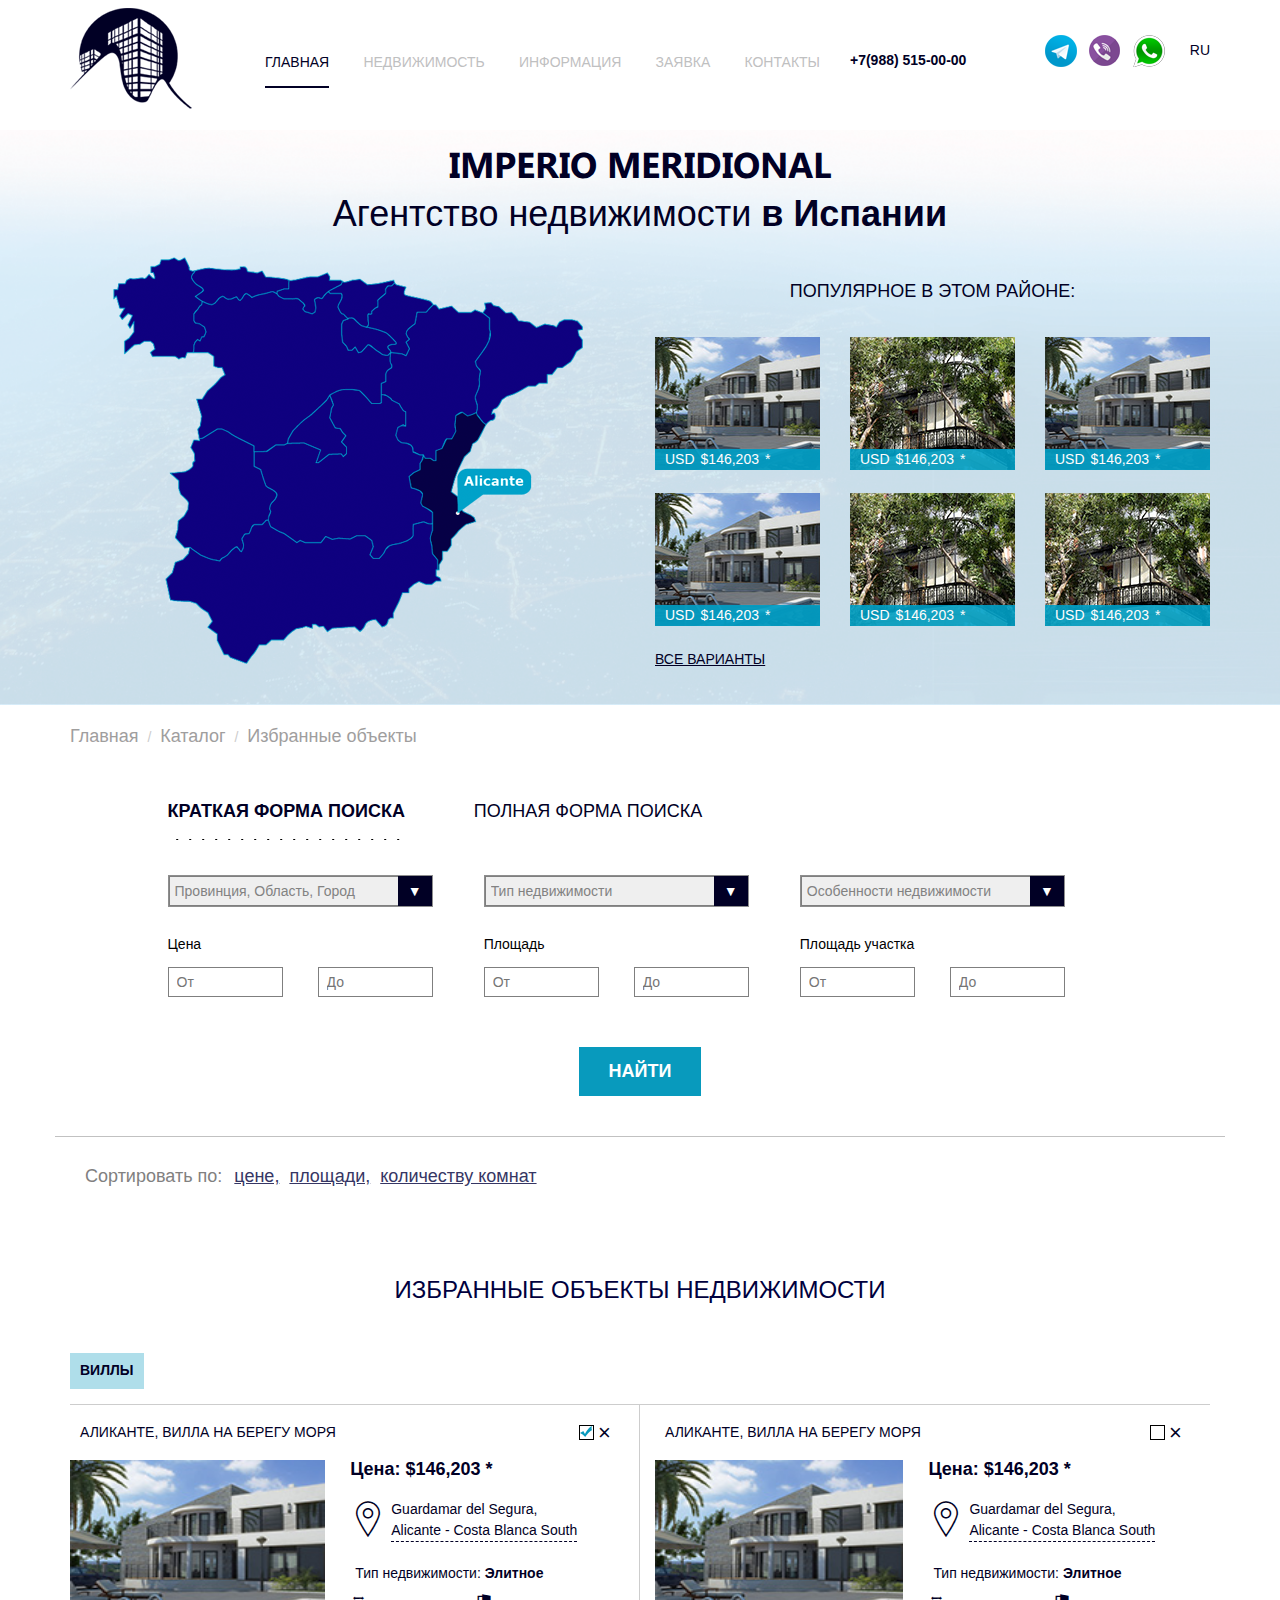
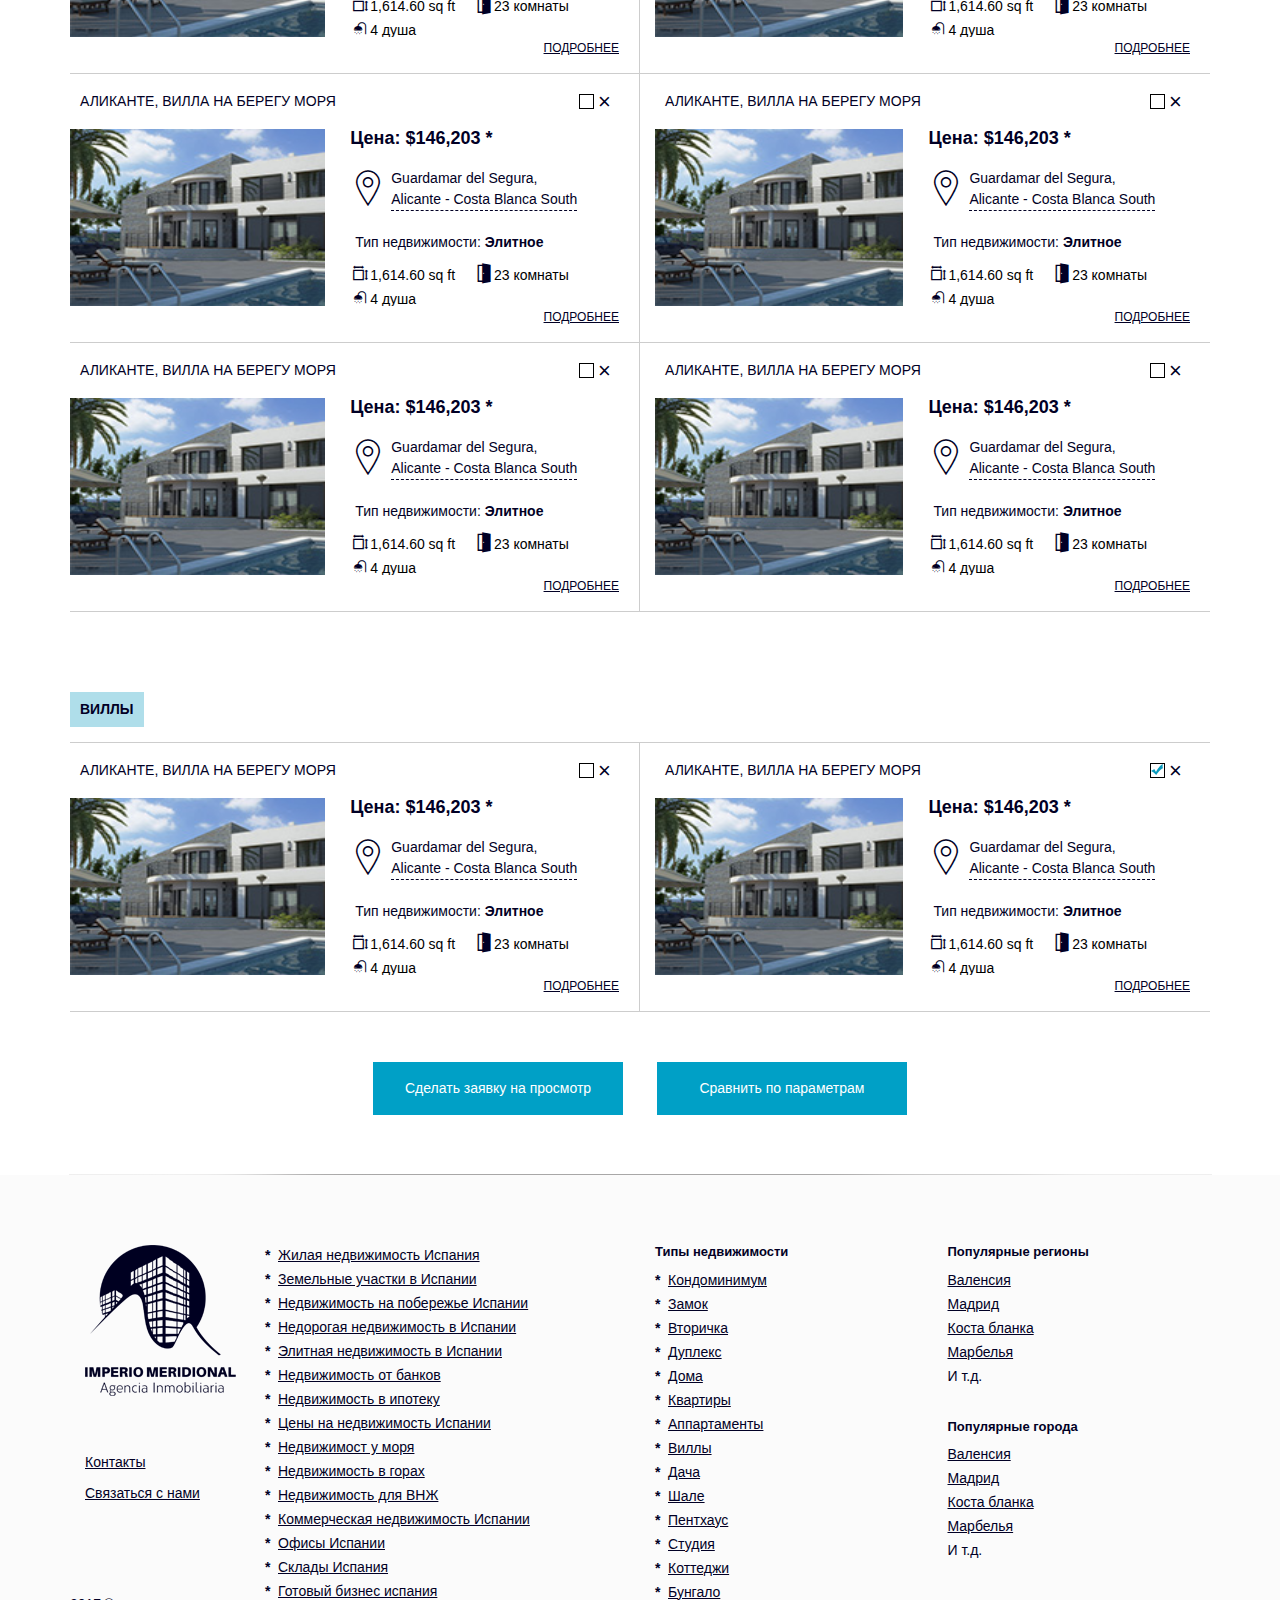
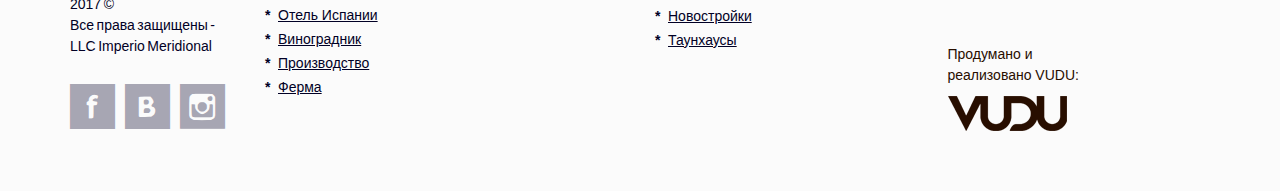
<file: favorites.html>
<!DOCTYPE html>
<html lang="en">
<head>
	<meta charset="UTF-8">
	<meta name="viewport" content="width=device-width, initial-scale=1.0">
	<meta http-equiv="X-UA-Compatible" content="ie=edge">
	<title>Document</title>
	<link rel="stylesheet" href="css/bootstrap.min.css">
	<link rel="stylesheet" href="css/jquery.nstSlider.css">
	<link rel="stylesheet" href="css/main.css">


	

	<!--[if lt IE 9]>
      <script src="https://oss.maxcdn.com/html5shiv/3.7.2/html5shiv.min.js"></script>
      <script src="https://oss.maxcdn.com/respond/1.4.2/respond.min.js"></script>
    <![endif]-->
</head>
<body>
	<div class="wrapper">
	<header class="header header_short_mobile">
				<div class="container">
					<div class="row">
						<div class="col-md-2 col-sm-2 col-xs-2 ">
							<div class="header_logo">
								<a href="#">
									<img src="images/logo.png" alt="logo">
									<span>IMPERIO MERIDIONAL</span>
								</a>
							</div>
						</div>
						<div class="col-md-6 col-md-offset-0 col-sm-3 col-sm-offset-7 col-xs-3 col-xs-offset-7">
							<div class="header_navbar_block">
								<div class="header_navbar">
									<button type="button" class="navbar-toggle">
						        <span class="icon-bar"></span>
						        <span class="icon-bar"></span>
						        <span class="icon-bar"></span>
						      </button>
									 <ul class="header_nav">
										  <li class="active"><a href="#">Главная</a></li>
										   <li><a href="#">Недвижимость</a></li>
										  <li><a href="#">Информация</a></li>
										  <li><a href="#">Заявка</a></li>
										  <li><a href="#">Контакты</a></li>
										</ul>
								</div>
						</div>
						</div>
						<div class="col-md-2 header_contacts">
								<span class="phone">
									+7(988) 515-00-00
								</span>
						</div>
						<div class="col-md-2 header_icon">
								<ul class="header_icon_block">
									<li><a class="bg-tg" href="">Telegram</a></li>
									<li><a class="bg-v" href="">Viber</a></li>
									<li><a class="bg-wu" href="">Watsup</a></li>
								</ul>
								<div class="dropdown">
					        <a class="dropdown-toggle" data-toggle="dropdown" href="#">RU</a>
					        <ul class="dropdown-menu">
					          <li><a href="#"><i class="bg-esp"></i>Esp</a></li>
					          <li><a href="#"><i class="bg-us"></i>Eng</a></li>
					           <li><a href="#"><i class="bg-ru"></i>RU</a></li>
					        </ul>
								</div>
						</div>
					</div>
					</div>
		</header>

		<main class="main main_separator">
			<div class="promo_map visible-lg visible-md">
				<div class="promo_map_header">
					<div class="container">
						<div class="row">
							<div class="col-md-12">
								<h1>
									<em>Imperio Meridional</em> 
									<span>
										Агентство недвижимости <strong>в Испании</strong>
									</span>
								</h1>
							</div>
						</div>
							<div class="row">
							<div class="col-md-6">
								<div class="map_block">
										<img src="images/map.png" alt="">
								</div>
							</div>
							<div class="col-md-6">
								<div class="map_product">
										<h3>Популярное в этом районе:</h3>
										<div class="map_product_block">
											<div class="row">
												<div class="col-md-4">
													<div class="map_product_block_item">
															<img src="images/prod1.jpg" alt="">
															<div class="map_product_block_item_price">
																<span class="currency">usd</span>
																<span class="price"><span class="symbol">$</span>146,203</span>
																<span class="bookmark">*</span>
															</div>
													</div>
													<div class="map_product_block_item">
															<img src="images/prod1.jpg" alt="">
															<div class="map_product_block_item_price">
																<span class="currency">usd</span>
																<span class="price"><span class="symbol">$</span>146,203</span>
																<span class="bookmark">*</span>
															</div>
													</div>
												</div>
												<div class="col-md-4">
													<div class="map_product_block_item">
															<img src="images/prod2.jpg" alt="">
															<div class="map_product_block_item_price">
																<span class="currency">usd</span>
																<span class="price"><span class="symbol">$</span>146,203</span>
																<span class="bookmark">*</span>
															</div>
													</div>
													<div class="map_product_block_item">
															<img src="images/prod2.jpg" alt="">
															<div class="map_product_block_item_price">
																<span class="currency">usd</span>
																<span class="price"><span class="symbol">$</span>146,203</span>
																<span class="bookmark">*</span>
															</div>
													</div>
												</div>
												<div class="col-md-4">
													<div class="map_product_block_item">
															<img src="images/prod1.jpg" alt="">
															<div class="map_product_block_item_price">
																<span class="currency">usd</span>
																<span class="price"><span class="symbol">$</span>146,203</span>
																<span class="bookmark">*</span>
															</div>
													</div>
													<div class="map_product_block_item">
															<img src="images/prod2.jpg" alt="">
															<div class="map_product_block_item_price">
																<span class="currency">usd</span>
																<span class="price"><span class="symbol">$</span>146,203</span>
																<span class="bookmark">*</span>
															</div>
													</div>
												</div>
											</div>
										</div>
										<a href="">Все варианты</a>
								</div>
							</div>
					</div>
				</div>
			</div>	
			</div>

			<div class="breadcrumbs">
				<div class="container">
						<div class="row">
							<div class="col-md-12 col-sm-12 col-xs-12">
								<ul class="breadcrumb">
							    <li><a href="#">Главная</a></li>
							    <li><a href="#">Каталог</a></li>
							    <li><a href="#">Избранные объекты</a></li>
							</ul>
							</div>
						</div>
				</div>	
			</div>

		<div class="catalog_search">
				<div class="container">
						<div class="row">
							<div class="col-md-10 col-md-offset-1 col-sm-10 col-sm-offset-1 col-xs-12">
								
								<form class="catalog_search_form" action="1" method="POST" role="form">
									<div class="catalog_search_form_tabs">
											<span class="short_form active">Краткая форма поиска</span>
											<span class="full_form">Полная форма поиска</span>
									</div>

									<div class="form-group">
										<div class="form_group_select">
											<div class="form_group_select_block">
											<select name="" >
												 <option selected disabled>Провинция, Область, Город</option>
										    <option value="Валенсия">Валенсия</option>
										    <option  value="Аликанте">Аликанте</option>
											</select>
											</div>
											<div class="form_group_select_block">
											<select name="" >
												 <option selected disabled>Тип недвижимости</option>
										    <option value="Квартира">Квартира</option>
										    <option  value="Дом">Дом</option>
											</select>
											</div>
											<div class="form_group_select_block">
											<select name="" >
												 <option selected disabled>Особенности недвижимости</option>
										    <option value="test1">test1</option>
										    <option  value="test2">test2</option>
											</select>
											</div>
											<div class="form_group_input_two">
												<h6>Цена</h6>
												<div class="input_block">
													<input type="text" placeholder="От"  value="" >
													<input type="text" placeholder="До"  value="" >
												</div>
											</div>
											<div class="form_group_input_two">
												<h6>Площадь</h6>
												<div class="input_block">
													<input type="text" placeholder="От"  value="" >
													<input type="text" placeholder="До"  value="" >
												</div>
											</div>
											<div class="form_group_input_two">
												<h6>Площадь участка</h6>
												<div class="input_block">
													<input type="text" placeholder="От"  value="" >
													<input type="text" placeholder="До"  value="" >
												</div>
											</div>
										</div>
										<div class="form_block_full">
											<div class="form_group_input">
												<div class="form_group_input_two">
													<h6>Колличество комнат</h6>
													<div class="input_block">
														<input type="text" placeholder="От"  value="" >
														<input type="text" placeholder="До"  value="" >
													</div>
												</div>
												<div class="form_group_input_two">
													<h6>Колличество ванных комнат</h6>
													<div class="input_block">
														<input type="text" placeholder="От"  value="" >
														<input type="text" placeholder="До"  value="" >
													</div>
												</div>
												<div class="form_group_input_two">
													<h6>Колличество этажей</h6>
													<div class="input_block">
														<input type="text" placeholder="От"  value="" >
														<input type="text" placeholder="До"  value="" >
													</div>
												</div>
												<div class="form_group_input_two form_group_input_two_last">
													<h6>Год постройки</h6>
													<div class="input_block">
														<input type="text" placeholder="От"  value="" >
														<input type="text" placeholder="До"  value="" >
													</div>
												</div>
												<div class="form_group_checkbox">
												
													<ul class="checkbox_grop">
													<li>
														<input type="checkbox" class="css-checkbox" id="checkboxG5" checked="checked" value="">
														<label for="checkboxG5" class="css-label">
														</label>
														<span>Отопление</span>
													</li>

													<li>
														<input type="checkbox" class="css-checkbox" id="checkbox1"  value="">
														<label for="checkbox1" class="css-label">
														</label>
														<span>Инфраструктура</span>
													</li>
														<li>
														<input type="checkbox" class="css-checkbox" id="checkbox2" " value="">
														<label for="checkbox2" class="css-label">
														</label>
														<span>Близость к морю</span>
													
													</li>
													<li>
														<input type="checkbox" class="css-checkbox" id="checkbox4"  value="">
														<label for="checkbox4" class="css-label">
														</label>
														<span>Балкон</span>
													</li>
													<li>
														<input type="checkbox" class="css-checkbox" id="checkbox5"  value="">
														<label for="checkbox5" class="css-label">
														</label>
														<span>Теннисный корт</span>
													</li>
														<li>
														<input type="checkbox" class="css-checkbox" id="checkbox6"  value="">
														<label for="checkbox6" class="css-label">
														</label>
															<span>Близость к метро</span>
													
													</li>
													<li>
														<input type="checkbox" class="css-checkbox" id="checkbox7"  value="">
														<label for="checkbox7" class="css-label">
														</label>
															<span>Мебелировка</span>
													</li>

													<li>
														<input type="checkbox" class="css-checkbox" id="checkbox8"  value="">
														<label for="checkbox8" class="css-label">
														</label>
														<span>Бассейн</span>
													</li>
														<li>
														<input type="checkbox" class="css-checkbox" id="checkbox9"  value="">
														<label for="checkbox9" class="css-label">
														</label>
														<span>Близость к горам</span>
													</li>
												</ul>

												</div>
												</div>
											</div>

										</div>
									</div>
									<div class="catalog_search_form_button">
											<button type="submit" class="btn btn-primary">Найти</button>
									</div>
									<div class="catalog_search_form_list">
										
									</div>
								</form>
							</div>
						</div>
				</div>	
			

			<div class="catalog_search_control_list">
					<div class="container">
						<div class="row">
							<div class="col-md-12 col-sm-12 col-xs-12">
								<div class="catalog_search_control_list_block">
										<h5>Сортировать по:</h5>
										<ul>
											<li>цене,</li>
											<li>площади,</li>
											<li>количеству комнат</li>
										</ul>
								</div>
							</div>
					</div>
				</div>
			</div>

			<div class="catalog_products">
				<div class="catalog_products_header_viewed">
					<div class="container">
						<div class="row">
							<div class="col-md-12 col-sm-12 col-xs-12">
									<h3>
									ИЗБРАННЫЕ ОБЪЕКТЫ НЕДВИЖИМОСТИ
									</h3>
								</div>
							</div>
						</div>	
					</div>

					<div class="catalog_products_block_viewed">

						<div class="catalog_products_block_subtitle">
							<div class="container">
							<div class="row">
									<div class="col-md-12">
										<h4>Виллы</h4>
									</div>
								</div>
							</div>
						</div>

						<div class="container">
							<div class="row">

									<div class="col-md-6 col-sm-12 catalog_products_items_left">

									<div class="catalog_products_item favorites_item">
										<h5> Аликанте, вилла на берегу моря</h5>
										<div class="catalog_products_item_control">
											<span class="item_check checked">check</span>
											<span class="item_close">&#215;</span>
										</div>
										
										<div class="catalog_products_item_block">
											<div class="img_wrapp">
												<img src="images/prod1.jpg" alt="">
											</div>
											<div class="text_wrapp">
													<div class="price_block">
															<span>Цена:</span>
																<span class="price"><span class="symbol">$</span>146,203</span>
																<span class="bookmark">*</span>
														</div>
														<a class="location" href="">
																<span class="icon"><i class="icon-WAqf3x8n3I"></i></span>
															<span class="desk black">Guardamar del Segura, <br> Alicante - Costa Blanca South </span>
														</a>
														<div class="type">
															<span>Тип недвижимости: <strong>Элитное</strong></span>
														</div>
														<ul class="features">
															<li>
																<span class="icon"><i class="icon-ArBukpLo"></i></span>
																<span class="black">1,614.60 sq ft </span>
															</li>
															<li>
																<span class="icon"><i class="icon-r8COw2Ahsn"></i></span>
																<span class="black">23 комнаты</span>
															</li>
															<li>
																<span class="icon"><i class="icon-vyKaH0adjA"></i></span>
																<span class="black">4 душа</span>
															</li>
														</ul>
													</div>
										</div>
										<div class="link">
											<a href="">
												Подробнее	
											</a>
										</div>
									</div>
									<div class="catalog_products_item favorites_item">
										<h5> Аликанте, вилла на берегу моря</h5>
										<div class="catalog_products_item_control">
											<span class="item_check">check</span>
											<span class="item_close">&#215;</span>
										</div>
										
										<div class="catalog_products_item_block">
											<div class="img_wrapp">
												<img src="images/prod1.jpg" alt="">
											</div>
											<div class="text_wrapp">
													<div class="price_block">
															<span>Цена:</span>
																<span class="price"><span class="symbol">$</span>146,203</span>
																<span class="bookmark">*</span>
														</div>
														<a class="location" href="">
																<span class="icon"><i class="icon-WAqf3x8n3I"></i></span>
															<span class="desk black">Guardamar del Segura, <br> Alicante - Costa Blanca South </span>
														</a>
														<div class="type">
															<span>Тип недвижимости: <strong>Элитное</strong></span>
														</div>
														<ul class="features">
															<li>
																<span class="icon"><i class="icon-ArBukpLo"></i></span>
																<span class="black">1,614.60 sq ft </span>
															</li>
															<li>
																<span class="icon"><i class="icon-r8COw2Ahsn"></i></span>
																<span class="black">23 комнаты</span>
															</li>
															<li>
																<span class="icon"><i class="icon-vyKaH0adjA"></i></span>
																<span class="black">4 душа</span>
															</li>
														</ul>
													</div>
										</div>
										<div class="link">
											<a href="">
												Подробнее	
											</a>
										</div>
									</div>
									<div class="catalog_products_item favorites_item">
										<h5> Аликанте, вилла на берегу моря</h5>
										<div class="catalog_products_item_control">
											<span class="item_check">check</span>
											<span class="item_close">&#215;</span>
										</div>
										
										<div class="catalog_products_item_block">
											<div class="img_wrapp">
												<img src="images/prod1.jpg" alt="">
											</div>
											<div class="text_wrapp">
													<div class="price_block">
															<span>Цена:</span>
																<span class="price"><span class="symbol">$</span>146,203</span>
																<span class="bookmark">*</span>
														</div>
														<a class="location" href="">
																<span class="icon"><i class="icon-WAqf3x8n3I"></i></span>
															<span class="desk black">Guardamar del Segura, <br> Alicante - Costa Blanca South </span>
														</a>
														<div class="type">
															<span>Тип недвижимости: <strong>Элитное</strong></span>
														</div>
														<ul class="features">
															<li>
																<span class="icon"><i class="icon-ArBukpLo"></i></span>
																<span class="black">1,614.60 sq ft </span>
															</li>
															<li>
																<span class="icon"><i class="icon-r8COw2Ahsn"></i></span>
																<span class="black">23 комнаты</span>
															</li>
															<li>
																<span class="icon"><i class="icon-vyKaH0adjA"></i></span>
																<span class="black">4 душа</span>
															</li>
														</ul>
													</div>
										</div>
										<div class="link">
											<a href="">
												Подробнее	
											</a>
										</div>
									</div>
								</div>

								<div class="col-md-6 col-sm-12 catalog_products_items_right">
									
								<div class="catalog_products_item favorites_item">
										<h5> Аликанте, вилла на берегу моря</h5>
										<div class="catalog_products_item_control">
											<span class="item_check">check</span>
											<span class="item_close">&#215;</span>
										</div>
										
										<div class="catalog_products_item_block">
											<div class="img_wrapp">
												<img src="images/prod1.jpg" alt="">
											</div>
											<div class="text_wrapp">
													<div class="price_block">
															<span>Цена:</span>
																<span class="price"><span class="symbol">$</span>146,203</span>
																<span class="bookmark">*</span>
														</div>
														<a class="location" href="">
																<span class="icon"><i class="icon-WAqf3x8n3I"></i></span>
															<span class="desk black">Guardamar del Segura, <br> Alicante - Costa Blanca South </span>
														</a>
														<div class="type">
															<span>Тип недвижимости: <strong>Элитное</strong></span>
														</div>
														<ul class="features">
															<li>
																<span class="icon"><i class="icon-ArBukpLo"></i></span>
																<span class="black">1,614.60 sq ft </span>
															</li>
															<li>
																<span class="icon"><i class="icon-r8COw2Ahsn"></i></span>
																<span class="black">23 комнаты</span>
															</li>
															<li>
																<span class="icon"><i class="icon-vyKaH0adjA"></i></span>
																<span class="black">4 душа</span>
															</li>
														</ul>
													</div>
										</div>
										<div class="link">
											<a href="">
												Подробнее	
											</a>
										</div>
									</div>

									<div class="catalog_products_item favorites_item">
										<h5> Аликанте, вилла на берегу моря</h5>
										<div class="catalog_products_item_control">
											<span class="item_check">check</span>
											<span class="item_close">&#215;</span>
										</div>
										
										<div class="catalog_products_item_block">
											<div class="img_wrapp">
												<img src="images/prod1.jpg" alt="">
											</div>
											<div class="text_wrapp">
													<div class="price_block">
															<span>Цена:</span>
																<span class="price"><span class="symbol">$</span>146,203</span>
																<span class="bookmark">*</span>
														</div>
														<a class="location" href="">
																<span class="icon"><i class="icon-WAqf3x8n3I"></i></span>
															<span class="desk black">Guardamar del Segura, <br> Alicante - Costa Blanca South </span>
														</a>
														<div class="type">
															<span>Тип недвижимости: <strong>Элитное</strong></span>
														</div>
														<ul class="features">
															<li>
																<span class="icon"><i class="icon-ArBukpLo"></i></span>
																<span class="black">1,614.60 sq ft </span>
															</li>
															<li>
																<span class="icon"><i class="icon-r8COw2Ahsn"></i></span>
																<span class="black">23 комнаты</span>
															</li>
															<li>
																<span class="icon"><i class="icon-vyKaH0adjA"></i></span>
																<span class="black">4 душа</span>
															</li>
														</ul>
													</div>
										</div>
										<div class="link">
											<a href="">
												Подробнее	
											</a>
										</div>
									</div>

									<div class="catalog_products_item favorites_item">
										<h5> Аликанте, вилла на берегу моря</h5>
										<div class="catalog_products_item_control">
											<span class="item_check">check</span>
											<span class="item_close">&#215;</span>
										</div>
										
										<div class="catalog_products_item_block">
											<div class="img_wrapp">
												<img src="images/prod1.jpg" alt="">
											</div>
											<div class="text_wrapp">
													<div class="price_block">
															<span>Цена:</span>
																<span class="price"><span class="symbol">$</span>146,203</span>
																<span class="bookmark">*</span>
														</div>
														<a class="location" href="">
																<span class="icon"><i class="icon-WAqf3x8n3I"></i></span>
															<span class="desk black">Guardamar del Segura, <br> Alicante - Costa Blanca South </span>
														</a>
														<div class="type">
															<span>Тип недвижимости: <strong>Элитное</strong></span>
														</div>
														<ul class="features">
															<li>
																<span class="icon"><i class="icon-ArBukpLo"></i></span>
																<span class="black">1,614.60 sq ft </span>
															</li>
															<li>
																<span class="icon"><i class="icon-r8COw2Ahsn"></i></span>
																<span class="black">23 комнаты</span>
															</li>
															<li>
																<span class="icon"><i class="icon-vyKaH0adjA"></i></span>
																<span class="black">4 душа</span>
															</li>
														</ul>
													</div>
										</div>
										<div class="link">
											<a href="">
												Подробнее	
											</a>
										</div>
									</div>

								</div>


							</div>
						</div>	
					</div>
				
				<div class="catalog_products_block">

						<div class="catalog_products_block_subtitle">
							<div class="container">
							<div class="row">
									<div class="col-md-12">
										<h4>Виллы</h4>
									</div>
								</div>
							</div>
						</div>

						<div class="container">
							<div class="row">

									<div class="col-md-6 col-sm-12 catalog_products_items_left">
	
									<div class="catalog_products_item favorites_item">
										<h5> Аликанте, вилла на берегу моря</h5>
										<div class="catalog_products_item_control">
											<span class="item_check">check</span>
											<span class="item_close">&#215;</span>
										</div>
										
										<div class="catalog_products_item_block">
											<div class="img_wrapp">
												<img src="images/prod1.jpg" alt="">
											</div>
											<div class="text_wrapp">
													<div class="price_block">
															<span>Цена:</span>
																<span class="price"><span class="symbol">$</span>146,203</span>
																<span class="bookmark">*</span>
														</div>
														<a class="location" href="">
																<span class="icon"><i class="icon-WAqf3x8n3I"></i></span>
															<span class="desk black">Guardamar del Segura, <br> Alicante - Costa Blanca South </span>
														</a>
														<div class="type">
															<span>Тип недвижимости: <strong>Элитное</strong></span>
														</div>
														<ul class="features">
															<li>
																<span class="icon"><i class="icon-ArBukpLo"></i></span>
																<span class="black">1,614.60 sq ft </span>
															</li>
															<li>
																<span class="icon"><i class="icon-r8COw2Ahsn"></i></span>
																<span class="black">23 комнаты</span>
															</li>
															<li>
																<span class="icon"><i class="icon-vyKaH0adjA"></i></span>
																<span class="black">4 душа</span>
															</li>
														</ul>
													</div>
										</div>
										<div class="link">
											<a href="">
												Подробнее	
											</a>
										</div>
									</div>
								</div>

								<div class="col-md-6 col-sm-12 catalog_products_items_right">
									
								<div class="catalog_products_item favorites_item">
										<h5> Аликанте, вилла на берегу моря</h5>
										<div class="catalog_products_item_control">
											<span class="item_check checked">check</span>
											<span class="item_close">&#215;</span>
										</div>
										
										<div class="catalog_products_item_block">
											<div class="img_wrapp">
												<img src="images/prod1.jpg" alt="">
											</div>
											<div class="text_wrapp">
													<div class="price_block">
															<span>Цена:</span>
																<span class="price"><span class="symbol">$</span>146,203</span>
																<span class="bookmark">*</span>
														</div>
														<a class="location" href="">
																<span class="icon"><i class="icon-WAqf3x8n3I"></i></span>
															<span class="desk black">Guardamar del Segura, <br> Alicante - Costa Blanca South </span>
														</a>
														<div class="type">
															<span>Тип недвижимости: <strong>Элитное</strong></span>
														</div>
														<ul class="features">
															<li>
																<span class="icon"><i class="icon-ArBukpLo"></i></span>
																<span class="black">1,614.60 sq ft </span>
															</li>
															<li>
																<span class="icon"><i class="icon-r8COw2Ahsn"></i></span>
																<span class="black">23 комнаты</span>
															</li>
															<li>
																<span class="icon"><i class="icon-vyKaH0adjA"></i></span>
																<span class="black">4 душа</span>
															</li>
														</ul>
													</div>
										</div>
										<div class="link">
											<a href="">
												Подробнее	
											</a>
										</div>
									</div>

								</div>


							</div>
						</div>	
					</div>

			</div>


			<div class="favorites_control">
				<div class="container">
					<div class="row">
						<div class="col-md-12">
								<div class="favorites_control_button favorites_subscribe">
										<span class="text">Сделать заявку на просмотр</span>
									</div>
									<div class="favorites_control_button">
										<span class="text">Сравнить по параметрам</span>
									</div>
						</div>
					</div>
				</div>
			</div>
		</main>

		<footer class="footer footer_gray">
				<div class="container">
					<div class="row">
						<div class="col-md-3 col-lg-2 col-sm-9 col-xs-10 footer_left_block">
								<div class="footer_logo col-md-12 col-sm-4 col-xs-3">
								<a href="#">
									<img src="images/logo2.png" alt="logo">
									<span>IMPERIO MERIDIONAL</span>
								</a>
							</div>
							<div class="footer_contacts col-md-12 col-sm-4 col-xs-3">
								<a href="#">
									Контакты
								</a>
								<a href="#">
									Связаться с нами
								</a>
							</div>
							<div class="footer_center_block col-md-12 col-sm-4 col-xs-5">
							<div class="footer_copyright">
								<span>
									2017 © 
								</span>
								<span>
									Все права защищены - 
									LLC Imperio Meridional
								</span>
							</div>
							<div class="footer_social">
								<a href=""><i class="icon-raEx3q0gKJ"></i></a>
								<a href=""><i class="icon-ipIXFU8DEO"></i></a>
								<a href=""><i class="icon-EIAXh26hsl"></i></a>

							</div>
							</div>
						</div>
						<div class="col-lg-4 col-md-4 visible-md visible-lg">
							<ul class="main_footer_links">
								<li><a href="">Жилая недвижимость Испания</a></li>
								<li><a href="">Земельные участки в Испании</a></li>
								<li><a href="">Недвижимость на побережье Испании</a></li>
								<li><a href="">Недорогая недвижимость в Испании</a></li>
								<li><a href="">Элитная недвижимость в Испании</a></li>
								<li><a href="">Недвижимость от банков</a></li>
								<li><a href="">Недвижимость в ипотеку</a></li>
								<li><a href="">Цены на недвижимость Испании</a></li>
								<li><a href="">Недвижимост у моря</a></li>
								<li><a href="">Недвижимость в горах</a></li>
								<li><a href="">Недвижимость для ВНЖ</a></li>
								<li><a href="">Коммерческая недвижимость Испании</a></li>
								<li><a href="">Офисы Испании</a></li>
								<li><a href="">Склады Испания</a></li>
								<li><a href="">Готовый бизнес испания</a></li>
								<li><a href="">Отель Испании</a></li>
								<li><a href="">Виноградник</a></li>
								<li><a href="">Производство</a></li>
								<li><a href="">Ферма</a></li>
							</ul>
					 	</div>
					 	<div class="col-lg-2 col-md-2 visible-md visible-lg">
					 		<div class="footer_links_type">
					 			<h6>Типы недвижимости</h6>
								<ul>
									<li><a href="">Кондоминимум</a></li>
									<li><a href="">Замок</a></li>
									<li><a href="">Вторичка</a></li>
									<li><a href="">Дуплекс</a></li>
									<li><a href="">Дома</a></li>
									<li><a href="">Квартиры</a></li>
									<li><a href="">Аппартаменты</a></li>
									<li><a href="">Виллы</a></li>
									<li><a href="">Дача</a></li>
									<li><a href="">Шале</a></li>
									<li><a href="">Пентхаус</a></li>
									<li><a href="">Студия</a></li>
									<li><a href="">Коттеджи</a></li>
									<li><a href="">Бунгало</a></li>
									<li><a href="">Новостройки</a></li>
									<li><a href="">Таунхаусы</a></li>
								</ul>
					 		</div>
					 	</div>
					 	 	<div class="col-lg-2 col-md-2 col-lg-offset-1  col-sm-3 col-xs-2 footer_right_block">
							<div class="footer_links_regions">
					 			<h6>Популярные регионы</h6>
								<ul>
									<li><a href="">Валенсия</a></li>
									<li><a href="">Мадрид</a></li>
									<li><a href="">Коста бланка</a></li>
									<li><a href="">Марбелья</a></li>
									<li><a href="">И т.д.</a></li>
								</ul>
					 		</div>
					 		<div class="footer_links_regions">
					 			<h6>Популярные города</h6>
								<ul>
									<li><a href="">Валенсия</a></li>
									<li><a href="">Мадрид</a></li>
									<li><a href="">Коста бланка</a></li>
									<li><a href="">Марбелья</a></li>
									<li><a href="">И т.д.</a></li>
								</ul>
					 		</div>
					 		<div class="footer_dev_link">
								<a href="">
									<span>Продумано и реализовано VUDU:</span>
									<img src="images/vudu.png" alt="">
								</a>
					 		</div>
					 	 </div>
					</div>
				</div>
		</footer>

	</div>	
		
		<div class="wrapper_filter" id="form2">
		<div class="closfon"></div>
		<div class="form_main form_main_short" >
		<form action="" method="POST" role="form">

		<div class="form_main_short_form_wrapp">

			<legend>Заполните заявку</legend>
			<div class="form_field_top">
				<span class="error">Неверно заполнен телефон</span>
				<div class="form-group">
					<label for="">Имя</label>
					<input type="text" class="success_input" id="" >
				</div>
				<div class="form-group">
					<label for="">E-mail</label>
					<input type="text" class="" id="" >
				</div>
				<div class="form-group">
					<label for="">Телефон</label>
					<input type="text" class="" id="" >
				</div>
			</div>
			<span class="form_message__note">Поля отмеченные <span>*</span> обязательны для заполнения</span>

			<div class="additional_information">Сообщите нам больше информации о вас, и мы сэкономим ваше время и 
				подготовим для вас все необходимые сведения.
			</div>
			<div class="close_inf">Свернуть</div>
			</div>

			<div class="form_main_short_form_wrapp2">

			<div class="additional_information_main_wrapp">
				<div class="additional_information_main">
					<div class="additional_information_block">
						<div class="form-group">
							<h5>Страна проживания (гражданство)</h5>
							<input type="text" class="" id="" >
						</div>
						<div class="form-group">
							<h5>Предпочитаемый язык </h5>
							<ul class="form-group_checkbox inline">
								<li>
										<input type="checkbox" class="css-checkbox" id="checkboxE1"  value="">
										<label for="checkboxE1" class="css-label">
										</label>
										<span>Русский</span>
									</li>
								<li>
										<input type="checkbox" class="css-checkbox" id="checkboxE2"  value="">
										<label for="checkboxE2" class="css-label">
										</label>
										<span>Английский</span>
									</li>
									<li>
										<input type="checkbox" class="css-checkbox" id="checkboxE3"  value="">
										<label for="checkboxE3" class="css-label">
										</label>
										<span>Испанский</span>
									</li>
							</ul>
							<input type="text" class="" id="" placeholder="Введите свой язык" >
						</div>
						<div class="form-group">
							<h5>Цель обращения</h5>
							<div class="form-group_dd"><span>Покупка недвижимости</span></div>
							<div class="form-group_hidden">
							<h6>Цель покупки</h6>

							<ul class="form-group_checkbox">
								<li>
										<input type="checkbox" class="css-checkbox" id="checkboxH1"  value="">
										<label for="checkboxH1" class="css-label">
										</label>
										<span>Для постоянного проживания</span>
									</li>
								<li>
										<input type="checkbox" class="css-checkbox" id="checkboxH2"  value="">
										<label for="checkboxH2" class="css-label">
										</label>
										<span>Для  получения ВНЖ</span>
									</li>
									<li>
										<input type="checkbox" class="css-checkbox" id="checkboxH3"  value="">
										<label for="checkboxH3" class="css-label">
										</label>
										<span>Для сдачи в аренду</span>
									</li>
									<li>
										<input type="checkbox" class="css-checkbox" id="checkboxH4"  value="">
										<label for="checkboxH4" class="css-label">
										</label>
										<span>Для инвестиций</span>
									</li>
									<li>
										<input type="checkbox" class="css-checkbox" id="checkboxH5"  value="">
										<label for="checkboxH5" class="css-label">
										</label>
										<span>Для отдыха</span>
									</li>
									<li>
										<input type="checkbox" class="css-checkbox" id="checkboxH6"  value="">
										<label for="checkboxH6" class="css-label">
										</label>
										<span>Для сдачи в аренду</span>
									</li>
									<li>
										<input type="checkbox" class="css-checkbox" id="checkboxH7"  value="">
										<label for="checkboxH7" class="css-label">
										</label>
										<span>Для инвестиций</span>
									</li>
									<li>
										<input type="checkbox" class="css-checkbox" id="checkboxH8"  value="">
										<label for="checkboxH8" class="css-label">
										</label>
										<span>Для отдыха</span>
									</li>
							</ul>
								<div class="input_group">
									<ul class="form-group_checkbox inline">
								<li>
										<input type="checkbox" class="css-checkbox checkboxI1" id="checkboxI1"  value="">
										<label for="checkboxI1" class="css-label">
										</label>
										<span>Подобрать вариант под ваш бюджет?</span>
									</li>
							</ul>
								<input type="text" class="checkboxI1_hide" id="" placeholder="От" >
								<input type="text" class="checkboxI1_hide" id="" placeholder="До" >



								<div class="track_slider checkboxI1_hide">
								  
									<div class="nstSlider" data-range_min="50000" data-range_max="1500000" 
                       data-cur_min="600000"    data-cur_max="900000">

									    <div class="bar"></div>
									    <div class="leftGrip"></div>
									    <div class="rightGrip"></div>
									</div>
									<div class="leftLabel" ></div>
									<div class="rightLabel" ></div>

									<div class="track_slider_scale">
										<div class="scale_block">
												<span class="scale_mark">&#124;</span>
												
										</div>
										<div class="scale_block">
												<span class="scale_mark">&#124;</span>
												
										</div>
										<div class="scale_block">
												<span class="scale_mark">&#124;</span>
												
										</div>
										<div class="scale_block">
												<span class="scale_mark">&#124;</span>
											
										</div>
										<div class="scale_block">
												<span class="scale_mark">&#124;</span>
												
										</div>
									</div>
									<div class="track_slider_scale">
										<div class="scale_block">
												<span class="scale_count first">50 000$</span>
												
										</div>
										<div class="scale_block">
												<span class="scale_count">500 000$</span>
												
										</div>
										<div class="scale_block">
												<span class="scale_count">900 000$</span>
												
										</div>
										<div class="scale_block">
												<span class="scale_count">&#160;</span>
											
										</div>
										<div class="scale_block">
												<span class="scale_count last">1 500 000$</span>
												
										</div>
									</div>

								</div>

							</div>
							<div class="input_group">
									<ul class="form-group_checkbox inline">
								<li>
										<input type="checkbox" class="css-checkbox checkboxJ1" id="checkboxJ1"  value="">
										<label for="checkboxJ1" class="css-label">
										</label>
										<span>Подобрать объект вашей мечты?</span>
									</li>
							</ul>
								<textarea class="checkboxJ1_hide" name="" placeholder="Опишите искомый объект" rows="3" required="required"></textarea>
							</div>
							</div>

							<div class="form-group_dd"><span>Юридические вопросы</span></div>
							<div class="form-group_hidden">

							<div class="input_group">
									
								<textarea name="" placeholder="Если у Вас есть вопросы юридического характера, Вы можете задать их в этом блоке." rows="3" required="required"></textarea>
							</div>
							</div>

							<div class="form-group_dd"><span>Продажа недвижимости</span></div>
							<div class="form-group_hidden">

							<div class="input_group">
									
								<textarea name="" placeholder="Если у Вас есть вопросы по продаже Вашей недвижимости, Вы можете задать их в этом блоке" rows="3" required="required"></textarea>
							</div>
							</div>

							<div class="form-group_dd"><span>Управление объектов недвижимости</span></div>
							<div class="form-group_hidden">

							<div class="input_group">
									
								<textarea name="" placeholder="Если у Вас есть вопросы по управлению Вашими объектами недвижимости, Вы можете задать их в этом блоке" rows="3" required="required"></textarea>
							</div>
							</div>

						</div>	

					</div>
				</div>

					<button type="button" class="">Отправить заявку</button>
				</div>	
				</div>	
		</form>
		
		</div>
</div>
	<script src="https://code.jquery.com/jquery-2.2.4.min.js"></script>
 	 <script src="js/bootstrap.min.js"></script>
	<script src="js/jquery.nstSlider.min.js"></script>
	
  <script src="js/imperio.js"></script>

  <script>	
 
	

  </script>

		
</body>

</html>
</file>
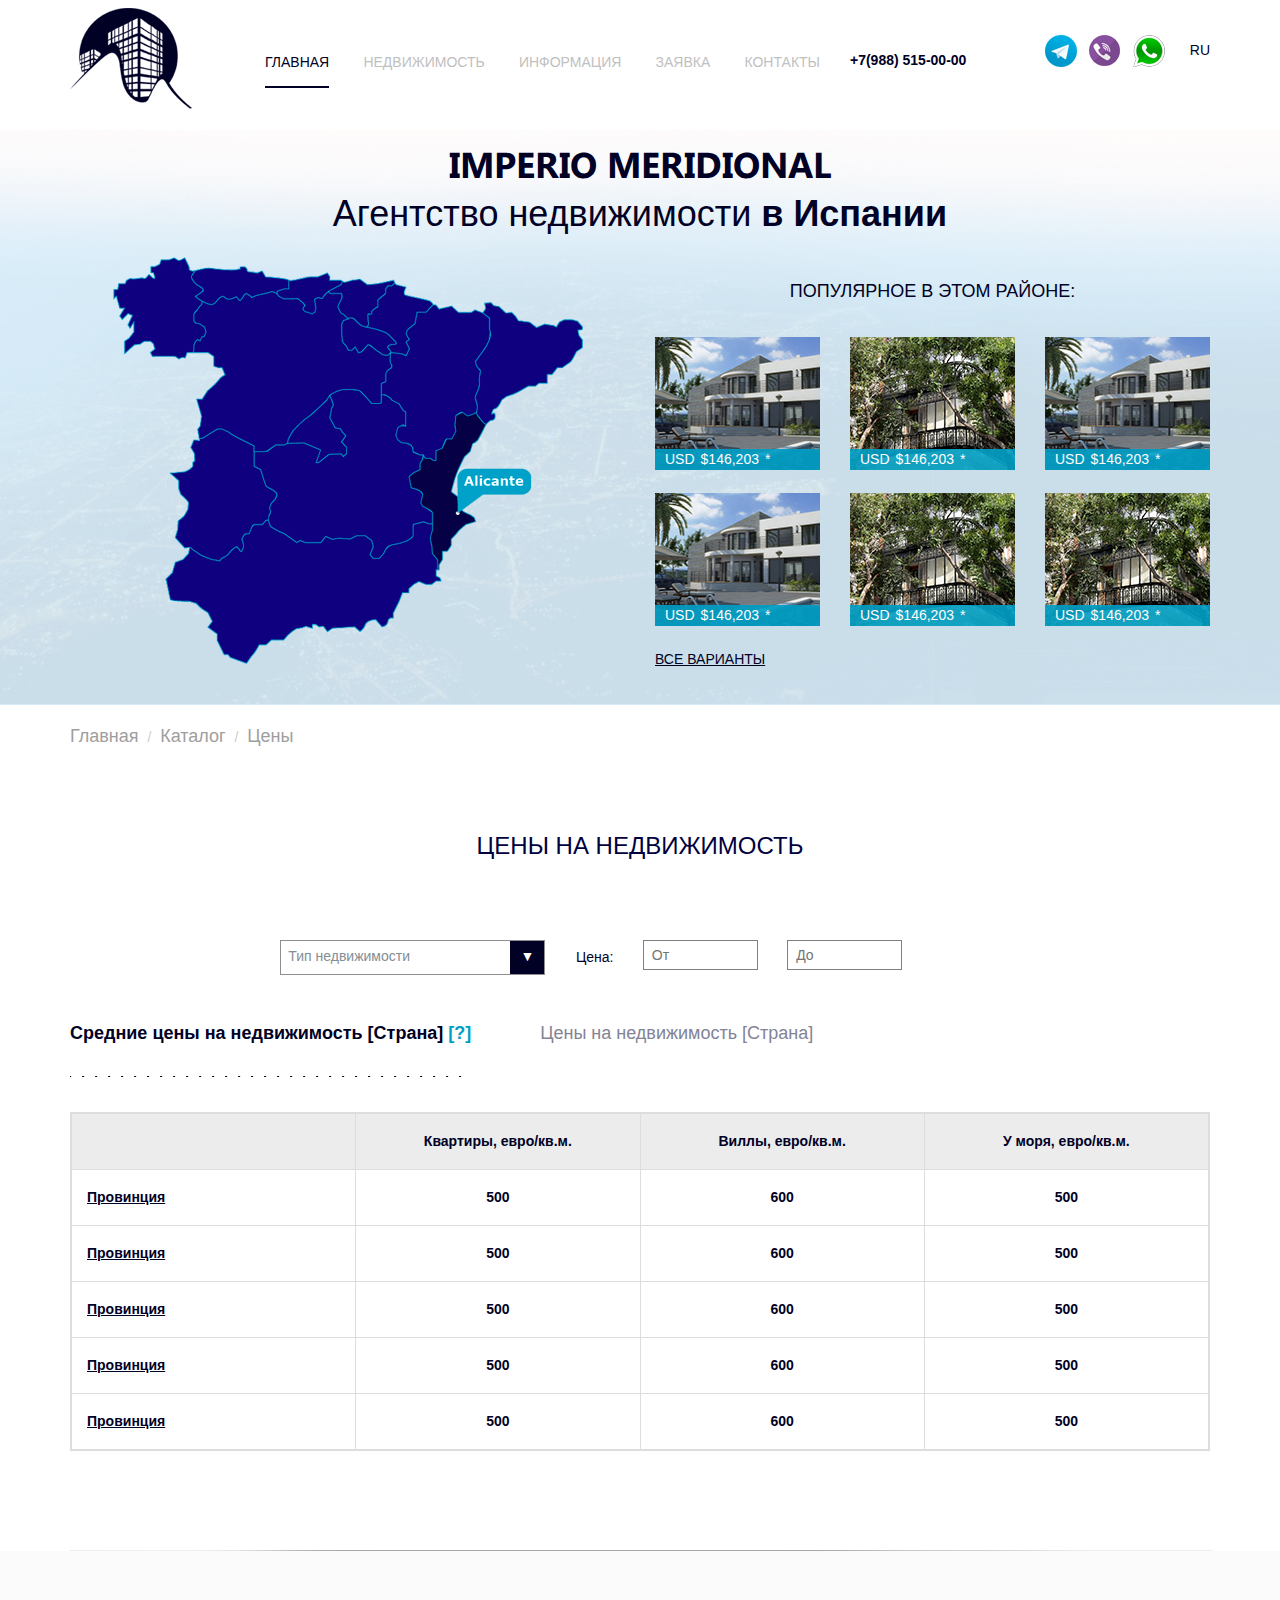
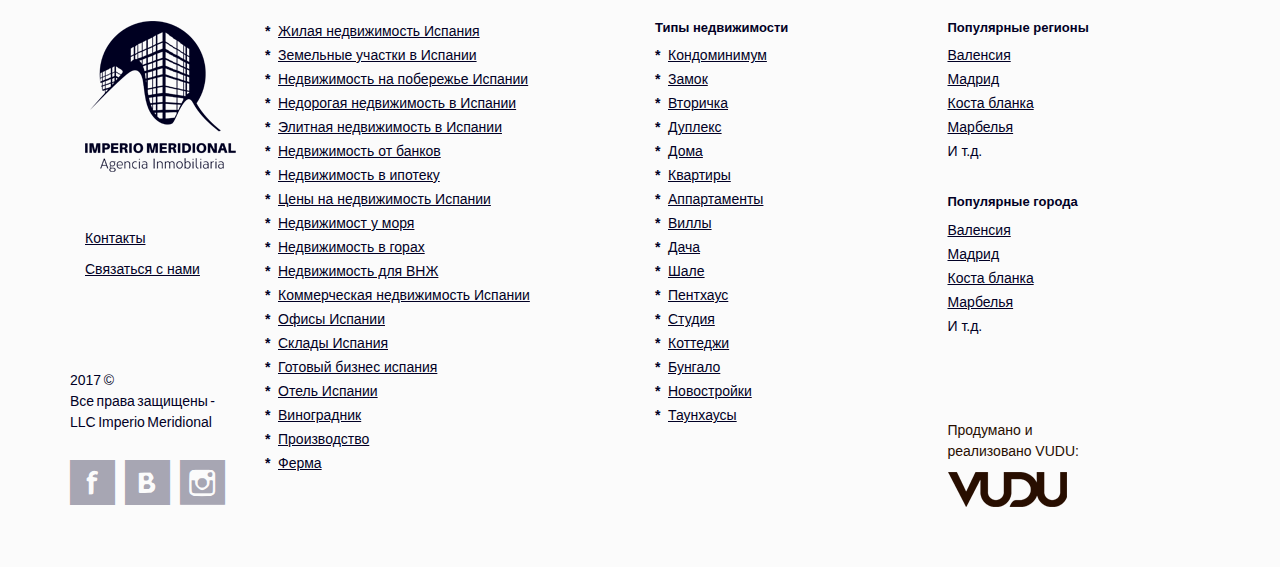
<file: prices.html>
<!DOCTYPE html>
<html lang="en">
<head>
	<meta charset="UTF-8">
	<meta name="viewport" content="width=device-width, initial-scale=1.0">
	<meta http-equiv="X-UA-Compatible" content="ie=edge">
	<title>Document</title>
	<link rel="stylesheet" href="css/bootstrap.min.css">
	<link rel="stylesheet" href="css/main.css">

	<!--[if lt IE 9]>
      <script src="https://oss.maxcdn.com/html5shiv/3.7.2/html5shiv.min.js"></script>
      <script src="https://oss.maxcdn.com/respond/1.4.2/respond.min.js"></script>
    <![endif]-->
</head>
<body>
	<div class="wrapper">

			<header class="header header_short_mobile">
				<div class="container">
					<div class="row">
						<div class="col-md-2 col-sm-2 col-xs-2 ">
							<div class="header_logo">
								<a href="#">
									<img src="images/logo.png" alt="logo">
									<span>IMPERIO MERIDIONAL</span>
								</a>
							</div>
						</div>
						<div class="col-md-6 col-md-offset-0 col-sm-3 col-sm-offset-7 col-xs-3 col-xs-offset-7">
							<div class="header_navbar_block">
								<div class="header_navbar">
									<button type="button" class="navbar-toggle">
						        <span class="icon-bar"></span>
						        <span class="icon-bar"></span>
						        <span class="icon-bar"></span>
						      </button>
									 <ul class="header_nav">
										  <li class="active"><a href="#">Главная</a></li>
										   <li><a href="#">Недвижимость</a></li>
										  <li><a href="#">Информация</a></li>
										  <li><a href="#">Заявка</a></li>
										  <li><a href="#">Контакты</a></li>
										</ul>
								</div>
						</div>
						</div>
						<div class="col-md-2 header_contacts">
								<span class="phone">
									+7(988) 515-00-00
								</span>
						</div>
						<div class="col-md-2 header_icon">
								<ul class="header_icon_block">
									<li><a class="bg-tg" href="">Telegram</a></li>
									<li><a class="bg-v" href="">Viber</a></li>
									<li><a class="bg-wu" href="">Watsup</a></li>
								</ul>
								<div class="dropdown">
					        <a class="dropdown-toggle" data-toggle="dropdown" href="#">RU</a>
					        <ul class="dropdown-menu">
					          <li><a href="#"><i class="bg-esp"></i>Esp</a></li>
					          <li><a href="#"><i class="bg-us"></i>Eng</a></li>
					           <li><a href="#"><i class="bg-ru"></i>RU</a></li>
					        </ul>
								</div>
						</div>
					</div>
					</div>
		</header>

		<main class="main main_separator">
			
			<div class="promo_map visible-lg visible-md">
				<div class="promo_map_header">
					<div class="container">
						<div class="row">
							<div class="col-md-12">
								<h1>
									<em>Imperio Meridional</em> 
									<span>
										Агентство недвижимости <strong>в Испании</strong>
									</span>
								</h1>
							</div>
						</div>
							<div class="row">
							<div class="col-md-6">
								<div class="map_block">
										<img src="images/map.png" alt="">
								</div>
							</div>
							<div class="col-md-6">
								<div class="map_product">
										<h3>Популярное в этом районе:</h3>
										<div class="map_product_block">
											<div class="row">
												<div class="col-md-4">
													<div class="map_product_block_item">
															<img src="images/prod1.jpg" alt="">
															<div class="map_product_block_item_price">
																<span class="currency">usd</span>
																<span class="price"><span class="symbol">$</span>146,203</span>
																<span class="bookmark">*</span>
															</div>
													</div>
													<div class="map_product_block_item">
															<img src="images/prod1.jpg" alt="">
															<div class="map_product_block_item_price">
																<span class="currency">usd</span>
																<span class="price"><span class="symbol">$</span>146,203</span>
																<span class="bookmark">*</span>
															</div>
													</div>
												</div>
												<div class="col-md-4">
													<div class="map_product_block_item">
															<img src="images/prod2.jpg" alt="">
															<div class="map_product_block_item_price">
																<span class="currency">usd</span>
																<span class="price"><span class="symbol">$</span>146,203</span>
																<span class="bookmark">*</span>
															</div>
													</div>
													<div class="map_product_block_item">
															<img src="images/prod2.jpg" alt="">
															<div class="map_product_block_item_price">
																<span class="currency">usd</span>
																<span class="price"><span class="symbol">$</span>146,203</span>
																<span class="bookmark">*</span>
															</div>
													</div>
												</div>
												<div class="col-md-4">
													<div class="map_product_block_item">
															<img src="images/prod1.jpg" alt="">
															<div class="map_product_block_item_price">
																<span class="currency">usd</span>
																<span class="price"><span class="symbol">$</span>146,203</span>
																<span class="bookmark">*</span>
															</div>
													</div>
													<div class="map_product_block_item">
															<img src="images/prod2.jpg" alt="">
															<div class="map_product_block_item_price">
																<span class="currency">usd</span>
																<span class="price"><span class="symbol">$</span>146,203</span>
																<span class="bookmark">*</span>
															</div>
													</div>
												</div>
											</div>
										</div>
										<a href="">Все варианты</a>
								</div>
							</div>
					</div>
				</div>
			</div>	
			</div>

			<div class="breadcrumbs">
				<div class="container">
						<div class="row">
							<div class="col-md-12 col-sm-12 col-xs-12">
								<ul class="breadcrumb">
							    <li><a href="#">Главная</a></li>
							    <li><a href="#">Каталог</a></li>
							    <li><a href="#">Цены</a></li>
							</ul>
							</div>
						</div>
				</div>	
			</div>

			<div class="catalog_prices">

				<div class="catalog_prices_header">
					<div class="container">
						<div class="row">
							<div class="col-md-12 col-sm-12 col-xs-12">
									<h1>
										Цены на недвижимость
									</h1>
								</div>
							</div>
						</div>	
					</div>

					<div class="catalog_prices_search">
						<div class="container">
							<div class="row">
								<div class="col-lg-7 col-md-offset-3 col-md-8 col-md-offset-2">
									<form action="2" class="catalog_prices_search_form">
										<div class="form_group_select_block sel sel--black-panther">
											<select name="" >
												<option selected disabled>Тип недвижимости</option>
												<option value="h1">недвижимость на побережье </option>
										    <option  value="h2">элитная недвижимость </option>
										    <option value="h3">недвижимость от банков</option>
										    <option  value="h4">недвижимость в ипотеку</option>
											<option value="h5">недвижимость в горах </option>
										    <option  value="h6">недвижимость для ВНЖ </option>
										    <option value="h7">офис</option>
										    <option  value="h8">склад</option>

												<option value="h9">готовый бизнес </option>
										    <option  value="h10">отель </option>
										    <option value="h11">виноградник</option>
										    <option  value="h12">производство</option>
											<option value="h13">ферма </option>
										    <option  value="h14">земельный участок </option>
										    <option value="h15">кондоминиум</option>
										    <option  value="h16">замок</option>
										    	<option value="h17">вторичка </option>
										    <option  value="h18">дуплекс </option>
										    <option value="h19">дом</option>
										    <option  value="h20">квартира</option>
											<option value="h21">апартаменты </option>
										    <option  value="h22">вилла </option>
										    <option value="h23">дача</option>
										    <option  value="h24">шале</option>

												<option value="h25">пентхаус </option>
										    <option  value="h26">студия </option>
										    <option value="h27">коттедж, бунгало</option>
										    <option  value="h28">новостройка</option>
											<option value="h29">таунхаус </option>
											</select>
											
										</div>
										<div class="form_group_input_string">
													<h6>Цена:</h6>
														<input type="text" placeholder="От"  value="" >
														<input type="text" placeholder="До"  value="" >
												</div>
									</form>
								</div>
							</div>
						</div>	
					</div>

					<div class="catalog_prices_tabs">
						<div class="container">
							<div class="row">
								<div class="col-md-12 col-sm-12 col-xs-12">
									<div class="catalog_prices_tabs_block">
									<span class="first_table_tab active">Средние цены на недвижимость [Страна] <span class="catalog_prices_tabs_bookmark">[?]<span class="tooltip_tabs">
										Средняя цена по всем объектам
									</span>
								</span>
							</span>
								<span class="second_table_tab">Цены на недвижимость [Страна]</span>
									</div>

									<div class="catalog_prices_table">
											<table class="table table-bordered table-hover">
												<thead>
													<tr>
														<th>&nbsp;</th>
														<th>Квартиры, евро/кв.м.</th>
														<th>Виллы, евро/кв.м.</th>
														<th>У моря, евро/кв.м.</th>
													</tr>
												</thead>
												<tbody>
													<tr>
														<td>Провинция</td>
														<td>500</td>
														<td>600</td>
														<td>500</td>
													</tr>
													<tr>
														<td>Провинция</td>
														<td>500</td>
														<td>600</td>
														<td>500</td>
													</tr>
													<tr>
														<td>Провинция</td>
														<td>500</td>
														<td>600</td>
														<td>500</td>
													</tr>
													<tr>
														<td>Провинция</td>
														<td>500</td>
														<td>600</td>
														<td>500</td>
													</tr>
													<tr>
														<td>Провинция</td>
														<td>500</td>
														<td>600</td>
														<td>500</td>
													</tr>
												</tbody>
											</table>
									</div>
									
									<div class="catalog_prices_table_second">
											<table class="table table-bordered table-hover">
												<thead>
													<tr>
														<th colspan="2">&nbsp;</th>
														<th colspan="2" >Квартиры, евро/кв.м.</th>
														<th colspan="2" >Виллы, евро/кв.м.</th>
														<th colspan="2" >У моря, евро/кв.м.</th>
													</tr>
												</thead>
												<tbody>
													<tr>
														<td  colspan="2">Провинция</td>
														<td class="half">500</td>
														<td class="half">500</td>
														<td class="half">500</td>
														<td class="half">500</td>
														<td class="half">500</td>
														<td class="half">500</td>
													</tr>
													<tr>
														<td  colspan="2">Провинция</td>
														<td class="half">500</td>
														<td class="half">500</td>
														<td class="half">500</td>
														<td class="half">500</td>
														<td class="half">500</td>
														<td class="half">500</td>
													</tr>
													<tr>
														<td  colspan="2">Провинция</td>
														<td class="half">500</td>
														<td class="half">500</td>
														<td class="half">500</td>
														<td class="half">500</td>
														<td class="half">500</td>
														<td class="half">500</td>
													</tr>
													<tr>
														<td  colspan="2">Провинция</td>
														<td class="half">500</td>
														<td class="half">500</td>
														<td class="half">500</td>
														<td class="half">500</td>
														<td class="half">500</td>
														<td class="half">500</td>
													</tr>
													<tr>
														<td  colspan="2">Провинция</td>
														<td class="half">500</td>
														<td class="half">500</td>
														<td class="half">500</td>
														<td class="half">500</td>
														<td class="half">500</td>
														<td class="half">500</td>
													</tr>
												</tbody>
											</table>
									</div>

								</div>
							</div>
						</div>
					</div>
			</div>
		</main>

		
		<footer class="footer footer_gray">
				<div class="container">
					<div class="row">
						<div class="col-md-3 col-lg-2 col-sm-9 col-xs-10 footer_left_block">
								<div class="footer_logo col-md-12 col-sm-4 col-xs-3">
								<a href="#">
									<img src="images/logo2.png" alt="logo">
									<span>IMPERIO MERIDIONAL</span>
								</a>
							</div>
							<div class="footer_contacts col-md-12 col-sm-4 col-xs-3">
								<a href="#">
									Контакты
								</a>
								<a href="#">
									Связаться с нами
								</a>
							</div>
							<div class="footer_center_block col-md-12 col-sm-4 col-xs-5">
							<div class="footer_copyright">
								<span>
									2017 © 
								</span>
								<span>
									Все права защищены - 
									LLC Imperio Meridional
								</span>
							</div>
							<div class="footer_social">
								<a href=""><i class="icon-raEx3q0gKJ"></i></a>
								<a href=""><i class="icon-ipIXFU8DEO"></i></a>
								<a href=""><i class="icon-EIAXh26hsl"></i></a>

							</div>
							</div>
						</div>
						<div class="col-lg-4 col-md-4 visible-md visible-lg">
							<ul class="main_footer_links">
								<li><a href="">Жилая недвижимость Испания</a></li>
								<li><a href="">Земельные участки в Испании</a></li>
								<li><a href="">Недвижимость на побережье Испании</a></li>
								<li><a href="">Недорогая недвижимость в Испании</a></li>
								<li><a href="">Элитная недвижимость в Испании</a></li>
								<li><a href="">Недвижимость от банков</a></li>
								<li><a href="">Недвижимость в ипотеку</a></li>
								<li><a href="">Цены на недвижимость Испании</a></li>
								<li><a href="">Недвижимост у моря</a></li>
								<li><a href="">Недвижимость в горах</a></li>
								<li><a href="">Недвижимость для ВНЖ</a></li>
								<li><a href="">Коммерческая недвижимость Испании</a></li>
								<li><a href="">Офисы Испании</a></li>
								<li><a href="">Склады Испания</a></li>
								<li><a href="">Готовый бизнес испания</a></li>
								<li><a href="">Отель Испании</a></li>
								<li><a href="">Виноградник</a></li>
								<li><a href="">Производство</a></li>
								<li><a href="">Ферма</a></li>
							</ul>
					 	</div>
					 	<div class="col-lg-2 col-md-2 visible-md visible-lg">
					 		<div class="footer_links_type">
					 			<h6>Типы недвижимости</h6>
								<ul>
									<li><a href="">Кондоминимум</a></li>
									<li><a href="">Замок</a></li>
									<li><a href="">Вторичка</a></li>
									<li><a href="">Дуплекс</a></li>
									<li><a href="">Дома</a></li>
									<li><a href="">Квартиры</a></li>
									<li><a href="">Аппартаменты</a></li>
									<li><a href="">Виллы</a></li>
									<li><a href="">Дача</a></li>
									<li><a href="">Шале</a></li>
									<li><a href="">Пентхаус</a></li>
									<li><a href="">Студия</a></li>
									<li><a href="">Коттеджи</a></li>
									<li><a href="">Бунгало</a></li>
									<li><a href="">Новостройки</a></li>
									<li><a href="">Таунхаусы</a></li>
								</ul>
					 		</div>
					 	</div>
					 	 	<div class="col-lg-2 col-md-2 col-lg-offset-1  col-sm-3 col-xs-2 footer_right_block">
							<div class="footer_links_regions">
					 			<h6>Популярные регионы</h6>
								<ul>
									<li><a href="">Валенсия</a></li>
									<li><a href="">Мадрид</a></li>
									<li><a href="">Коста бланка</a></li>
									<li><a href="">Марбелья</a></li>
									<li><a href="">И т.д.</a></li>
								</ul>
					 		</div>
					 		<div class="footer_links_regions">
					 			<h6>Популярные города</h6>
								<ul>
									<li><a href="">Валенсия</a></li>
									<li><a href="">Мадрид</a></li>
									<li><a href="">Коста бланка</a></li>
									<li><a href="">Марбелья</a></li>
									<li><a href="">И т.д.</a></li>
								</ul>
					 		</div>
					 		<div class="footer_dev_link">
								<a href="">
									<span>Продумано и реализовано VUDU:</span>
									<img src="images/vudu.png" alt="">
								</a>
					 		</div>
					 	 </div>
					</div>
				</div>
		</footer>

	</div>	
		
	 <script src="https://code.jquery.com/jquery-2.2.4.min.js"></script>
   <script src="js/bootstrap.min.js"></script>
    <script src="js/select.js"></script>
    <script src="js/imperio.js"></script>
		
</body>

</html>
</file>
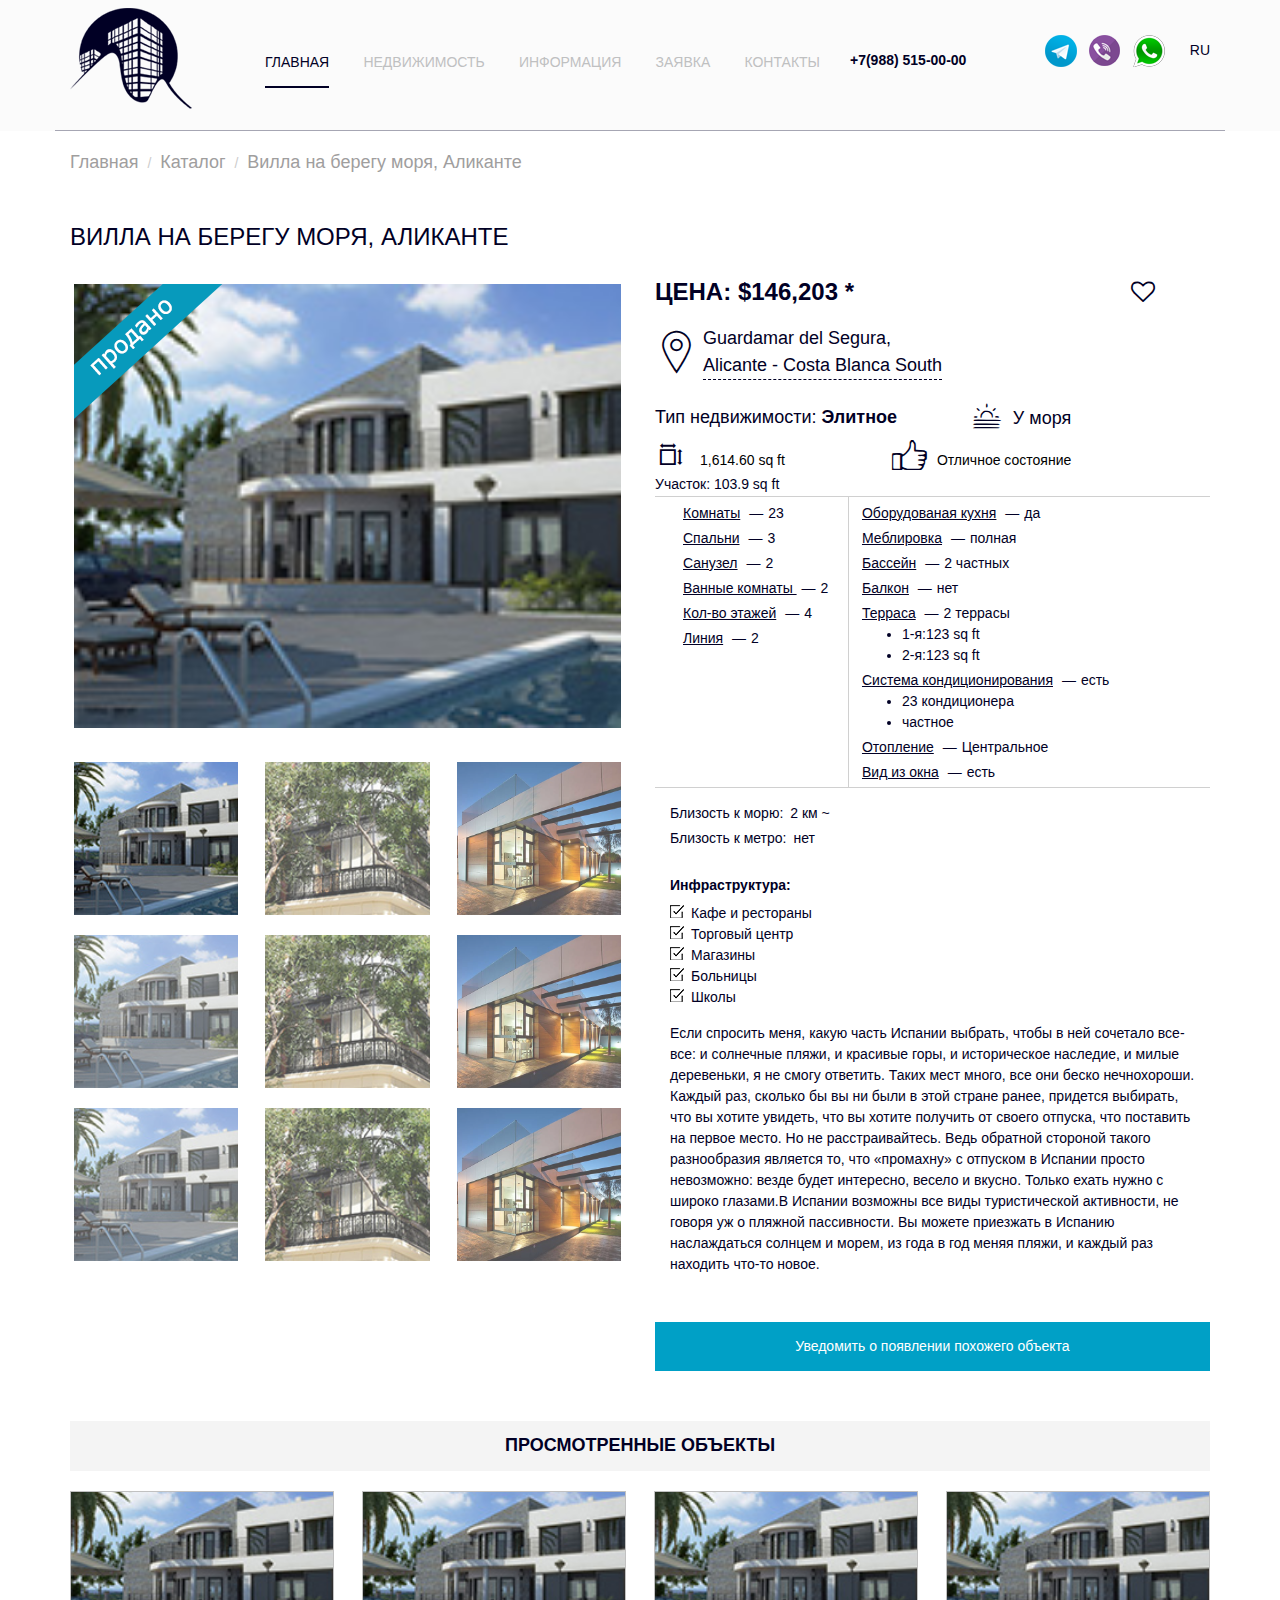
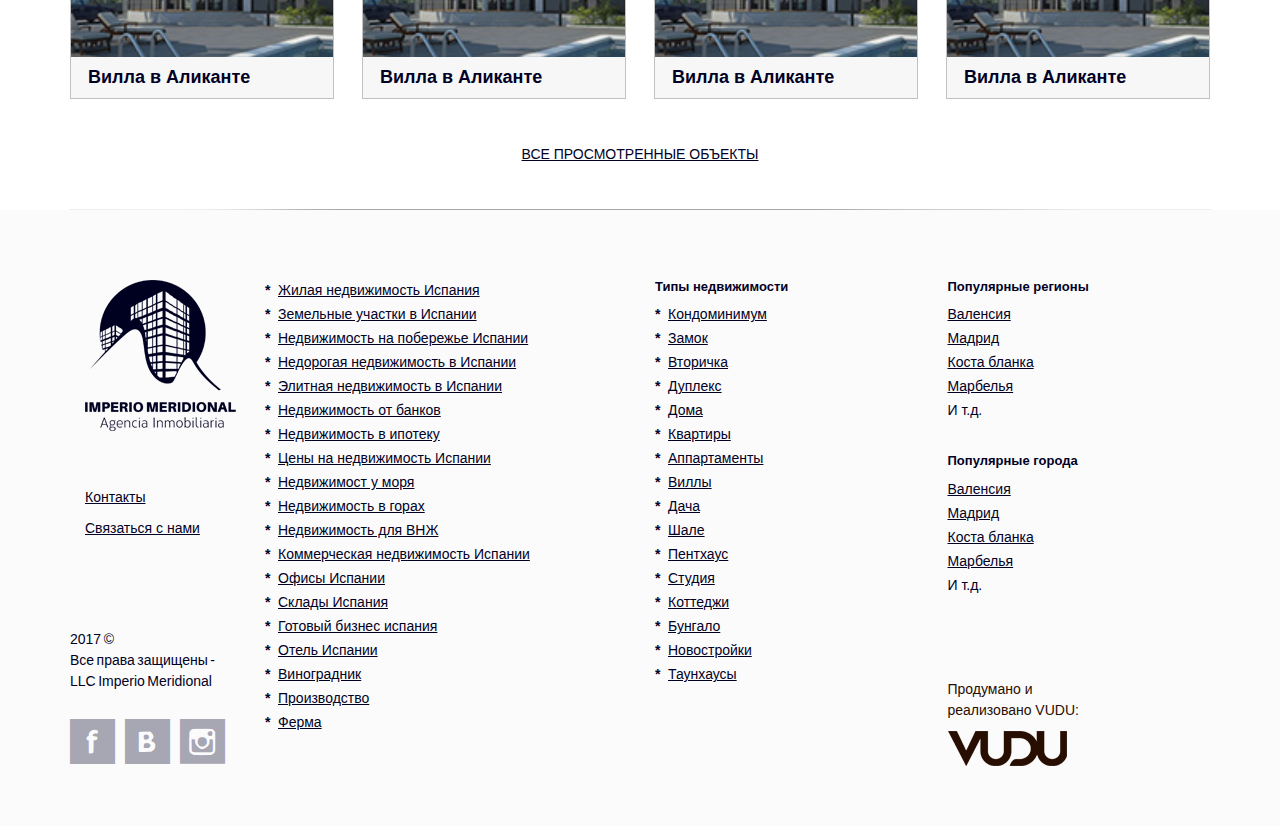
<file: sold 2.html>
<!DOCTYPE html>
<html lang="en">
<head>
	<meta charset="UTF-8">
	<meta name="viewport" content="width=device-width, initial-scale=1.0">
	<meta http-equiv="X-UA-Compatible" content="ie=edge">
	<title>Document</title>
	<link rel="stylesheet" href="css/bootstrap.min.css">
		<link rel="stylesheet" href="css/flexslider.css">
	<link rel="stylesheet" href="css/main.css">

	<!--[if lt IE 9]>
      <script src="https://oss.maxcdn.com/html5shiv/3.7.2/html5shiv.min.js"></script>
      <script src="https://oss.maxcdn.com/respond/1.4.2/respond.min.js"></script>
    <![endif]-->
</head>
<body>
	<div class="wrapper">
	<header class="header header_short header_short_mobile">
				<div class="container">
					<div class="row">
						<div class="col-md-2 col-sm-2 col-xs-2 ">
							<div class="header_logo">
								<a href="#">
									<img src="images/logo.png" alt="logo">
									<span>IMPERIO MERIDIONAL</span>
								</a>
							</div>
						</div>
						<div class="col-md-6 col-md-offset-0 col-sm-3 col-sm-offset-7 col-xs-3 col-xs-offset-7">
							<div class="header_navbar_block">
								<div class="header_navbar">
									<button type="button" class="navbar-toggle">
						        <span class="icon-bar"></span>
						        <span class="icon-bar"></span>
						        <span class="icon-bar"></span>
						      </button>
									 <ul class="header_nav">
										  <li class="active"><a href="#">Главная</a></li>
										   <li><a href="#">Недвижимость</a></li>
										  <li><a href="#">Информация</a></li>
										  <li><a href="#">Заявка</a></li>
										  <li><a href="#">Контакты</a></li>
										</ul>
								</div>
						</div>
						</div>
						<div class="col-md-2 header_contacts">
								<span class="phone">
									+7(988) 515-00-00
								</span>
						</div>
						<div class="col-md-2 header_icon">
								<ul class="header_icon_block">
									<li><a class="bg-tg" href="">Telegram</a></li>
									<li><a class="bg-v" href="">Viber</a></li>
									<li><a class="bg-wu" href="">Watsup</a></li>
								</ul>
								<div class="dropdown">
					        <a class="dropdown-toggle" data-toggle="dropdown" href="#">RU</a>
					        <ul class="dropdown-menu">
					          <li><a href="#"><i class="bg-esp"></i>Esp</a></li>
					          <li><a href="#"><i class="bg-us"></i>Eng</a></li>
					           <li><a href="#"><i class="bg-ru"></i>RU</a></li>
					        </ul>
								</div>
						</div>
					</div>
					</div>
		</header>

		<main class="main">

			<div class="breadcrumbs">
				<div class="container">
						<div class="row">
							<div class="col-md-12 col-sm-12 col-xs-12">
								<ul class="breadcrumb">
							    <li><a href="#">Главная</a></li>
							    <li><a href="#">Каталог</a></li>
							     <li><a href="#">Вилла на берегу моря, Аликанте</a></li>
							</ul>
							</div>
						</div>
				</div>	
			</div>

			<div class="main_product">

				<div class="main_product_header">
					<div class="container">
							<div class="row">
								<div class="col-lg-12 col-lg-offset-0 col-md-10 col-md-offset-1 col-sm-12 col-xs-12">
									<h1>Вилла на берегу моря, Аликанте</h1>
								</div>
						</div>
					</div>
				</div>

				<div class="main_product_info">
					<div class="container">
							<div class="row">
								<div class="col-lg-6 col-lg-offset-0 col-md-10 col-md-offset-1 col-sm-12">
									<div class="main_product_info_slider">

											<div class="main_product_info_slider_label">
												<img src="images/sale.png" alt="">
											</div>

										<div class="flexslider">
											<ul class="slides">
						            <li data-thumb="images/prod1.jpg">
						  	    	    <img src="images/prod1.jpg" />
						  	    		</li>
						  	    		<li data-thumb="images/prod2.jpg">
						  	    	    <img src="images/prod2.jpg" />
						  	    		</li>
						  	    		<li data-thumb="images/img1.jpg">
						  	    	    <img src="images/img1.jpg" />
						  	    		</li>
						  	    		<li data-thumb="images/prod1.jpg">
						  	    	    <img src="images/prod1.jpg" />
						  	    		</li>
						  	    		<li data-thumb="images/prod2.jpg">
						  	    	    <img src="images/prod2.jpg" />
						  	    		</li>
						  	    		<li data-thumb="images/img1.jpg">
						  	    	    <img src="images/img1.jpg" />
						  	    		</li>
						  	    		<li data-thumb="images/prod1.jpg">
						  	    	    <img src="images/prod1.jpg" />
						  	    		</li>
						  	    		<li data-thumb="images/prod2.jpg">
						  	    	    <img src="images/prod2.jpg" />
						  	    		</li>
						  	    		<li data-thumb="images/img1.jpg">
						  	    	    <img src="images/img1.jpg" />
						  	    		</li>
						          </ul>
										</div>
									</div>
								</div>

									<div class="col-lg-6 col-lg-offset-0 col-md-10 col-md-offset-1 col-sm-12">
										<div class="main_product_info_desc col-lg-12 col-md-12 col-sm-12">
											<div class="price_block col-lg-12 col-md-10 col-sm-12">
												<span>Цена:</span>
												<span class="price"><span class="symbol">$</span>146,203</span>
												<span class="bookmark">*</span>

												<div class="favorites">
													<span class="deactive_favorites">
														<span class="tooltip_fv">Добавить в избранное</span>
														<i class="icon-heart-o"></i></span>
													<span class="active_favorites">
														<span class="tooltip_fv"> 
															<img src="images/check2.png" alt="">Объект добавлен в избранное</span>
														<i class="icon-heart"></i></span>
												</div>
										</div>
										<a class="location col-lg-12 col-md-10 col-sm-10 " href="">
											<span class="icon"><i class="icon-WAqf3x8n3I"></i></span>
											<span class="desk">Guardamar del Segura, <br> Alicante - Costa Blanca South </span>
										</a>
										<div class="type col-lg-9 col-md-10 col-sm-10">
											<span class="type_text">Тип недвижимости: <strong>Элитное</strong></span>
											<span class="type_icon">
											<span class="icon"><i class="icon-UMzv9xx17F"></i></span>
											<span>У моря</span>
											</span>
										</div>
										<ul class="features col-lg-9 col-md-10 col-sm-10">
											<li>
												<span class="icon"><i class="icon-ArBukpLo"></i></span>
												<span class="black">1,614.60 sq ft </span>
											</li>
											<li>
												<span class="icon"><i class="icon-kEBsWxBUVE"></i></span>
												<span class="black">Отличное состояние</span>
											</li>
											<li  class="icon_off">
												<span>Участок:</span>
												<span>103.9 sq ft</span>
											</li>
										</ul>
										<div class="description_info_list col-lg-12 col-md-10 col-sm-10">
											<ul class="list_short">
												<li>
													<span class="dt">Комнаты</span>
   												<span class="dd">23</span>
   											</li>
   												<li>
													<span class="dt">Спальни</span>
   												<span class="dd">3</span>
   											</li>
   												<li>
													<span class="dt">Санузел</span>
   												<span class="dd">2</span>
   											</li>
   											<li>
													<span class="dt">Ванные комнаты  </span>
   												<span class="dd">2</span>
   											</li>
   											<li>
													<span class="dt">Кол-во этажей</span>
   												<span class="dd">4</span>
   											</li>
   											<li>
													<span class="dt">Линия</span>
   												<span class="dd">2</span>
   											</li>
											</ul>
											<ul class="list_long">
												 <li>
													<span class="dt">Оборудованая кухня</span>
   												<span class="dd">да</span>
   											</li>
   												<li>
													<span class="dt">Меблировка</span>
   												<span class="dd">полная</span>
   											</li>
   											 <li>
													<span class="dt">Бассейн</span>
   												<span class="dd">2 частных</span>
   											</li>
   												<li>
													<span class="dt">Балкон</span>
   												<span class="dd">нет</span>
   											</li>
   											 <li>
													<span class="dt">Терраса</span>
   												<span class="dd">2 террасы</span>
   												<ul>
   													<li><span>1-я:</span><span>123 sq ft</span></li>
   													<li><span>2-я:</span><span>123 sq ft</span></li>
   												</ul>
   											</li>
   												<li>
													<span class="dt">Система кондиционирования</span>
   												<span class="dd">есть</span>
   												<ul>
   													<li><span>23 кондиционера</span></li>
   													<li><span>частное</span></li>
   												</ul>
   											</li>
   											<li>
													<span class="dt">Отопление</span>
   												<span class="dd">Центральное</span>
   											</li>
   												<li>
													<span class="dt">Вид из окна</span>
   												<span class="dd">есть</span>
   											</li>
											</ul>
										</div>
										<ul class="description_list_second col-lg-12 col-md-10 col-sm-10">
											<li><span class="dt">Близость к морю:</span><span class="dd">2 км ~</span></li>
											<li><span class="dt">Близость к метро:</span><span class="dd">нет</span></li>
										</ul>
										<div class="description_list_infrastructure col-lg-12 col-md-10 col-sm-10">
											<h6>Инфраструктура:</h6>
											<ul>
												<li>Кафе и рестораны</li>
												<li>Торговый центр</li>
												<li>Магазины</li>
												<li>Больницы</li>
												<li>Школы</li>
											</ul>
										</div>
										<div class="main_product_text col-lg-12 col-md-12 col-sm-12">
											<p>Если спросить меня, какую часть Испании выбрать, чтобы в ней сочетало
											все-все: и солнечные пляжи, и красивые горы, и историческое наследие, 
											и милые деревеньки, я не смогу ответить. Таких мест много, все они беско
											нечнохороши. Каждый раз, сколько бы вы ни были в этой стране ранее, 
											придется выбирать, что вы хотите увидеть, что вы хотите получить от 
											своего отпуска, что поставить на первое место. Но не расстраивайтесь.
											Ведь обратной стороной такого разнообразия является то, что «промахну»
											с отпуском в Испании просто невозможно: везде будет интересно, весело 
											и вкусно. Только ехать нужно с широко глазами.В Испании возможны все
											виды туристической активности, не говоря уж о пляжной пассивности. 
											Вы можете приезжать в Испанию наслаждаться солнцем и морем, из года
											в год меняя пляжи, и каждый раз находить что-то новое.</p>
										</div>
									</div>
								</div>
								
						</div>
					</div>
				</div>


				<div class="main_product_control">
						<div class="container">
							<div class="row">
								<div class="col-lg-6 col-lg-offset-6 col-md-10 col-md-offset-1 col-sm-12">
									<div class="main_product_one_control_button">
										<span class="text">Уведомить о появлении похожего объекта</span>
									</div>
									
								</div>
							</div>
						</div>
				</div>
			</div>

			<div class="viewed">
				<div class="viewed_header">
					<div class="container">
						<div class="row">
							<div class="col-md-12">
									<h4 >
										Просмотренные объекты
									</h4>
								</div>
							</div>
						</div>	
				</div>
				<div class="viewed_main">
					<div class="container">
						<div class="row">
							<div class="col-md-12 viewed_main_item_block">
								<div class="viewed_main_item">
									<a href="">
										<div class="viewed_main_item_img"><img src="images/prod1.jpg" alt=""></div>
										<span class="viewed_main_item_text">Вилла в Аликанте </span>
									</a>
								</div>
							
							
								<div class="viewed_main_item">
									<a href="">
										<div class="viewed_main_item_img"><img src="images/prod1.jpg" alt=""></div>
										<span class="viewed_main_item_text">Вилла в Аликанте </span>
									</a>
								</div>
							
							
								<div class="viewed_main_item">
									<a href="">
										<div class="viewed_main_item_img"><img src="images/prod1.jpg" alt=""></div>
										<span class="viewed_main_item_text">Вилла в Аликанте </span>
									</a>
								</div>
							
								<div class="viewed_main_item">
									<a href="">
										<div class="viewed_main_item_img"><img src="images/prod1.jpg" alt=""></div>
										<span class="viewed_main_item_text">Вилла в Аликанте </span>
									</a>
								</div>
							</div>
						</div>
						</div>	
				</div>
				<div class="viewed_link">
					<div class="container">
					<div class="row">
						<div class="col-md-12">
							<a href="">Все просмотренные объекты</a>
							</div>
						</div>
				</div>
				</div>
			</div>
			
		</main>

		<footer class="footer footer_gray">
				<div class="container">
					<div class="row">
						<div class="col-md-3 col-lg-2 col-sm-9 col-xs-10 footer_left_block">
								<div class="footer_logo col-md-12 col-sm-4 col-xs-3">
								<a href="#">
									<img src="images/logo2.png" alt="logo">
									<span>IMPERIO MERIDIONAL</span>
								</a>
							</div>
							<div class="footer_contacts col-md-12 col-sm-4 col-xs-3">
								<a href="#">
									Контакты
								</a>
								<a href="#">
									Связаться с нами
								</a>
							</div>
							<div class="footer_center_block col-md-12 col-sm-4 col-xs-5">
							<div class="footer_copyright">
								<span>
									2017 © 
								</span>
								<span>
									Все права защищены - 
									LLC Imperio Meridional
								</span>
							</div>
							<div class="footer_social">
								<a href=""><i class="icon-raEx3q0gKJ"></i></a>
								<a href=""><i class="icon-ipIXFU8DEO"></i></a>
								<a href=""><i class="icon-EIAXh26hsl"></i></a>

							</div>
							</div>
						</div>
						<div class="col-lg-4 col-md-4 visible-md visible-lg">
							<ul class="main_footer_links">
								<li><a href="">Жилая недвижимость Испания</a></li>
								<li><a href="">Земельные участки в Испании</a></li>
								<li><a href="">Недвижимость на побережье Испании</a></li>
								<li><a href="">Недорогая недвижимость в Испании</a></li>
								<li><a href="">Элитная недвижимость в Испании</a></li>
								<li><a href="">Недвижимость от банков</a></li>
								<li><a href="">Недвижимость в ипотеку</a></li>
								<li><a href="">Цены на недвижимость Испании</a></li>
								<li><a href="">Недвижимост у моря</a></li>
								<li><a href="">Недвижимость в горах</a></li>
								<li><a href="">Недвижимость для ВНЖ</a></li>
								<li><a href="">Коммерческая недвижимость Испании</a></li>
								<li><a href="">Офисы Испании</a></li>
								<li><a href="">Склады Испания</a></li>
								<li><a href="">Готовый бизнес испания</a></li>
								<li><a href="">Отель Испании</a></li>
								<li><a href="">Виноградник</a></li>
								<li><a href="">Производство</a></li>
								<li><a href="">Ферма</a></li>
							</ul>
					 	</div>
					 	<div class="col-lg-2 col-md-2 visible-md visible-lg">
					 		<div class="footer_links_type">
					 			<h6>Типы недвижимости</h6>
								<ul>
									<li><a href="">Кондоминимум</a></li>
									<li><a href="">Замок</a></li>
									<li><a href="">Вторичка</a></li>
									<li><a href="">Дуплекс</a></li>
									<li><a href="">Дома</a></li>
									<li><a href="">Квартиры</a></li>
									<li><a href="">Аппартаменты</a></li>
									<li><a href="">Виллы</a></li>
									<li><a href="">Дача</a></li>
									<li><a href="">Шале</a></li>
									<li><a href="">Пентхаус</a></li>
									<li><a href="">Студия</a></li>
									<li><a href="">Коттеджи</a></li>
									<li><a href="">Бунгало</a></li>
									<li><a href="">Новостройки</a></li>
									<li><a href="">Таунхаусы</a></li>
								</ul>
					 		</div>
					 	</div>
					 	 	<div class="col-lg-2 col-md-2 col-lg-offset-1  col-sm-3 col-xs-2 footer_right_block">
							<div class="footer_links_regions">
					 			<h6>Популярные регионы</h6>
								<ul>
									<li><a href="">Валенсия</a></li>
									<li><a href="">Мадрид</a></li>
									<li><a href="">Коста бланка</a></li>
									<li><a href="">Марбелья</a></li>
									<li><a href="">И т.д.</a></li>
								</ul>
					 		</div>
					 		<div class="footer_links_regions">
					 			<h6>Популярные города</h6>
								<ul>
									<li><a href="">Валенсия</a></li>
									<li><a href="">Мадрид</a></li>
									<li><a href="">Коста бланка</a></li>
									<li><a href="">Марбелья</a></li>
									<li><a href="">И т.д.</a></li>
								</ul>
					 		</div>
					 		<div class="footer_dev_link">
								<a href="">
									<span>Продумано и реализовано VUDU:</span>
									<img src="images/vudu.png" alt="">
								</a>
					 		</div>
					 	 </div>
					</div>
				</div>
		</footer>


	</div>	
		<div class="popup_favorites">
			<div class="popup_favorites_count">
				<span class="count">1</span>
				<span class="text">Объект</span>
			</div>
			<a href="" class="popup_favorites_link">Перейти в избранное</a>
			<span class="popup_favorites_button">Отправить заявку</span>
			<span class="popup_favorites_close">x</span>
		</div>
	 <script src="https://code.jquery.com/jquery-2.2.4.min.js"></script>
   <script src="js/bootstrap.min.js"></script>
   <script src="js/jquery.flexslider-min.js"></script>
    <script src="js/imperio.js"></script>
		
</body>

</html>
</file>
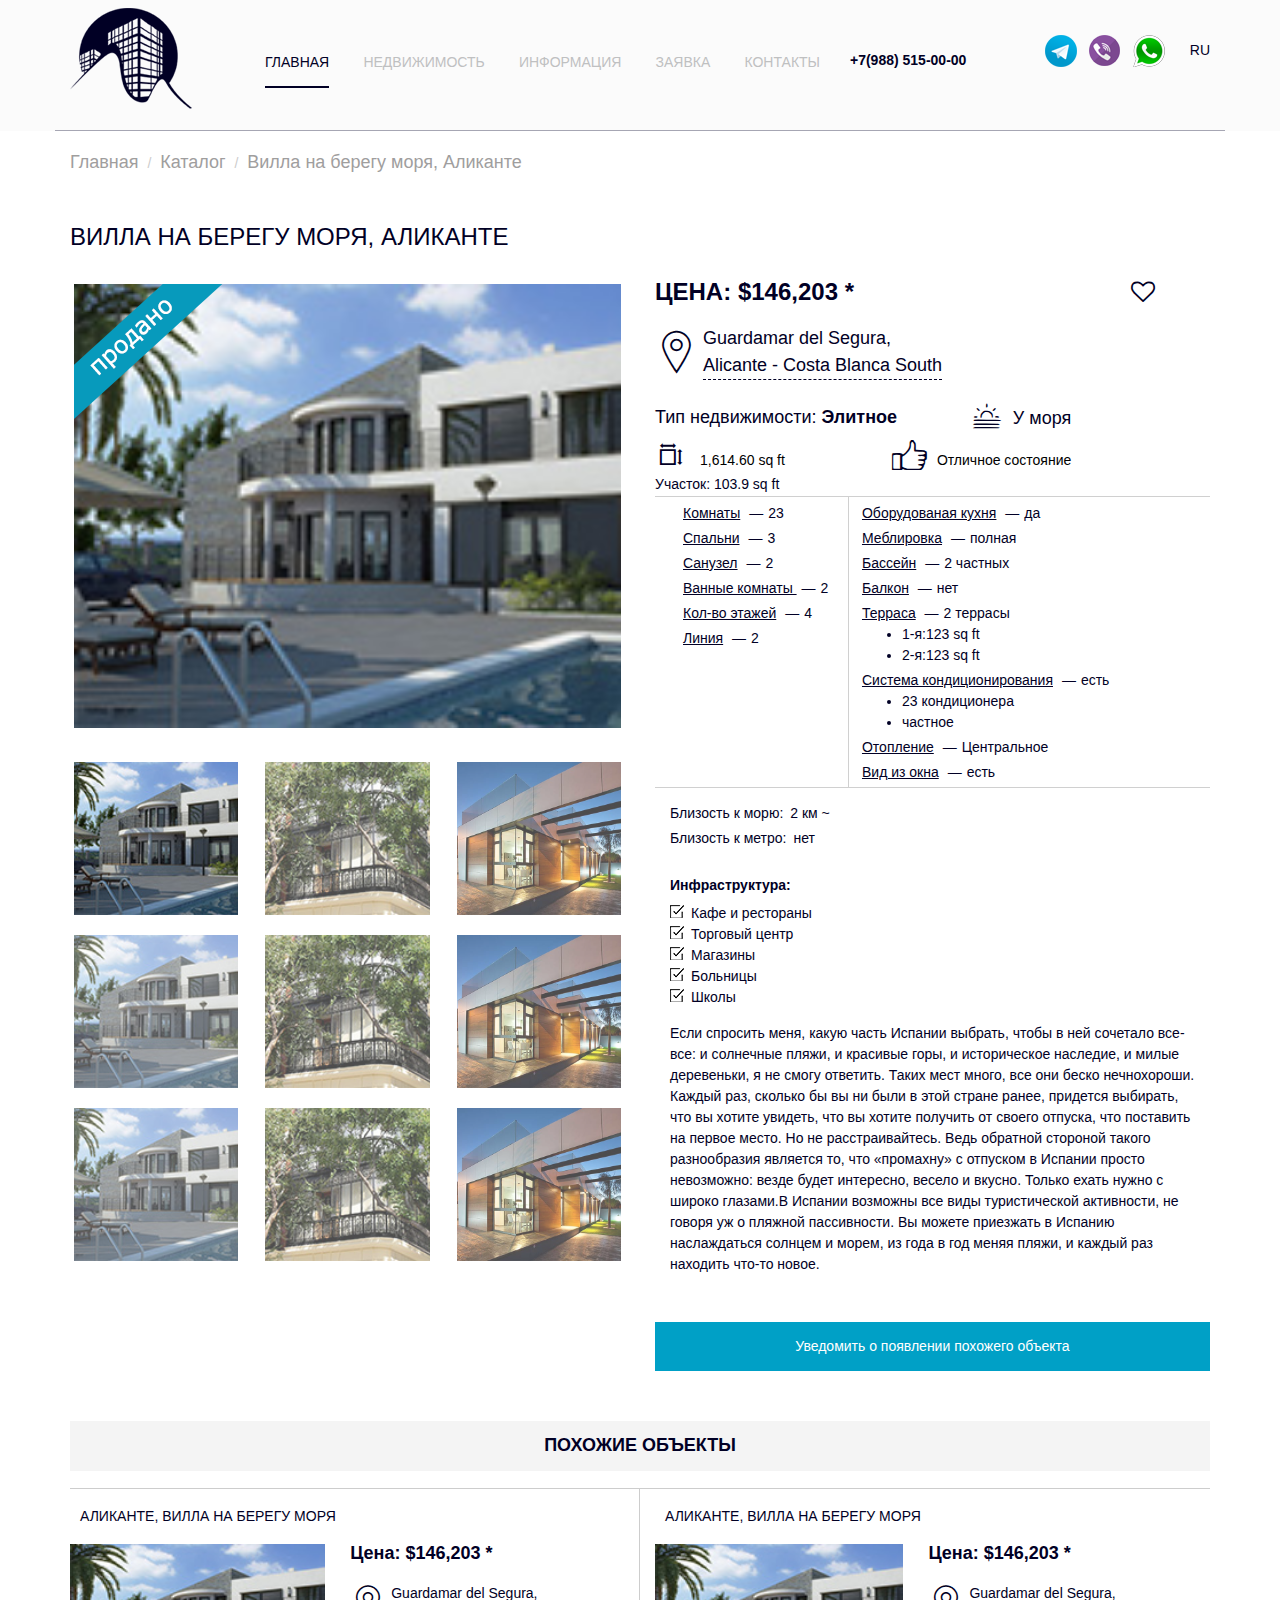
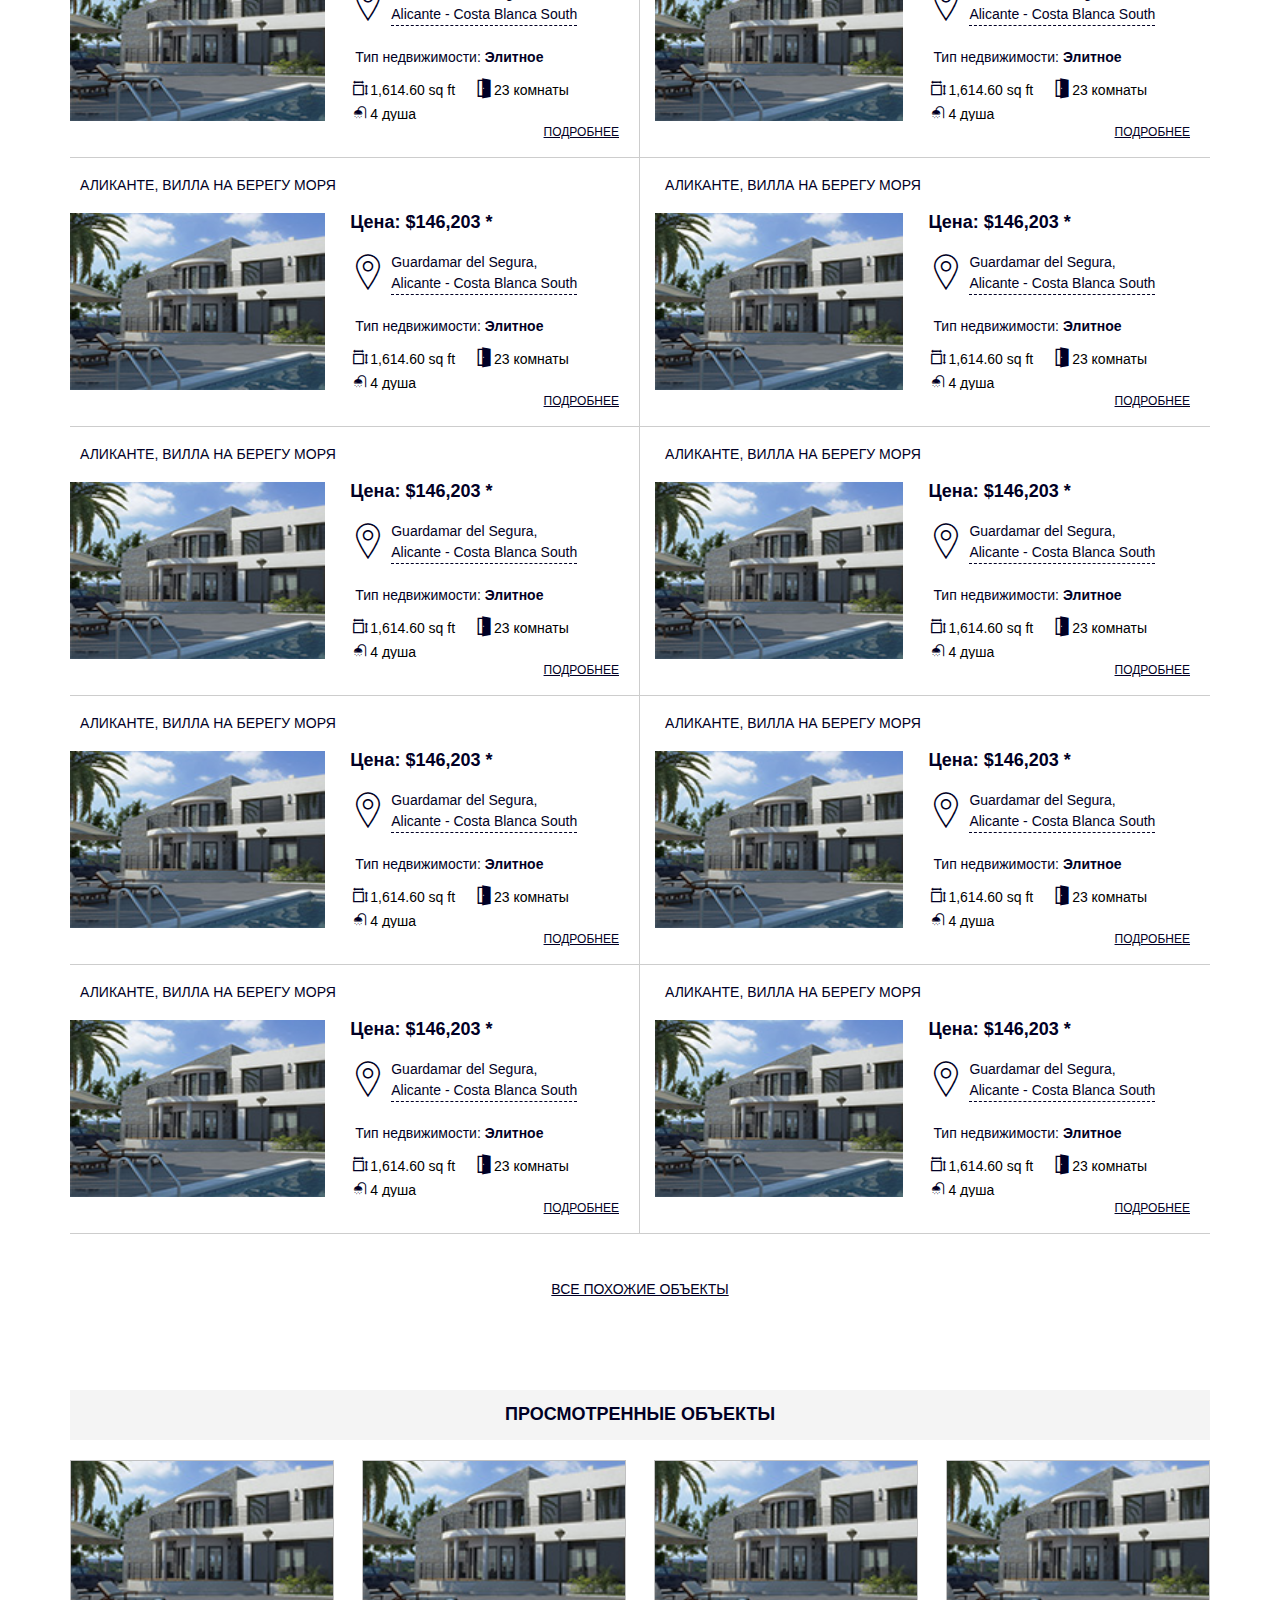
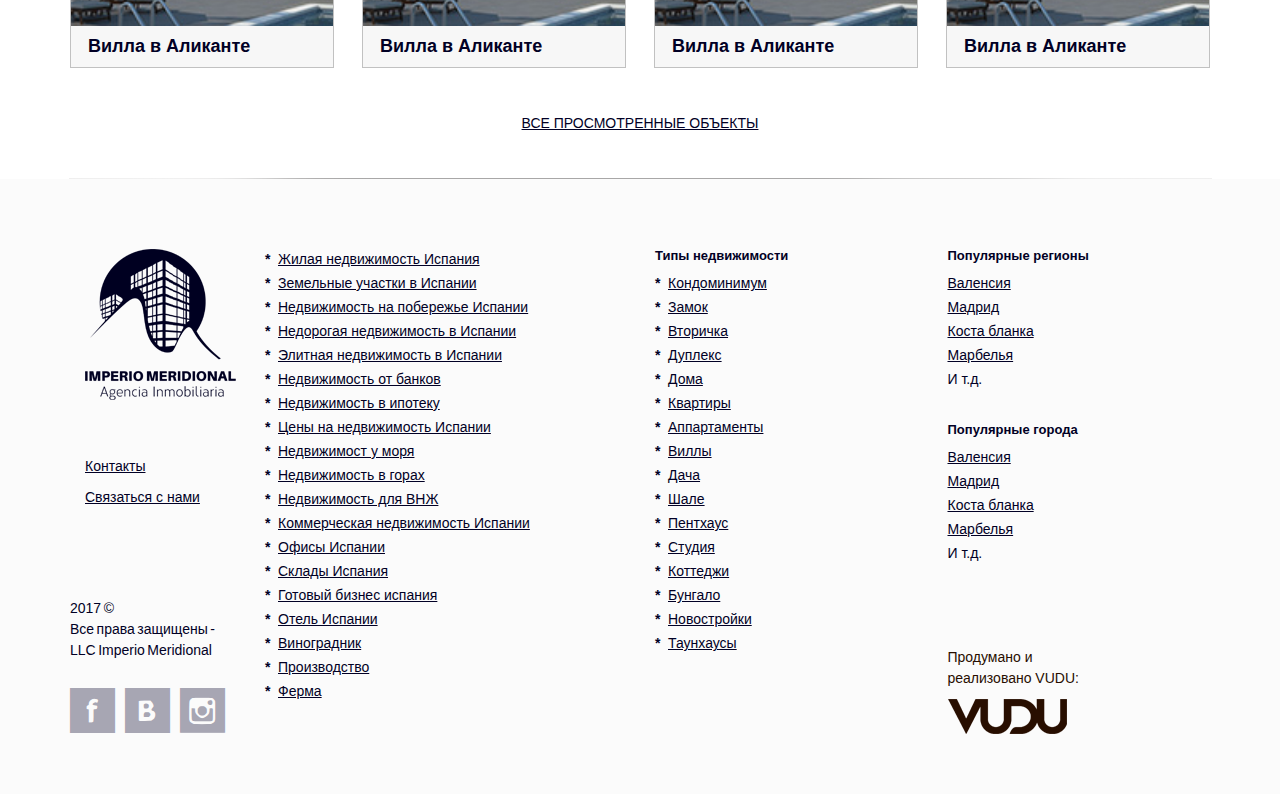
<file: sold.html>
<!DOCTYPE html>
<html lang="en">
<head>
	<meta charset="UTF-8">
	<meta name="viewport" content="width=device-width, initial-scale=1.0">
	<meta http-equiv="X-UA-Compatible" content="ie=edge">
	<title>Document</title>
	<link rel="stylesheet" href="css/bootstrap.min.css">
		<link rel="stylesheet" href="css/flexslider.css">
	<link rel="stylesheet" href="css/main.css">

	<!--[if lt IE 9]>
      <script src="https://oss.maxcdn.com/html5shiv/3.7.2/html5shiv.min.js"></script>
      <script src="https://oss.maxcdn.com/respond/1.4.2/respond.min.js"></script>
    <![endif]-->
</head>
<body>
	<div class="wrapper">
	<header class="header header_short header_short_mobile">
				<div class="container">
					<div class="row">
						<div class="col-md-2 col-sm-2 col-xs-2 ">
							<div class="header_logo">
								<a href="#">
									<img src="images/logo.png" alt="logo">
									<span>IMPERIO MERIDIONAL</span>
								</a>
							</div>
						</div>
						<div class="col-md-6 col-md-offset-0 col-sm-3 col-sm-offset-7 col-xs-3 col-xs-offset-7">
							<div class="header_navbar_block">
								<div class="header_navbar">
									<button type="button" class="navbar-toggle">
						        <span class="icon-bar"></span>
						        <span class="icon-bar"></span>
						        <span class="icon-bar"></span>
						      </button>
									 <ul class="header_nav">
										  <li class="active"><a href="#">Главная</a></li>
										   <li><a href="#">Недвижимость</a></li>
										  <li><a href="#">Информация</a></li>
										  <li><a href="#">Заявка</a></li>
										  <li><a href="#">Контакты</a></li>
										</ul>
								</div>
						</div>
						</div>
						<div class="col-md-2 header_contacts">
								<span class="phone">
									+7(988) 515-00-00
								</span>
						</div>
						<div class="col-md-2 header_icon">
								<ul class="header_icon_block">
									<li><a class="bg-tg" href="">Telegram</a></li>
									<li><a class="bg-v" href="">Viber</a></li>
									<li><a class="bg-wu" href="">Watsup</a></li>
								</ul>
								<div class="dropdown">
					        <a class="dropdown-toggle" data-toggle="dropdown" href="#">RU</a>
					        <ul class="dropdown-menu">
					          <li><a href="#"><i class="bg-esp"></i>Esp</a></li>
					          <li><a href="#"><i class="bg-us"></i>Eng</a></li>
					           <li><a href="#"><i class="bg-ru"></i>RU</a></li>
					        </ul>
								</div>
						</div>
					</div>
					</div>
		</header>

		<main class="main">

			<div class="breadcrumbs">
				<div class="container">
						<div class="row">
							<div class="col-md-12 col-sm-12 col-xs-12">
								<ul class="breadcrumb">
							    <li><a href="#">Главная</a></li>
							    <li><a href="#">Каталог</a></li>
							     <li><a href="#">Вилла на берегу моря, Аликанте</a></li>
							</ul>
							</div>
						</div>
				</div>	
			</div>

			<div class="main_product">

				<div class="main_product_header">
					<div class="container">
							<div class="row">
								<div class="col-lg-12 col-lg-offset-0 col-md-10 col-md-offset-1 col-sm-12 col-xs-12">
									<h1>Вилла на берегу моря, Аликанте</h1>
								</div>
						</div>
					</div>
				</div>

				<div class="main_product_info">
					<div class="container">
							<div class="row">
								<div class="col-lg-6 col-lg-offset-0 col-md-10 col-md-offset-1 col-sm-12">
									<div class="main_product_info_slider">

											<div class="main_product_info_slider_label">
												<img src="images/sale.png" alt="">
											</div>

										<div class="flexslider">
											<ul class="slides">
						            <li data-thumb="images/prod1.jpg">
						  	    	    <img src="images/prod1.jpg" />
						  	    		</li>
						  	    		<li data-thumb="images/prod2.jpg">
						  	    	    <img src="images/prod2.jpg" />
						  	    		</li>
						  	    		<li data-thumb="images/img1.jpg">
						  	    	    <img src="images/img1.jpg" />
						  	    		</li>
						  	    		<li data-thumb="images/prod1.jpg">
						  	    	    <img src="images/prod1.jpg" />
						  	    		</li>
						  	    		<li data-thumb="images/prod2.jpg">
						  	    	    <img src="images/prod2.jpg" />
						  	    		</li>
						  	    		<li data-thumb="images/img1.jpg">
						  	    	    <img src="images/img1.jpg" />
						  	    		</li>
						  	    		<li data-thumb="images/prod1.jpg">
						  	    	    <img src="images/prod1.jpg" />
						  	    		</li>
						  	    		<li data-thumb="images/prod2.jpg">
						  	    	    <img src="images/prod2.jpg" />
						  	    		</li>
						  	    		<li data-thumb="images/img1.jpg">
						  	    	    <img src="images/img1.jpg" />
						  	    		</li>
						          </ul>
										</div>
									</div>
								</div>

									<div class="col-lg-6 col-lg-offset-0 col-md-10 col-md-offset-1 col-sm-12">
										<div class="main_product_info_desc col-lg-12 col-md-12 col-sm-12">
											<div class="price_block col-lg-12 col-md-10 col-sm-12">
												<span>Цена:</span>
												<span class="price"><span class="symbol">$</span>146,203</span>
												<span class="bookmark">*</span>

												<div class="favorites">
													<span class="deactive_favorites">
														<span class="tooltip_fv">Добавить в избранное</span>
														<i class="icon-heart-o"></i></span>
													<span class="active_favorites">
														<span class="tooltip_fv"> 
															<img src="images/check2.png" alt="">Объект добавлен в избранное</span>
														<i class="icon-heart"></i></span>
												</div>
										</div>
										<a class="location col-lg-12 col-md-10 col-sm-10 " href="">
											<span class="icon"><i class="icon-WAqf3x8n3I"></i></span>
											<span class="desk">Guardamar del Segura, <br> Alicante - Costa Blanca South </span>
										</a>
										<div class="type col-lg-9 col-md-10 col-sm-10">
											<span class="type_text">Тип недвижимости: <strong>Элитное</strong></span>
											<span class="type_icon">
											<span class="icon"><i class="icon-UMzv9xx17F"></i></span>
											<span>У моря</span>
											</span>
										</div>
										<ul class="features col-lg-9 col-md-10 col-sm-10">
											<li>
												<span class="icon"><i class="icon-ArBukpLo"></i></span>
												<span class="black">1,614.60 sq ft </span>
											</li>
											<li>
												<span class="icon"><i class="icon-kEBsWxBUVE"></i></span>
												<span class="black">Отличное состояние</span>
											</li>
											<li  class="icon_off">
												<span>Участок:</span>
												<span>103.9 sq ft</span>
											</li>
										</ul>
										<div class="description_info_list col-lg-12 col-md-10 col-sm-10">
											<ul class="list_short">
												<li>
													<span class="dt">Комнаты</span>
   												<span class="dd">23</span>
   											</li>
   												<li>
													<span class="dt">Спальни</span>
   												<span class="dd">3</span>
   											</li>
   												<li>
													<span class="dt">Санузел</span>
   												<span class="dd">2</span>
   											</li>
   											<li>
													<span class="dt">Ванные комнаты  </span>
   												<span class="dd">2</span>
   											</li>
   											<li>
													<span class="dt">Кол-во этажей</span>
   												<span class="dd">4</span>
   											</li>
   											<li>
													<span class="dt">Линия</span>
   												<span class="dd">2</span>
   											</li>
											</ul>
											<ul class="list_long">
												 <li>
													<span class="dt">Оборудованая кухня</span>
   												<span class="dd">да</span>
   											</li>
   												<li>
													<span class="dt">Меблировка</span>
   												<span class="dd">полная</span>
   											</li>
   											 <li>
													<span class="dt">Бассейн</span>
   												<span class="dd">2 частных</span>
   											</li>
   												<li>
													<span class="dt">Балкон</span>
   												<span class="dd">нет</span>
   											</li>
   											 <li>
													<span class="dt">Терраса</span>
   												<span class="dd">2 террасы</span>
   												<ul>
   													<li><span>1-я:</span><span>123 sq ft</span></li>
   													<li><span>2-я:</span><span>123 sq ft</span></li>
   												</ul>
   											</li>
   												<li>
													<span class="dt">Система кондиционирования</span>
   												<span class="dd">есть</span>
   												<ul>
   													<li><span>23 кондиционера</span></li>
   													<li><span>частное</span></li>
   												</ul>
   											</li>
   											<li>
													<span class="dt">Отопление</span>
   												<span class="dd">Центральное</span>
   											</li>
   												<li>
													<span class="dt">Вид из окна</span>
   												<span class="dd">есть</span>
   											</li>
											</ul>
										</div>
										<ul class="description_list_second col-lg-12 col-md-10 col-sm-10">
											<li><span class="dt">Близость к морю:</span><span class="dd">2 км ~</span></li>
											<li><span class="dt">Близость к метро:</span><span class="dd">нет</span></li>
										</ul>
										<div class="description_list_infrastructure col-lg-12 col-md-10 col-sm-10">
											<h6>Инфраструктура:</h6>
											<ul>
												<li>Кафе и рестораны</li>
												<li>Торговый центр</li>
												<li>Магазины</li>
												<li>Больницы</li>
												<li>Школы</li>
											</ul>
										</div>
										<div class="main_product_text col-lg-12 col-md-12 col-sm-12">
											<p>Если спросить меня, какую часть Испании выбрать, чтобы в ней сочетало
											все-все: и солнечные пляжи, и красивые горы, и историческое наследие, 
											и милые деревеньки, я не смогу ответить. Таких мест много, все они беско
											нечнохороши. Каждый раз, сколько бы вы ни были в этой стране ранее, 
											придется выбирать, что вы хотите увидеть, что вы хотите получить от 
											своего отпуска, что поставить на первое место. Но не расстраивайтесь.
											Ведь обратной стороной такого разнообразия является то, что «промахну»
											с отпуском в Испании просто невозможно: везде будет интересно, весело 
											и вкусно. Только ехать нужно с широко глазами.В Испании возможны все
											виды туристической активности, не говоря уж о пляжной пассивности. 
											Вы можете приезжать в Испанию наслаждаться солнцем и морем, из года
											в год меняя пляжи, и каждый раз находить что-то новое.</p>
										</div>
									</div>
								</div>
								
						</div>
					</div>
				</div>


				<div class="main_product_control">
						<div class="container">
							<div class="row">
								<div class="col-lg-6 col-lg-offset-6 col-md-10 col-md-offset-1 col-sm-12">
									<div class="main_product_one_control_button">
										<span class="text">Уведомить о появлении похожего объекта</span>
									</div>
									
								</div>
							</div>
						</div>
				</div>
			</div>

			<div class="catalog_products">

				<div class="catalog_products_header_similar">
					<div class="container">
						<div class="row">
							<div class="col-md-12">
									<h3 >
										Похожие объекты
									</h3>
								</div>
							</div>
						</div>	
					</div>

					<div class="catalog_products_block">
						<div class="container">
							<div class="row">
								<div class="col-md-6 col-sm-12 catalog_products_items_left">
									<div class="catalog_products_item">
										<h5> Аликанте, вилла на берегу моря</h5>
										<div class="favorites">
												<span class="deactive_favorites">
												<span class="tooltip_fv">Добавить в избранное</span>
												<i class="icon-heart-o"></i></span>
											<span class="active_favorites">
											<span class="tooltip_fv"> 
											<img src="images/check2.png" alt="">Объект добавлен в избранное</span>
											<i class="icon-heart"></i></span>
										</div>
										<div class="catalog_products_item_block">
											<div class="img_wrapp">
												<img src="images/prod1.jpg" alt="">
											</div>
											<div class="text_wrapp">
													<div class="price_block">
															<span>Цена:</span>
																<span class="price"><span class="symbol">$</span>146,203</span>
																<span class="bookmark">*</span>
														</div>
														<a class="location" href="">
																<span class="icon"><i class="icon-WAqf3x8n3I"></i></span>
															<span class="desk black">Guardamar del Segura, <br> Alicante - Costa Blanca South </span>
														</a>
														<div class="type">
															<span>Тип недвижимости: <strong>Элитное</strong></span>
														</div>
														<ul class="features">
															<li>
																<span class="icon"><i class="icon-ArBukpLo"></i></span>
																<span class="black">1,614.60 sq ft </span>
															</li>
															<li>
																<span class="icon"><i class="icon-r8COw2Ahsn"></i></span>
																<span class="black">23 комнаты</span>
															</li>
															<li>
																<span class="icon"><i class="icon-vyKaH0adjA"></i></span>
																<span class="black">4 душа</span>
															</li>
														</ul>
													</div>
										</div>
										<div class="link">
											<a href="">
												Подробнее	
											</a>
										</div>
									</div>
									<div class="catalog_products_item">
										<h5> Аликанте, вилла на берегу моря </h5>
										<div class="favorites">
												<span class="deactive_favorites">
												<span class="tooltip_fv">Добавить в избранное</span>
												<i class="icon-heart-o"></i></span>
											<span class="active_favorites">
											<span class="tooltip_fv"> 
											<img src="images/check2.png" alt="">Объект добавлен в избранное</span>
											<i class="icon-heart"></i></span>
										</div>
										<div class="catalog_products_item_block">
											<div class="img_wrapp">
												<img src="images/prod1.jpg" alt="">
											</div>
											<div class="text_wrapp">
													<div class="price_block">
															<span>Цена:</span>
																<span class="price"><span class="symbol">$</span>146,203</span>
																<span class="bookmark">*</span>
														</div>
														<a class="location" href="">
																<span class="icon"><i class="icon-WAqf3x8n3I"></i></span>
															<span class="desk black">Guardamar del Segura, <br> Alicante - Costa Blanca South </span>
														</a>
														<div class="type">
															<span>Тип недвижимости: <strong>Элитное</strong></span>
														</div>
														<ul class="features">
															<li>
																<span class="icon"><i class="icon-ArBukpLo"></i></span>
																<span class="black">1,614.60 sq ft </span>
															</li>
															<li>
																<span class="icon"><i class="icon-r8COw2Ahsn"></i></span>
																<span class="black">23 комнаты</span>
															</li>
															<li>
																<span class="icon"><i class="icon-vyKaH0adjA"></i></span>
																<span class="black">4 душа</span>
															</li>
														</ul>
													</div>
										</div>
										<div class="link">
											<a href="">
												Подробнее	
											</a>
										</div>
									</div>
									<div class="catalog_products_item">
										<h5> Аликанте, вилла на берегу моря </h5>
										<div class="favorites">
												<span class="deactive_favorites">
												<span class="tooltip_fv">Добавить в избранное</span>
												<i class="icon-heart-o"></i></span>
											<span class="active_favorites">
											<span class="tooltip_fv"> 
											<img src="images/check2.png" alt="">Объект добавлен в избранное</span>
											<i class="icon-heart"></i></span>
										</div>
										<div class="catalog_products_item_block">
											<div class="img_wrapp">
												<img src="images/prod1.jpg" alt="">
											</div>
											<div class="text_wrapp">
													<div class="price_block">
															<span>Цена:</span>
																<span class="price"><span class="symbol">$</span>146,203</span>
																<span class="bookmark">*</span>
														</div>
														<a class="location" href="">
																<span class="icon"><i class="icon-WAqf3x8n3I"></i></span>
															<span class="desk black">Guardamar del Segura, <br> Alicante - Costa Blanca South </span>
														</a>
														<div class="type">
															<span>Тип недвижимости: <strong>Элитное</strong></span>
														</div>
														<ul class="features">
															<li>
																<span class="icon"><i class="icon-ArBukpLo"></i></span>
																<span class="black">1,614.60 sq ft </span>
															</li>
															<li>
																<span class="icon"><i class="icon-r8COw2Ahsn"></i></span>
																<span class="black">23 комнаты</span>
															</li>
															<li>
																<span class="icon"><i class="icon-vyKaH0adjA"></i></span>
																<span class="black">4 душа</span>
															</li>
														</ul>
													</div>
										</div>
										<div class="link">
											<a href="">
												Подробнее	
											</a>
										</div>
									</div>
									<div class="catalog_products_item">
										<h5> Аликанте, вилла на берегу моря </h5>
										<div class="favorites">
												<span class="deactive_favorites">
												<span class="tooltip_fv">Добавить в избранное</span>
												<i class="icon-heart-o"></i></span>
											<span class="active_favorites">
											<span class="tooltip_fv"> 
											<img src="images/check2.png" alt="">Объект добавлен в избранное</span>
											<i class="icon-heart"></i></span>
										</div>
										<div class="catalog_products_item_block">
											<div class="img_wrapp">
												<img src="images/prod1.jpg" alt="">
											</div>
											<div class="text_wrapp">
													<div class="price_block">
															<span>Цена:</span>
																<span class="price"><span class="symbol">$</span>146,203</span>
																<span class="bookmark">*</span>
														</div>
														<a class="location" href="">
																<span class="icon"><i class="icon-WAqf3x8n3I"></i></span>
															<span class="desk black">Guardamar del Segura, <br> Alicante - Costa Blanca South </span>
														</a>
														<div class="type">
															<span>Тип недвижимости: <strong>Элитное</strong></span>
														</div>
														<ul class="features">
															<li>
																<span class="icon"><i class="icon-ArBukpLo"></i></span>
																<span class="black">1,614.60 sq ft </span>
															</li>
															<li>
																<span class="icon"><i class="icon-r8COw2Ahsn"></i></span>
																<span class="black">23 комнаты</span>
															</li>
															<li>
																<span class="icon"><i class="icon-vyKaH0adjA"></i></span>
																<span class="black">4 душа</span>
															</li>
														</ul>
													</div>
										</div>
										<div class="link">
											<a href="">
												Подробнее	
											</a>
										</div>
									</div>
									<div class="catalog_products_item">
										<h5> Аликанте, вилла на берегу моря </h5>
										<div class="favorites">
												<span class="deactive_favorites">
												<span class="tooltip_fv">Добавить в избранное</span>
												<i class="icon-heart-o"></i></span>
											<span class="active_favorites">
											<span class="tooltip_fv"> 
											<img src="images/check2.png" alt="">Объект добавлен в избранное</span>
											<i class="icon-heart"></i></span>
										</div>
										<div class="catalog_products_item_block">
											<div class="img_wrapp">
												<img src="images/prod1.jpg" alt="">
											</div>
											<div class="text_wrapp">
													<div class="price_block">
															<span>Цена:</span>
																<span class="price"><span class="symbol">$</span>146,203</span>
																<span class="bookmark">*</span>
														</div>
														<a class="location" href="">
																<span class="icon"><i class="icon-WAqf3x8n3I"></i></span>
															<span class="desk black">Guardamar del Segura, <br> Alicante - Costa Blanca South </span>
														</a>
														<div class="type">
															<span>Тип недвижимости: <strong>Элитное</strong></span>
														</div>
														<ul class="features">
															<li>
																<span class="icon"><i class="icon-ArBukpLo"></i></span>
																<span class="black">1,614.60 sq ft </span>
															</li>
															<li>
																<span class="icon"><i class="icon-r8COw2Ahsn"></i></span>
																<span class="black">23 комнаты</span>
															</li>
															<li>
																<span class="icon"><i class="icon-vyKaH0adjA"></i></span>
																<span class="black">4 душа</span>
															</li>
														</ul>
													</div>
										</div>
										<div class="link">
											<a href="">
												Подробнее	
											</a>
										</div>
									</div>

								</div>
								<div class="col-md-6 col-sm-12 catalog_products_items_right">
									<div class="catalog_products_item">
										<h5> Аликанте, вилла на берегу моря </h5>
										<div class="favorites">
												<span class="deactive_favorites">
												<span class="tooltip_fv">Добавить в избранное</span>
												<i class="icon-heart-o"></i></span>
											<span class="active_favorites">
											<span class="tooltip_fv"> 
											<img src="images/check2.png" alt="">Объект добавлен в избранное</span>
											<i class="icon-heart"></i></span>
										</div>
										<div class="catalog_products_item_block">
											<div class="img_wrapp">
												<img src="images/prod1.jpg" alt="">
											</div>
											<div class="text_wrapp">
													<div class="price_block">
															<span>Цена:</span>
																<span class="price"><span class="symbol">$</span>146,203</span>
																<span class="bookmark">*</span>
														</div>
														<a class="location" href="">
																<span class="icon"><i class="icon-WAqf3x8n3I"></i></span>
															<span class="desk black">Guardamar del Segura, <br> Alicante - Costa Blanca South </span>
														</a>
														<div class="type">
															<span>Тип недвижимости: <strong>Элитное</strong></span>
														</div>
														<ul class="features">
															<li>
																<span class="icon"><i class="icon-ArBukpLo"></i></span>
																<span class="black">1,614.60 sq ft </span>
															</li>
															<li>
																<span class="icon"><i class="icon-r8COw2Ahsn"></i></span>
																<span class="black">23 комнаты</span>
															</li>
															<li>
																<span class="icon"><i class="icon-vyKaH0adjA"></i></span>
																<span class="black">4 душа</span>
															</li>
														</ul>
													</div>
										</div>
										<div class="link">
											<a href="">
												Подробнее	
											</a>
										</div>
									</div>
									<div class="catalog_products_item">
										<h5> Аликанте, вилла на берегу моря </h5>
										<div class="favorites">
												<span class="deactive_favorites">
												<span class="tooltip_fv">Добавить в избранное</span>
												<i class="icon-heart-o"></i></span>
											<span class="active_favorites">
											<span class="tooltip_fv"> 
											<img src="images/check2.png" alt="">Объект добавлен в избранное</span>
											<i class="icon-heart"></i></span>
										</div>
										<div class="catalog_products_item_block">
											<div class="img_wrapp">
												<img src="images/prod1.jpg" alt="">
											</div>
											<div class="text_wrapp">
													<div class="price_block">
															<span>Цена:</span>
																<span class="price"><span class="symbol">$</span>146,203</span>
																<span class="bookmark">*</span>
														</div>
														<a class="location" href="">
																<span class="icon"><i class="icon-WAqf3x8n3I"></i></span>
															<span class="desk black">Guardamar del Segura, <br> Alicante - Costa Blanca South </span>
														</a>
														<div class="type">
															<span>Тип недвижимости: <strong>Элитное</strong></span>
														</div>
														<ul class="features">
															<li>
																<span class="icon"><i class="icon-ArBukpLo"></i></span>
																<span class="black">1,614.60 sq ft </span>
															</li>
															<li>
																<span class="icon"><i class="icon-r8COw2Ahsn"></i></span>
																<span class="black">23 комнаты</span>
															</li>
															<li>
																<span class="icon"><i class="icon-vyKaH0adjA"></i></span>
																<span class="black">4 душа</span>
															</li>
														</ul>
													</div>
										</div>
										<div class="link">
											<a href="">
												Подробнее	
											</a>
										</div>
									</div>
									<div class="catalog_products_item">
										<h5> Аликанте, вилла на берегу моря </h5>
										<div class="favorites">
												<span class="deactive_favorites">
												<span class="tooltip_fv">Добавить в избранное</span>
												<i class="icon-heart-o"></i></span>
											<span class="active_favorites">
											<span class="tooltip_fv"> 
											<img src="images/check2.png" alt="">Объект добавлен в избранное</span>
											<i class="icon-heart"></i></span>
										</div>
										<div class="catalog_products_item_block">
											<div class="img_wrapp">
												<img src="images/prod1.jpg" alt="">
											</div>
											<div class="text_wrapp">
													<div class="price_block">
															<span>Цена:</span>
																<span class="price"><span class="symbol">$</span>146,203</span>
																<span class="bookmark">*</span>
														</div>
														<a class="location" href="">
																<span class="icon"><i class="icon-WAqf3x8n3I"></i></span>
															<span class="desk black">Guardamar del Segura, <br> Alicante - Costa Blanca South </span>
														</a>
														<div class="type">
															<span>Тип недвижимости: <strong>Элитное</strong></span>
														</div>
														<ul class="features">
															<li>
																<span class="icon"><i class="icon-ArBukpLo"></i></span>
																<span class="black">1,614.60 sq ft </span>
															</li>
															<li>
																<span class="icon"><i class="icon-r8COw2Ahsn"></i></span>
																<span class="black">23 комнаты</span>
															</li>
															<li>
																<span class="icon"><i class="icon-vyKaH0adjA"></i></span>
																<span class="black">4 душа</span>
															</li>
														</ul>
													</div>
										</div>
										<div class="link">
											<a href="">
												Подробнее	
											</a>
										</div>
									</div>
									<div class="catalog_products_item">
										<h5> Аликанте, вилла на берегу моря </h5>
										<div class="favorites">
												<span class="deactive_favorites">
												<span class="tooltip_fv">Добавить в избранное</span>
												<i class="icon-heart-o"></i></span>
											<span class="active_favorites">
											<span class="tooltip_fv"> 
											<img src="images/check2.png" alt="">Объект добавлен в избранное</span>
											<i class="icon-heart"></i></span>
										</div>
										<div class="catalog_products_item_block">
											<div class="img_wrapp">
												<img src="images/prod1.jpg" alt="">
											</div>
											<div class="text_wrapp">
													<div class="price_block">
															<span>Цена:</span>
																<span class="price"><span class="symbol">$</span>146,203</span>
																<span class="bookmark">*</span>
														</div>
														<a class="location" href="">
																<span class="icon"><i class="icon-WAqf3x8n3I"></i></span>
															<span class="desk black">Guardamar del Segura, <br> Alicante - Costa Blanca South </span>
														</a>
														<div class="type">
															<span>Тип недвижимости: <strong>Элитное</strong></span>
														</div>
														<ul class="features">
															<li>
																<span class="icon"><i class="icon-ArBukpLo"></i></span>
																<span class="black">1,614.60 sq ft </span>
															</li>
															<li>
																<span class="icon"><i class="icon-r8COw2Ahsn"></i></span>
																<span class="black">23 комнаты</span>
															</li>
															<li>
																<span class="icon"><i class="icon-vyKaH0adjA"></i></span>
																<span class="black">4 душа</span>
															</li>
														</ul>
													</div>
										</div>
										<div class="link">
											<a href="">
												Подробнее	
											</a>
										</div>
									</div>
									<div class="catalog_products_item">
										<h5> Аликанте, вилла на берегу моря </h5>
										<div class="favorites">
												<span class="deactive_favorites">
												<span class="tooltip_fv">Добавить в избранное</span>
												<i class="icon-heart-o"></i></span>
											<span class="active_favorites">
											<span class="tooltip_fv"> 
											<img src="images/check2.png" alt="">Объект добавлен в избранное</span>
											<i class="icon-heart"></i></span>
										</div>
										<div class="catalog_products_item_block">
											<div class="img_wrapp">
												<img src="images/prod1.jpg" alt="">
											</div>
											<div class="text_wrapp">
													<div class="price_block">
															<span>Цена:</span>
																<span class="price"><span class="symbol">$</span>146,203</span>
																<span class="bookmark">*</span>
														</div>
														<a class="location" href="">
																<span class="icon"><i class="icon-WAqf3x8n3I"></i></span>
															<span class="desk black">Guardamar del Segura, <br> Alicante - Costa Blanca South </span>
														</a>
														<div class="type">
															<span>Тип недвижимости: <strong>Элитное</strong></span>
														</div>
														<ul class="features">
															<li>
																<span class="icon"><i class="icon-ArBukpLo"></i></span>
																<span class="black">1,614.60 sq ft </span>
															</li>
															<li>
																<span class="icon"><i class="icon-r8COw2Ahsn"></i></span>
																<span class="black">23 комнаты</span>
															</li>
															<li>
																<span class="icon"><i class="icon-vyKaH0adjA"></i></span>
																<span class="black">4 душа</span>
															</li>
														</ul>
													</div>
										</div>
										<div class="link">
											<a href="">
												Подробнее	
											</a>
										</div>
									</div>
								</div>
							</div>
						</div>	
					</div>

			</div>


			<div class="catalog_similar_link">
				<div class="container">
					<div class="row">
						<div class="col-md-12">
							<a href="">Все похожие объекты</a>
							</div>
						</div>
				</div>
			</div>

			<div class="viewed">
				<div class="viewed_header">
					<div class="container">
						<div class="row">
							<div class="col-md-12">
									<h4 >
										Просмотренные объекты
									</h4>
								</div>
							</div>
						</div>	
				</div>
				<div class="viewed_main">
					<div class="container">
						<div class="row">
							<div class="col-md-12 viewed_main_item_block">
								<div class="viewed_main_item">
									<a href="">
										<div class="viewed_main_item_img"><img src="images/prod1.jpg" alt=""></div>
										<span class="viewed_main_item_text">Вилла в Аликанте </span>
									</a>
								</div>
							
							
								<div class="viewed_main_item">
									<a href="">
										<div class="viewed_main_item_img"><img src="images/prod1.jpg" alt=""></div>
										<span class="viewed_main_item_text">Вилла в Аликанте </span>
									</a>
								</div>
							
							
								<div class="viewed_main_item">
									<a href="">
										<div class="viewed_main_item_img"><img src="images/prod1.jpg" alt=""></div>
										<span class="viewed_main_item_text">Вилла в Аликанте </span>
									</a>
								</div>
							
								<div class="viewed_main_item">
									<a href="">
										<div class="viewed_main_item_img"><img src="images/prod1.jpg" alt=""></div>
										<span class="viewed_main_item_text">Вилла в Аликанте </span>
									</a>
								</div>
							</div>
						</div>
						</div>	
				</div>
				<div class="viewed_link">
					<div class="container">
					<div class="row">
						<div class="col-md-12">
							<a href="">Все просмотренные объекты</a>
							</div>
						</div>
				</div>
				</div>
			</div>
			
		</main>

		<footer class="footer footer_gray">
				<div class="container">
					<div class="row">
						<div class="col-md-3 col-lg-2 col-sm-9 col-xs-10 footer_left_block">
								<div class="footer_logo col-md-12 col-sm-4 col-xs-3">
								<a href="#">
									<img src="images/logo2.png" alt="logo">
									<span>IMPERIO MERIDIONAL</span>
								</a>
							</div>
							<div class="footer_contacts col-md-12 col-sm-4 col-xs-3">
								<a href="#">
									Контакты
								</a>
								<a href="#">
									Связаться с нами
								</a>
							</div>
							<div class="footer_center_block col-md-12 col-sm-4 col-xs-5">
							<div class="footer_copyright">
								<span>
									2017 © 
								</span>
								<span>
									Все права защищены - 
									LLC Imperio Meridional
								</span>
							</div>
							<div class="footer_social">
								<a href=""><i class="icon-raEx3q0gKJ"></i></a>
								<a href=""><i class="icon-ipIXFU8DEO"></i></a>
								<a href=""><i class="icon-EIAXh26hsl"></i></a>

							</div>
							</div>
						</div>
						<div class="col-lg-4 col-md-4 visible-md visible-lg">
							<ul class="main_footer_links">
								<li><a href="">Жилая недвижимость Испания</a></li>
								<li><a href="">Земельные участки в Испании</a></li>
								<li><a href="">Недвижимость на побережье Испании</a></li>
								<li><a href="">Недорогая недвижимость в Испании</a></li>
								<li><a href="">Элитная недвижимость в Испании</a></li>
								<li><a href="">Недвижимость от банков</a></li>
								<li><a href="">Недвижимость в ипотеку</a></li>
								<li><a href="">Цены на недвижимость Испании</a></li>
								<li><a href="">Недвижимост у моря</a></li>
								<li><a href="">Недвижимость в горах</a></li>
								<li><a href="">Недвижимость для ВНЖ</a></li>
								<li><a href="">Коммерческая недвижимость Испании</a></li>
								<li><a href="">Офисы Испании</a></li>
								<li><a href="">Склады Испания</a></li>
								<li><a href="">Готовый бизнес испания</a></li>
								<li><a href="">Отель Испании</a></li>
								<li><a href="">Виноградник</a></li>
								<li><a href="">Производство</a></li>
								<li><a href="">Ферма</a></li>
							</ul>
					 	</div>
					 	<div class="col-lg-2 col-md-2 visible-md visible-lg">
					 		<div class="footer_links_type">
					 			<h6>Типы недвижимости</h6>
								<ul>
									<li><a href="">Кондоминимум</a></li>
									<li><a href="">Замок</a></li>
									<li><a href="">Вторичка</a></li>
									<li><a href="">Дуплекс</a></li>
									<li><a href="">Дома</a></li>
									<li><a href="">Квартиры</a></li>
									<li><a href="">Аппартаменты</a></li>
									<li><a href="">Виллы</a></li>
									<li><a href="">Дача</a></li>
									<li><a href="">Шале</a></li>
									<li><a href="">Пентхаус</a></li>
									<li><a href="">Студия</a></li>
									<li><a href="">Коттеджи</a></li>
									<li><a href="">Бунгало</a></li>
									<li><a href="">Новостройки</a></li>
									<li><a href="">Таунхаусы</a></li>
								</ul>
					 		</div>
					 	</div>
					 	 	<div class="col-lg-2 col-md-2 col-lg-offset-1  col-sm-3 col-xs-2 footer_right_block">
							<div class="footer_links_regions">
					 			<h6>Популярные регионы</h6>
								<ul>
									<li><a href="">Валенсия</a></li>
									<li><a href="">Мадрид</a></li>
									<li><a href="">Коста бланка</a></li>
									<li><a href="">Марбелья</a></li>
									<li><a href="">И т.д.</a></li>
								</ul>
					 		</div>
					 		<div class="footer_links_regions">
					 			<h6>Популярные города</h6>
								<ul>
									<li><a href="">Валенсия</a></li>
									<li><a href="">Мадрид</a></li>
									<li><a href="">Коста бланка</a></li>
									<li><a href="">Марбелья</a></li>
									<li><a href="">И т.д.</a></li>
								</ul>
					 		</div>
					 		<div class="footer_dev_link">
								<a href="">
									<span>Продумано и реализовано VUDU:</span>
									<img src="images/vudu.png" alt="">
								</a>
					 		</div>
					 	 </div>
					</div>
				</div>
		</footer>


	</div>	
		<div class="popup_favorites">
			<div class="popup_favorites_count">
				<span class="count">1</span>
				<span class="text">Объект</span>
			</div>
			<a href="" class="popup_favorites_link">Перейти в избранное</a>
			<span class="popup_favorites_button">Отправить заявку</span>
			<span class="popup_favorites_close">x</span>
		</div>
	 <script src="https://code.jquery.com/jquery-2.2.4.min.js"></script>
   <script src="js/bootstrap.min.js"></script>
   <script src="js/jquery.flexslider-min.js"></script>
    <script src="js/imperio.js"></script>
		
</body>

</html>
</file>
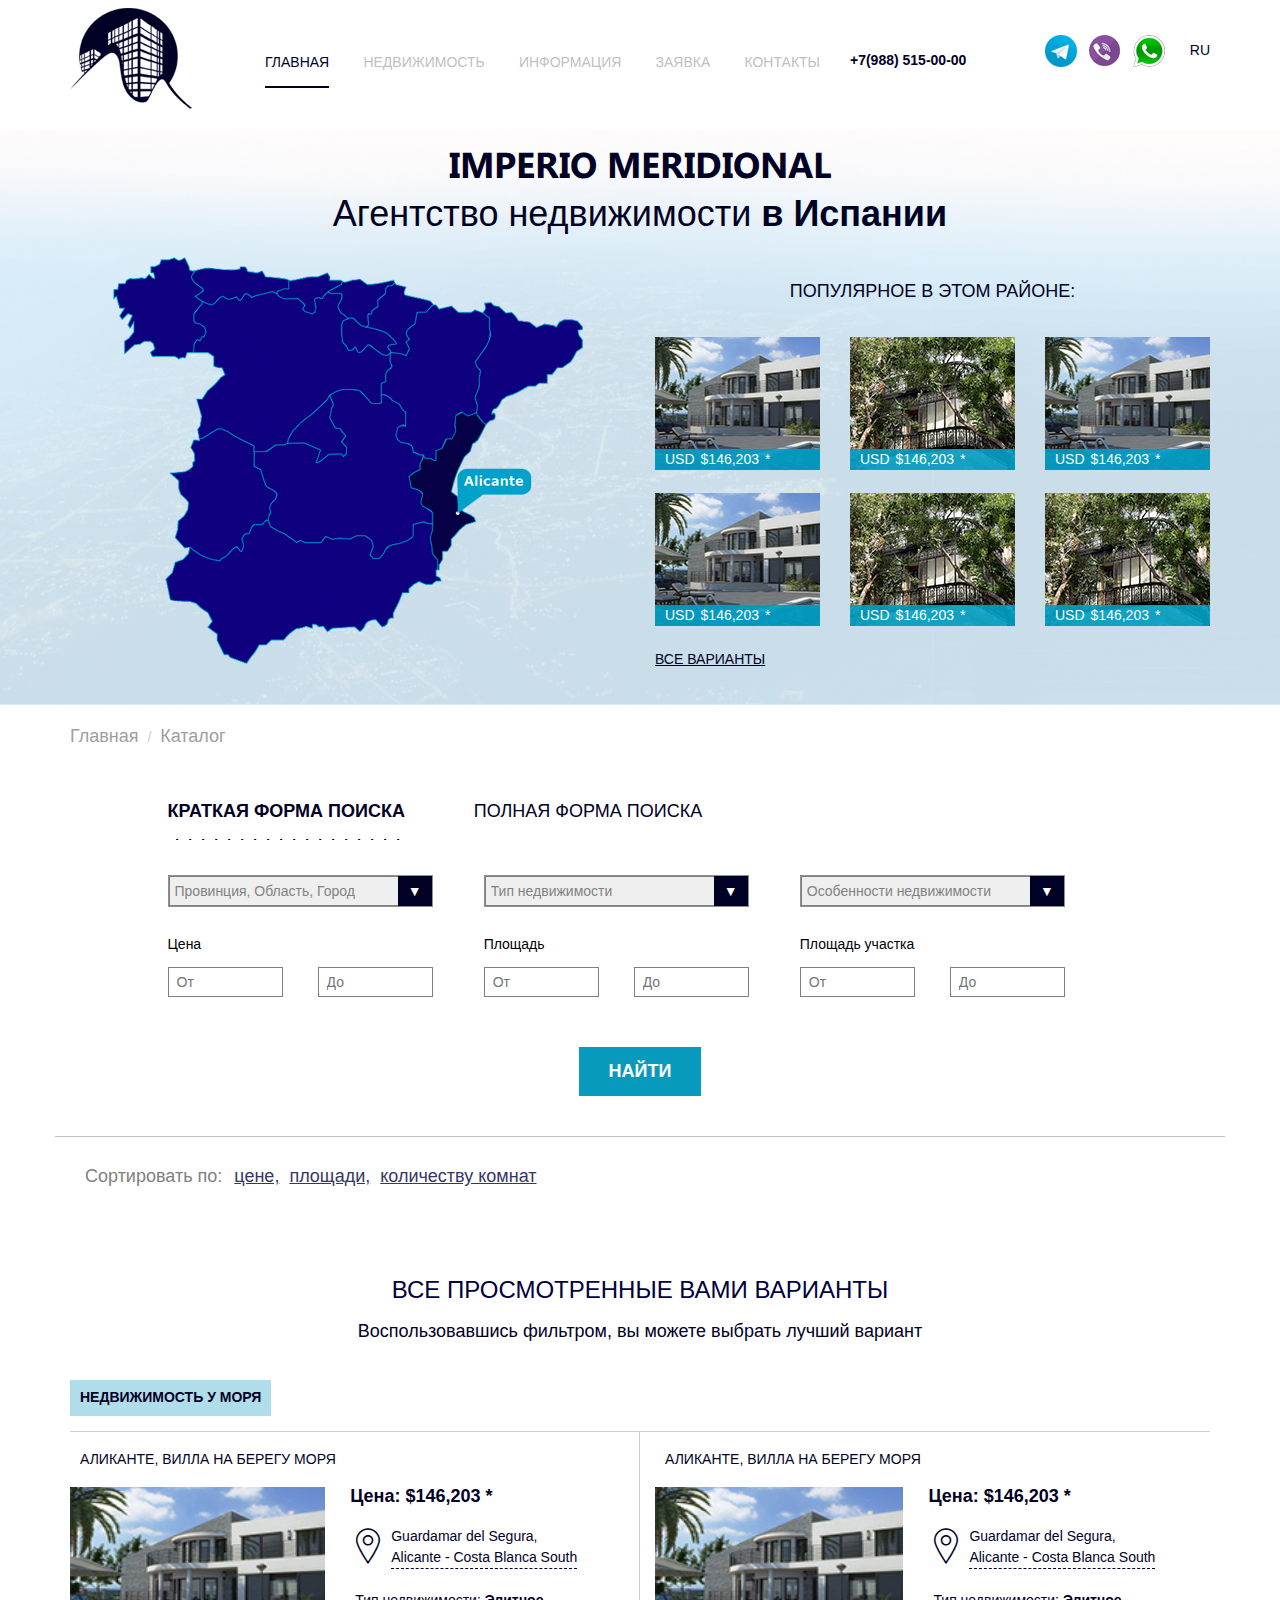
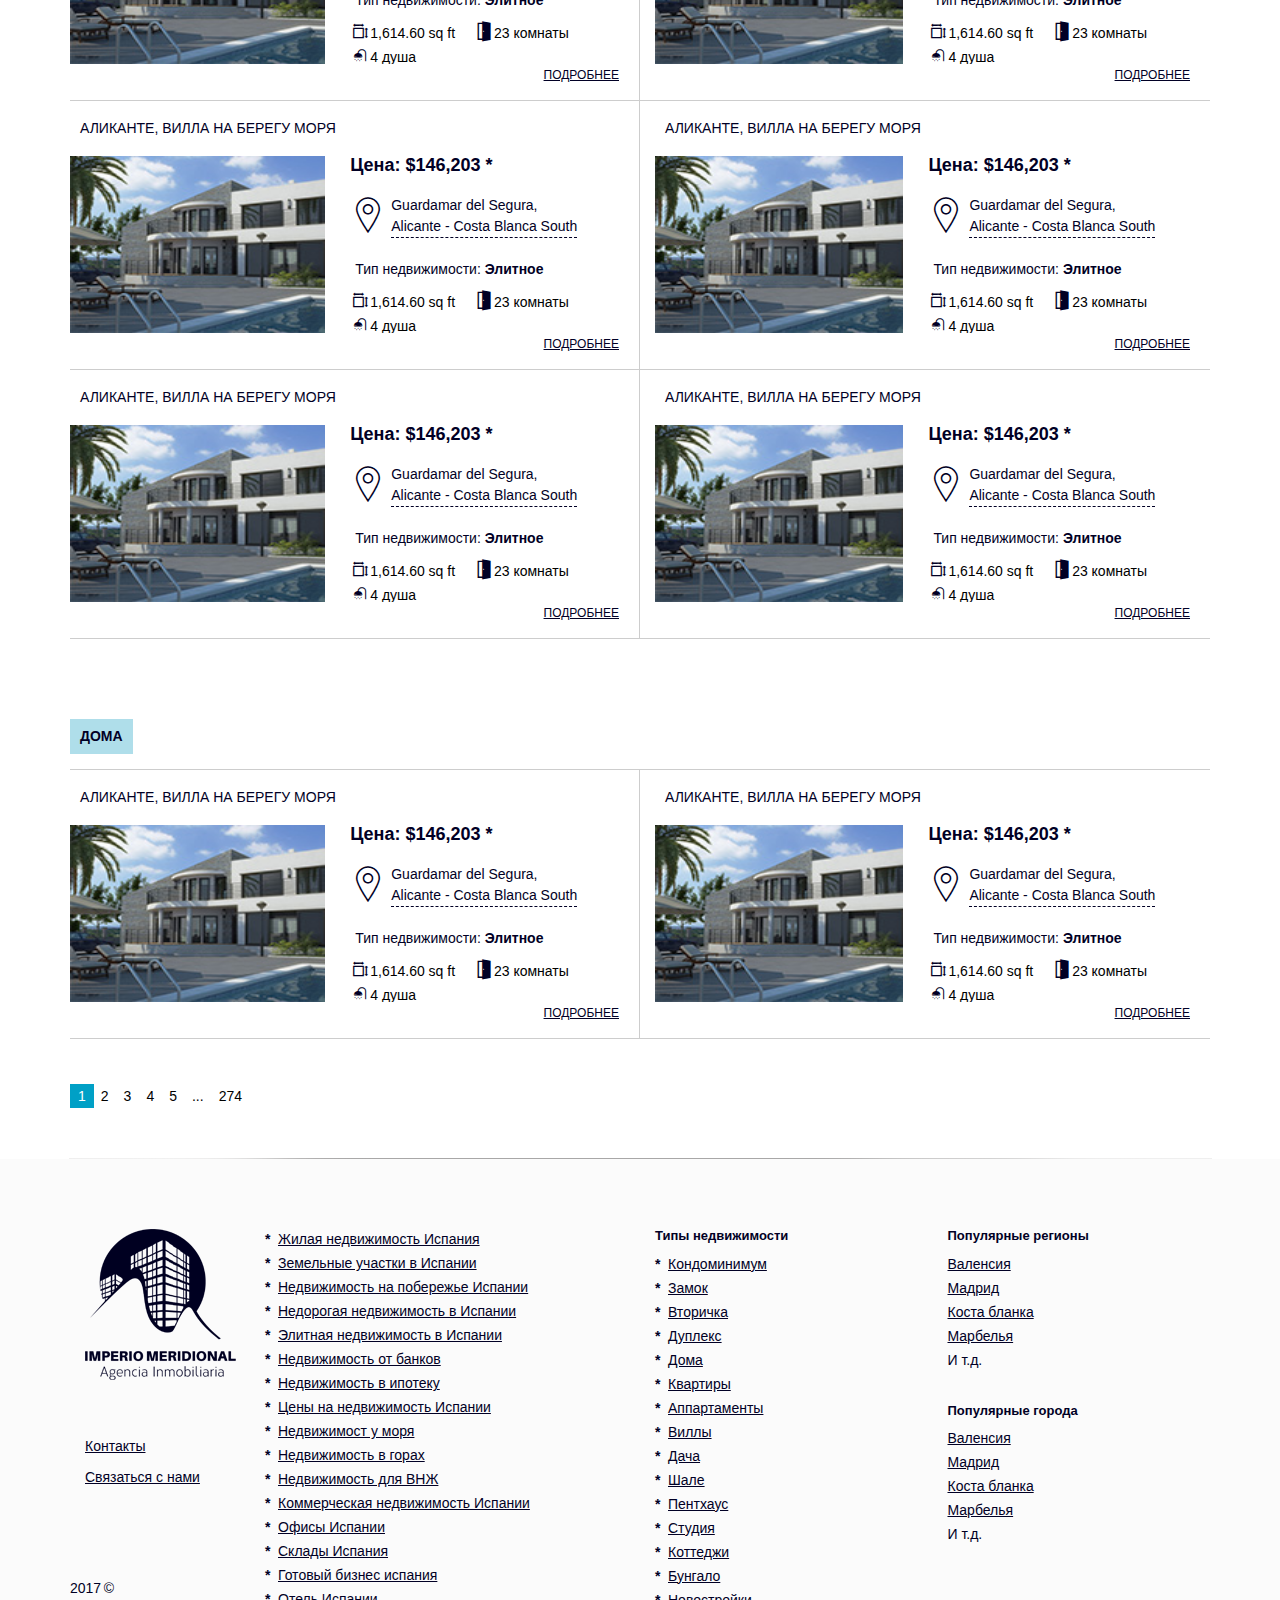
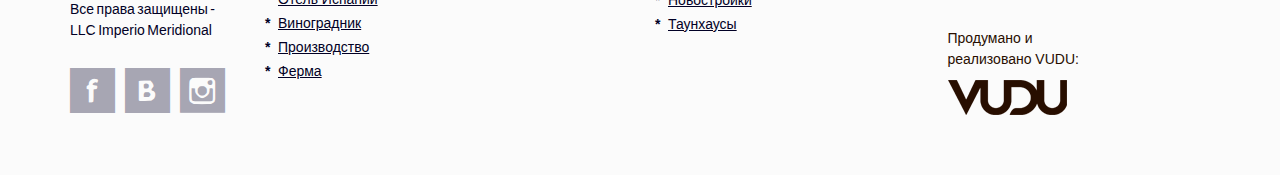
<file: viewed.html>
<!DOCTYPE html>
<html lang="en">
<head>
	<meta charset="UTF-8">
	<meta name="viewport" content="width=device-width, initial-scale=1.0">
	<meta http-equiv="X-UA-Compatible" content="ie=edge">
	<title>Document</title>
	<link rel="stylesheet" href="css/bootstrap.min.css">
	<link rel="stylesheet" href="css/main.css">

	<!--[if lt IE 9]>
      <script src="https://oss.maxcdn.com/html5shiv/3.7.2/html5shiv.min.js"></script>
      <script src="https://oss.maxcdn.com/respond/1.4.2/respond.min.js"></script>
    <![endif]-->
</head>
<body>
	<div class="wrapper">

		<header class="header header_short_mobile">
				<div class="container">
					<div class="row">
						<div class="col-md-2 col-sm-2 col-xs-2 ">
							<div class="header_logo">
								<a href="#">
									<img src="images/logo.png" alt="logo">
									<span>IMPERIO MERIDIONAL</span>
								</a>
							</div>
						</div>
						<div class="col-md-6 col-md-offset-0 col-sm-3 col-sm-offset-7 col-xs-3 col-xs-offset-7">
							<div class="header_navbar_block">
								<div class="header_navbar">
									<button type="button" class="navbar-toggle">
						        <span class="icon-bar"></span>
						        <span class="icon-bar"></span>
						        <span class="icon-bar"></span>
						      </button>
									 <ul class="header_nav">
										  <li class="active"><a href="#">Главная</a></li>
										   <li><a href="#">Недвижимость</a></li>
										  <li><a href="#">Информация</a></li>
										  <li><a href="#">Заявка</a></li>
										  <li><a href="#">Контакты</a></li>
										</ul>
								</div>
						</div>
						</div>
						<div class="col-md-2 header_contacts">
								<span class="phone">
									+7(988) 515-00-00
								</span>
						</div>
						<div class="col-md-2 header_icon">
								<ul class="header_icon_block">
									<li><a class="bg-tg" href="">Telegram</a></li>
									<li><a class="bg-v" href="">Viber</a></li>
									<li><a class="bg-wu" href="">Watsup</a></li>
								</ul>
								<div class="dropdown">
					        <a class="dropdown-toggle" data-toggle="dropdown" href="#">RU</a>
					        <ul class="dropdown-menu">
					          <li><a href="#"><i class="bg-esp"></i>Esp</a></li>
					          <li><a href="#"><i class="bg-us"></i>Eng</a></li>
					           <li><a href="#"><i class="bg-ru"></i>RU</a></li>
					        </ul>
								</div>
						</div>
					</div>
					</div>
		</header>

		<main class="main main_separator">
			<div class="promo_map visible-lg visible-md">
				<div class="promo_map_header">
					<div class="container">
						<div class="row">
							<div class="col-md-12">
								<h1>
									<em>Imperio Meridional</em> 
									<span>
										Агентство недвижимости <strong>в Испании</strong>
									</span>
								</h1>
							</div>
						</div>
							<div class="row">
							<div class="col-md-6">
								<div class="map_block">
										<img src="images/map.png" alt="">
								</div>
							</div>
							<div class="col-md-6">
								<div class="map_product">
										<h3>Популярное в этом районе:</h3>
										<div class="map_product_block">
											<div class="row">
												<div class="col-md-4">
													<div class="map_product_block_item">
															<img src="images/prod1.jpg" alt="">
															<div class="map_product_block_item_price">
																<span class="currency">usd</span>
																<span class="price"><span class="symbol">$</span>146,203</span>
																<span class="bookmark">*</span>
															</div>
													</div>
													<div class="map_product_block_item">
															<img src="images/prod1.jpg" alt="">
															<div class="map_product_block_item_price">
																<span class="currency">usd</span>
																<span class="price"><span class="symbol">$</span>146,203</span>
																<span class="bookmark">*</span>
															</div>
													</div>
												</div>
												<div class="col-md-4">
													<div class="map_product_block_item">
															<img src="images/prod2.jpg" alt="">
															<div class="map_product_block_item_price">
																<span class="currency">usd</span>
																<span class="price"><span class="symbol">$</span>146,203</span>
																<span class="bookmark">*</span>
															</div>
													</div>
													<div class="map_product_block_item">
															<img src="images/prod2.jpg" alt="">
															<div class="map_product_block_item_price">
																<span class="currency">usd</span>
																<span class="price"><span class="symbol">$</span>146,203</span>
																<span class="bookmark">*</span>
															</div>
													</div>
												</div>
												<div class="col-md-4">
													<div class="map_product_block_item">
															<img src="images/prod1.jpg" alt="">
															<div class="map_product_block_item_price">
																<span class="currency">usd</span>
																<span class="price"><span class="symbol">$</span>146,203</span>
																<span class="bookmark">*</span>
															</div>
													</div>
													<div class="map_product_block_item">
															<img src="images/prod2.jpg" alt="">
															<div class="map_product_block_item_price">
																<span class="currency">usd</span>
																<span class="price"><span class="symbol">$</span>146,203</span>
																<span class="bookmark">*</span>
															</div>
													</div>
												</div>
											</div>
										</div>
										<a href="">Все варианты</a>
								</div>
							</div>
					</div>
				</div>
			</div>	
			</div>

			<div class="breadcrumbs">
				<div class="container">
						<div class="row">
							<div class="col-md-12 col-sm-12 col-xs-12">
								<ul class="breadcrumb">
							    <li><a href="#">Главная</a></li>
							    <li><a href="#">Каталог</a></li>
							</ul>
							</div>
						</div>
				</div>	
			</div>

		<div class="catalog_search">
				<div class="container">
						<div class="row">
							<div class="col-md-10 col-md-offset-1 col-sm-10 col-sm-offset-1 col-xs-12">
								
								<form class="catalog_search_form" action="1" method="POST" role="form">
									<div class="catalog_search_form_tabs">
											<span class="short_form active">Краткая форма поиска</span>
											<span class="full_form">Полная форма поиска</span>
									</div>

									<div class="form-group">
										<div class="form_group_select">
											<div class="form_group_select_block">
											<select name="" >
												 <option selected disabled>Провинция, Область, Город</option>
										    <option value="Валенсия">Валенсия</option>
										    <option  value="Аликанте">Аликанте</option>
											</select>
											</div>
											<div class="form_group_select_block">
											<select name="" >
												 <option selected disabled>Тип недвижимости</option>
										    <option value="Квартира">Квартира</option>
										    <option  value="Дом">Дом</option>
											</select>
											</div>
											<div class="form_group_select_block">
											<select name="" >
												 <option selected disabled>Особенности недвижимости</option>
										    <option value="test1">test1</option>
										    <option  value="test2">test2</option>
											</select>
											</div>
											<div class="form_group_input_two">
												<h6>Цена</h6>
												<div class="input_block">
													<input type="text" placeholder="От"  value="" >
													<input type="text" placeholder="До"  value="" >
												</div>
											</div>
											<div class="form_group_input_two">
												<h6>Площадь</h6>
												<div class="input_block">
													<input type="text" placeholder="От"  value="" >
													<input type="text" placeholder="До"  value="" >
												</div>
											</div>
											<div class="form_group_input_two">
												<h6>Площадь участка</h6>
												<div class="input_block">
													<input type="text" placeholder="От"  value="" >
													<input type="text" placeholder="До"  value="" >
												</div>
											</div>
										</div>
										<div class="form_block_full">
											<div class="form_group_input">
												<div class="form_group_input_two">
													<h6>Колличество комнат:</h6>
													<div class="input_block">
														<input type="text" placeholder="От"  value="" >
														<input type="text" placeholder="До"  value="" >
													</div>
												</div>
												<div class="form_group_input_two">
													<h6>Колличество ванных комнат:</h6>
													<div class="input_block">
														<input type="text" placeholder="От"  value="" >
														<input type="text" placeholder="До"  value="" >
													</div>
												</div>
												<div class="form_group_input_two">
													<h6>Колличество этажей:</h6>
													<div class="input_block">
														<input type="text" placeholder="От"  value="" >
														<input type="text" placeholder="До"  value="" >
													</div>
												</div>
												<div class="form_group_input_two form_group_input_two_last">
													<h6>Год постройки:</h6>
													<div class="input_block">
														<input type="text" placeholder="От"  value="" >
														<input type="text" placeholder="До"  value="" >
													</div>
												</div>
												<div class="form_group_checkbox">
												
												<ul class="checkbox_grop">
													<li>
														<input type="checkbox" class="css-checkbox" id="checkboxG5" checked="checked" value="">
														<label for="checkboxG5" class="css-label">
														</label>
														<span>Терраса</span>
													</li>

													<li>
														<input type="checkbox" class="css-checkbox" id="checkbox1"  value="">
														<label for="checkbox1" class="css-label">
														</label>
														<span>Балкон</span>
													</li>
														<li>
														<input type="checkbox" class="css-checkbox" id="checkbox2" " value="">
														<label for="checkbox2" class="css-label">
														</label>
														<span>Близость к морю</span>
													
													</li>
													<li>
														<input type="checkbox" class="css-checkbox" id="checkbox4"  value="">
														<label for="checkbox4" class="css-label">
														</label>
														<span>Отопление</span>
													</li>
													<li>
														<input type="checkbox" class="css-checkbox" id="checkbox5"  value="">
														<label for="checkbox5" class="css-label">
														</label>
														<span>Теннисный корт</span>
													</li>
														<li>
														<input type="checkbox" class="css-checkbox" id="checkbox6"  value="">
														<label for="checkbox6" class="css-label">
														</label>
															<span>Близость к метро</span>
													
													</li>
													<li>
														<input type="checkbox" class="css-checkbox" id="checkbox7"  value="">
														<label for="checkbox7" class="css-label">
														</label>
															<span>Мебелировка</span>
													</li>

													<li>
														<input type="checkbox" class="css-checkbox" id="checkbox8"  value="">
														<label for="checkbox8" class="css-label">
														</label>
														<span>Бассейн</span>
													</li>
														<li>
														<input type="checkbox" class="css-checkbox" id="checkbox9"  value="">
														<label for="checkbox9" class="css-label">
														</label>
														<span>Близость к горам</span>
													</li>
												</ul>

											

												
												</div>
												</div>
											</div>

										</div>
									</div>
									<div class="catalog_search_form_button">
											<button type="submit" class="btn btn-primary">Найти</button>
									</div>
									<div class="catalog_search_form_list">
										
									</div>
								</form>
							</div>
						</div>
				</div>	

			<div class="catalog_search_control_list">
					<div class="container">
						<div class="row">
							<div class="col-md-12 col-sm-12 col-xs-12">
								<div class="catalog_search_control_list_block">
										<h5>Сортировать по:</h5>
										<ul>
											<li>цене,</li>
											<li>площади,</li>
											<li>количеству комнат</li>
										</ul>
								</div>
							</div>
					</div>
				</div>
			</div>

			<div class="catalog_products">
				<div class="catalog_products_header_viewed">
					<div class="container">
						<div class="row">
							<div class="col-md-12 col-sm-12 col-xs-12">
									<h3>
										ВСЕ ПРОСМОТРЕННЫЕ ВАМИ ВАРИАНТЫ
									</h3>
									<p>Воспользовавшись фильтром, вы можете выбрать лучший вариант </p>
								</div>
							</div>
						</div>	
					</div>
					<div class="catalog_products_block_viewed">
						<div class="catalog_products_block_subtitle">
							<div class="container">
							<div class="row">
									<div class="col-md-12">
										<h4>Недвижимость у моря</h4>
									</div>
								</div>
							</div>
						</div>
						<div class="container">
							<div class="row">
								
									<div class="col-md-6 col-sm-12 catalog_products_items_left">

									<div class="catalog_products_item">
										<h5> Аликанте, вилла на берегу моря</h5>
										<div class="favorites">
												<span class="deactive_favorites">
												<span class="tooltip_fv">Добавить в избранное</span>
												<i class="icon-heart-o"></i></span>
											<span class="active_favorites">
											<span class="tooltip_fv"> 
											<img src="images/check2.png" alt="">Объект добавлен в избранное</span>
											<i class="icon-heart"></i></span>
										</div>
										<div class="catalog_products_item_block">
											<div class="img_wrapp">
												<img src="images/prod1.jpg" alt="">
											</div>
											<div class="text_wrapp">
													<div class="price_block">
															<span>Цена:</span>
																<span class="price"><span class="symbol">$</span>146,203</span>
																<span class="bookmark">*</span>
														</div>
														<a class="location" href="">
																<span class="icon"><i class="icon-WAqf3x8n3I"></i></span>
															<span class="desk black">Guardamar del Segura, <br> Alicante - Costa Blanca South </span>
														</a>
														<div class="type">
															<span>Тип недвижимости: <strong>Элитное</strong></span>
														</div>
														<ul class="features">
															<li>
																<span class="icon"><i class="icon-ArBukpLo"></i></span>
																<span class="black">1,614.60 sq ft </span>
															</li>
															<li>
																<span class="icon"><i class="icon-r8COw2Ahsn"></i></span>
																<span class="black">23 комнаты</span>
															</li>
															<li>
																<span class="icon"><i class="icon-vyKaH0adjA"></i></span>
																<span class="black">4 душа</span>
															</li>
														</ul>
													</div>
										</div>
										<div class="link">
											<a href="">
												Подробнее	
											</a>
										</div>
									</div>
									<div class="catalog_products_item">
										<h5> Аликанте, вилла на берегу моря </h5>
										<div class="favorites">
												<span class="deactive_favorites">
												<span class="tooltip_fv">Добавить в избранное</span>
												<i class="icon-heart-o"></i></span>
											<span class="active_favorites">
											<span class="tooltip_fv"> 
											<img src="images/check2.png" alt="">Объект добавлен в избранное</span>
											<i class="icon-heart"></i></span>
										</div>
										<div class="catalog_products_item_block">
											<div class="img_wrapp">
												<img src="images/prod1.jpg" alt="">
											</div>
											<div class="text_wrapp">
													<div class="price_block">
															<span>Цена:</span>
																<span class="price"><span class="symbol">$</span>146,203</span>
																<span class="bookmark">*</span>
														</div>
														<a class="location" href="">
																<span class="icon"><i class="icon-WAqf3x8n3I"></i></span>
															<span class="desk black">Guardamar del Segura, <br> Alicante - Costa Blanca South </span>
														</a>
														<div class="type">
															<span>Тип недвижимости: <strong>Элитное</strong></span>
														</div>
														<ul class="features">
															<li>
																<span class="icon"><i class="icon-ArBukpLo"></i></span>
																<span class="black">1,614.60 sq ft </span>
															</li>
															<li>
																<span class="icon"><i class="icon-r8COw2Ahsn"></i></span>
																<span class="black">23 комнаты</span>
															</li>
															<li>
																<span class="icon"><i class="icon-vyKaH0adjA"></i></span>
																<span class="black">4 душа</span>
															</li>
														</ul>
													</div>
										</div>
										<div class="link">
											<a href="">
												Подробнее	
											</a>
										</div>
									</div>
									<div class="catalog_products_item">
										<h5> Аликанте, вилла на берегу моря </h5>
										<div class="favorites">
												<span class="deactive_favorites">
												<span class="tooltip_fv">Добавить в избранное</span>
												<i class="icon-heart-o"></i></span>
											<span class="active_favorites">
											<span class="tooltip_fv"> 
											<img src="images/check2.png" alt="">Объект добавлен в избранное</span>
											<i class="icon-heart"></i></span>
										</div>
										<div class="catalog_products_item_block">
											<div class="img_wrapp">
												<img src="images/prod1.jpg" alt="">
											</div>
											<div class="text_wrapp">
													<div class="price_block">
															<span>Цена:</span>
																<span class="price"><span class="symbol">$</span>146,203</span>
																<span class="bookmark">*</span>
														</div>
														<a class="location" href="">
																<span class="icon"><i class="icon-WAqf3x8n3I"></i></span>
															<span class="desk black">Guardamar del Segura, <br> Alicante - Costa Blanca South </span>
														</a>
														<div class="type">
															<span>Тип недвижимости: <strong>Элитное</strong></span>
														</div>
														<ul class="features">
															<li>
																<span class="icon"><i class="icon-ArBukpLo"></i></span>
																<span class="black">1,614.60 sq ft </span>
															</li>
															<li>
																<span class="icon"><i class="icon-r8COw2Ahsn"></i></span>
																<span class="black">23 комнаты</span>
															</li>
															<li>
																<span class="icon"><i class="icon-vyKaH0adjA"></i></span>
																<span class="black">4 душа</span>
															</li>
														</ul>
													</div>
										</div>
										<div class="link">
											<a href="">
												Подробнее	
											</a>
										</div>
									</div>
								</div>

								<div class="col-md-6 col-sm-12 catalog_products_items_right">
									
									<div class="catalog_products_item">
										<h5> Аликанте, вилла на берегу моря </h5>
										<div class="favorites">
												<span class="deactive_favorites">
												<span class="tooltip_fv">Добавить в избранное</span>
												<i class="icon-heart-o"></i></span>
											<span class="active_favorites">
											<span class="tooltip_fv"> 
											<img src="images/check2.png" alt="">Объект добавлен в избранное</span>
											<i class="icon-heart"></i></span>
										</div>
										<div class="catalog_products_item_block">
											<div class="img_wrapp">
												<img src="images/prod1.jpg" alt="">
											</div>
											<div class="text_wrapp">
													<div class="price_block">
															<span>Цена:</span>
																<span class="price"><span class="symbol">$</span>146,203</span>
																<span class="bookmark">*</span>
														</div>
														<a class="location" href="">
																<span class="icon"><i class="icon-WAqf3x8n3I"></i></span>
															<span class="desk black">Guardamar del Segura, <br> Alicante - Costa Blanca South </span>
														</a>
														<div class="type">
															<span>Тип недвижимости: <strong>Элитное</strong></span>
														</div>
														<ul class="features">
															<li>
																<span class="icon"><i class="icon-ArBukpLo"></i></span>
																<span class="black">1,614.60 sq ft </span>
															</li>
															<li>
																<span class="icon"><i class="icon-r8COw2Ahsn"></i></span>
																<span class="black">23 комнаты</span>
															</li>
															<li>
																<span class="icon"><i class="icon-vyKaH0adjA"></i></span>
																<span class="black">4 душа</span>
															</li>
														</ul>
													</div>
										</div>
										<div class="link">
											<a href="">
												Подробнее	
											</a>
										</div>
									</div>
									<div class="catalog_products_item">
										<h5> Аликанте, вилла на берегу моря </h5>
										<div class="favorites">
												<span class="deactive_favorites">
												<span class="tooltip_fv">Добавить в избранное</span>
												<i class="icon-heart-o"></i></span>
											<span class="active_favorites">
											<span class="tooltip_fv"> 
											<img src="images/check2.png" alt="">Объект добавлен в избранное</span>
											<i class="icon-heart"></i></span>
										</div>
										<div class="catalog_products_item_block">
											<div class="img_wrapp">
												<img src="images/prod1.jpg" alt="">
											</div>
											<div class="text_wrapp">
													<div class="price_block">
															<span>Цена:</span>
																<span class="price"><span class="symbol">$</span>146,203</span>
																<span class="bookmark">*</span>
														</div>
														<a class="location" href="">
																<span class="icon"><i class="icon-WAqf3x8n3I"></i></span>
															<span class="desk black">Guardamar del Segura, <br> Alicante - Costa Blanca South </span>
														</a>
														<div class="type">
															<span>Тип недвижимости: <strong>Элитное</strong></span>
														</div>
														<ul class="features">
															<li>
																<span class="icon"><i class="icon-ArBukpLo"></i></span>
																<span class="black">1,614.60 sq ft </span>
															</li>
															<li>
																<span class="icon"><i class="icon-r8COw2Ahsn"></i></span>
																<span class="black">23 комнаты</span>
															</li>
															<li>
																<span class="icon"><i class="icon-vyKaH0adjA"></i></span>
																<span class="black">4 душа</span>
															</li>
														</ul>
													</div>
										</div>
										<div class="link">
											<a href="">
												Подробнее	
											</a>
										</div>
									</div>
									<div class="catalog_products_item">
										<h5> Аликанте, вилла на берегу моря </h5>
										<div class="favorites">
												<span class="deactive_favorites">
												<span class="tooltip_fv">Добавить в избранное</span>
												<i class="icon-heart-o"></i></span>
											<span class="active_favorites">
											<span class="tooltip_fv"> 
											<img src="images/check2.png" alt="">Объект добавлен в избранное</span>
											<i class="icon-heart"></i></span>
										</div>
										<div class="catalog_products_item_block">
											<div class="img_wrapp">
												<img src="images/prod1.jpg" alt="">
											</div>
											<div class="text_wrapp">
													<div class="price_block">
															<span>Цена:</span>
																<span class="price"><span class="symbol">$</span>146,203</span>
																<span class="bookmark">*</span>
														</div>
														<a class="location" href="">
																<span class="icon"><i class="icon-WAqf3x8n3I"></i></span>
															<span class="desk black">Guardamar del Segura, <br> Alicante - Costa Blanca South </span>
														</a>
														<div class="type">
															<span>Тип недвижимости: <strong>Элитное</strong></span>
														</div>
														<ul class="features">
															<li>
																<span class="icon"><i class="icon-ArBukpLo"></i></span>
																<span class="black">1,614.60 sq ft </span>
															</li>
															<li>
																<span class="icon"><i class="icon-r8COw2Ahsn"></i></span>
																<span class="black">23 комнаты</span>
															</li>
															<li>
																<span class="icon"><i class="icon-vyKaH0adjA"></i></span>
																<span class="black">4 душа</span>
															</li>
														</ul>
													</div>
										</div>
										<div class="link">
											<a href="">
												Подробнее	
											</a>
										</div>
									</div>
								</div>
								

							</div>
						</div>	
					</div>

					<div class="catalog_products_block">
						<div class="catalog_products_block_subtitle">
							<div class="container">
							<div class="row">
									<div class="col-md-12">
										<h4>Дома</h4>
									</div>
								</div>
							</div>
						</div>
						<div class="container">
							<div class="row">

								<div class="col-md-6 col-sm-12 catalog_products_items_left">
										
									<div class="catalog_products_item">
										<h5> Аликанте, вилла на берегу моря</h5>
										<div class="favorites">
												<span class="deactive_favorites">
												<span class="tooltip_fv">Добавить в избранное</span>
												<i class="icon-heart-o"></i></span>
											<span class="active_favorites">
											<span class="tooltip_fv"> 
											<img src="images/check2.png" alt="">Объект добавлен в избранное</span>
											<i class="icon-heart"></i></span>
										</div>
										<div class="catalog_products_item_block">
											<div class="img_wrapp">
												<img src="images/prod1.jpg" alt="">
											</div>
											<div class="text_wrapp">
													<div class="price_block">
															<span>Цена:</span>
																<span class="price"><span class="symbol">$</span>146,203</span>
																<span class="bookmark">*</span>
														</div>
														<a class="location" href="">
																<span class="icon"><i class="icon-WAqf3x8n3I"></i></span>
															<span class="desk black">Guardamar del Segura, <br> Alicante - Costa Blanca South </span>
														</a>
														<div class="type">
															<span>Тип недвижимости: <strong>Элитное</strong></span>
														</div>
														<ul class="features">
															<li>
																<span class="icon"><i class="icon-ArBukpLo"></i></span>
																<span class="black">1,614.60 sq ft </span>
															</li>
															<li>
																<span class="icon"><i class="icon-r8COw2Ahsn"></i></span>
																<span class="black">23 комнаты</span>
															</li>
															<li>
																<span class="icon"><i class="icon-vyKaH0adjA"></i></span>
																<span class="black">4 душа</span>
															</li>
														</ul>
													</div>
										</div>
										<div class="link">
											<a href="">
												Подробнее	
											</a>
										</div>
									</div>
								</div>

								<div class="col-md-6 col-sm-12 catalog_products_items_right">
									
									<div class="catalog_products_item">
										<h5> Аликанте, вилла на берегу моря </h5>
										<div class="favorites">
												<span class="deactive_favorites">
												<span class="tooltip_fv">Добавить в избранное</span>
												<i class="icon-heart-o"></i></span>
											<span class="active_favorites">
											<span class="tooltip_fv"> 
											<img src="images/check2.png" alt="">Объект добавлен в избранное</span>
											<i class="icon-heart"></i></span>
										</div>
										<div class="catalog_products_item_block">
											<div class="img_wrapp">
												<img src="images/prod1.jpg" alt="">
											</div>
											<div class="text_wrapp">
													<div class="price_block">
															<span>Цена:</span>
																<span class="price"><span class="symbol">$</span>146,203</span>
																<span class="bookmark">*</span>
														</div>
														<a class="location" href="">
																<span class="icon"><i class="icon-WAqf3x8n3I"></i></span>
															<span class="desk black">Guardamar del Segura, <br> Alicante - Costa Blanca South </span>
														</a>
														<div class="type">
															<span>Тип недвижимости: <strong>Элитное</strong></span>
														</div>
														<ul class="features">
															<li>
																<span class="icon"><i class="icon-ArBukpLo"></i></span>
																<span class="black">1,614.60 sq ft </span>
															</li>
															<li>
																<span class="icon"><i class="icon-r8COw2Ahsn"></i></span>
																<span class="black">23 комнаты</span>
															</li>
															<li>
																<span class="icon"><i class="icon-vyKaH0adjA"></i></span>
																<span class="black">4 душа</span>
															</li>
														</ul>
													</div>
										</div>
										<div class="link">
											<a href="">
												Подробнее	
											</a>
										</div>
									</div>
									
								</div>
								

							</div>
						</div>	
					</div>

			</div>
			<div class="catalog_pagination">
				<div class="container">
					<div class="row">
						<div class="col-md-12 col-sm-12 col-xs-12">
							<ul class="pagination">
							  <li class="active"><a href="#">1</a></li>
							  <li><a href="#">2</a></li>
							  <li><a href="#">3</a></li>
							  <li><a href="#">4</a></li>
							  <li><a href="#">5</a></li>
							  <li class="disabled"><a href="#">...</a></li>
							  <li><a href="#">274</a></li>
							</ul>
							</div>
						</div>
				</div>
			</div>
		</main>

	<footer class="footer footer_gray">
				<div class="container">
					<div class="row">
						<div class="col-md-3 col-lg-2 col-sm-9 col-xs-10 footer_left_block">
								<div class="footer_logo col-md-12 col-sm-4 col-xs-3">
								<a href="#">
									<img src="images/logo2.png" alt="logo">
									<span>IMPERIO MERIDIONAL</span>
								</a>
							</div>
							<div class="footer_contacts col-md-12 col-sm-4 col-xs-3">
								<a href="#">
									Контакты
								</a>
								<a href="#">
									Связаться с нами
								</a>
							</div>
							<div class="footer_center_block col-md-12 col-sm-4 col-xs-5">
							<div class="footer_copyright">
								<span>
									2017 © 
								</span>
								<span>
									Все права защищены - 
									LLC Imperio Meridional
								</span>
							</div>
							<div class="footer_social">
								<a href=""><i class="icon-raEx3q0gKJ"></i></a>
								<a href=""><i class="icon-ipIXFU8DEO"></i></a>
								<a href=""><i class="icon-EIAXh26hsl"></i></a>

							</div>
							</div>
						</div>
						<div class="col-lg-4 col-md-4 visible-md visible-lg">
							<ul class="main_footer_links">
								<li><a href="">Жилая недвижимость Испания</a></li>
								<li><a href="">Земельные участки в Испании</a></li>
								<li><a href="">Недвижимость на побережье Испании</a></li>
								<li><a href="">Недорогая недвижимость в Испании</a></li>
								<li><a href="">Элитная недвижимость в Испании</a></li>
								<li><a href="">Недвижимость от банков</a></li>
								<li><a href="">Недвижимость в ипотеку</a></li>
								<li><a href="">Цены на недвижимость Испании</a></li>
								<li><a href="">Недвижимост у моря</a></li>
								<li><a href="">Недвижимость в горах</a></li>
								<li><a href="">Недвижимость для ВНЖ</a></li>
								<li><a href="">Коммерческая недвижимость Испании</a></li>
								<li><a href="">Офисы Испании</a></li>
								<li><a href="">Склады Испания</a></li>
								<li><a href="">Готовый бизнес испания</a></li>
								<li><a href="">Отель Испании</a></li>
								<li><a href="">Виноградник</a></li>
								<li><a href="">Производство</a></li>
								<li><a href="">Ферма</a></li>
							</ul>
					 	</div>
					 	<div class="col-lg-2 col-md-2 visible-md visible-lg">
					 		<div class="footer_links_type">
					 			<h6>Типы недвижимости</h6>
								<ul>
									<li><a href="">Кондоминимум</a></li>
									<li><a href="">Замок</a></li>
									<li><a href="">Вторичка</a></li>
									<li><a href="">Дуплекс</a></li>
									<li><a href="">Дома</a></li>
									<li><a href="">Квартиры</a></li>
									<li><a href="">Аппартаменты</a></li>
									<li><a href="">Виллы</a></li>
									<li><a href="">Дача</a></li>
									<li><a href="">Шале</a></li>
									<li><a href="">Пентхаус</a></li>
									<li><a href="">Студия</a></li>
									<li><a href="">Коттеджи</a></li>
									<li><a href="">Бунгало</a></li>
									<li><a href="">Новостройки</a></li>
									<li><a href="">Таунхаусы</a></li>
								</ul>
					 		</div>
					 	</div>
					 	 	<div class="col-lg-2 col-md-2 col-lg-offset-1  col-sm-3 col-xs-2 footer_right_block">
							<div class="footer_links_regions">
					 			<h6>Популярные регионы</h6>
								<ul>
									<li><a href="">Валенсия</a></li>
									<li><a href="">Мадрид</a></li>
									<li><a href="">Коста бланка</a></li>
									<li><a href="">Марбелья</a></li>
									<li><a href="">И т.д.</a></li>
								</ul>
					 		</div>
					 		<div class="footer_links_regions">
					 			<h6>Популярные города</h6>
								<ul>
									<li><a href="">Валенсия</a></li>
									<li><a href="">Мадрид</a></li>
									<li><a href="">Коста бланка</a></li>
									<li><a href="">Марбелья</a></li>
									<li><a href="">И т.д.</a></li>
								</ul>
					 		</div>
					 		<div class="footer_dev_link">
								<a href="">
									<span>Продумано и реализовано VUDU:</span>
									<img src="images/vudu.png" alt="">
								</a>
					 		</div>
					 	 </div>
					</div>
				</div>
		</footer>

	</div>	
		
	 <script src="https://code.jquery.com/jquery-2.2.4.min.js"></script>
   <script src="js/bootstrap.min.js"></script>
    <script src="js/imperio.js"></script>
		
</body>

</html>
</file>
<file: css/main.css>
@font-face {
  font-family: 'Conv_mmrtextb';
  src: url('../fonts/mmrtextb.eot');
  src: url('../fonts/mmrtextb.woff') format('woff'), url('../fonts/mmrtextb.ttf') format('truetype'), url('../fonts/mmrtextb.svg') format('svg');
  font-weight: bold;
  font-style: normal;
}
@font-face {
  font-family: 'social';
  src: url('../fonts/social/social.eot?s4u6nn');
  src: url('../fonts/social/social.eot?s4u6nn#iefix') format('embedded-opentype'), url('../fonts/social/social.ttf?s4u6nn') format('truetype'), url('../fonts/social/social.woff?s4u6nn') format('woff'), url('../fonts/social/social.svg?s4u6nn#social') format('svg');
  font-weight: normal;
  font-style: normal;
}
i {
  /* use !important to prevent issues with browser extensions that change fonts */
  font-family: 'social' !important;
  speak: none;
  font-style: normal;
  font-weight: normal;
  font-variant: normal;
  text-transform: none;
  line-height: 1;
  /* Better Font Rendering =========== */
  -webkit-font-smoothing: antialiased;
  -moz-osx-font-smoothing: grayscale;
}
.icon-heart-o:before {
  content: "\e910";
}
.icon-heart:before {
  content: "\e911";
}
.icon-UMzv9xx17F:before {
  content: "\e90e";
}
.icon-kEBsWxBUVE:before {
  content: "\e90f";
}
.icon-ArBukpLo:before {
  content: "\e900";
}
.icon-cXu7AR3rfw:before {
  content: "\e901";
}
.icon-EIAXh26hsl:before {
  content: "\e902";
}
.icon-HKTUnlT9sr:before {
  content: "\e903";
}
.icon-ipIXFU8DEO:before {
  content: "\e904";
}
.icon-LfRw3wjRQG:before {
  content: "\e905";
}
.icon-LhMNypjf9s:before {
  content: "\e906";
}
.icon-Pa3w7LqUwC:before {
  content: "\e907";
}
.icon-r8COw2Ahsn:before {
  content: "\e908";
}
.icon-raEx3q0gKJ:before {
  content: "\e909";
}
.icon-thxulzOVbU:before {
  content: "\e90a";
}
.icon-vyKaH0adjA:before {
  content: "\e90b";
}
.icon-WAqf3x8n3I:before {
  content: "\e90c";
}
.icon-xku51hQ7C4:before {
  content: "\e90d";
}
.icon-search:before {
  content: "\e986";
}
.icon-facebook2:before {
  content: "\ea91";
}
/*! normalize.css v5.0.0 | MIT License | github.com/necolas/normalize.css */
/**
 * 1. Change the default font family in all browsers (opinionated).
 * 2. Correct the line height in all browsers.
 * 3. Prevent adjustments of font size after orientation changes in
 *    IE on Windows Phone and in iOS.
 */
/* Document
   ========================================================================== */
html {
  font-family: sans-serif;
  /* 1 */
  line-height: 1.15;
  /* 2 */
  -ms-text-size-adjust: 100%;
  /* 3 */
  -webkit-text-size-adjust: 100%;
  /* 3 */
}
/* Sections
   ========================================================================== */
/**
 * Remove the margin in all browsers (opinionated).
 */
body {
  margin: 0;
}
/**
 * Add the correct display in IE 9-.
 */
article,
aside,
footer,
header,
nav,
section {
  display: block;
}
/**
 * Correct the font size and margin on `h1` elements within `section` and
 * `article` contexts in Chrome, Firefox, and Safari.
 */
h1 {
  font-size: 2em;
  margin: 0.67em 0;
}
/* Grouping content
   ========================================================================== */
/**
 * Add the correct display in IE 9-.
 * 1. Add the correct display in IE.
 */
figcaption,
figure,
main {
  /* 1 */
  display: block;
}
/**
 * Add the correct margin in IE 8.
 */
figure {
  margin: 1em 40px;
}
/**
 * 1. Add the correct box sizing in Firefox.
 * 2. Show the overflow in Edge and IE.
 */
hr {
  -webkit-box-sizing: content-box;
  box-sizing: content-box;
  /* 1 */
  height: 0;
  /* 1 */
  overflow: visible;
  /* 2 */
}
/**
 * 1. Correct the inheritance and scaling of font size in all browsers.
 * 2. Correct the odd `em` font sizing in all browsers.
 */
pre {
  font-family: monospace, monospace;
  /* 1 */
  font-size: 1em;
  /* 2 */
}
/* Text-level semantics
   ========================================================================== */
/**
 * 1. Remove the gray background on active links in IE 10.
 * 2. Remove gaps in links underline in iOS 8+ and Safari 8+.
 */
a {
  background-color: transparent;
  /* 1 */
  -webkit-text-decoration-skip: objects;
  /* 2 */
}
/**
 * Remove the outline on focused links when they are also active or hovered
 * in all browsers (opinionated).
 */
a:active,
a:hover {
  outline-width: 0;
}
/**
 * 1. Remove the bottom border in Firefox 39-.
 * 2. Add the correct text decoration in Chrome, Edge, IE, Opera, and Safari.
 */
abbr[title] {
  border-bottom: none;
  /* 1 */
  text-decoration: underline;
  /* 2 */
  -webkit-text-decoration: underline dotted;
  text-decoration: underline dotted;
  /* 2 */
}
/**
 * Prevent the duplicate application of `bolder` by the next rule in Safari 6.
 */
b,
strong {
  font-weight: inherit;
}
/**
 * Add the correct font weight in Chrome, Edge, and Safari.
 */
b,
strong {
  font-weight: bolder;
}
/**
 * 1. Correct the inheritance and scaling of font size in all browsers.
 * 2. Correct the odd `em` font sizing in all browsers.
 */
code,
kbd,
samp {
  font-family: monospace, monospace;
  /* 1 */
  font-size: 1em;
  /* 2 */
}
/**
 * Add the correct font style in Android 4.3-.
 */
dfn {
  font-style: italic;
}
/**
 * Add the correct background and color in IE 9-.
 */
mark {
  background-color: #ff0;
  color: #000;
}
/**
 * Add the correct font size in all browsers.
 */
small {
  font-size: 80%;
}
/**
 * Prevent `sub` and `sup` elements from affecting the line height in
 * all browsers.
 */
sub,
sup {
  font-size: 75%;
  line-height: 0;
  position: relative;
  vertical-align: baseline;
}
sub {
  bottom: -0.25em;
}
sup {
  top: -0.5em;
}
/* Embedded content
   ========================================================================== */
/**
 * Add the correct display in IE 9-.
 */
audio,
video {
  display: inline-block;
}
/**
 * Add the correct display in iOS 4-7.
 */
audio:not([controls]) {
  display: none;
  height: 0;
}
/**
 * Remove the border on images inside links in IE 10-.
 */
img {
  border-style: none;
}
/**
 * Hide the overflow in IE.
 */
svg:not(:root) {
  overflow: hidden;
}
/* Forms
   ========================================================================== */
/**
 * 1. Change the font styles in all browsers (opinionated).
 * 2. Remove the margin in Firefox and Safari.
 */
button,
input,
optgroup,
select,
textarea {
  font-family: sans-serif;
  /* 1 */
  font-size: 100%;
  /* 1 */
  line-height: 1.15;
  /* 1 */
  margin: 0;
  /* 2 */
}
/**
 * Show the overflow in IE.
 * 1. Show the overflow in Edge.
 */
button,
input {
  /* 1 */
  overflow: visible;
}
/**
 * Remove the inheritance of text transform in Edge, Firefox, and IE.
 * 1. Remove the inheritance of text transform in Firefox.
 */
button,
select {
  /* 1 */
  text-transform: none;
}
/**
 * 1. Prevent a WebKit bug where (2) destroys native `audio` and `video`
 *    controls in Android 4.
 * 2. Correct the inability to style clickable types in iOS and Safari.
 */
button,
html [type="button"],
[type="reset"],
[type="submit"] {
  -webkit-appearance: button;
  /* 2 */
}
/**
 * Remove the inner border and padding in Firefox.
 */
button::-moz-focus-inner,
[type="button"]::-moz-focus-inner,
[type="reset"]::-moz-focus-inner,
[type="submit"]::-moz-focus-inner {
  border-style: none;
  padding: 0;
}
/**
 * Restore the focus styles unset by the previous rule.
 */
button:-moz-focusring,
[type="button"]:-moz-focusring,
[type="reset"]:-moz-focusring,
[type="submit"]:-moz-focusring {
  outline: 1px dotted ButtonText;
}
/**
 * Change the border, margin, and padding in all browsers (opinionated).
 */
fieldset {
  border: 1px solid #c0c0c0;
  margin: 0 2px;
  padding: 0.35em 0.625em 0.75em;
}
/**
 * 1. Correct the text wrapping in Edge and IE.
 * 2. Correct the color inheritance from `fieldset` elements in IE.
 * 3. Remove the padding so developers are not caught out when they zero out
 *    `fieldset` elements in all browsers.
 */
legend {
  -webkit-box-sizing: border-box;
  box-sizing: border-box;
  /* 1 */
  color: inherit;
  /* 2 */
  display: table;
  /* 1 */
  max-width: 100%;
  /* 1 */
  padding: 0;
  /* 3 */
  white-space: normal;
  /* 1 */
}
/**
 * 1. Add the correct display in IE 9-.
 * 2. Add the correct vertical alignment in Chrome, Firefox, and Opera.
 */
progress {
  display: inline-block;
  /* 1 */
  vertical-align: baseline;
  /* 2 */
}
/**
 * Remove the default vertical scrollbar in IE.
 */
textarea {
  overflow: auto;
}
/**
 * 1. Add the correct box sizing in IE 10-.
 * 2. Remove the padding in IE 10-.
 */
[type="checkbox"],
[type="radio"] {
  -webkit-box-sizing: border-box;
  box-sizing: border-box;
  /* 1 */
  padding: 0;
  /* 2 */
}
/**
 * Correct the cursor style of increment and decrement buttons in Chrome.
 */
[type="number"]::-webkit-inner-spin-button,
[type="number"]::-webkit-outer-spin-button {
  height: auto;
}
/**
 * 1. Correct the odd appearance in Chrome and Safari.
 * 2. Correct the outline style in Safari.
 */
[type="search"] {
  -webkit-appearance: textfield;
  /* 1 */
  outline-offset: -2px;
  /* 2 */
}
/**
 * Remove the inner padding and cancel buttons in Chrome and Safari on macOS.
 */
[type="search"]::-webkit-search-cancel-button,
[type="search"]::-webkit-search-decoration {
  -webkit-appearance: none;
}
/**
 * 1. Correct the inability to style clickable types in iOS and Safari.
 * 2. Change font properties to `inherit` in Safari.
 */
::-webkit-file-upload-button {
  -webkit-appearance: button;
  /* 1 */
  font: inherit;
  /* 2 */
}
/* Interactive
   ========================================================================== */
/*
 * Add the correct display in IE 9-.
 * 1. Add the correct display in Edge, IE, and Firefox.
 */
details,
menu {
  display: block;
}
/*
 * Add the correct display in all browsers.
 */
summary {
  display: list-item;
}
/* Scripting
   ========================================================================== */
/**
 * Add the correct display in IE 9-.
 */
canvas {
  display: inline-block;
}
/**
 * Add the correct display in IE.
 */
template {
  display: none;
}
/* Hidden
   ========================================================================== */
/**
 * Add the correct display in IE 10-.
 */
[hidden] {
  display: none;
}
html {
  -webkit-box-sizing: border-box;
  box-sizing: border-box;
}
*,
*:before,
*:after {
  -webkit-box-sizing: inherit;
  box-sizing: inherit;
}
img {
  max-width: 100%;
  height: auto;
}
.wrapper {
  overflow: hidden;
  position: relative;
}
body {
  font-family: Verdana, Arial, sans-serif;
  font-size: 14px;
  line-height: 1.5;
  color: #010025;
  font-weight: normal;
}
html {
  font-family: Verdana, Arial, sans-serif;
  font-size: 14px;
  line-height: 1.5;
  color: #010025;
}
a {
  color: #010025;
}
a:hover {
  color: #000;
}
.button {
  display: inline-block;
  padding: 5px 10px;
  color: #000;
  border: 1px solid #ccc;
  font-size: 14px;
  font-weight: normal;
  background: #fff;
  cursor: pointer;
  text-decoration: none;
}
.button:hover {
  text-decoration: none;
}
.form-group {
  margin-bottom: 20px;
}
.form-control {
  display: block;
  width: 100%;
  height: 40px;
  padding: 5px 10px;
  background-color: #fff;
  border: 1px solid #ccc;
  color: #000;
}
.catalog_search .row {
  border-bottom: 1px solid #c1c1c1;
}
.catalog_search form input {
  border: 1px solid #7f7f7f;
  border-radius: 0px;
  height: 30px;
  color: #828282;
}
.catalog_search form select {
  border: 1px solid #7f7f7f;
  border-radius: 0px;
  height: 30px;
  color: #828282;
}
.catalog_search_form_button {
  text-align: center;
  padding-bottom: 40px;
}
.catalog_search_form_button button {
  font-size: 18px;
  font-weight: bold;
  border-radius: 0px;
  text-transform: uppercase;
  background-color: #089abd;
  border: none;
  padding: 12px 30px;
}
.catalog_search_form_tabs {
  margin-bottom: 35px;
}
.catalog_search_form_tabs span {
  display: inline-block;
  font-size: 18px;
  text-transform: uppercase;
  padding-bottom: 15px;
  margin-right: 65px;
}
.catalog_search_form_tabs span.active {
  font-weight: bold;
  background-image: -webkit-gradient(linear, left top, right top, color-stop(15%, black), color-stop(0%, rgba(255, 255, 255, 0)));
  background-image: -webkit-linear-gradient(left, black 15%, rgba(255, 255, 255, 0) 0%);
  background-image: -o-linear-gradient(left, black 15%, rgba(255, 255, 255, 0) 0%);
  background-image: linear-gradient(to right, black 15%, rgba(255, 255, 255, 0) 0%);
  background-position: bottom;
  background-size: 13px 1px;
  background-repeat: repeat-x;
}
.catalog_search_form_tabs span:hover {
  cursor: pointer;
}
.form_group_select {
  display: inline-block;
  margin-bottom: 15px;
}
.form_group_select .form_group_select_block {
  margin-bottom: 30px;
}
.form_group_select > div {
  display: inline-block;
  margin-bottom: 15px;
  margin-right: 5%;
}
.form_group_select > div:nth-child(3n) {
  margin-right: 0;
}
.form_group_input {
  vertical-align: top;
  display: inline-block;
  margin-bottom: 15px;
  display: block;
}
.form_group_input .form_group_select_block {
  margin-bottom: 30px;
}
.form_group_input > div {
  display: inline-block;
  margin-bottom: 15px;
  margin-right: 5%;
}
.form_group_input > div:nth-child(3n) {
  margin-right: 0;
}
.form_group_input_string {
  width: 265px;
}
.form_group_input_string h6 {
  display: inline-block;
  font-size: 14px;
}
.form_group_input_string input {
  width: 115px;
  padding-left: 8px;
}
.form_group_input_string .input_block {
  width: 265px;
  display: -webkit-box;
  display: -ms-flexbox;
  display: flex;
  -webkit-box-orient: horizontal;
  -webkit-box-direction: normal;
  -ms-flex-direction: row;
  flex-direction: row;
  -webkit-box-pack: justify;
  -ms-flex-pack: justify;
  justify-content: space-between;
}
.form_group_select_block {
  width: 265px;
  position: relative;
  border: 1px solid #8e8e8e;
}
.form_group_select_block:after {
  content: '\25BC';
  position: absolute;
  top: 0;
  right: 0;
  bottom: 0;
  padding: 5px 10px 0;
  background: #010025;
  pointer-events: none;
  color: #fff;
}
.form_group_select_block select {
  width: 100%;
  -webkit-appearance: none;
  -moz-appearance: none;
  -ms-appearance: none;
  appearance: none;
  outline: 0;
  -webkit-box-shadow: none;
  box-shadow: none;
  background-image: none;
  padding-left: 5px;
}
.form_group_input_two {
  margin-bottom: 25px;
}
.form_group_input_two input {
  width: 115px;
  padding-left: 8px;
}
.form_group_input_two h6 {
  margin: 0;
  margin-bottom: 14px;
  font-size: 14px;
  color: #000;
}
.form_group_input_two .input_block {
  width: 265px;
  display: -webkit-box;
  display: -ms-flexbox;
  display: flex;
  -webkit-box-orient: horizontal;
  -webkit-box-direction: normal;
  -ms-flex-direction: row;
  flex-direction: row;
  -webkit-box-pack: justify;
  -ms-flex-pack: justify;
  justify-content: space-between;
}
.form_group_input_two_last {
  position: relative;
  top: -50px;
}
.form_group_input_string_short {
  width: 265px;
}
.input_block_short_wrapp {
  font-size: 0;
}
.input_block_short_wrapp .input_block_short {
  font-size: 14px;
  margin-right: 13%;
}
.input_block_short_wrapp .input_block_short:nth-child(2n) {
  margin-right: 0;
}
.input_block_short {
  width: 115px;
  display: inline-block;
}
.input_block_short input {
  width: 115px;
  padding-left: 8px;
}
.input_block_short h6 {
  font-size: 14px;
}
.form_group_input_checkbox input {
  width: 115px;
  padding-left: 8px;
}
.form_group_input_checkbox h6 {
  margin: 0;
  margin-bottom: 14px;
  font-size: 14px;
  color: #000;
  margin-top: -10px;
}
.form_group_input_checkbox .input_block {
  width: 265px;
  display: -webkit-box;
  display: -ms-flexbox;
  display: flex;
  -webkit-box-orient: horizontal;
  -webkit-box-direction: normal;
  -ms-flex-direction: row;
  flex-direction: row;
  -webkit-box-pack: justify;
  -ms-flex-pack: justify;
  justify-content: space-between;
}
.form_block_full {
  display: none;
}
div.form_group_checkbox {
  padding-top: 40px;
  width: 61%;
  margin: 0;
}
div.form_group_checkbox .checkbox_grop {
  display: block;
  margin: 0;
  padding: 0;
  list-style: none;
}
div.form_group_checkbox .checkbox_grop li {
  vertical-align: top;
  display: inline-block;
  width: 160px;
  line-height: 1em;
  margin-bottom: 15px;
  margin-right: 7%;
}
div.form_group_checkbox .checkbox_grop li:nth-child(3n) {
  margin-right: 0;
  margin-left: 10px;
  width: 155px;
}
div.form_group_checkbox .checkbox_grop li span {
  display: inline-block;
  margin-left: 5px;
  height: 100%;
  vertical-align: top;
  color: #010101;
}
input[type=checkbox].css-checkbox {
  display: none;
}
input[type=checkbox].css-checkbox + label.css-label {
  padding: 0;
  margin: 0;
  min-height: 15px;
  width: 15px;
  display: inline-block;
  line-height: 0;
  font-size: 0;
  background-repeat: no-repeat;
  background-position: 0 0;
  cursor: pointer;
}
input[type=checkbox].css-checkbox:checked + label.css-label {
  background-position: 0 -16px;
}
label.css-label {
  background-image: url(../images/mark.png);
  background-repeat: no-repeat;
}
.catalog_search_control_list_block {
  display: -webkit-box;
  display: -ms-flexbox;
  display: flex;
  -webkit-box-orient: horizontal;
  -webkit-box-direction: normal;
  -ms-flex-direction: row;
  flex-direction: row;
  padding-left: 15px;
  padding-top: 30px;
  margin-bottom: 55px;
}
.catalog_search_control_list_block h5 {
  font-size: 18px;
  display: inline-block;
  color: #818080;
  margin: 0;
  margin-right: 12px;
}
.catalog_search_control_list_block ul {
  list-style: none;
  padding: 0;
  display: -webkit-box;
  display: -ms-flexbox;
  display: flex;
  -webkit-box-orient: horizontal;
  -webkit-box-direction: normal;
  -ms-flex-direction: row;
  flex-direction: row;
  margin: 0;
}
.catalog_search_control_list_block ul li {
  font-size: 18px;
  color: #363664;
  text-decoration: underline;
  cursor: pointer;
  margin-right: 10px;
  vertical-align: top;
  line-height: 1em;
}
.catalog_prices_search_form {
  margin-bottom: 45px;
  display: -webkit-box;
  display: -ms-flexbox;
  display: flex;
  -webkit-box-orient: horizontal;
  -webkit-box-direction: normal;
  -ms-flex-direction: row;
  flex-direction: row;
  -ms-flex-pack: distribute;
  justify-content: space-around;
}
.catalog_prices_search_form input {
  border: 1px solid #7f7f7f;
  border-radius: 0px;
  height: 30px;
  color: #828282;
  width: 115px;
  padding-left: 8px;
}
.catalog_prices_search_form select {
  border: 1px solid #7f7f7f;
  border-radius: 0px;
  height: 33px;
  color: #828282;
  margin-right: 15px;
}
.catalog_prices_search_form .form_group_input_string {
  width: 50%;
  display: -webkit-box;
  display: -ms-flexbox;
  display: flex;
  -webkit-box-orient: horizontal;
  -webkit-box-direction: normal;
  -ms-flex-direction: row;
  flex-direction: row;
  -webkit-box-pack: justify;
  -ms-flex-pack: justify;
  justify-content: space-between;
}
.catalog_prices_search_form .form_group_input_string h6 {
  display: inline-block;
}
.catalog_prices_tabs {
  padding-bottom: 100px;
}
.catalog_prices_tabs_block {
  margin-bottom: 35px;
}
.catalog_prices_tabs_block span {
  display: inline-block;
  font-size: 18px;
  text-transform: uppercase;
  padding-bottom: 15px;
  margin-right: 65px;
}
.catalog_prices_tabs_block span.active {
  font-weight: bold;
  background-image: -webkit-gradient(linear, left top, right top, color-stop(15%, black), color-stop(0%, rgba(255, 255, 255, 0)));
  background-image: -webkit-linear-gradient(left, black 15%, rgba(255, 255, 255, 0) 0%);
  background-image: -o-linear-gradient(left, black 15%, rgba(255, 255, 255, 0) 0%);
  background-image: linear-gradient(to right, black 15%, rgba(255, 255, 255, 0) 0%);
  background-position: bottom;
  background-size: 13px 1px;
  background-repeat: repeat-x;
}
.catalog_prices_tabs_block span:hover {
  cursor: pointer;
}
.catalog_prices_tabs_block > span {
  text-transform: none;
  color: #838396;
}
.catalog_prices_tabs_block span.active {
  color: #010025;
}
span.catalog_prices_tabs_bookmark {
  color: #00a0c6;
  margin-right: 0;
  position: relative;
  z-index: 3;
}
span.catalog_prices_tabs_bookmark .tooltip_tabs {
  display: none;
  margin-right: 0;
  color: #000;
  background-color: #e6e6e6;
  position: absolute;
  z-index: 4;
  line-height: 1.2em;
  right: -110px;
  top: -60px;
  font-size: 12px;
  text-transform: none;
  font-weight: normal;
  width: 130px;
  border: 1px solid #d0d0d0;
  padding: 5px 10px;
  -moz-box-shadow: -2px 4px 6px #ebebeb;
  -webkit-box-shadow: -2px 4px 6px #ebebeb;
  box-shadow: -2px 4px 6px #ebebeb;
}
span.catalog_prices_tabs_bookmark .tooltip_tabs:before {
  position: absolute;
  content: "";
  z-index: 3;
  left: 0;
  bottom: -19px;
  width: 0;
  height: 0;
  border-top: 19px solid #e6e6e6;
  border-right: 23px solid transparent;
}
span.catalog_prices_tabs_bookmark .tooltip_tabs:after {
  position: absolute;
  content: "";
  z-index: 2;
  left: -1px;
  bottom: -20px;
  width: 0;
  height: 0;
  border-top: 20px solid #d0d0d0;
  border-right: 25px solid transparent;
}
span.catalog_prices_tabs_bookmark:hover > span {
  display: block;
}
.sel {
  display: inline-block;
  cursor: pointer;
}
.sel__placeholder {
  display: block;
  color: #838e95;
  padding: 0.2em 0.5em;
  text-align: left;
  pointer-events: none;
  -webkit-user-select: none;
  -moz-user-select: none;
  -ms-user-select: none;
  user-select: none;
  visibility: visible;
  padding-top: 5px;
}
.sel.active .sel__placeholder {
  visibility: hidden;
}
.sel__placeholder::before {
  position: absolute;
  top: 0;
  bottom: 0;
  left: 0;
  right: 0;
  padding: 0.2em 0.5em;
  content: attr(data-placeholder);
  visibility: hidden;
}
.sel.active .sel__placeholder::before {
  visibility: visible;
}
.sel__box {
  position: absolute;
  top: 100%;
  border: 1px solid #8e8e8e;
  left: -1px;
  display: none;
  list-style-type: none;
  text-align: left;
  font-size: 1em;
  background-color: #FFF;
  width: 265px;
  -webkit-box-sizing: border-box;
  box-sizing: border-box;
  padding: 10px 10px 10px 15px;
  z-index: 4;
}
.sel.active .sel__box {
  display: block;
  -webkit-animation: fadeInUp 500ms;
  animation: fadeInUp 500ms;
}
.sel__box__options {
  display: list-item;
  font-size: 12px;
  color: #838e95;
  padding-left: 35px;
  -webkit-user-select: none;
  -moz-user-select: none;
  -ms-user-select: none;
  user-select: none;
  position: relative;
}
.sel__box__options::after {
  content: '';
  display: block;
  position: absolute;
  left: 0;
  top: 4px;
  background: url(../images/mark2.png) 0 0 no-repeat;
  width: 9px;
  height: 9px;
}
.sel__box__options.selected::after {
  display: block;
  background: url(../images/mark3.png) 0 0 no-repeat;
}
/*.sel__box__options:hover {
  background-color: #ebedef;
}*/
/* ----- Select Box Black Panther ----- */
.sel--black-panther {
  z-index: 3;
}
.sel--black-panther.active {
  z-index: 4;
}
/* ----- Select Box Superman ----- */
/* ===== Keyframes ===== */
@-webkit-keyframes fadeInUp {
  from {
    opacity: 0;
    -webkit-transform: translate3d(0, 20px, 0);
    transform: translate3d(0, 20px, 0);
  }
  to {
    opacity: 1;
    -webkit-transform: none;
    transform: none;
  }
}
@keyframes fadeInUp {
  from {
    opacity: 0;
    -webkit-transform: translate3d(0, 20px, 0);
    transform: translate3d(0, 20px, 0);
  }
  to {
    opacity: 1;
    -webkit-transform: none;
    transform: none;
  }
}
@-webkit-keyframes fadeOut {
  from {
    opacity: 1;
  }
  to {
    opacity: 0;
  }
}
@keyframes fadeOut {
  from {
    opacity: 1;
  }
  to {
    opacity: 0;
  }
}
.wrapper_filter {
  position: absolute;
  height: 100%;
  width: 100%;
  left: 0px;
  top: 0px;
  z-index: 10;
  display: none;
}
.closfon {
  background-color: rgba(0, 0, 0, 0.7);
  position: fixed;
  height: 100%;
  width: 100%;
  left: 0px;
  top: 0px;
  z-index: 11;
  cursor: pointer;
  display: block;
}
.closfon2 {
  background-color: rgba(0, 0, 0, 0.7);
  position: fixed;
  height: 100%;
  width: 100%;
  left: 0px;
  top: 0px;
  z-index: 11;
  cursor: pointer;
  display: none;
}
.form_main {
  display: block;
  width: 720px;
  position: relative;
  background-color: #fff;
  margin: 0 auto;
  z-index: 12;
  text-align: center;
  top: 0;
}
.form_main > form {
  padding: 35px 45px;
}
.form_main legend {
  font-size: 18px;
  font-weight: bold;
  text-transform: uppercase;
  color: #000033;
  border-bottom: none;
  padding-bottom: 9px;
  margin-bottom: 30px;
}
.form_main.form_main_short {
  width: 400px;
  position: relative;
  top: 2300px;
}
.form_field_top {
  display: -webkit-box;
  display: -ms-flexbox;
  display: flex;
  -webkit-box-orient: horizontal;
  -webkit-box-direction: normal;
  -ms-flex-direction: row;
  flex-direction: row;
  -ms-flex-wrap: wrap;
  flex-wrap: wrap;
  -webkit-box-pack: justify;
  -ms-flex-pack: justify;
  justify-content: space-between;
  position: relative;
}
.form_field_top .error {
  display: inline-block;
  position: absolute;
  top: -30px;
  font-size: 10px;
  text-transform: uppercase;
  color: #cc0033;
  right: 0;
  left: 0;
}
.form_field_top .error:before {
  content: "*";
  color: #cc0033;
  padding-right: 5px;
}
.form_field_top .form-group {
  width: 195px;
  text-align: left;
  margin-bottom: 10px;
}
.form_field_top .form-group label {
  font-size: 12px;
  font-weight: normal;
  line-height: 1em;
  margin-bottom: 8px;
}
.form_field_top .form-group label:before {
  content: "*";
  color: #cc0033;
  padding-right: 5px;
}
.form_field_top .form-group input {
  height: 30px;
  width: 100%;
  padding: 0 10px;
  border: 1px solid #999999;
}
.form_main_short form {
  padding: 0;
}
.form_main_short .form_main_short_form_wrapp {
  padding: 35px 50px 40px;
  background-color: #ededed;
  position: relative;
}
.form_main_short .form_main_short_form_wrapp .close_inf {
  color: #3399cc;
  display: inline-block;
  position: absolute;
  bottom: 10px;
  left: 50px;
  cursor: pointer;
  font-size: 12px;
}
.form_main_short .form_main_short_form_wrapp2 {
  padding: 0 50px 0;
  background-color: #fff;
  display: none;
}
.form_main_short .form_field_top .form-group {
  width: 300px;
  margin-bottom: 5px;
}
.form_main_short .form_field_top .form-group input {
  background-color: #fff;
  font-size: 11px;
}
.form_main_short .additional_information {
  font-size: 11px;
}
.form_main_short .additional_information_main_wrapp {
  display: block;
}
.form_main_short .additional_information_main_wrapp button {
  margin-bottom: 40px;
  padding-left: 47px;
  padding-right: 47px;
}
.form_main_short .additional_information_block .form-group input {
  background-color: #fff;
  font-size: 11px;
}
.form_main_short .additional_information_block .form-group h5 {
  font-size: 12px;
  font-weight: bold;
  margin-top: 0;
  margin-bottom: 5px;
}
.form_main_short .additional_information_block .form-group h6 {
  margin-left: 45px;
  margin-bottom: 7px;
}
.form_main_short .additional_information_block .form-group_dd {
  font-size: 12px;
  color: #3399cc;
  cursor: pointer;
  line-height: 1em;
  margin-bottom: 5px;
}
.form_main_short .additional_information_block .form-group_dd span {
  border-bottom: 1px dashed #3399cc;
  display: inline-block;
}
.form_main_short .additional_information_block .form-group_dd.opened {
  font-weight: bold;
}
.form_main_short .additional_information_block .form-group_checkbox {
  padding-left: 45px;
  margin-bottom: 10px;
}
.form_main_short .additional_information_block .form-group_checkbox.inline {
  margin-bottom: 10px;
  padding-left: 0;
}
.form_main_short .form-group_hidden {
  display: none;
}
.form_main_short .form-group_hidden .input_group {
  margin-bottom: 20px;
}
.form_main_short .form-group_hidden .input_group textarea {
  height: 100px;
  width: 100%;
  padding: 5px;
  font-size: 11px;
}
.form_main_short .form-group_hidden.opened {
  display: block;
}
.success_input {
  background: url(../images/success.png) right center no-repeat;
}
.form_message__note {
  display: block;
  font-size: 10px;
  font-style: italic;
  color: #000000;
  text-align: left;
  margin-bottom: 25px;
}
.form_message__note > span {
  color: #be0014;
}
.additional_information {
  color: #3399cc;
  text-align: left;
  line-height: 1.3em;
  border-bottom: 1px dashed #999999;
  padding-bottom: 7px;
  cursor: pointer;
}
.additional_information.opened {
  color: #999999;
}
.additional_information_main_wrapp {
  display: none;
}
.additional_information_main_wrapp > button {
  color: #fff;
  font-size: 12px;
  background-color: #000033;
  text-transform: uppercase;
  border: none;
  padding: 10px 80px;
}
.additional_information_main {
  padding-top: 30px;
  display: -webkit-box;
  display: -ms-flexbox;
  display: flex;
  -webkit-box-orient: horizontal;
  -webkit-box-direction: normal;
  -ms-flex-direction: row;
  flex-direction: row;
  -webkit-box-pack: justify;
  -ms-flex-pack: justify;
  justify-content: space-between;
  position: relative;
  -ms-flex-wrap: wrap;
  flex-wrap: wrap;
}
.additional_information_main .close_inf {
  color: #3399cc;
  display: inline-block;
  position: absolute;
  bottom: 30px;
  cursor: pointer;
}
.additional_information_block {
  width: 300px;
  text-align: left;
  display: inline-block;
  margin-bottom: 10px;
}
.additional_information_block .form-group > input {
  width: 100%;
  height: 28px;
  padding: 0 5px;
}
.additional_information_block .form-group h6 {
  font-size: 12px;
  font-weight: bold;
  margin-top: 0;
}
.additional_information_block .input_group {
  display: -webkit-box;
  display: -ms-flexbox;
  display: flex;
  -webkit-box-orient: horizontal;
  -webkit-box-direction: normal;
  -ms-flex-direction: row;
  flex-direction: row;
  -webkit-box-pack: justify;
  -ms-flex-pack: justify;
  justify-content: space-between;
  -ms-flex-wrap: wrap;
  flex-wrap: wrap;
}
.additional_information_block .input_group input {
  height: 28px;
  width: 138px;
  padding: 0 5px;
  font-size: 11px;
}
.additional_information_block .input_group .input_wrapp {
  display: inline-block;
  margin-bottom: 13px;
}
.additional_information_block .input_group .input_wrapp input {
  width: 122px;
}
.additional_information_block .input_group .input_wrapp span {
  width: 20px;
  display: inline-block;
  height: 20px;
  text-indent: -9999px;
  background: url(../images/calendar.png) 0 0 no-repeat;
  margin-left: 7px;
}
.additional_information_block .input_group .full {
  width: 100%;
}
.additional_information_block .input_group.small input {
  font-size: 10px;
}
.form-group_checkbox {
  margin: 0;
  padding: 0;
  list-style: none;
}
.form-group_checkbox li {
  line-height: 1.3em;
}
.form-group_checkbox li span {
  font-size: 12px;
}
.form-group_checkbox input[type=checkbox].css-checkbox + label.css-label {
  min-height: 10px;
  width: 9px;
  margin-right: 5px;
}
.form-group_checkbox input[type=checkbox].css-checkbox:checked + label.css-label {
  background-position: 0 -10px;
}
.form-group_checkbox label.css-label {
  background-image: url(../images/mark4.png);
}
.form-group_checkbox input[type=radio].css-checkbox {
  display: none;
}
.form-group_checkbox input[type=radio].css-checkbox + label.css-label {
  min-height: 10px;
  width: 9px;
  margin-right: 5px;
  margin-bottom: 0;
}
.form-group_checkbox input[type=radio].css-checkbox:checked + label.css-label {
  background-position: 0 -10px;
}
.form-group_checkbox label.css-label {
  background-image: url(../images/mark4.png);
}
.form-group_checkbox.hiddens {
  margin-bottom: 50px;
}
.form-group_checkbox.inline {
  display: -webkit-box;
  display: -ms-flexbox;
  display: flex;
  -webkit-box-orient: horizontal;
  -webkit-box-direction: normal;
  -ms-flex-direction: row;
  flex-direction: row;
  -webkit-box-pack: justify;
  -ms-flex-pack: justify;
  justify-content: space-between;
  margin-bottom: 20px;
}
.form-group_checkbox.inline li {
  display: inline-block;
}
.form-group_checkbox.color {
  -webkit-box-pack: start;
  -ms-flex-pack: start;
  justify-content: flex-start;
}
.form-group_checkbox.color li {
  margin-right: 10px;
}
.form-group_checkbox.color li span {
  text-decoration: underline;
}
.form-group_checkbox.color input[type=radio].css-checkbox:checked + label.css-label + span {
  color: #3399cc;
}
.form_main_selected {
  padding: 20px 50px;
  background-color: #ededed;
}
.form_main_selected_header h4 {
  font-size: 18px;
  font-weight: bold;
  color: #000033;
  text-transform: uppercase;
  margin: 0;
  margin-bottom: 45px;
}
.form_main_selected_link {
  display: block;
  background-color: #79b5d9;
  color: #000000;
  text-transform: uppercase;
  font-size: 12px;
  padding: 6px;
  margin-bottom: 40px;
}
.form_main_selected_button {
  color: #fff;
  font-size: 12px;
  background-color: #000033;
  text-transform: uppercase;
  border: none;
  padding: 10px 80px;
  margin-bottom: 15px;
}
.form_main_selected_block {
  padding-bottom: 10px;
  display: -webkit-box;
  display: -ms-flexbox;
  display: flex;
  -webkit-box-orient: horizontal;
  -webkit-box-direction: normal;
  -ms-flex-direction: row;
  flex-direction: row;
  -ms-flex-wrap: wrap;
  flex-wrap: wrap;
  -webkit-box-pack: justify;
  -ms-flex-pack: justify;
  justify-content: space-between;
}
.form_main_selected_block .form_selected_item {
  width: 300px;
  height: 417px;
  border: 1px solid #818181;
  margin-bottom: 20px;
  position: relative;
  z-index: 2;
}
.form_main_selected_block .form_selected_item h5 {
  margin-top: 27px;
  margin-bottom: 10px;
  font-size: 12px;
  text-align: left;
  padding-left: 15px;
}
.form_main_selected_block .form_selected_item .item_close_hidden {
  font-size: 22px;
  height: 16px;
  width: 16px;
}
.form_main_selected_block .form_selected_item_cover {
  position: absolute;
  left: -1px;
  top: -1px;
  width: 103%;
  height: 103%;
  z-index: 3;
  background-color: rgba(237, 237, 237, 0.8);
  text-align: center;
  display: none;
}
.form_main_selected_block .form_selected_item_cover > span {
  display: inline-block;
  margin-top: 63%;
  width: 265px;
  margin-right: 5px;
  font-size: 14px;
  text-transform: uppercase;
  cursor: pointer;
  padding: 10px;
  color: #fff;
  background-color: rgba(0, 0, 51, 0.6);
}
.form_main_selected_block .catalog_products_item_block {
  display: block;
  height: 337px;
  padding: 0 15px;
}
.form_main_selected_block .form_selected_item .img_wrapp {
  width: 265px;
  height: 177px;
  margin: 0;
  margin-bottom: 15px;
}
.form_main_selected_block .catalog_products_item_block .text_wrapp {
  text-align: left;
  font-size: 12px;
  width: 265px;
}
.form_main_selected_block .catalog_products_item_block .text_wrapp .price_block {
  font-size: 14px;
  margin-bottom: 9px;
  font-weight: bold;
}
.form_main_selected_block .catalog_products_item_block .text_wrapp .location {
  margin-bottom: 9px;
}
.form_main_selected_block .catalog_products_item_block .text_wrapp .location .icon {
  font-size: 30px;
  padding-top: 0;
}
.form_main_selected_block .catalog_products_item_block .text_wrapp .location .desk {
  font-size: 12px;
}
.form_main_selected_block .catalog_products_item_control {
  top: 4px;
  right: 17px;
}
.form_main_selected_block .catalog_products_item .link {
  padding: 0;
  padding-right: 15px;
}
.form_main_selected_block .catalog_products_item .favorites {
  top: 42px;
}
.form_main_selected_block .catalog_products_item .favorites > span {
  font-size: 14px;
}
.map_block {
  text-align: center;
  position: relative;
}
.main_map {
  height: 440px;
  width: 550px;
  display: inline-block;
}
.main_map iframe {
  width: 100%;
  height: 100%;
}
.main_map svg {
  width: 100%;
  height: 100%;
  cursor: pointer;
  position: relative;
}
.popup_map {
  height: 440px;
  width: 550px;
  display: inline-block;
  display: none;
  position: absolute;
  z-index: 3;
  left: 0;
  top: 0;
}
.popup_map svg {
  width: 100%;
  height: 100%;
  cursor: pointer;
  position: relative;
}
.popup_map svg g {
  width: 100%;
  height: 100%;
}
.description_map {
  position: absolute;
  z-index: 2;
  display: none;
  top: 0;
  font-size: 10px;
  background-color: rgba(24, 36, 113, 0.5);
  text-align: left;
  color: #edf7fc;
  padding: 10px 10px 5px 10px;
  -webkit-box-sizing: border-box;
  box-sizing: border-box;
}
.description_map h5 {
  font-size: 10px;
  font-weight: bold;
  margin: 0 0 5px;
}
.description_map > a {
  display: block;
  color: #edf7fc;
  text-decoration: underline;
  margin-bottom: 5px;
}
.description_map > a:hover {
  text-decoration: none;
}
.description_map > span {
  display: inline-block;
  margin-bottom: 5px;
}
.description_map .description_map_count_objects strong {
  display: inline-block;
  font-weight: normal;
}
.description_map .zoom_map {
  text-decoration: underline;
  cursor: pointer;
}
.description_map .zoom_map:hover {
  text-decoration: none;
}
.header_navbar {
  margin: 0;
  padding-left: 0;
  padding-top: 55px;
}
.header_navbar .header_nav {
  text-align: justify;
  width: 100%;
  margin: 0;
  padding: 0;
  line-height: 1em;
}
.header_navbar .header_nav > li {
  display: inline-block;
}
.header_navbar .header_nav > li > a {
  text-transform: uppercase;
  display: inline-block;
  padding: 0 0 17px;
  font-size: 14px;
  color: #bfc0c1;
}
.header_navbar .header_nav > li > a:hover {
  background: none;
  color: #010025;
  text-decoration: none;
  border-bottom: 2px solid #010025;
}
.header_navbar .header_nav > li > a:focus {
  text-decoration: none;
}
.header_navbar .header_nav > li > span {
  text-transform: uppercase;
  display: inline-block;
  padding: 0 0 17px;
  font-size: 14px;
  color: #bfc0c1;
  cursor: pointer;
}
.header_navbar .header_nav > li > span:hover {
  background: none;
  color: #010025;
  text-decoration: none;
  border-bottom: 2px solid #010025;
}
.header_navbar .header_nav > li > span:focus {
  text-decoration: none;
}
.header_navbar .header_nav .active a {
  color: #010025;
  border-bottom: 2px solid #010025;
}
.header_navbar .header_nav:after {
  content: "";
  display: inline-block;
  width: 100%;
}
.header_icon {
  padding-top: 35px;
  display: -webkit-inline-box;
  display: -ms-inline-flexbox;
  display: inline-flex;
  -webkit-box-pack: justify;
  -ms-flex-pack: justify;
  justify-content: space-between;
}
.header_icon .dropdown {
  display: inline-block;
  padding-top: 5px;
}
.header_icon .dropdown > a:hover {
  color: #010025;
}
.header_icon .dropdown .dropdown-menu {
  min-width: 50px;
  background-color: #010025;
  margin: 0;
  border-radius: 0;
}
.header_icon .dropdown .dropdown-menu > li {
  display: block;
}
.header_icon .dropdown .dropdown-menu > li > a {
  padding: 0 4px;
  margin: 0;
  color: #fff;
  font-weight: bold;
  text-transform: uppercase;
  text-decoration: underline;
}
.header_icon .dropdown .dropdown-menu > li > a > i {
  display: inline-block;
  margin-right: 5px;
}
.header_icon .dropdown .dropdown-menu > li > a span {
  display: inline-block;
}
.header_icon .dropdown .dropdown-menu > li > a .bg-esp {
  width: 14px;
  height: 16px;
  background: url('../images/css_sprites2.png') -10px -6px;
}
.header_icon .dropdown .dropdown-menu > li > a .bg-ru {
  width: 14px;
  height: 16px;
  background: url('../images/css_sprites2.png') -10px -40px;
}
.header_icon .dropdown .dropdown-menu > li > a .bg-us {
  width: 14px;
  height: 16px;
  background: url('../images/css_sprites2.png') -10px -74px;
}
.header_icon .dropdown .dropdown-menu > li > a:hover {
  color: #010025;
}
.header_icon_block {
  margin: 0;
  padding: 0;
  list-style: none;
  width: 120px;
  display: -webkit-box;
  display: -ms-flexbox;
  display: flex;
  -webkit-box-orient: horizontal;
  -webkit-box-direction: normal;
  -ms-flex-direction: row;
  flex-direction: row;
  -webkit-box-pack: justify;
  -ms-flex-pack: justify;
  justify-content: space-between;
}
.header_icon_block li {
  display: inline-block;
  width: 32px;
  height: 32px;
}
.header_icon_block li > a {
  width: 32px;
  height: 32px;
  display: inline-block;
  text-indent: -10000px;
}
.header_icon_block .bg-tg {
  background: url('../images/css_sprites.png') -61px -10px;
}
.header_icon_block .bg-v {
  background: url('../images/css_sprites.png') -10px -10px;
}
.header_icon_block .bg-wu {
  background: url('../images/css_sprites.png') -113px -10px;
}
.card {
  display: -webkit-box;
  display: -ms-flexbox;
  display: flex;
  -webkit-box-orient: vertical;
  -webkit-box-direction: normal;
  -ms-flex-direction: column;
  flex-direction: column;
}
.card-image img {
  display: block;
  width: 100%;
}
.header_short {
  background-color: #fbfbfb;
}
.header_short .row {
  border-bottom: 1px solid #a6a6b3;
}
.header_logo a {
  display: inline-block;
  padding-top: 8px;
  height: 101px;
  width: 122px;
}
.header_logo a span {
  display: inline-block;
  text-indent: -10000px;
}
.header_contacts {
  padding: 50px 0 0 15px;
  font-weight: bold;
}
.promo_map {
  position: relative;
  z-index: 1;
  background: url(../images/bg_top2.png) top center no-repeat;
  background-size: cover;
}
.promo_map_header h1 {
  font-size: 36px;
  font-family: 'Conv_mmrtextb', Myanmar Text, sans-serif;
  text-align: center;
}
.promo_map_header h1 em {
  font-weight: bold;
  font-style: normal;
  text-transform: uppercase;
}
.promo_map_header h1 span {
  display: block;
  font-family: Myriad Pro, sans-serif;
}
.main_separator {
  background: url(../images/line_separator.png) bottom center no-repeat;
}
.map_block {
  text-align: center;
}
.map_product {
  margin-bottom: 35px;
}
.map_product > h3 {
  text-transform: uppercase;
  font-size: 18px;
  text-align: center;
  margin-bottom: 35px;
  margin-top: 25px;
}
.map_product > a {
  text-transform: uppercase;
  text-decoration: underline;
}
.map_product_block_item {
  height: 133px;
  margin-bottom: 23px;
  position: relative;
  cursor: pointer;
}
.map_product_block_item > img {
  width: 100%;
  height: 100%;
}
.map_product_block_item_price {
  position: absolute;
  bottom: 0;
  left: 0;
  width: 100%;
  color: #fffcfc;
  padding-left: 10px;
  text-transform: uppercase;
  background: rgba(0, 160, 198, 0.9);
  font-size: 0px;
}
.map_product_block_item_price > span {
  display: inline-block;
  font-size: 14px;
}
.map_product_block_item_price .price {
  padding: 0 6px;
}
.features_main {
  padding: 90px 0;
  background: url(../images/line_separator.png) bottom center no-repeat;
}
.features_main_header {
  margin-bottom: 80px;
}
.features_main_header h4 {
  margin: 0;
  font-size: 30px;
  text-transform: uppercase;
  text-align: center;
}
.features_main_items {
  padding-bottom: 44px;
}
.features_main_items_block {
  display: -webkit-box;
  display: -ms-flexbox;
  display: flex;
  -webkit-box-align: center;
  -ms-flex-align: center;
  align-items: center;
  -webkit-box-pack: center;
  -ms-flex-pack: center;
  justify-content: center;
}
.features_main_items_block span {
  width: 92px;
  height: 83px;
  display: inline-block;
  border: 1px solid #a8a7a7;
  padding-top: 5px;
  padding-left: 10px;
  margin-right: 16px;
}
.features_main_items_block i {
  font-size: 70px;
}
.features_main_item {
  text-transform: uppercase;
  font-size: 24px;
  text-decoration: underline;
}
.features_main_item:hover {
  color: #000;
}
.features_main_link {
  text-align: center;
}
.features_main_link a {
  display: inline-block;
  padding: 18px 34px;
  background-color: #010025;
  color: #fff;
  text-transform: uppercase;
  font-size: 18px;
  text-align: center;
}
.popular_main {
  padding-top: 45px;
  padding-bottom: 40px;
  background: url(../images/line_separator.png) bottom center no-repeat;
}
.popular_main_header {
  margin-bottom: 80px;
}
.popular_main_header h4 {
  margin: 0;
  font-size: 30px;
  text-transform: uppercase;
  text-align: center;
}
.popular_main_item_block {
  border: 1px solid #f3f3f3;
  margin-bottom: 40px;
}
.popular_main_item_block_img {
  width: 100%;
  height: 233px;
  position: relative;
  z-index: 1;
}
.popular_main_item_block_img img {
  width: 100%;
  height: 100%;
}
.popular_main_item_block_img i {
  display: inline-block;
  z-index: 2;
  position: absolute;
  top: -5px;
  left: -2px;
  font-size: 50px;
  width: 50px;
  height: 50px;
  overflow: hidden;
}
.popular_main_item_block_img .icon-xku51hQ7C4 {
  font-size: 40px;
  top: 0;
  left: 0;
}
.popular_main_item_block_img:before {
  content: "";
  width: 0;
  height: 0;
  border-top: 75px solid #f3f3f3;
  border-right: 75px solid transparent;
  position: absolute;
  top: 0;
  left: 0;
}
.popular_main_item_block_type {
  min-height: 43px;
  display: -webkit-box;
  display: -ms-flexbox;
  display: flex;
  -webkit-box-align: center;
  -ms-flex-align: center;
  align-items: center;
  background-color: #f3f3f3;
  font-size: 18px;
  color: #000;
  padding-left: 30px;
}
.popular_main_item_block_desk {
  list-style: none;
  margin: 0;
  padding: 0;
  padding-left: 30px;
  padding-top: 10px;
  padding-bottom: 20px;
}
.popular_main_item_block_desk li {
  display: -webkit-box;
  display: -ms-flexbox;
  display: flex;
  -webkit-box-align: start;
  -ms-flex-align: start;
  align-items: flex-start;
  margin-bottom: 5px;
}
.popular_main_item_block_desk li .icon {
  width: 27px;
  height: 27px;
  display: inline-block;
  margin-right: 12px;
  text-align: center;
}
.popular_main_item_block_desk li .icon i {
  font-size: 27px;
  display: inline-block;
}
.popular_main_item_block_desk li .icon .icon-vyKaH0adjA {
  font-size: 31px;
}
.popular_main_item_block_desk li .black {
  color: #000000;
  padding-top: 5px;
}
.popular_main_item_block_desk .location {
  margin-bottom: 20px;
}
.popular_main_item_block_desk .location .icon {
  padding-top: 5px;
}
.popular_main_item_block_desk .location .desk {
  border-bottom: 2px dashed #010025;
  padding-bottom: 5px;
  padding-top: 0;
}
.popular_main_item_block_price {
  color: #000000;
  text-transform: uppercase;
  min-height: 45px;
  display: -webkit-box;
  display: -ms-flexbox;
  display: flex;
  -webkit-box-orient: horizontal;
  -webkit-box-direction: normal;
  -ms-flex-direction: row;
  flex-direction: row;
  -ms-flex-pack: distribute;
  justify-content: space-around;
  -webkit-box-align: center;
  -ms-flex-align: center;
  align-items: center;
  background-color: #f3f3f3;
}
.popular_main_item_block_price .price_block {
  font-size: 18px;
  font-weight: bold;
}
.popular_main_item_block_price .price_block > span {
  display: inline-block;
}
.popular_main_item_block_price a {
  display: inline-block;
  border-bottom: 2px dashed #010025;
}
.popular_main_item_block_price a:hover {
  text-decoration: none;
  border-bottom: 2px dashed #f3f3f3;
}
.text_main {
  padding-top: 47px;
  padding-bottom: 60px;
  background: #f8f6f6 url(../images/line_separator.png) bottom center no-repeat;
}
.text_main_header {
  padding-bottom: 70px;
}
.text_main_header h2 {
  margin: 0;
  text-transform: uppercase;
  font-weight: bold;
  font-size: 30px;
  text-align: center;
}
.text_main_block_img {
  height: 425px;
  width: 100%;
}
.text_main_block_img img {
  width: 100%;
  height: 100%;
}
.text_main_block_content p {
  padding-bottom: 30px;
  line-height: 1.7em;
  margin: 0;
}
.text_main_link {
  display: inline-block;
  padding: 15px 24px;
  background-color: #010025;
  color: #fff;
  text-transform: uppercase;
  font-size: 18px;
  text-align: center;
  margin-top: 5px;
}
.text_main_link:hover {
  color: #ffffff;
}
.footer {
  padding-top: 70px;
  padding-bottom: 60px;
}
.footer_gray {
  background-color: #fbfbfb;
}
.footer_logo {
  margin-bottom: 35px;
}
.footer_logo a {
  display: inline-block;
  height: 151px;
  width: 151px;
}
.footer_logo a span {
  display: inline-block;
  text-indent: -10000px;
}
.footer_contacts {
  padding-bottom: 80px;
}
.footer_contacts a {
  display: inline-block;
  text-decoration: underline;
  padding-bottom: 10px;
}
.footer_contacts a:hover {
  text-decoration: none;
  color: #000;
}
.footer_copyright {
  margin-bottom: 20px;
}
.footer_copyright span {
  display: block;
  word-spacing: -0.1em;
}
.footer_center_block {
  padding: 0;
}
.footer_social {
  font-size: 0px;
}
.footer_social a {
  display: inline-block;
  color: #a7a6b3;
  width: 45px;
  height: 45px;
  font-size: 45px;
  margin-right: 10px;
}
.footer_social a:hover {
  text-decoration: none;
  color: #010025;
}
.main_footer_links {
  list-style: none;
  margin: 0;
  padding: 0;
}
.main_footer_links > li {
  position: relative;
  padding-left: 13px;
  padding-bottom: 3px;
}
.main_footer_links > li:before {
  content: "*";
  position: absolute;
  left: 0;
  font-weight: bold;
}
.main_footer_links > li a {
  text-decoration: underline;
}
.main_footer_links > li a:hover {
  text-decoration: none;
}
.footer_links_type h6 {
  font-size: 13px;
  font-weight: bold;
  margin: 0;
  margin-bottom: 10px;
}
.footer_links_type > ul {
  list-style: none;
  margin: 0;
  padding: 0;
}
.footer_links_type > ul > li {
  position: relative;
  padding-left: 13px;
  padding-bottom: 3px;
}
.footer_links_type > ul > li:before {
  content: "*";
  position: absolute;
  left: 0;
  font-weight: bold;
}
.footer_links_type > ul > li a {
  text-decoration: underline;
}
.footer_links_type > ul > li a:hover {
  text-decoration: none;
}
.footer_links_regions {
  margin-bottom: 30px;
}
.footer_links_regions h6 {
  font-size: 13px;
  font-weight: bold;
  margin: 0;
  margin-bottom: 10px;
}
.footer_links_regions > ul {
  list-style: none;
  margin: 0;
  padding: 0;
}
.footer_links_regions > ul > li {
  position: relative;
  padding-left: 13px;
  padding-bottom: 3px;
}
.footer_links_regions > ul > li:before {
  content: "*";
  position: absolute;
  left: 0;
  font-weight: bold;
}
.footer_links_regions > ul > li a {
  text-decoration: underline;
}
.footer_links_regions > ul > li a:hover {
  text-decoration: none;
}
.footer_links_regions > ul > li {
  padding-left: 0;
}
.footer_links_regions > ul > li:before {
  content: "";
  display: none;
}
.footer_links_regions > ul > li:last-child a {
  text-decoration: none;
}
.footer_links_regions > ul > li:last-child a:hover {
  text-decoration: underline;
}
.footer_dev_link {
  padding-top: 50px;
}
.footer_dev_link a {
  color: #280e00;
}
.footer_dev_link a span {
  display: inline-block;
  margin-bottom: 10px;
}
.breadcrumb {
  background-color: transparent;
  padding: 18px 0;
  margin-bottom: 30px;
}
.breadcrumb a {
  color: #9f9e9e;
  font-size: 18px;
}
.catalog_products_header {
  padding: 35px 0;
  margin-bottom: 45px;
}
.catalog_products_header h3 {
  padding: 0;
  margin: 0;
  text-transform: uppercase;
  color: #00003e;
  font-size: 24px;
  text-align: center;
}
.catalog_products_block_viewed {
  margin-bottom: 80px;
}
.catalog_favorites_header {
  padding: 35px 0;
  margin-bottom: 45px;
  padding-bottom: 10px;
}
.catalog_favorites_header h3 {
  padding: 0;
  margin: 0;
  text-transform: uppercase;
  color: #00003e;
  font-size: 24px;
  text-align: center;
}
.catalog_prices_header {
  padding: 35px 0;
  margin-bottom: 45px;
}
.catalog_prices_header h1 {
  padding: 0;
  margin: 0;
  text-transform: uppercase;
  color: #00003e;
  font-size: 24px;
  text-align: center;
}
.catalog_comparison_header {
  padding: 35px 0;
  margin-bottom: 45px;
  margin-bottom: 20px;
  padding-bottom: 0;
}
.catalog_comparison_header h1 {
  padding: 0;
  margin: 0;
  text-transform: uppercase;
  color: #00003e;
  font-size: 24px;
  text-align: center;
}
.catalog_comparison_header h1 {
  margin-bottom: 50px;
}
.catalog_comparison_header a {
  text-decoration: underline;
}
.catalog_products_header_viewed {
  padding: 35px 0;
  margin-bottom: 45px;
  margin: 0;
}
.catalog_products_header_viewed h3 {
  padding: 0;
  margin: 0;
  text-transform: uppercase;
  color: #00003e;
  font-size: 24px;
  text-align: center;
}
.catalog_products_header_viewed h3 {
  margin-bottom: 15px;
}
.catalog_products_header_viewed p {
  font-size: 18px;
  text-align: center;
  margin: 0;
}
.favorites_control {
  text-align: center;
  padding-top: 50px;
  padding-bottom: 60px;
}
.favorites_control_button {
  display: inline-block;
  width: 250px;
  padding: 16px 10px;
  text-align: center;
  background-color: #00a0c6;
  color: #fff;
  margin-left: 15px;
  margin-right: 15px;
  cursor: pointer;
}
.catalog_products_block_subtitle h4 {
  display: inline-block;
  background-color: #afdeea;
  font-size: 14px;
  text-transform: uppercase;
  font-weight: bold;
  padding: 10px;
  margin: 0;
  margin-bottom: 15px;
}
.catalog_products_header_similar {
  margin-bottom: 17px;
}
.catalog_products_header_similar h3 {
  padding: 15px 0;
  margin: 0;
  text-transform: uppercase;
  color: #010025;
  font-size: 18px;
  font-weight: bold;
  text-align: center;
  background-color: #f4f4f4;
}
.catalog_products_items_left {
  padding-right: 0;
}
.catalog_products_items_left .catalog_products_item {
  border-top: 1px solid #cdcdcd;
  border-right: 1px solid #cdcdcd;
}
.catalog_products_items_left .catalog_products_item:last-child {
  border-bottom: 1px solid #cdcdcd;
}
.catalog_products_items_right {
  padding-left: 0;
}
.catalog_products_items_right .catalog_products_item {
  border-top: 1px solid #cdcdcd;
  padding-left: 15px;
}
.catalog_products_items_right .catalog_products_item:last-child {
  border-bottom: 1px solid #cdcdcd;
}
.catalog_products_item {
  position: relative;
}
.catalog_products_item:hover {
  background-color: #e6e6e6;
}
.catalog_products_item:hover > .favorites {
  display: inline-block;
}
.catalog_products_item h5 {
  font-size: 14px;
  text-transform: uppercase;
  padding: 0 10px;
  margin: 20px 0;
  height: 15px;
  overflow: hidden;
}
.catalog_products_item .favorites {
  cursor: pointer;
  position: absolute;
  right: 20px;
  top: 16px;
  display: none;
}
.catalog_products_item .favorites > span {
  position: relative;
  font-size: 20px;
}
.catalog_products_item .favorites .tooltip_fv {
  background-color: #fff;
  z-index: 2;
}
.catalog_products_item .link {
  text-align: right;
  padding-right: 20px;
  padding-bottom: 15px;
}
.catalog_products_item .link a {
  text-transform: uppercase;
  text-decoration: underline;
  font-size: 12px;
}
.favorites_item {
  position: relative;
}
.catalog_products_item_control {
  display: inline-block;
  height: 16px;
  position: absolute;
  top: 17px;
  right: 25px;
}
.catalog_products_item_control span {
  display: inline-block;
  line-height: 1em;
  cursor: pointer;
}
.catalog_products_item_control .item_check {
  height: 15px;
  width: 15px;
  text-indent: 100%;
  white-space: nowrap;
  overflow: hidden;
  display: inline-block;
  line-height: 20px;
  background-repeat: no-repeat;
  background-position: 0 0;
  cursor: pointer;
  background-image: url(../images/mark.png);
}
.catalog_products_item_control .item_check.checked {
  background-position: 0 -16px;
}
.catalog_products_item_control .item_close {
  font-size: 22px;
  height: 16px;
  width: 16px;
}
.catalog_products_item_block {
  height: 177px;
  overflow: hidden;
  display: -webkit-box;
  display: -ms-flexbox;
  display: flex;
  -webkit-box-orient: horizontal;
  -webkit-box-direction: normal;
  -ms-flex-direction: row;
  flex-direction: row;
  padding-right: 20px;
}
.catalog_products_item_block .img_wrapp {
  width: 263px;
  height: 177px;
  display: inline-block;
  margin-right: 25px;
}
.catalog_products_item_block .img_wrapp img {
  width: 100%;
  height: 100%;
  cursor: pointer;
}
.catalog_products_item_block .text_wrapp {
  display: inline-block;
  vertical-align: top;
  width: 277px;
}
.catalog_products_item_block .text_wrapp .price_block {
  font-size: 18px;
  font-weight: bold;
  line-height: 1em;
  margin-bottom: 13px;
  position: relative;
}
.catalog_products_item_block .text_wrapp .price_block > span {
  display: inline-block;
}
.catalog_products_item_block .text_wrapp .location {
  margin-bottom: 13px;
  font-size: 0px;
  display: inline-block;
  width: 100%;
}
.catalog_products_item_block .text_wrapp .location .icon {
  padding-top: 5px;
  display: inline-block;
  font-size: 36px;
  margin-right: 5px;
}
.catalog_products_item_block .text_wrapp .location .desk {
  display: inline-block;
  padding-top: 0;
  border-bottom: 1px dashed #010025;
  font-size: 14px;
}
.catalog_products_item_block .text_wrapp .type {
  padding-left: 5px;
  margin-bottom: 10px;
}
.catalog_products_item_block .text_wrapp .features {
  list-style: none;
  padding: 0;
  margin: 0;
}
.catalog_products_item_block .text_wrapp .features li {
  display: inline-block;
  margin-right: 15px;
  line-height: 1em;
  position: relative;
  padding-left: 20px;
  padding-top: 5px;
  margin-bottom: 5px;
}
.catalog_products_item_block .text_wrapp .features li .icon {
  font-size: 20px;
  position: absolute;
  top: 0;
  left: 0;
}
.catalog_products_item_block .text_wrapp .features li .black {
  color: #000;
}
.catalog_pagination {
  padding-top: 45px;
  padding-bottom: 45px;
}
.catalog_pagination .pagination {
  margin: 0;
}
.catalog_pagination .pagination li a {
  border: none;
  border-radius: 0;
  padding: 2px 8px;
  color: #000;
}
.catalog_pagination .pagination .active a {
  background-color: #00a0c6;
  color: #fff;
}
.catalog_pagination .pagination .disabled a {
  cursor: text;
}
.catalog_similar_link {
  padding-top: 45px;
  text-align: center;
  padding-bottom: 45px;
  margin-bottom: 45px;
}
.catalog_similar_link a {
  text-transform: uppercase;
  display: inline-block;
  text-decoration: underline;
}
.catalog_similar_link a:hover {
  text-decoration: none;
}
.main_product_info {
  margin-bottom: 20px;
}
.main_product_header h1 {
  font-size: 24px;
  text-transform: uppercase;
  margin: 0;
  margin-bottom: 30px;
}
.main_product_info_desc {
  padding: 0;
  margin-bottom: 17px;
}
.main_product_info_desc .price_block {
  font-size: 24px;
  font-weight: bold;
  text-transform: uppercase;
  margin-bottom: 15px;
  line-height: 1em;
  position: relative;
  padding: 0;
}
.main_product_info_desc .price_block > span {
  display: inline-block;
}
.main_product_info_desc .favorites {
  position: absolute;
  display: inline-block;
  top: 0;
  right: 10%;
}
.main_product_info_desc .favorites span > span {
  background-color: #fff;
}
.main_product_info_desc .location {
  margin-bottom: 15px;
  font-size: 0px;
  display: inline-block;
  width: 100%;
  padding: 0;
}
.main_product_info_desc .location .icon {
  padding-top: 5px;
  display: inline-block;
  font-size: 43px;
  margin-right: 5px;
}
.main_product_info_desc .location .desk {
  display: inline-block;
  padding-top: 0;
  border-bottom: 1px dashed #010025;
  font-size: 18px;
}
.main_product_info_desc .type {
  margin-bottom: 16px;
  padding: 0;
  display: -webkit-box;
  display: -ms-flexbox;
  display: flex;
  -webkit-box-orient: horizontal;
  -webkit-box-direction: normal;
  -ms-flex-direction: row;
  flex-direction: row;
  -ms-flex-wrap: wrap;
  flex-wrap: wrap;
  -webkit-box-pack: justify;
  -ms-flex-pack: justify;
  justify-content: space-between;
}
.main_product_info_desc .type span {
  display: inline-block;
  font-size: 18px;
}
.main_product_info_desc .type .type_text {
  margin-right: 10px;
}
.main_product_info_desc .type .type_icon {
  line-height: 1em;
  position: relative;
  display: inline-block;
  padding-left: 40px;
  padding-top: 5px;
  margin-bottom: 5px;
}
.main_product_info_desc .type .icon {
  position: absolute;
  top: 0;
  left: 0;
}
.main_product_info_desc .type .icon i {
  font-size: 25px;
}
.main_product_info_desc .features {
  list-style: none;
  padding: 0;
  margin: 0;
  display: -webkit-box;
  display: -ms-flexbox;
  display: flex;
  -webkit-box-orient: horizontal;
  -webkit-box-direction: normal;
  -ms-flex-direction: row;
  flex-direction: row;
  -ms-flex-wrap: wrap;
  flex-wrap: wrap;
  -webkit-box-pack: justify;
  -ms-flex-pack: justify;
  justify-content: space-between;
}
.main_product_info_desc .features li {
  display: inline-block;
  line-height: 1em;
  position: relative;
  padding-left: 45px;
  padding-top: 5px;
  margin-bottom: 5px;
  margin-right: 0;
}
.main_product_info_desc .features li .icon {
  font-size: 30px;
  position: absolute;
  top: -8px;
  left: 0;
}
.main_product_info_desc .features li .black {
  color: #000;
}
.main_product_info_desc .features .icon_off {
  padding-left: 0px;
}
.active_favorites {
  display: none;
  color: #df0024;
}
.active_favorites img {
  margin-right: 5px;
}
.active_favorites span {
  display: none;
  position: absolute;
  color: #010025;
  width: 240px;
  z-index: 1;
  line-height: 1.2em;
  left: -230px;
  top: -60px;
  font-size: 12px;
  text-transform: none;
  font-weight: normal;
  border: 1px solid #d0d0d0;
  padding: 10px 10px 10px 5px;
  -moz-box-shadow: -2px 4px 6px #ebebeb;
  -webkit-box-shadow: -2px 4px 6px #ebebeb;
  box-shadow: -2px 4px 6px #ebebeb;
}
.active_favorites span:before {
  position: absolute;
  content: "";
  z-index: 3;
  right: 0;
  bottom: -13px;
  width: 0;
  height: 0;
  border-top: 13px solid #ffffff;
  border-left: 30px solid transparent;
}
.active_favorites span:after {
  position: absolute;
  content: "";
  z-index: 2;
  right: -1px;
  bottom: -14px;
  width: 0;
  height: 0;
  border-top: 14px solid #d0d0d0;
  border-left: 31px solid transparent;
}
.active_favorites:hover > span {
  display: block;
}
.deactive_favorites span {
  display: none;
  position: absolute;
  z-index: 1;
  line-height: 1.2em;
  right: -90px;
  top: -60px;
  font-size: 12px;
  text-transform: none;
  font-weight: normal;
  width: 100px;
  border: 1px solid #d0d0d0;
  padding: 5px 10px;
  -moz-box-shadow: -2px 4px 6px #ebebeb;
  -webkit-box-shadow: -2px 4px 6px #ebebeb;
  box-shadow: -2px 4px 6px #ebebeb;
}
.deactive_favorites span:before {
  position: absolute;
  content: "";
  z-index: 3;
  left: 0;
  bottom: -19px;
  width: 0;
  height: 0;
  border-top: 19px solid #ffffff;
  border-right: 23px solid transparent;
}
.deactive_favorites span:after {
  position: absolute;
  content: "";
  z-index: 2;
  left: -1px;
  bottom: -20px;
  width: 0;
  height: 0;
  border-top: 20px solid #d0d0d0;
  border-right: 25px solid transparent;
}
.deactive_favorites:hover > span {
  display: block;
}
.description_info_list {
  border-bottom: 1px solid #d0d0d0;
  border-top: 1px solid #d0d0d0;
  font-size: 0px;
  margin-bottom: 15px;
}
.description_info_list > ul {
  display: inline-block;
  font-size: 14px;
  margin: 0;
  padding: 0;
  list-style: none;
  padding-left: 13px;
  padding-top: 6px;
  vertical-align: top;
}
.description_info_list > ul > li {
  margin-bottom: 4px;
}
.description_info_list > ul > li .dt {
  text-decoration: underline;
  display: inline;
}
.description_info_list > ul > li .dd {
  display: inline-block;
}
.description_info_list > ul > li .dd:before {
  padding: 0 5px;
  color: #010025;
  content: "\2014";
}
.description_info_list > ul > li > ul {
  list-style-type: disc;
}
.description_info_list .list_short {
  width: 33.9%;
}
.description_info_list .list_long {
  width: 66.1%;
  border-left: 1px solid #d0d0d0;
}
.description_list_second {
  margin: 0;
  padding: 0;
  padding-left: 15px;
  list-style: none;
  margin-bottom: 15px;
}
.description_list_second > li {
  margin-bottom: 4px;
}
.description_list_second > li span {
  display: inline-block;
}
.description_list_second > li .dt {
  margin-right: 7px;
}
.description_list_infrastructure {
  padding-left: 15px;
  margin-bottom: 15px;
}
.description_list_infrastructure h6 {
  font-size: 14px;
  font-weight: bold;
}
.description_list_infrastructure ul {
  list-style-image: url(../images/check.png);
  list-style-position: inside;
  margin: 0;
  padding: 0;
}
.main_product_info_slider {
  position: relative;
}
.main_product_info_slider_label {
  width: 154px;
  height: 145px;
  position: absolute;
  z-index: 2;
  top: 4px;
  left: 4px;
}
.info_slider_main_img {
  width: 100%;
  height: 455px;
  margin-bottom: 23px;
}
.info_slider_main_img img {
  width: 100%;
  height: 100%;
  -o-object-fit: cover;
  object-fit: cover;
}
.info_slide_img_nav {
  margin: 0;
  padding: 0;
  list-style: none;
  font-size: 0;
}
.info_slide_img_nav li {
  width: 165px;
  height: 153px;
  margin-bottom: 20px;
  display: inline-block;
  margin-right: 30px;
  font-size: 14px;
}
.info_slide_img_nav li img {
  width: 100%;
  height: 100%;
  -o-object-fit: cover;
  object-fit: cover;
}
.info_slide_img_nav li:nth-of-type(3n) {
  margin-right: 0;
}
.main_product_control {
  margin-bottom: 50px;
}
.main_product_control_button {
  display: inline-block;
  width: 196px;
  padding: 14px 10px;
  text-align: center;
  position: relative;
  background-color: #00a0c6;
  color: #fff;
  margin-right: 60px;
  cursor: pointer;
}
.main_product_control_button .footnote {
  display: inline-block;
  position: absolute;
  top: -10px;
  right: -30px;
  color: #000;
  width: 20px;
  height: 20px;
  background-color: #dadada;
  border: 1px solid #b9b8b8;
  border-radius: 10px;
  vertical-align: top;
}
.main_product_one_control_button {
  display: inline-block;
  width: 196px;
  padding: 14px 10px;
  text-align: center;
  position: relative;
  background-color: #00a0c6;
  color: #fff;
  margin-right: 60px;
  cursor: pointer;
  width: 100%;
}
.main_product_one_control_button .footnote {
  display: inline-block;
  position: absolute;
  top: -10px;
  right: -30px;
  color: #000;
  width: 20px;
  height: 20px;
  background-color: #dadada;
  border: 1px solid #b9b8b8;
  border-radius: 10px;
  vertical-align: top;
}
.main_product_media {
  margin-bottom: 70px;
}
.main_product_media_video {
  height: 340px;
}
.main_product_media_video iframe {
  width: 100%;
  height: 100%;
}
.main_product_media_map {
  height: 340px;
}
.main_product_media_map iframe {
  width: 100%;
  height: 100%;
}
.viewed {
  background: url(../images/line_separator.png) bottom center no-repeat;
}
.viewed_header {
  margin-bottom: 20px;
}
.viewed_header h4 {
  padding: 15px 0;
  margin: 0;
  text-transform: uppercase;
  color: #010025;
  font-size: 18px;
  font-weight: bold;
  text-align: center;
  background-color: #f4f4f4;
}
.viewed_main_item_block {
  display: -webkit-box;
  display: -ms-flexbox;
  display: flex;
  -ms-flex-wrap: wrap;
  flex-wrap: wrap;
  -webkit-box-orient: horizontal;
  -webkit-box-direction: normal;
  -ms-flex-direction: row;
  flex-direction: row;
  -webkit-box-pack: justify;
  -ms-flex-pack: justify;
  justify-content: space-between;
}
.viewed_main_item {
  border: 1px solid #c1c1c1;
  width: 264px;
}
.viewed_main_item a {
  display: block;
}
.viewed_main_item_img {
  height: 165px;
  width: 100%;
}
.viewed_main_item_img img {
  width: 100%;
  height: 100%;
  -o-object-fit: cover;
  object-fit: cover;
}
.viewed_main_item_text {
  font-size: 18px;
  font-weight: bold;
  display: block;
  background-color: #f7f7f7;
  padding-left: 17px;
  padding-top: 7px;
  padding-bottom: 6px;
  height: 41px;
  overflow: hidden;
}
.viewed_link {
  padding-top: 45px;
  text-align: center;
  padding-bottom: 45px;
  margin-bottom: 45px;
  margin-bottom: 0;
}
.viewed_link a {
  text-transform: uppercase;
  display: inline-block;
  text-decoration: underline;
}
.viewed_link a:hover {
  text-decoration: none;
}
.article_header_block {
  padding-top: 30px;
  text-align: center;
  margin-bottom: 60px;
}
.article_header_block .date {
  display: inline-block;
  color: #a9a9ad;
  font-size: 18px;
  margin-right: 20px;
}
.article_header_block h1 {
  display: inline-block;
  text-transform: uppercase;
  font-size: 30px;
  margin: 0;
}
.announcements_header_block {
  padding-top: 30px;
  text-align: center;
  margin-bottom: 60px;
}
.announcements_header_block .date {
  display: inline-block;
  color: #a9a9ad;
  font-size: 18px;
  margin-right: 20px;
}
.announcements_header_block h1 {
  display: inline-block;
  text-transform: uppercase;
  font-size: 30px;
  margin: 0;
}
.announcements_header_block h3 {
  font-size: 24px;
  text-transform: uppercase;
}
.announcements_link {
  padding-bottom: 90px;
  padding-top: 20px;
  text-align: center;
}
.announcements_link a {
  font-size: 18px;
  text-transform: uppercase;
  text-decoration: underline;
}
.announcements_link a:hover {
  text-decoration: none;
}
.article_main {
  line-height: 1.7em;
  padding-bottom: 90px;
  background: url(../images/line_separator.png) bottom center no-repeat;
}
.article_main p {
  margin-bottom: 20px;
}
.text_block_left_img {
  margin-bottom: 10px;
}
.text_block_left_img img {
  width: 458px;
  height: 392px;
  float: left;
  margin-right: 30px;
  margin-bottom: 20px;
}
.text_block_right_img {
  margin-bottom: 10px;
}
.text_block_right_img img {
  width: 458px;
  height: 392px;
  float: right;
  margin-left: 30px;
  margin-bottom: 20px;
}
.text_block_no_img {
  margin-bottom: 10px;
}
.announcements_item {
  padding-bottom: 25px;
  border-bottom: 1px solid #dadada;
  margin-bottom: 30px;
  padding-top: 10px;
  height: 270px;
}
.announcements_item .img_wrapp {
  height: 235px;
}
.announcements_item .img_wrapp img {
  width: 100%;
  height: 100%;
  -o-object-fit: cover;
  object-fit: cover;
}
.announcements_item_text h5 {
  text-transform: uppercase;
  font-size: 18px;
  font-weight: bold;
  margin: 0;
  line-height: 1em;
  margin-bottom: 10px;
}
.announcements_item_text .date {
  color: #c1c1c1;
  display: block;
  margin-bottom: 10px;
}
.announcements_item_text p {
  height: 147px;
  overflow: hidden;
  margin-bottom: 12px;
}
.announcements_item_text a {
  text-transform: uppercase;
  display: inline-block;
  text-decoration: underline;
}
.announcements_item_text a:hover {
  text-decoration: none;
}
.announcements_pagination {
  padding-top: 45px;
  padding-bottom: 45px;
  padding-top: 0;
}
.announcements_pagination .pagination {
  margin: 0;
}
.announcements_pagination .pagination li a {
  border: none;
  border-radius: 0;
  padding: 2px 8px;
  color: #000;
}
.announcements_pagination .pagination .active a {
  background-color: #00a0c6;
  color: #fff;
}
.announcements_pagination .pagination .disabled a {
  cursor: text;
}
.popup_favorites {
  width: 410px;
  background-color: #fff;
  border: 1px solid #d0d0d0;
  border-bottom: none;
  padding: 10px 19px;
  position: fixed;
  bottom: 0;
  right: 13px;
  border-radius: 13px 13px 0 0;
  z-index: 1;
  display: none;
}
.popup_favorites_count {
  display: inline-block;
  font-weight: bold;
  margin-right: 5%;
}
.popup_favorites_link {
  display: inline-block;
  text-decoration: underline;
  margin-right: 5%;
  font-size: 11px;
}
.popup_favorites_link:hover {
  text-decoration: none;
}
.popup_favorites_button {
  display: inline-block;
  padding: 3px 5px;
  font-size: 11px;
  cursor: pointer;
  color: #ffffff;
  background-color: #00a0c6;
}
.popup_favorites_close {
  display: inline-block;
  position: absolute;
  right: 15px;
  top: 0;
  z-index: 2;
  cursor: pointer;
  font-weight: bold;
}
.popup_favorites_full {
  width: 550px;
  background-color: #fff;
  border: 2px solid #c1c1c1;
  padding: 25px 0 30px;
  position: fixed;
  bottom: 0;
  right: 0;
  z-index: 1;
  display: none;
}
.popup_favorites_full .catalog_products_item {
  border-top: 1px solid #c1c1c1;
  padding: 0 20px;
}
.popup_favorites_full .catalog_products_item h5 {
  padding: 0;
  margin: 10px 0;
}
.popup_favorites_full .catalog_products_item_block {
  padding-right: 0;
  height: 133px;
}
.popup_favorites_full .catalog_products_item_block .text_wrapp {
  width: 290px;
  height: 133px;
}
.popup_favorites_full .catalog_products_item_block .text_wrapp .features li .black {
  font-size: 11px;
  padding-left: 5px;
}
.popup_favorites_full .catalog_products_item_block .text_wrapp .type {
  padding-left: 0;
  margin-bottom: 2px;
}
.popup_favorites_full .catalog_products_item_block .text_wrapp .price_block {
  font-size: 14px;
  margin-bottom: 10px;
}
.popup_favorites_full .catalog_products_item_block .type_icon {
  margin-bottom: 10px;
  display: inline-block;
}
.popup_favorites_full .catalog_products_item_block .type_icon i {
  font-size: 23px;
}
.popup_favorites_full .catalog_products_item_block .img_wrapp {
  width: 193px;
  height: 133px;
  margin-right: 20px;
}
.popup_favorites_full_header {
  text-align: center;
}
.popup_favorites_full_header a {
  display: block;
  font-size: 18px;
  font-weight: bold;
  text-transform: uppercase;
  margin-bottom: 8px;
}
.popup_favorites_full_header .popup_favorites_count {
  text-align: center;
  text-transform: uppercase;
  font-weight: normal;
  margin: 0;
  margin-bottom: 20px;
}
.popup_favorites_full_control {
  padding-top: 30px;
  padding-left: 30px;
  padding-right: 30px;
}
.popup_favorites_full_control .favorites_control_button {
  width: 210px;
}
.catalog_history_header {
  padding-top: 45px;
  padding-bottom: 45px;
}
.catalog_history_header_block {
  text-align: center;
  text-transform: uppercase;
  text-decoration: underline;
  cursor: pointer;
  font-size: 24px;
  margin: 0;
  position: relative;
}
.catalog_history_header_block_button {
  display: inline-block;
}
.catalog_history_button {
  color: #00a0c6;
  font-size: 14px;
  text-transform: none;
  position: absolute;
  right: 7%;
  top: 0;
  cursor: pointer;
  text-decoration: underline;
  z-index: 2;
  display: none;
}
.catalog_history_main {
  display: none;
}
.catalog_history_main_content {
  margin-bottom: 50px;
}
.catalog_slider_main_img {
  width: 100%;
  height: 340px;
  margin-bottom: 20px;
}
.catalog_slider_main_img img {
  width: 100%;
  height: 100%;
  -o-object-fit: cover;
  object-fit: cover;
}
.catalog_slide_img_nav {
  margin: 0;
  padding: 0;
  list-style: none;
  font-size: 0;
}
.catalog_slide_img_nav li {
  width: 142px;
  height: 113px;
  display: inline-block;
  margin-right: 15px;
  font-size: 14px;
}
.catalog_slide_img_nav li img {
  width: 100%;
  height: 100%;
  -o-object-fit: cover;
  object-fit: cover;
}
.catalog_slide_img_nav li:nth-of-type(3n) {
  margin-right: 0;
}
.catalog_history_text {
  position: relative;
}
.catalog_history_text a {
  display: inline-block;
  padding-top: 18px;
  text-transform: uppercase;
  text-decoration: underline;
}
.catalog_history_text a:hover {
  text-decoration: none;
}
.catalog_history_text_main {
  max-height: 437px;
  overflow: hidden;
}
.catalog_prices_table {
  border: 1px solid #ddd;
}
.catalog_prices_table .table {
  margin: 0;
}
.catalog_prices_table .table table {
  margin: 0;
}
.catalog_prices_table .table th {
  width: 25%;
  text-align: center;
  border-bottom-width: 1px;
  padding: 12px 8px 12px;
  background-color: #ececec;
  height: 56px;
  vertical-align: middle;
}
.catalog_prices_table .table td {
  width: 25%;
  text-align: center;
  padding: 12px 8px 12px;
  font-weight: bold;
  height: 56px;
  vertical-align: middle;
}
.catalog_prices_table .table td:first-child {
  text-align: left;
  padding-left: 15px;
  text-decoration: underline;
}
.catalog_prices_table_second {
  border: 1px solid #ddd;
  display: none;
}
.catalog_prices_table_second .table {
  margin: 0;
}
.catalog_prices_table_second .table table {
  margin: 0;
}
.catalog_prices_table_second .table th {
  width: 12.5%;
  text-align: center;
  border-bottom-width: 1px;
  padding: 12px 8px 12px;
  background-color: #ececec;
  height: 56px;
  vertical-align: middle;
}
.catalog_prices_table_second .table th:first-child {
  width: 25%;
}
.catalog_prices_table_second .table td {
  width: 12.5%;
  text-align: center;
  padding: 12px 8px 12px;
  font-weight: bold;
  height: 56px;
  vertical-align: middle;
}
.catalog_prices_table_second .table td:first-child {
  text-align: left;
  padding-left: 15px;
  text-decoration: underline;
  width: 25%;
}
.catalog_comparison_table_block {
  border: 3px solid #cdcdcd;
}
.catalog_comparison_table_block_control {
  padding: 15px 25px 20px;
  text-align: right;
}
.catalog_comparison_table_block_control span {
  display: inline-block;
  width: 38px;
  height: 38px;
  margin-left: 14px;
  background-color: #e6e6e6;
  border-radius: 5px;
  background-image: url(../images/arr_sprites.png);
  background-repeat: no-repeat;
  background-position: -3px -114px;
  cursor: pointer;
}
.catalog_comparison_table_block_control .left {
  background-position: -3px -166px;
}
.catalog_comparison_table_block_control .left:hover {
  background-position: -3px -60px;
}
.catalog_comparison_table_block_control .right:hover {
  background-position: -3px -7px;
}
.catalog_comparison_table_main {
  display: -webkit-box;
  display: -ms-flexbox;
  display: flex;
  -webkit-box-orient: horizontal;
  -webkit-box-direction: normal;
  -ms-flex-direction: row;
  flex-direction: row;
  -webkit-box-pack: justify;
  -ms-flex-pack: justify;
  justify-content: space-between;
}
.comparison_table_items {
  width: 19%;
  margin: 0;
  padding: 0;
  list-style: none;
  text-align: left;
  background-color: #e6e6e6;
  padding-top: 80px;
}
.comparison_table_item {
  padding-top: 35px;
  padding-left: 35px;
  height: 240px;
  overflow: hidden;
  position: relative;
}
.comparison_table_item h5 {
  font-size: 14px;
  font-weight: bold;
  margin: 0;
  margin-bottom: 15px;
}
.comparison_table_item div {
  width: 163px;
  height: 137px;
  display: inline-block;
}
.comparison_table_item div img {
  width: 100%;
  height: 100%;
  -o-object-fit: cover;
  object-fit: cover;
}
.comparison_table_item .item_check {
  height: 15px;
  width: 15px;
  text-indent: 100%;
  white-space: nowrap;
  overflow: hidden;
  display: inline-block;
  position: absolute;
  top: 35px;
  left: 10px;
  line-height: 20px;
  background-repeat: no-repeat;
  background-position: 0 0;
  cursor: pointer;
  background-image: url(../images/mark.png);
}
.comparison_table_item .item_check.checked {
  background-position: 0 -16px;
}
.catalog_comparison_table_main_block {
  width: 81%;
  overflow-x: scroll;
}
.catalog_comparison_table_main_block table {
  margin: 0;
  table-layout: fixed;
  width: 100%;
}
.catalog_comparison_table_main_block table tr th {
  text-align: center;
  border-bottom-width: 1px;
  background-color: #ececec;
  height: 80px;
  text-align: left;
  padding-left: 12px;
  vertical-align: baseline;
  padding-top: 20px;
  font-size: 12px;
  width: 132px;
}
.catalog_comparison_table_main_block table tr td {
  text-align: center;
  height: 240px;
  vertical-align: middle;
  padding: 10px;
  width: 132px;
}
.privacy {
  font-size: 11px;
  position: fixed;
  display: block;
  width: 100%;
  bottom: 0;
  color: #292929;
  background-color: rgba(142, 142, 142, 0.7);
  padding: 12px 20px;
  z-index: 120;
}
.privacy_close {
  cursor: pointer;
  display: inline-block;
  font-size: 16px;
  font-weight: bold;
  position: absolute;
  z-index: 121;
  right: 15px;
  top: 8px;
}
.popup_catalog {
  visibility: hidden;
  width: 1170px;
  z-index: -2;
  position: fixed;
  left: 50%;
  top: 50%;
  -webkit-transform: translate(-50%, -50%);
  -ms-transform: translate(-50%, -50%);
  transform: translate(-50%, -50%);
  padding: 15px 20px 40px;
  background-color: #fff;
  border: 1px solid #cdcdcd;
}
.popup_catalog h4 {
  font-size: 14px;
  text-transform: uppercase;
  margin: 0;
  margin-bottom: 15px;
  padding-left: 7px;
}
.popup_catalog.opened {
  visibility: visible;
  z-index: 20;
}
.popup_catalog_main {
  display: -webkit-box;
  display: -ms-flexbox;
  display: flex;
  -webkit-box-orient: horizontal;
  -webkit-box-direction: normal;
  -ms-flex-direction: row;
  flex-direction: row;
  -webkit-box-pack: justify;
  -ms-flex-pack: justify;
  justify-content: space-between;
}
.popup_catalog_slider {
  width: 630px;
  position: relative;
}
.popup_catalog_slider img {
  width: 100%;
  height: 100%;
}
.popup_catalog_text_block {
  height: 415px;
  margin-bottom: 25px;
}
.popup_catalog_text {
  width: 450px;
}
.popup_catalog_text .main_product_info_desc {
  margin: 0;
}
.popup_catalog_text .price_block {
  font-size: 14px;
  margin: 0;
  margin-bottom: 5px;
}
.popup_catalog_text .location {
  margin-bottom: 5px;
  display: inline-block;
}
.popup_catalog_text .location .icon {
  display: inline-block;
  font-size: 30px;
  margin-right: 5px;
}
.popup_catalog_text .location .desk {
  display: inline-block;
  padding-top: 0;
  border-bottom: 1px dashed #010025;
  font-size: 12px;
}
.popup_catalog_text .type span {
  font-size: 12px;
}
.popup_catalog_text .type .type_text {
  margin-right: 14px;
}
.popup_catalog_text .type .type_icon {
  position: relative;
  display: inline-block;
  padding-left: 35px;
  padding-top: 10px;
  margin-bottom: 5px;
}
.popup_catalog_text .type .type_icon .icon {
  position: absolute;
  top: 0;
  left: 0;
}
.popup_catalog_text .type .type_icon .icon i {
  font-size: 24px;
}
.popup_catalog_text .features {
  list-style: none;
  padding: 0;
  margin: 0;
}
.popup_catalog_text .features li {
  display: inline-block;
  margin-right: 15px;
  line-height: 1em;
  position: relative;
  padding-left: 30px;
  padding-top: 5px;
  margin-bottom: 5px;
  font-size: 12px;
}
.popup_catalog_text .features li .icon {
  font-size: 23px;
  position: absolute;
  top: -3px;
  left: 0;
}
.popup_catalog_text .features .icon_off {
  padding-left: 0px;
}
.popup_catalog_text .features .icon_big {
  padding-left: 40px;
}
.popup_catalog_text .features .icon_big .icon {
  top: -7px;
}
.popup_catalog_text .description_info_list {
  border-bottom: none;
}
.popup_catalog_text .description_info_list > ul {
  font-size: 12px;
  padding-left: 0;
}
.popup_catalog_text .description_info_list > ul li {
  margin-bottom: 1px;
}
.popup_catalog_text .description_info_list .list_long {
  padding-left: 30px;
}
.popup_catalog_text_control {
  position: relative;
}
.popup_catalog_text_control .main_product_control_button {
  width: 190px;
  padding-right: 30px;
  padding-left: 30px;
  line-height: 1.2em;
  margin: 0;
}
.popup_catalog_text_control a {
  text-transform: uppercase;
  text-decoration: underline;
  font-size: 11px;
  display: inline-block;
  position: absolute;
  right: 0;
  bottom: 0;
}
.carousel_video {
  width: 81px;
  height: 66.5px;
  position: absolute;
  right: 40px;
  bottom: 2px;
}
.carousel_video iframe {
  width: 100%;
  height: 100%;
}
.popup_catalog_close {
  display: inline-block;
  height: 16px;
  position: absolute;
  top: 17px;
  right: 25px;
}
.popup_catalog_close span {
  display: inline-block;
  line-height: 1em;
  cursor: pointer;
}
.popup_catalog_close .item_check {
  height: 15px;
  width: 15px;
  text-indent: 100%;
  white-space: nowrap;
  overflow: hidden;
  display: inline-block;
  line-height: 20px;
  background-repeat: no-repeat;
  background-position: 0 0;
  cursor: pointer;
  background-image: url(../images/mark.png);
}
.popup_catalog_close .item_check.checked {
  background-position: 0 -16px;
}
.popup_catalog_close .item_close {
  font-size: 22px;
  height: 16px;
  width: 16px;
}
.popup_catalog .price_block .icon-heart-o {
  font-size: 20px;
}
.checkboxJ1_hide {
  display: none;
}
.checkboxI1_hide {
  display: none;
}
.checkboxF1_hide {
  display: none;
}
@media (max-width: 1200px) {
  .header_contacts {
    font-size: 12px;
  }
  .text_main_block_content {
    height: 425px;
    overflow: hidden;
    margin-bottom: 15px;
  }
  .form_group_select > div {
    margin-right: 2%;
  }
  .form_group_select .form_group_select_block {
    width: 245px;
  }
  .form_group_input_two .input_block {
    width: 245px;
  }
  .form_group_input > div {
    width: 245px;
    margin-right: 2%;
  }
  .form_group_input_string .input_block {
    width: 245px;
  }
  .input_block_short_wrapp .input_block_short {
    margin-right: 5%;
  }
  div.form_group_checkbox {
    width: 65%;
    margin-right: 0;
  }
  div.form_group_checkbox .checkbox_grop {
    margin-right: 6%;
  }
  .catalog_slide_img_nav li {
    width: 118px;
    margin-right: 10px;
  }
  .catalog_products_item_block .text_wrapp .location .desk {
    font-size: 12px;
  }
  .catalog_products_item_block .text_wrapp .location .icon {
    font-size: 30px;
    margin-right: 0;
  }
  .catalog_products_item_block .text_wrapp .type {
    font-size: 12px;
  }
  .catalog_products_item_block .text_wrapp .features li .black {
    font-size: 11px;
  }
  div.form_group_checkbox {
    padding-top: 40px;
    width: 65%;
    margin: 0;
  }
  div.form_group_checkbox .checkbox_grop {
    display: block;
    margin: 0;
    padding: 0;
    list-style: none;
  }
  div.form_group_checkbox .checkbox_grop li {
    vertical-align: top;
    display: inline-block;
    width: 140px;
    line-height: 1em;
    margin-bottom: 15px;
    margin-right: 5%;
    font-size: 12px;
  }
  div.form_group_checkbox .checkbox_grop li:nth-child(3n) {
    margin-right: 0;
    margin-left: 10px;
    width: 140px;
  }
  div.form_group_checkbox .checkbox_grop li span {
    display: inline-block;
    margin-left: 5px;
    height: 100%;
    vertical-align: top;
    color: #010101;
  }
  .main_product_media_video {
    height: 470px;
    margin-bottom: 40px;
  }
  .main_product_media_map {
    height: 470px;
  }
  .viewed_header h4 {
    font-size: 12px;
  }
  .viewed_main_item {
    width: 210px;
  }
  .viewed_main_item_text {
    font-size: 12px;
    padding-left: 10px;
  }
  .viewed_link a {
    font-size: 14px;
    display: block;
    text-align: left;
  }
  .viewed_main_item_img {
    height: 145px;
  }
  .article_header_block h1 {
    font-size: 24px;
  }
  .article_main {
    padding-bottom: 0;
  }
  .text_block_left_img {
    margin-bottom: 20px;
  }
  .text_block_left_img img {
    width: 455px;
    height: 330px;
    margin-bottom: 10px;
  }
  .text_block_right_img {
    margin-bottom: 20px;
  }
  .text_block_no_img {
    margin-bottom: 20px;
  }
  .text_block_right_img img {
    width: 455px;
    height: 330px;
    margin-bottom: 10px;
  }
  .article_main p {
    font-size: 11px;
    line-height: 1.7em;
    margin-bottom: 10px;
  }
  .catalog_products_header_viewed p {
    font-size: 14px;
  }
  .catalog_products_header_viewed {
    padding-bottom: 25px;
  }
  .catalog_products_item_control {
    top: 7px;
    right: 8px;
  }
  .favorites_control {
    padding: 40px 0;
  }
  .favorites_control_button {
    font-size: 12px;
    width: 220px;
  }
  .flex-viewport {
    height: 640px;
  }
  .catalog_prices_header h1 {
    font-size: 18px;
  }
  .catalog_prices_tabs_block > span {
    font-size: 12px;
    padding-bottom: 30px;
    height: 17px;
  }
  span.catalog_prices_tabs_bookmark {
    font-size: 12px;
  }
  .catalog_prices_table .table td,
  .catalog_prices_table .table th {
    height: 43px;
    font-size: 10px;
  }
  .catalog_prices_table_second .table th,
  .catalog_prices_table_second .table td {
    height: 43px;
    font-size: 10px;
  }
  .catalog_prices_tabs {
    padding-bottom: 45px;
  }
  .catalog_comparison_header h1 {
    font-size: 18px;
  }
  .comparison_table_items {
    width: 15%;
  }
  .catalog_comparison_table_main_block {
    width: 85%;
  }
  .comparison_table_item {
    text-align: left;
    height: 217px;
    padding-left: 20px;
  }
  .comparison_table_item .item_check {
    top: 13px;
    left: 20px;
  }
  .comparison_table_item h5 {
    font-size: 10px;
    text-align: left;
  }
  .comparison_table_item div {
    width: 94px;
    height: 78px;
  }
  .catalog_comparison_table_main_block table tr th {
    font-size: 10px;
    padding-left: 30px;
    padding-top: 25px;
  }
  .catalog_comparison_table_main_block table tr td {
    font-size: 10px;
    height: 217px;
  }
  .popup_catalog {
    display: none !important;
  }
  .closfon2 {
    display: none !important;
  }
}
@media (max-width: 988px) {
  .header {
    padding-top: 15px;
  }
  .header_short_mobile {
    background-color: #fbfbfb;
    border-bottom: 1px solid #a6a6b3;
  }
  .navbar-toggle {
    display: block;
    width: 43px;
    margin: 3px;
    padding: 0;
    position: absolute;
    right: 0;
    top: 0;
    z-index: 3;
  }
  .navbar-toggle .icon-bar {
    display: block;
    width: 42px;
    height: 4px;
    border-radius: 1px;
    background-color: #999999;
  }
  .navbar-toggle .icon-bar + .icon-bar {
    margin-top: 5px;
  }
  .header_short_mobile .navbar-toggle .icon-bar {
    background-color: #010025;
  }
  .header_navbar_block {
    position: relative;
    z-index: 2;
    width: 122px;
    padding-top: 20px;
  }
  .header_navbar_block .header_navbar {
    padding: 0;
    position: relative;
    z-index: 3;
  }
  .header_navbar_block .header_nav {
    display: none;
    position: absolute;
    z-index: 2;
    background-color: #fff;
    border: 1px solid #d2d2d2;
    padding-top: 20px;
  }
  .header_navbar_block .header_nav li {
    width: 100%;
    border-bottom: 1px solid #d2d2d2;
  }
  .header_navbar_block .header_nav li:last-child {
    border: none;
  }
  .header_navbar_block .header_nav li a {
    font-size: 10px;
    padding: 10px;
  }
  .header_navbar_block .header_nav li a:hover {
    border: none;
  }
  .header_navbar_block .header_nav li span {
    font-size: 10px;
    padding: 10px;
  }
  .header_navbar_block .header_nav li span:hover {
    border: none;
  }
  .header_navbar_block .header_nav .active a {
    border: none;
  }
  .header_navbar_block .header_nav:after {
    display: none;
  }
  .header_contacts {
    display: none;
  }
  .header_icon {
    display: none;
  }
  .promo_map_header h1 {
    font-size: 24px;
  }
  .features_main {
    padding-top: 55px;
    padding-bottom: 35px;
  }
  .features_main_header {
    margin-bottom: 30px;
  }
  .features_main_header h4 {
    font-size: 18px;
  }
  .features_main_item {
    font-size: 12px;
  }
  .features_main_items_block {
    display: block;
    text-align: center;
  }
  .features_main_items_block span {
    height: 48px;
    width: 55px;
  }
  .features_main_items_block i {
    font-size: 35px;
  }
  .features_main_link a {
    font-size: 12px;
    padding: 7px 17px;
  }
  .catalog_search_form_tabs span {
    font-size: 14px;
    margin-right: 6%;
  }
  .form_group_select {
    margin-bottom: 0;
  }
  .form_group_select > div {
    margin-right: 15%;
  }
  .form_group_select > div:nth-child(3n) {
    margin-right: 15%;
  }
  .form_group_select > div:nth-child(2n) {
    margin-right: 0;
  }
  .form_group_input > div {
    margin-right: 15%;
  }
  .form_group_input > div:nth-child(3n) {
    margin-right: 15%;
  }
  .form_group_input > div:nth-child(2n) {
    margin-right: 0;
  }
  .form_group_input_two_last {
    position: static;
  }
  div.form_group_checkbox {
    width: 100%;
    margin: 0;
  }
  div.form_group_checkbox .checkbox_grop {
    margin-right: 0;
  }
  .catalog_search_form_button button {
    font-size: 14px;
    padding: 9px 20px;
  }
  .catalog_search_control_list_block h5,
  .catalog_search_control_list_block ul li {
    font-size: 14px;
  }
  .catalog_products_items_left .catalog_products_item {
    border-right: none;
  }
  .catalog_products_items_left .catalog_products_item:last-child {
    border-bottom: none;
  }
  .popular_main_header {
    margin-bottom: 45px;
  }
  .popular_main_header h4 {
    font-size: 18px;
  }
  .popular_main_items_block {
    display: -webkit-box;
    display: -ms-flexbox;
    display: flex;
    -webkit-box-orient: horizontal;
    -webkit-box-direction: normal;
    -ms-flex-direction: row;
    flex-direction: row;
    -webkit-box-pack: justify;
    -ms-flex-pack: justify;
    justify-content: space-between;
  }
  .popular_main_items_block .popular_main_item_block {
    width: 48%;
  }
  .text_main {
    padding-top: 30px;
  }
  .text_main_header {
    padding-bottom: 45px;
  }
  .text_main_header h2 {
    font-size: 18px;
  }
  .text_main_block_img {
    height: 216px;
  }
  .text_main_block_content {
    font-size: 10px;
    line-height: 1.4em;
    height: 216px;
    overflow: hidden;
    text-align: justify;
  }
  .text_main_link {
    padding: 6px 12px;
    font-size: 12px;
    margin-top: 5px;
  }
  .catalog_history_header_block {
    font-size: 18px;
  }
  .catalog_history_text_main {
    font-size: 11px;
  }
  .catalog_slider_main_img {
    height: 277px;
  }
  .catalog_history_text_main {
    max-height: 249px;
  }
  .catalog_history_text a {
    padding-top: 12px;
  }
  .catalog_history_main_content {
    margin-bottom: 20px;
  }
  .announcements_item_text {
    font-size: 12px;
  }
  .announcements_item .img_wrapp {
    height: 194px;
  }
  .announcements_item_text h5 {
    font-size: 14px;
  }
  .announcements_header_block {
    padding-top: 0;
    margin-bottom: 15px;
  }
  .announcements_header_block h3 {
    font-size: 18px;
  }
  .announcements_header_block h1 {
    font-size: 18px;
  }
  .announcements_link {
    padding-bottom: 30px;
  }
  .breadcrumb a {
    font-size: 14px;
  }
  .main_product_info_desc .features {
    width: 60%;
  }
  .main_product_info_desc .type {
    width: 60%;
  }
  .main_product_info_desc .features li .icon {
    font-size: 28px;
  }
  .main_product_info_desc .features li .icon-kEBsWxBUVE {
    font-size: 25px;
  }
  .main_product_media_video {
    height: 360px;
  }
  .main_product_media_map {
    height: 360px;
  }
  .footer {
    padding-top: 30px;
  }
  .footer_links_regions {
    display: none;
  }
  .footer_dev_link {
    padding-top: 0;
  }
  .footer_contacts {
    display: -webkit-box;
    display: -ms-flexbox;
    display: flex;
    -webkit-box-orient: vertical;
    -webkit-box-direction: normal;
    -ms-flex-direction: column;
    flex-direction: column;
  }
  .footer_left_block {
    font-size: 12px;
  }
  .viewed_header h4 {
    font-size: 12px;
  }
  .viewed_main_item_block {
    padding-left: 10%;
    padding-right: 10%;
  }
  .viewed_main_item {
    margin-bottom: 22px;
  }
  .viewed_main_item_text {
    font-size: 12px;
    padding-left: 10px;
  }
  .viewed_link {
    padding-top: 10px;
  }
  .viewed_link .col-md-12 {
    padding-left: 0;
  }
  .viewed_link a {
    font-size: 14px;
    display: block;
    text-align: left;
    padding-left: 10%;
  }
  .article_header_block {
    margin-bottom: 30px;
  }
  .article_header_block .date {
    font-size: 14px;
  }
  .article_header_block h1 {
    font-size: 18px;
  }
  .text_block_left_img img {
    width: 350px;
    height: 254px;
    margin-right: 25px;
    margin-bottom: 25px;
  }
  .text_block_right_img img {
    width: 350px;
    height: 254px;
    margin-right: 25px;
    margin-bottom: 25px;
  }
  .catalog_products_header_viewed p {
    font-size: 12px;
  }
  .catalog_products_block_subtitle h4 {
    padding: 7px;
    font-size: 11px;
  }
  .catalog_products_header_viewed {
    margin: 0;
  }
  .catalog_products_block_viewed {
    margin-bottom: 23px;
  }
  .flex-viewport {
    height: 475px;
  }
  .catalog_products_header_similar h3 {
    font-size: 14px;
  }
  .catalog_prices_header {
    padding: 25px 0;
    margin-bottom: 0;
  }
  .catalog_prices_search_form .form_group_input_string {
    -ms-flex-wrap: wrap;
    flex-wrap: wrap;
    -webkit-box-pack: start;
    -ms-flex-pack: start;
    justify-content: flex-start;
  }
  .catalog_prices_search_form {
    -webkit-box-align: end;
    -ms-flex-align: end;
    align-items: flex-end;
  }
  .catalog_prices_search_form .form_group_input_string h6 {
    display: block;
    margin-right: 60%;
    font-size: 11px;
  }
  .catalog_prices_search_form input {
    margin-right: 25px;
  }
  .form_group_select_block {
    height: 30px;
  }
  .catalog_comparison_header a {
    font-size: 10px;
  }
  .comparison_table_items {
    width: 19%;
  }
  .catalog_comparison_table_main_block {
    width: 81%;
  }
  .catalog_comparison_table_main_block table tr th {
    width: 125px;
  }
  .popup_favorites_full {
    display: none !important;
  }
  .popup_favorites {
    width: 177px;
    padding: 35px 10px 25px;
    text-align: center;
    border-bottom: 1px solid #d0d0d0;
    bottom: 31px;
    right: 115px;
    border-radius: 13px 13px 13px 13px;
  }
  .popup_favorites .popup_favorites_count {
    margin: 0;
    margin-bottom: 10px;
  }
  .popup_favorites .popup_favorites_link {
    margin: 0;
    margin-bottom: 20px;
  }
}
@media (max-width: 767px) {
  .popular_main_items .col-xs-12 {
    display: block;
    text-align: center;
  }
  .popular_main_item_block {
    width: 80%;
    display: inline-block;
  }
  .popular_main_items_block .popular_main_item_block {
    width: 80%;
  }
  .text_main_block_img {
    margin-bottom: 25px;
  }
  .text_main_block {
    text-align: center;
  }
  .catalog_search_form {
    width: 90%;
    margin: 0 auto;
  }
  .form_group_select {
    text-align: center;
  }
  .catalog_search_form_tabs span {
    font-size: 12px;
  }
  .form_group_select .form_group_select_block {
    width: 210px;
  }
  .form_group_select > div {
    margin-right: 5%;
  }
  .form_group_select > div:nth-child(3n) {
    margin-right: 5%;
  }
  .form_group_select > div:nth-child(2n) {
    margin-right: 0;
  }
  .form_group_input_two .input_block {
    width: 210px;
  }
  .form_group_input_two {
    margin-right: 5%;
  }
  .form_group_input_two h6 {
    text-align: left;
  }
  .form_group_input {
    text-align: center;
  }
  .form_group_input > div {
    width: 210px;
    font-size: 11px;
    margin-right: 5%;
  }
  .form_group_input > div:nth-child(3n) {
    margin-right: 5%;
  }
  .form_group_select_block {
    font-size: 11px;
  }
  .form_group_input_two input {
    width: 90px;
  }
  .form_group_input_two h6 {
    font-size: 11px;
  }
  div.form_group_checkbox {
    width: 100%;
    margin-right: 0;
    margin: 0 auto;
    text-align: center;
  }
  div.form_group_checkbox .checkbox_grop {
    display: inline-block;
    width: 460px;
    margin-right: 0;
    text-align: left;
  }
  div.form_group_checkbox .checkbox_grop li {
    width: 30%;
    font-size: 11px;
    margin-right: 0;
  }
  div.form_group_checkbox .checkbox_grop li > span {
    margin-left: 0;
  }
  div.form_group_checkbox .checkbox_grop li:nth-child(3n) {
    width: 30%;
    margin-right: 0;
    margin-left: 0;
  }
  .catalog_products_header {
    margin-bottom: 0;
  }
  .catalog_products_header h3 {
    font-size: 14px;
  }
  .catalog_products_item h5 {
    font-size: 12px;
    margin: 17px 0;
  }
  .catalog_products_item_block {
    height: 148px;
  }
  .catalog_products_item_block .img_wrapp {
    width: 208px;
    height: 148px;
  }
  .catalog_products_item_block .text_wrapp {
    width: 220px;
  }
  .catalog_products_item_block .text_wrapp .price_block {
    font-size: 12px;
    margin-bottom: 9px;
  }
  .catalog_products_item_block .text_wrapp .location {
    margin-bottom: 9px;
  }
  .catalog_products_item_block .text_wrapp .location .icon {
    font-size: 30px;
    padding-top: 0;
  }
  .catalog_products_item_block .text_wrapp .location .desk {
    font-size: 11px;
  }
  .catalog_products_item_block .text_wrapp .type {
    font-size: 11px;
  }
  .catalog_products_item_block .text_wrapp .features li {
    font-size: 11px;
  }
  .catalog_products_item .favorites {
    top: 42px;
  }
  .catalog_products_item .favorites > span {
    font-size: 14px;
  }
  .deactive_favorites span {
    display: none;
    position: absolute;
    color: #010025;
    width: 160px;
    z-index: 1;
    line-height: 1.2em;
    left: -150px;
    top: -60px;
    font-size: 12px;
    text-transform: none;
    font-weight: normal;
    border: 1px solid #d0d0d0;
    padding: 10px 5px 10px 10px;
    -moz-box-shadow: -2px 4px 6px #ebebeb;
    -webkit-box-shadow: -2px 4px 6px #ebebeb;
    box-shadow: -2px 4px 6px #ebebeb;
  }
  .deactive_favorites span:before {
    position: absolute;
    content: "";
    z-index: 3;
    left: 127px;
    bottom: -13px;
    width: 0;
    height: 0;
    border-top: 14px solid #ffffff;
    border-left: 31px solid transparent;
    border-right: 0;
  }
  .deactive_favorites span:after {
    position: absolute;
    content: "";
    z-index: 2;
    left: 128px;
    bottom: -14px;
    width: 0;
    height: 0;
    border-top: 14px solid #d0d0d0;
    border-left: 31px solid transparent;
    border-right: 0;
  }
  .catalog_pagination .pagination li a {
    font-size: 12px;
  }
  .catalog_slider_main_img {
    width: 290px;
    height: 235px;
    margin-bottom: 35px;
  }
  .catalog_history_text_main {
    max-height: 280px;
  }
  .catalog_pagination {
    padding-top: 30px;
    padding-bottom: 30px;
  }
  .catalog_history_header {
    padding-top: 0;
    padding-bottom: 30px;
  }
  .catalog_history_header_block {
    font-size: 14px;
  }
  .catalog_history_button {
    font-size: 12px;
    right: 1%;
  }
  .announcements_item .img_wrapp img {
    width: 290px;
  }
  .img_wrapp {
    margin-bottom: 35px;
  }
  .announcements_item {
    height: 486px;
  }
  .announcements_item_text {
    font-size: 11px;
  }
  .announcements_header_block h3 {
    font-size: 14px;
  }
  .viewed_main_item_block {
    padding-left: 7%;
    padding-right: 7%;
  }
  .viewed_main_item_img {
    height: 133px;
  }
  .breadcrumb a {
    font-size: 11px;
  }
  .main_product_header h1 {
    font-size: 14px;
  }
  .main_product_info_desc .price_block {
    font-size: 18px;
  }
  .main_product_info_desc .location {
    margin-bottom: 10px;
  }
  .main_product_info_desc .location .desk {
    font-size: 14px;
  }
  .main_product_info_desc .location .icon {
    font-size: 34px;
  }
  .main_product_info_desc .type span {
    font-size: 14px;
  }
  .main_product_info_desc .type .type_icon span {
    font-size: 12px;
  }
  .main_product_info_desc .type .icon i {
    font-size: 23px;
  }
  .main_product_info_desc .features {
    width: 80%;
  }
  .main_product_info_desc .type {
    width: 80%;
  }
  .main_product_info_desc .features li {
    font-size: 12px;
  }
  .description_info_list > ul {
    font-size: 10px;
  }
  .description_list_second {
    font-size: 11px;
  }
  .description_list_infrastructure {
    font-size: 11px;
  }
  .description_list_infrastructure h6 {
    font-size: 11px;
  }
  .main_product_text {
    font-size: 10px;
  }
  .main_product_control_button {
    font-size: 12px;
    padding: 8px 10px;
    width: 145px;
  }
  .main_product_control_button .footnote {
    top: -30px;
    right: -10px;
  }
  .main_product_media_video {
    height: 250px;
  }
  .main_product_media_map {
    height: 250px;
  }
  .footer_dev_link {
    font-size: 12px;
  }
  .footer_logo {
    padding: 0;
  }
  .footer_social a {
    margin-right: 5px;
  }
  .footer_logo a {
    width: 120px;
    height: 120px;
  }
  .footer_contacts {
    font-size: 11px;
  }
  .footer_copyright {
    font-size: 11px;
  }
  .footer_left_block {
    padding-right: 0;
  }
  .text_block_left_img img {
    width: 210px;
    height: 157px;
  }
  .text_block_right_img img {
    width: 210px;
    height: 157px;
  }
  .article_header_block .date {
    font-size: 12px;
  }
  .article_header_block h1 {
    font-size: 14px;
  }
  .article_main p {
    font-size: 10px;
  }
  .catalog_products_header_viewed h3 {
    font-size: 14px;
  }
  .catalog_products_header_viewed h3 {
    font-size: 14px;
  }
  .favorites_control_button {
    width: 210px;
    margin: 0 10px;
  }
  .flex-viewport {
    height: 370px;
  }
  .main_product_info_slider_label {
    height: 110px;
    width: 104px;
  }
  .main_product_one_control_button {
    font-size: 12px;
    padding: 8px;
  }
  .catalog_products_header_similar h3 {
    font-size: 12px;
  }
  .main_product_control {
    margin-bottom: 40px;
  }
  .catalog_prices_header h1 {
    font-size: 14px;
  }
  .catalog_prices_search_form {
    -webkit-box-orient: vertical;
    -webkit-box-direction: normal;
    -ms-flex-direction: column;
    flex-direction: column;
    -webkit-box-align: center;
    -ms-flex-align: center;
    align-items: center;
    margin-bottom: 20px;
  }
  .catalog_prices_search_form .form_group_input_string {
    width: auto;
    -webkit-box-pack: justify;
    -ms-flex-pack: justify;
    justify-content: space-between;
  }
  .catalog_prices_search_form input {
    margin-right: 0;
  }
  .form_group_select_block {
    margin-bottom: 15px;
  }
  .catalog_prices_tabs_block {
    text-align: center;
  }
  .catalog_prices_tabs_block > span {
    padding-bottom: 20px;
    font-size: 11px;
    margin-bottom: 15px;
    margin-right: 10%;
    margin-left: 10%;
  }
  .form_main {
    width: 400px;
  }
  .form_field_top {
    -webkit-box-pack: center;
    -ms-flex-pack: center;
    justify-content: center;
  }
  .form_field_top .form-group {
    width: 290px;
  }
  .additional_information {
    font-size: 12px;
  }
  .additional_information_main {
    margin-bottom: 35px;
  }
  .additional_information_main .close_inf {
    bottom: -10px;
  }
  .comparison_table_items {
    width: 31%;
  }
  .catalog_comparison_table_main_block {
    width: 69%;
  }
  .catalog_comparison_table_main_block table tr th {
    width: 95px;
  }
  .popup_favorites {
    width: 143px;
    padding: 25px 10px 15px;
    right: 25px;
  }
  .popup_favorites .popup_favorites_link {
    font-size: 10px;
  }
  .popup_favorites .popup_favorites_button {
    font-size: 10px;
  }
  .main_product_info_desc .features li .icon {
    font-size: 24px;
  }
  .main_product_info_desc .features li {
    padding-left: 32px;
  }
}
@media (max-width: 550px) {
  .catalog_search_form {
    width: 100%;
  }
  .form_group_select > div {
    margin-right: 2%;
  }
  .form_group_select > div:nth-child(2n) {
    margin-right: 0;
  }
  .form_group_input_two {
    margin-right: 2%;
  }
  .form_group_input > div {
    margin-right: 2%;
  }
  .form_group_select > div:nth-child(3n) {
    margin-right: 2%;
  }
  .form_group_input_two:nth-child(2n) {
    margin-right: 0;
  }
  div.form_group_input_two:nth-child(3n) {
    margin-right: 2%;
  }
  .viewed_main_item_block {
    padding-left: 5%;
    padding-right: 5%;
  }
  .favorites_control_button {
    margin-bottom: 25px;
  }
}
@media (max-width: 480px) {
  .navbar-toggle {
    right: 60px;
  }
  .header_navbar_block .header_nav {
    right: 60px;
  }
  .map_product_block_item {
    height: 105px;
  }
  .map_product_block_item_price > span {
    font-size: 11px;
  }
  .text_main_block_content {
    overflow: auto;
    height: 100%;
  }
  .popular_main_item_block {
    width: 100%;
    display: inline-block;
  }
  .popular_main_items_block .popular_main_item_block {
    width: 100%;
  }
  .catalog_search_form_tabs {
    text-align: center;
  }
  .catalog_search_form_tabs span {
    padding-bottom: 11px;
    margin: 5px;
  }
  .form_group_select > div {
    margin-right: 0;
  }
  .form_group_select > div:nth-child(3n) {
    margin-right: 0;
  }
  .form_group_input > div {
    margin-right: 0;
    width: 244px;
  }
  .form_group_input_two .input_block {
    width: 244px;
  }
  div.form_group_input_two:nth-child(3n) {
    margin-right: 0;
  }
  div.form_group_checkbox {
    text-align: center;
    padding-top: 10px;
  }
  div.form_group_checkbox .checkbox_grop {
    display: inline-block;
    width: 250px;
    margin-right: 0;
    text-align: left;
  }
  div.form_group_checkbox .checkbox_grop li {
    font-size: 10px;
    width: 120px;
    margin-right: 0;
  }
  div.form_group_checkbox .checkbox_grop li > span {
    margin-left: 0;
  }
  div.form_group_checkbox .checkbox_grop li:nth-child(3n) {
    width: 120px;
    margin-right: 0;
    margin-left: 0;
  }
  .catalog_search_control_list .col-md-12 {
    padding-right: 0;
    padding-left: 0;
  }
  .catalog_search_control_list_block ul {
    display: inline-block;
  }
  .catalog_search_control_list_block h5,
  .catalog_search_control_list_block ul li {
    font-size: 10px;
    margin-right: 3px;
    display: inline-block;
  }
  .catalog_search_control_list_block {
    padding-left: 0;
    -webkit-box-pack: end;
    -ms-flex-pack: end;
    justify-content: flex-end;
  }
  .catalog_products_header .col-md-12 {
    padding-right: 0;
    padding-left: 0;
  }
  .catalog_products_item_block {
    display: block;
    height: 340px;
    text-align: center;
  }
  .catalog_products_item_block .img_wrapp {
    width: 100%;
    margin-bottom: 25px;
  }
  .catalog_products_item_block .img_wrapp img {
    width: 245px;
    margin: 0 auto;
  }
  .catalog_products_item_block .text_wrapp {
    text-align: left;
  }
  .catalog_history_slider {
    text-align: center;
  }
  .catalog_slider_main_img {
    display: inline-block;
  }
  .catalog_history_text_main {
    max-height: 472px;
  }
  .catalog_products_item .favorites {
    top: 215px;
    right: 26px;
  }
  .catalog_products_item h5 {
    text-align: center;
    font-size: 11px;
    margin-bottom: 11px;
  }
  .catalog_products_header h3 {
    font-size: 13px;
  }
  .catalog_history_header {
    padding-bottom: 20px;
  }
  .catalog_history_header .col-md-12 {
    text-align: center;
  }
  .catalog_history_header .col-md-12 h2 {
    display: inline-block;
    padding-top: 25px;
    text-align: left;
  }
  .catalog_history_button {
    left: 0;
  }
  .catalog_similar_link {
    margin-bottom: 0;
    text-align: left;
  }
  .viewed_main_item_block {
    padding-left: 20%;
    padding-right: 20%;
  }
  .viewed_main_item_img {
    height: 125px;
  }
  .main_product_info_desc .features li {
    padding-left: 30px;
  }
  .main_product_control_button_block {
    display: -webkit-box;
    display: -ms-flexbox;
    display: flex;
    -webkit-box-orient: horizontal;
    -webkit-box-direction: normal;
    -ms-flex-direction: row;
    flex-direction: row;
    -webkit-box-pack: justify;
    -ms-flex-pack: justify;
    justify-content: space-between;
  }
  .main_product_control_button {
    margin-right: 0;
    padding-top: 10px;
    padding-bottom: 10px;
  }
  .announcements_item .img_wrapp {
    width: 290px;
  }
  .main_product_control_button .footnote {
    right: 0;
  }
  .main_product_media_video {
    height: 200px;
  }
  .main_product_media_map {
    height: 200px;
  }
  .footer_left_block {
    position: relative;
  }
  .footer_logo {
    margin-right: 20%;
  }
  .footer_logo a {
    width: 80px;
    height: 80px;
  }
  .footer_contacts {
    position: absolute;
    left: 0;
    bottom: -40px;
    padding: 0;
    padding-left: 15px;
  }
  .footer_social a {
    width: 29px;
    height: 29px;
    font-size: 29px;
  }
  .footer_center_block {
    width: 45%;
  }
  .footer_right_block {
    padding: 0;
  }
  .text_block_left_img img {
    width: 100%;
    height: 195px;
    margin: 0;
    margin-bottom: 25px;
  }
  .text_block_right_img img {
    width: 100%;
    height: 195px;
    margin: 0;
    margin-bottom: 25px;
  }
  .flex-viewport {
    height: 265px;
  }
  .main_product_info_slider_label {
    height: 110px;
    width: 104px;
  }
  .comparison_table_items {
    width: 40%;
  }
  .catalog_comparison_table_main_block {
    width: 60%;
  }
}
</file>
